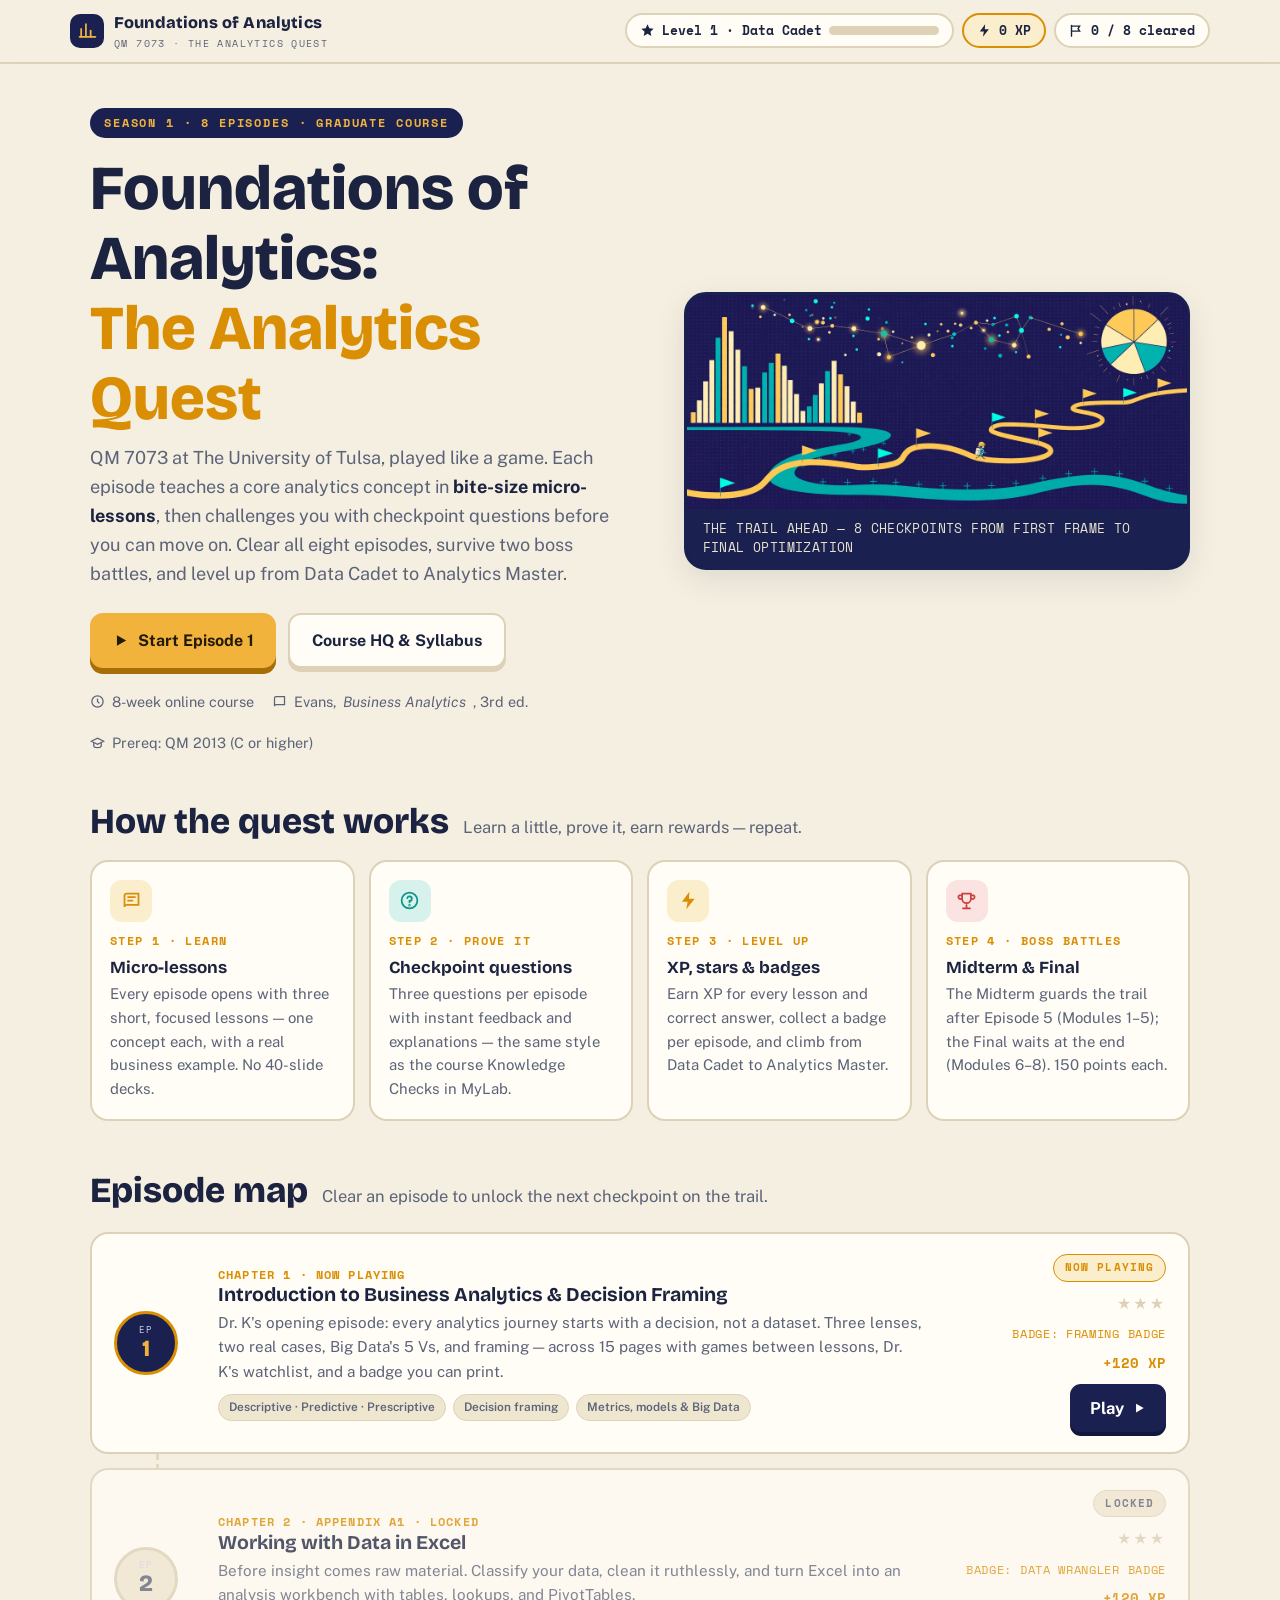
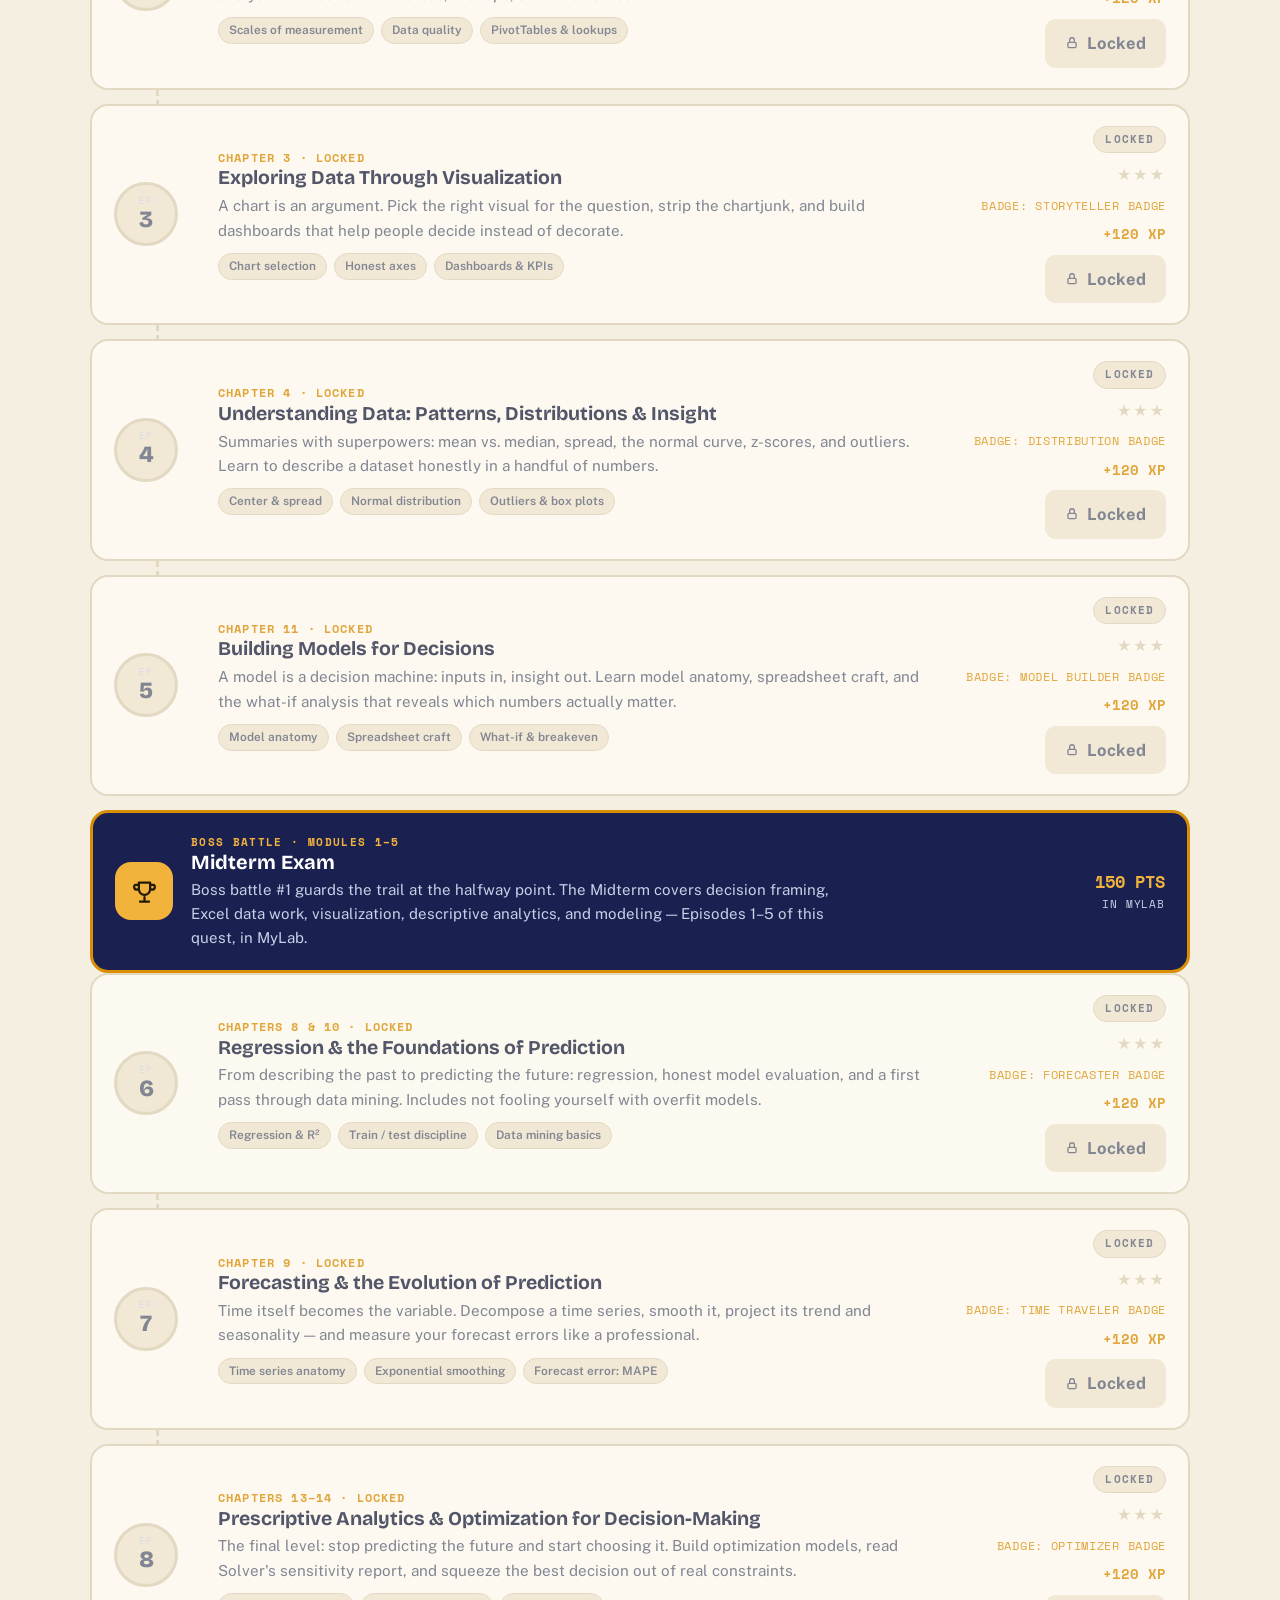
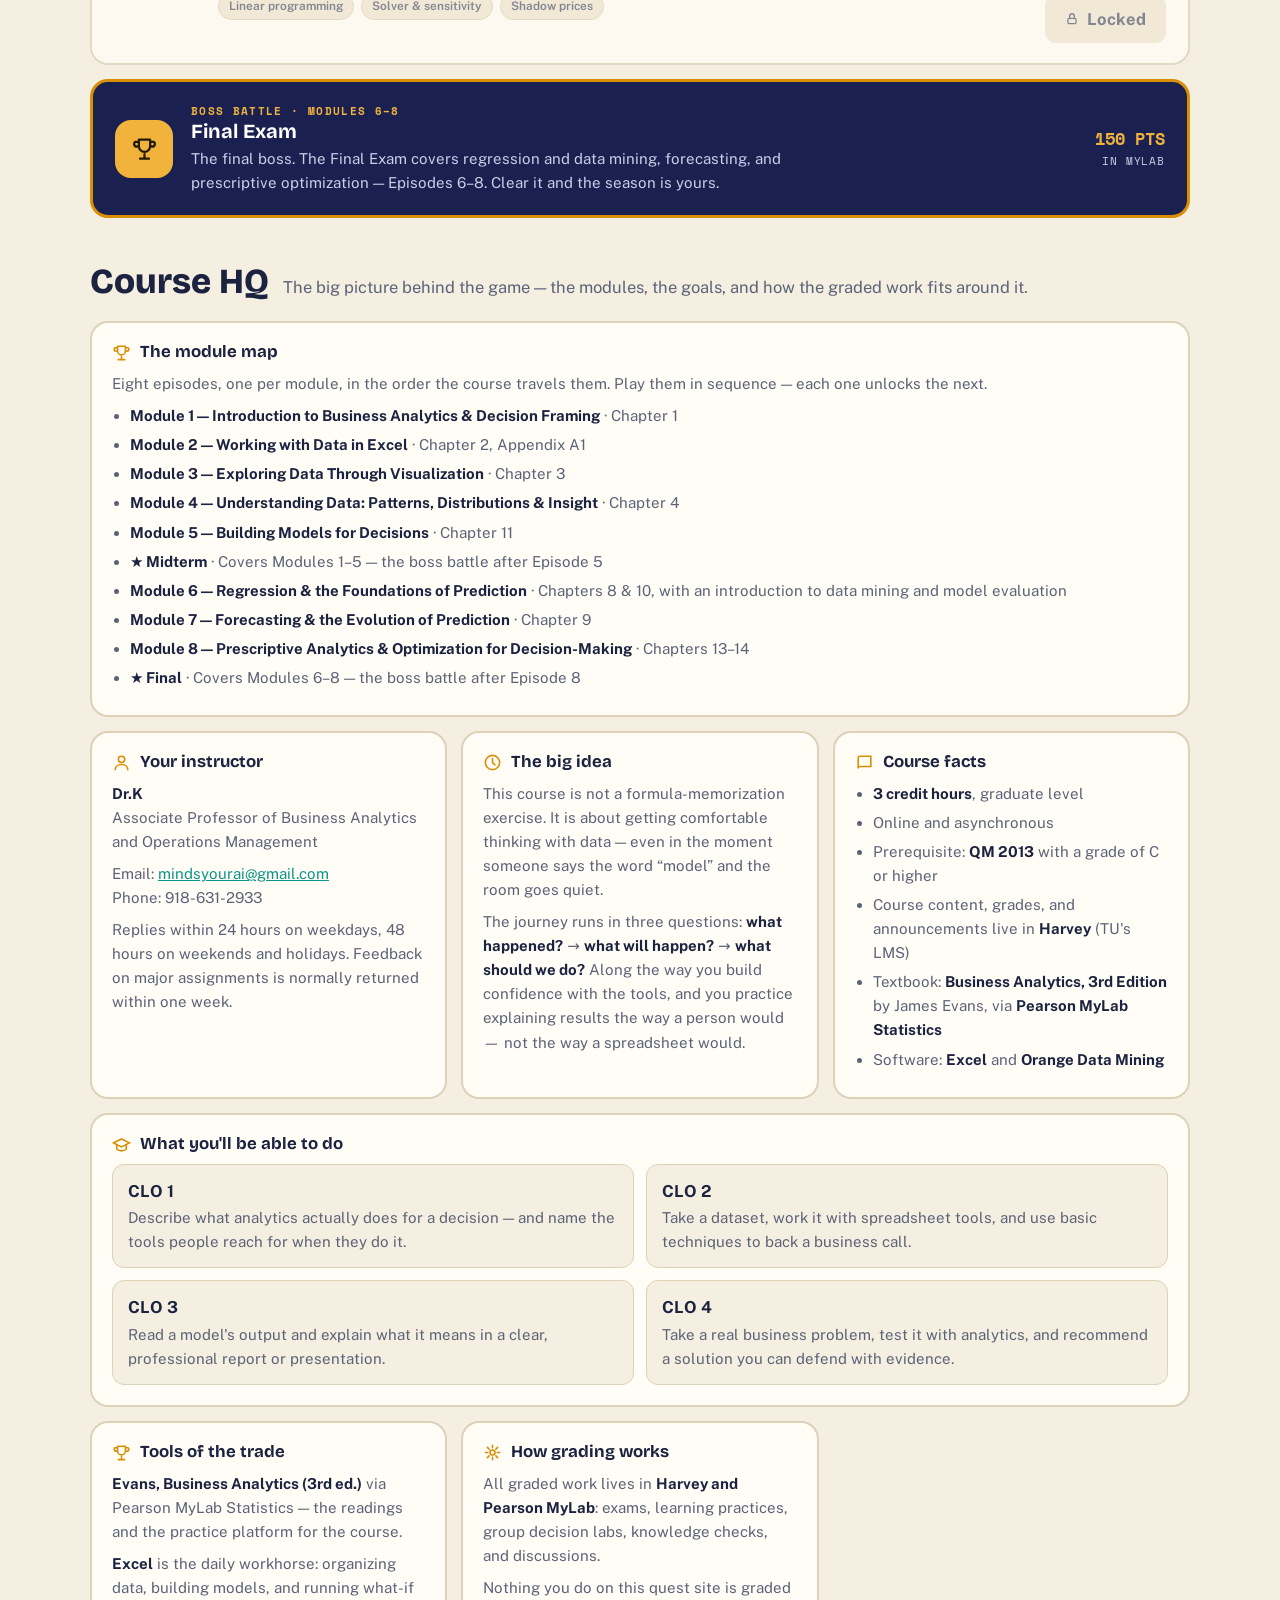
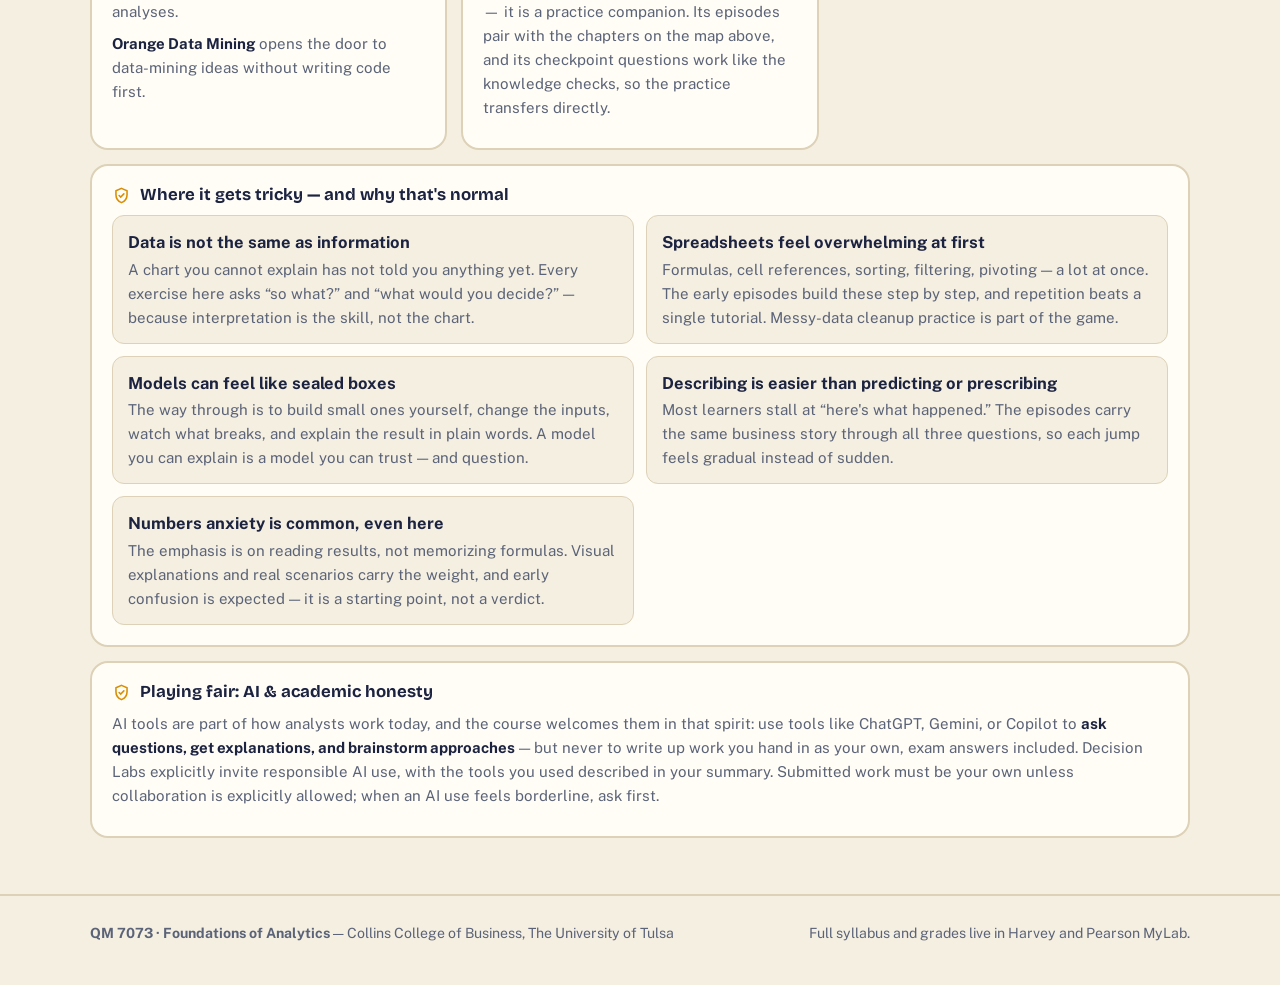
<file: foundations-of-analytics/index.html>
<!doctype html>
<html lang="en">
  <head>
    <meta charset="utf-8" />
    <meta name="viewport" content="width=device-width, initial-scale=1, viewport-fit=cover" />
    <meta name="color-scheme" content="light dark" />
    <link rel="icon" href="data:," />
    <title>Foundations of Analytics — The Analytics Quest | QM 7073</title>
    <link rel="preconnect" href="https://fonts.googleapis.com" />
    <link rel="preconnect" href="https://fonts.gstatic.com" crossorigin />
    <link href="https://fonts.googleapis.com/css2?family=Bricolage+Grotesque:opsz,wght@12..96,500;12..96,700;12..96,800&family=Public+Sans:wght@400;500;600;700&family=Space+Mono:wght@400;700&display=swap" rel="stylesheet" />
    <style>
      :root{
        --bg:#f5efe1;
        --bg-soft:#efe6d0;
        --surface:#fffdf6;
        --surface-2:#fdf6e3;
        --ink:#1c2340;
        --muted:#5b6378;
        --line:#ddd2b8;
        --navy:#1a2150;
        --navy-deep:#12173c;
        --gold:#d98e04;
        --gold-bright:#f2b33d;
        --gold-soft:#fbeecd;
        --teal:#0d9488;
        --teal-soft:#d7f2ec;
        --red:#cf3f3f;
        --red-soft:#fbe3e1;
        --green:#1d9e62;
        --green-soft:#dcf4e5;
        --shadow:0 10px 30px rgba(28,35,64,.10);
        --radius:18px;
      }
      @media (prefers-color-scheme: dark){
        :root{
          --bg:#0e1230;
          --bg-soft:#12173c;
          --surface:#181f4a;
          --surface-2:#1d2657;
          --ink:#f4edd9;
          --muted:#a9b0cc;
          --line:#2e3768;
          --navy:#232c66;
          --navy-deep:#0e1230;
          --gold:#f2b33d;
          --gold-bright:#ffc95e;
          --gold-soft:#33305e;
          --teal:#2dd4bf;
          --teal-soft:#173f42;
          --red:#f08080;
          --red-soft:#4a2438;
          --green:#4ade80;
          --green-soft:#1d4038;
          --shadow:0 10px 30px rgba(0,0,0,.35);
        }
      }
      *{box-sizing:border-box}
      html{scroll-behavior:smooth}
      body{
        margin:0;background:var(--bg);color:var(--ink);
        font-family:"Public Sans",system-ui,sans-serif;
        font-size:16.5px;line-height:1.6;
        -webkit-font-smoothing:antialiased;
      }
      h1,h2,h3,.display{font-family:"Bricolage Grotesque","Public Sans",sans-serif;line-height:1.12;margin:0}
      .mono{font-family:"Space Mono",monospace}
      .wrap{max-width:1140px;margin:0 auto;padding:0 20px}
      a{color:var(--teal)}
      button{font:inherit;cursor:pointer}
      :focus-visible{outline:3px solid var(--gold-bright);outline-offset:2px;border-radius:6px}

      /* ---------- HUD ---------- */
      .hud{
        position:sticky;top:0;z-index:50;
        background:color-mix(in srgb, var(--bg) 88%, transparent);
        backdrop-filter:blur(10px);
        border-bottom:2px solid var(--line);
      }
      .hud-inner{display:flex;align-items:center;gap:14px;padding:10px 0;flex-wrap:wrap}
      .hud-brand{display:flex;align-items:center;gap:10px;font-family:"Bricolage Grotesque",sans-serif;font-weight:800;font-size:1.02rem;letter-spacing:.01em}
      .hud-brand .crest{
        width:34px;height:34px;border-radius:10px;background:var(--navy);color:var(--gold-bright);
        display:grid;place-items:center;flex:none;
      }
      .hud-brand small{display:block;font-family:"Space Mono",monospace;font-weight:400;font-size:.62rem;letter-spacing:.14em;color:var(--muted);text-transform:uppercase}
      .hud-stats{margin-left:auto;display:flex;align-items:center;gap:8px;flex-wrap:wrap}
      .chip{
        display:inline-flex;align-items:center;gap:7px;
        background:var(--surface);border:2px solid var(--line);border-radius:999px;
        padding:5px 13px;font-family:"Space Mono",monospace;font-size:.82rem;font-weight:700;
      }
      .chip svg{flex:none}
      .chip.xp{border-color:var(--gold);background:var(--gold-soft)}
      .levelbar{width:110px;height:9px;border-radius:99px;background:var(--line);overflow:hidden}
      .levelbar i{display:block;height:100%;background:var(--gold-bright);border-radius:99px;transition:width .6s ease}

      /* ---------- Hero ---------- */
      .hero{padding:44px 0 10px}
      .hero-grid{display:grid;grid-template-columns:1.05fr .95fr;gap:34px;align-items:center}
      .kicker{
        display:inline-flex;align-items:center;gap:8px;
        font-family:"Space Mono",monospace;font-size:.72rem;font-weight:700;letter-spacing:.16em;text-transform:uppercase;
        background:var(--navy);color:var(--gold-bright);border-radius:999px;padding:6px 14px;
      }
      .hero h1{font-size:clamp(2.4rem,5.4vw,3.9rem);font-weight:800;margin:16px 0 6px}
      .hero h1 .quest{color:var(--gold)}
      .hero .sub{font-size:1.13rem;color:var(--muted);max-width:34rem;margin:10px 0 0}
      .hero .sub strong{color:var(--ink)}
      .hero-cta{display:flex;gap:12px;flex-wrap:wrap;margin-top:24px}
      .btn{
        display:inline-flex;align-items:center;gap:9px;border:none;border-radius:13px;
        padding:13px 22px;font-weight:700;font-size:1rem;text-decoration:none;
        transition:transform .15s ease, box-shadow .15s ease;
      }
      .btn:active{transform:translateY(1px)}
      .btn-gold{background:var(--gold-bright);color:#231a02;box-shadow:0 6px 0 #a86e06}
      .btn-gold:hover{transform:translateY(-2px);box-shadow:0 8px 0 #a86e06}
      .btn-ghost{background:var(--surface);color:var(--ink);border:2px solid var(--line);box-shadow:0 4px 0 var(--line)}
      .btn-ghost:hover{transform:translateY(-2px)}
      .hero-facts{display:flex;gap:18px;flex-wrap:wrap;margin-top:22px;font-size:.9rem;color:var(--muted)}
      .hero-facts span{display:inline-flex;gap:7px;align-items:center}
      .hero-art{
        border-radius:22px;overflow:hidden;border:3px solid var(--navy);
        box-shadow:var(--shadow);line-height:0;background:var(--navy-deep);
      }
      .hero-art img{width:100%;height:auto;display:block}
      .hero-art figcaption{
        line-height:1.45;background:var(--navy);color:#e9e2cd;font-size:.82rem;
        padding:10px 16px;font-family:"Space Mono",monospace;letter-spacing:.03em;
      }

      /* ---------- How it plays ---------- */
      .howto{padding:38px 0 6px}
      .howto-grid{display:grid;grid-template-columns:repeat(4,1fr);gap:14px;margin-top:18px}
      .how-card{
        background:var(--surface);border:2px solid var(--line);border-radius:var(--radius);
        padding:18px;position:relative;
      }
      .how-card .stepnum{
        font-family:"Space Mono",monospace;font-weight:700;font-size:.72rem;letter-spacing:.12em;
        color:var(--gold);text-transform:uppercase;
      }
      .how-card h3{font-size:1.06rem;margin:8px 0 5px}
      .how-card p{margin:0;color:var(--muted);font-size:.93rem}
      .how-card .ic{
        width:42px;height:42px;border-radius:12px;display:grid;place-items:center;margin-bottom:10px;
        background:var(--gold-soft);color:var(--gold);
      }
      .how-card:nth-child(2) .ic{background:var(--teal-soft);color:var(--teal)}
      .how-card:nth-child(3) .ic{background:var(--gold-soft);color:var(--gold)}
      .how-card:nth-child(4) .ic{background:var(--red-soft);color:var(--red)}

      .section-head{display:flex;align-items:baseline;gap:14px;flex-wrap:wrap;margin-top:44px}
      .section-head h2{font-size:clamp(1.6rem,3.4vw,2.2rem);font-weight:800}
      .section-head p{color:var(--muted);margin:0}

      /* ---------- Episode trail ---------- */
      .trail{margin-top:22px;display:flex;flex-direction:column;gap:0}
      .ep{
        display:grid;grid-template-columns:86px 1fr auto;gap:18px;align-items:center;
        background:var(--surface);border:2px solid var(--line);border-radius:var(--radius);
        padding:20px 22px;position:relative;
      }
      .ep + .ep{margin-top:14px}
      .ep::before{
        content:"";position:absolute;left:64px;top:-16px;height:16px;width:0;
        border-left:3px dashed var(--line);
      }
      .ep:first-child::before{display:none}
      .boss + .ep::before{display:none}
      .ep-medal{
        width:64px;height:64px;border-radius:50%;flex:none;
        display:grid;place-items:center;text-align:center;
        background:var(--navy);color:var(--gold-bright);
        font-family:"Bricolage Grotesque",sans-serif;font-weight:800;
        border:3px solid var(--gold);
      }
      .ep-medal small{display:block;font-family:"Space Mono",monospace;font-weight:400;font-size:.55rem;letter-spacing:.14em;color:#cfd4ea}
      .ep-medal .n{font-size:1.45rem;line-height:1}
      .ep.locked .ep-medal{background:var(--bg-soft);color:var(--muted);border-color:var(--line)}
      .ep.cleared .ep-medal{background:var(--teal);border-color:var(--teal);color:#fff}
      .ep-body h3{font-size:1.22rem;font-weight:700}
      .ep-body .chap{font-family:"Space Mono",monospace;font-size:.72rem;letter-spacing:.1em;text-transform:uppercase;color:var(--gold);font-weight:700}
      .ep-body p{margin:5px 0 0;color:var(--muted);font-size:.95rem;max-width:44rem}
      .ep-tags{display:flex;gap:7px;flex-wrap:wrap;margin-top:10px}
      .tag{
        font-size:.74rem;font-weight:600;background:var(--bg-soft);border:1.5px solid var(--line);
        border-radius:999px;padding:3px 10px;color:var(--muted);
      }
      .ep-side{display:flex;flex-direction:column;align-items:flex-end;gap:9px}
      .ep-xp{font-family:"Space Mono",monospace;font-weight:700;font-size:.85rem;color:var(--gold)}
      .stars{font-size:1rem;letter-spacing:2px;color:var(--line)}
      .stars .on{color:var(--gold-bright)}
      .btn-play{
        background:var(--navy);color:#fff;border:none;border-radius:11px;padding:11px 20px;
        font-weight:700;display:inline-flex;align-items:center;gap:8px;box-shadow:0 4px 0 var(--navy-deep);
      }
      .btn-play:hover{transform:translateY(-2px)}
      .btn-play:disabled{background:var(--bg-soft);color:var(--muted);box-shadow:none;cursor:not-allowed;transform:none}
      .ep.locked{opacity:.75}
      .status-pill{
        font-family:"Space Mono",monospace;font-size:.68rem;font-weight:700;letter-spacing:.1em;text-transform:uppercase;
        border-radius:999px;padding:4px 11px;
      }
      .status-pill.now{background:var(--gold-soft);color:var(--gold);border:1.5px solid var(--gold)}
      .status-pill.done{background:var(--teal-soft);color:var(--teal);border:1.5px solid var(--teal)}
      .status-pill.lock{background:var(--bg-soft);color:var(--muted);border:1.5px solid var(--line)}

      /* boss cards */
      .boss{
        margin-top:14px;border-radius:var(--radius);padding:20px 22px;
        background:var(--navy);color:#f2ead8;border:3px solid var(--gold);
        display:grid;grid-template-columns:auto 1fr auto;gap:18px;align-items:center;
      }
      .boss .bic{
        width:58px;height:58px;border-radius:16px;background:var(--gold-bright);color:#231a02;
        display:grid;place-items:center;flex:none;
      }
      .boss h3{font-size:1.25rem;color:#fff}
      .boss .chap{font-family:"Space Mono",monospace;font-size:.7rem;letter-spacing:.12em;text-transform:uppercase;color:var(--gold-bright);font-weight:700}
      .boss p{margin:4px 0 0;color:#c9cfe6;font-size:.94rem;max-width:40rem}
      .boss .pts{font-family:"Space Mono",monospace;font-weight:700;text-align:right;color:var(--gold-bright);font-size:1.05rem;white-space:nowrap}
      .boss .pts small{display:block;color:#c9cfe6;font-weight:400;font-size:.68rem;letter-spacing:.08em}

      /* ---------- Player ---------- */
      #player{display:none;padding:34px 0 60px}
      #player.open{display:block}
      .player-shell{max-width:820px;margin:0 auto}
      .player-top{display:flex;align-items:center;gap:14px;flex-wrap:wrap}
      .player-top .chap{font-family:"Space Mono",monospace;font-size:.72rem;letter-spacing:.12em;text-transform:uppercase;color:var(--gold);font-weight:700}
      .player-top h2{font-size:clamp(1.5rem,3.4vw,2.1rem);font-weight:800}
      .btn-exit{
        margin-left:auto;background:var(--surface);border:2px solid var(--line);color:var(--ink);
        border-radius:11px;padding:9px 16px;font-weight:700;display:inline-flex;gap:7px;align-items:center;
      }
      .dots{display:flex;gap:7px;margin:20px 0 6px;flex-wrap:wrap}
      .dot{height:10px;flex:1;min-width:26px;border-radius:99px;background:var(--line)}
      .dot.done{background:var(--teal)}
      .dot.now{background:var(--gold-bright)}
      .phase-label{font-family:"Space Mono",monospace;font-size:.74rem;letter-spacing:.12em;text-transform:uppercase;color:var(--muted);font-weight:700}
      .stage{
        margin-top:14px;background:var(--surface);border:2px solid var(--line);border-radius:22px;
        padding:30px;box-shadow:var(--shadow);
      }
      .stage .lesson-kicker{display:inline-flex;gap:8px;align-items:center;background:var(--teal-soft);color:var(--teal);font-weight:700;font-size:.78rem;border-radius:999px;padding:5px 13px;letter-spacing:.04em}
      .stage .quiz-kicker{display:inline-flex;gap:8px;align-items:center;background:var(--gold-soft);color:var(--gold);font-weight:700;font-size:.78rem;border-radius:999px;padding:5px 13px;letter-spacing:.04em}
      .stage h3{font-size:1.55rem;font-weight:800;margin:14px 0 10px}
      .stage p{margin:0 0 12px}
      .stage p:last-of-type{margin-bottom:0}
      .powerup{
        margin-top:18px;border-radius:14px;padding:15px 17px;background:var(--surface-2);
        border:2px dashed var(--gold);font-size:.95rem;
      }
      .powerup strong{color:var(--gold);font-family:"Space Mono",monospace;font-size:.72rem;letter-spacing:.12em;text-transform:uppercase;display:block;margin-bottom:4px}
      .stage-actions{display:flex;gap:12px;margin-top:24px;flex-wrap:wrap;align-items:center}
      .stage-actions .spacer{flex:1}
      .xp-pop{font-family:"Space Mono",monospace;font-weight:700;color:var(--gold);font-size:.95rem}
      .opts{display:grid;gap:11px;margin-top:18px}
      .opt{
        text-align:left;background:var(--bg);border:2px solid var(--line);border-radius:14px;
        padding:15px 17px;font-size:1rem;display:flex;gap:12px;align-items:flex-start;width:100%;
        transition:border-color .12s ease, background .12s ease;color:var(--ink);
      }
      .opt:hover:not(:disabled){border-color:var(--gold)}
      .opt .letter{
        font-family:"Space Mono",monospace;font-weight:700;flex:none;width:27px;height:27px;border-radius:8px;
        background:var(--surface);border:2px solid var(--line);display:grid;place-items:center;font-size:.85rem;
      }
      .opt.correct{border-color:var(--green);background:var(--green-soft)}
      .opt.correct .letter{background:var(--green);border-color:var(--green);color:#fff}
      .opt.wrong{border-color:var(--red);background:var(--red-soft)}
      .opt.wrong .letter{background:var(--red);border-color:var(--red);color:#fff}
      .opt:disabled{cursor:default;opacity:1}
      .opt.dim{opacity:.55}
      .feedback{
        display:none;margin-top:18px;border-radius:14px;padding:15px 17px;font-size:.96rem;
      }
      .feedback.show{display:block}
      .feedback.good{background:var(--green-soft);border:2px solid var(--green)}
      .feedback.bad{background:var(--red-soft);border:2px solid var(--red)}
      .feedback strong{display:block;margin-bottom:3px}
      /* results */
      .results{text-align:center;padding:8px 0}
      .results .big-stars{font-size:2.6rem;letter-spacing:8px;color:var(--line);margin:8px 0 2px}
      .results .big-stars .on{color:var(--gold-bright)}
      .results h3{font-size:1.9rem}
      .badge-earned{
        display:inline-flex;align-items:center;gap:10px;margin-top:16px;
        background:var(--navy);color:var(--gold-bright);border-radius:999px;padding:10px 20px;
        font-weight:700;border:2px solid var(--gold);
      }
      .score-line{font-family:"Space Mono",monospace;color:var(--muted);margin-top:10px}
      .confetti{position:fixed;inset:0;pointer-events:none;z-index:99;overflow:hidden}
      .confetti i{position:absolute;top:-14px;width:10px;height:14px;border-radius:2px;animation:fall linear forwards}
      @keyframes fall{to{transform:translateY(105vh) rotate(720deg)}}
      @media (prefers-reduced-motion: reduce){
        .confetti{display:none}
        html{scroll-behavior:auto}
        *{transition:none !important;animation:none !important}
      }

      /* ---------- HQ / syllabus ---------- */
      .hq-grid{display:grid;grid-template-columns:repeat(3,1fr);gap:14px;margin-top:20px}
      .hq-card{background:var(--surface);border:2px solid var(--line);border-radius:var(--radius);padding:20px}
      .hq-card h3{font-size:1.05rem;margin:0 0 10px;display:flex;gap:9px;align-items:center}
      .hq-card h3 .ic{color:var(--gold);display:grid;place-items:center}
      .hq-card p,.hq-card li{font-size:.94rem;color:var(--muted)}
      .hq-card p{margin:0 0 8px}
      .hq-card ul{margin:0;padding-left:18px}
      .hq-card li{margin-bottom:5px}
      .hq-card strong{color:var(--ink)}
      table.grades{width:100%;border-collapse:collapse;font-size:.95rem}
      table.grades th,table.grades td{padding:9px 10px;text-align:left;border-bottom:1.5px solid var(--line)}
      table.grades th{font-family:"Space Mono",monospace;font-size:.7rem;letter-spacing:.1em;text-transform:uppercase;color:var(--muted)}
      table.grades td.num,table.grades th.num{text-align:right;font-family:"Space Mono",monospace}
      table.grades tr.total td{font-weight:700;border-bottom:none;color:var(--ink)}
      .scale-row{display:flex;gap:8px;flex-wrap:wrap;margin-top:12px}
      .scale-row span{font-family:"Space Mono",monospace;font-size:.8rem;font-weight:700;background:var(--bg-soft);border:1.5px solid var(--line);border-radius:9px;padding:5px 11px}
      .wide-card{grid-column:1/-1}
      .assign-grid{display:grid;grid-template-columns:repeat(2,1fr);gap:12px}
      .assign-grid div{background:var(--bg);border:1.5px solid var(--line);border-radius:12px;padding:13px 15px}
      .assign-grid strong{display:block;color:var(--ink);margin-bottom:2px}
      .assign-grid p{margin:0}

      footer{margin-top:56px;border-top:2px solid var(--line);padding:26px 0 40px;color:var(--muted);font-size:.88rem}
      footer .wrap{display:flex;gap:14px;flex-wrap:wrap;justify-content:space-between}

      @media (max-width:960px){
        .hero-grid{grid-template-columns:1fr}
        .howto-grid{grid-template-columns:repeat(2,1fr)}
        .hq-grid{grid-template-columns:1fr 1fr}
      }
      @media (max-width:640px){
        body{font-size:16px}
        .howto-grid{grid-template-columns:1fr}
        .hq-grid{grid-template-columns:1fr}
        .assign-grid{grid-template-columns:1fr}
        .ep{grid-template-columns:60px 1fr;padding:16px}
        .ep::before{left:45px}
        .ep-medal{width:48px;height:48px}
        .ep-medal .n{font-size:1.1rem}
        .ep-side{grid-column:2;flex-direction:row;align-items:center;justify-content:space-between;width:100%}
        .boss{grid-template-columns:1fr}
        .boss .pts{text-align:left}
        .stage{padding:22px 18px}
        .levelbar{display:none}
        table.grades th:nth-child(2),table.grades td:nth-child(2){display:none}
      }

      /* ---------- Episode 1 fun pass: Dr. K, pages, games, badges, certificate ---------- */
      .drk-intro{background:var(--gold-soft);border:2px solid var(--gold);border-radius:var(--radius);padding:16px 18px;margin-bottom:18px}
      .drk-intro strong{display:block;color:var(--gold);font-family:"Space Mono",monospace;font-size:.72rem;letter-spacing:.12em;text-transform:uppercase;margin-bottom:6px}
      .drk-outro{background:var(--teal-soft);border:2px solid var(--teal);border-radius:var(--radius);padding:16px 18px;margin-top:20px;text-align:left}
      .drk-aside{border-left:4px solid var(--gold);background:var(--gold-soft);padding:12px 16px;border-radius:0 12px 12px 0;font-style:italic;margin-top:14px}
      .viz{margin-top:16px}
      .viz-flow{display:flex;gap:8px;flex-wrap:wrap;align-items:center}
      .viz-step{background:var(--bg-soft);border:2px solid var(--line);border-radius:12px;padding:9px 14px;font-weight:700}
      .viz-arrow{color:var(--gold);font-weight:700}
      .viz-cards{display:grid;grid-template-columns:repeat(3,1fr);gap:10px}
      .viz-card{background:var(--surface);border:2px solid var(--line);border-radius:12px;padding:13px 14px}
      .viz-card b{display:block;margin-bottom:3px}
      .viz-card span{color:var(--muted);font-size:.9rem}
      .viz-vs{display:flex;gap:8px;flex-wrap:wrap}
      .viz-v{background:var(--surface);border:2px solid var(--line);border-radius:999px;padding:8px 14px;font-weight:700}
      .viz-v span{display:block;font-weight:400;color:var(--muted);font-size:.8rem}
      .viz-v.gold{border-color:var(--gold);background:var(--gold-soft)}
      .viz-sent{background:var(--surface);border:2px dashed var(--gold);border-radius:12px;padding:14px 16px}
      .game{margin-top:20px;background:var(--bg-soft);border:2px solid var(--line);border-radius:var(--radius);padding:18px}
      .game h4{margin:0 0 6px}
      .game .gintro{color:var(--muted);margin:0 0 14px}
      .gitem{display:flex;gap:8px;flex-wrap:wrap;align-items:center;background:var(--surface);border:1.5px solid var(--line);border-radius:12px;padding:10px 12px;margin-bottom:10px}
      .gitem>span:first-child{flex:1;min-width:200px}
      .gbtn{background:var(--surface);border:2px solid var(--line);border-radius:999px;padding:6px 13px;font-weight:700;cursor:pointer}
      .gbtn:hover{border-color:var(--gold)}
      .gbtn.sel{background:var(--gold);color:#231a02;border-color:var(--gold)}
      .gbtn:disabled{cursor:default;opacity:1}
      .gitem.ok{border-color:var(--green);background:var(--green-soft)}
      .gitem.no{border-color:var(--red)}
      .gwhy{font-size:.9rem;color:var(--muted);width:100%}
      .ggroup{margin-bottom:12px}
      .ggroup>strong{display:block;margin-bottom:6px}
      .ggroup.ok>strong{color:var(--green)}
      .gdone{background:var(--green-soft);border:2px solid var(--green);border-radius:12px;padding:12px 14px;margin-top:12px;font-weight:700}
      .badge-shelf{display:flex;gap:10px;flex-wrap:wrap;justify-content:center;margin-top:16px}
      .badge-chip{background:var(--surface);border:2px solid var(--line);border-radius:999px;padding:8px 16px;font-weight:700}
      .badge-chip.got{border-color:var(--gold);background:var(--gold-soft)}
      .badge-chip.miss{opacity:.55}
      .badge-chip small{display:block;font-weight:400;color:var(--muted);font-size:.75rem}
      .cert-row{margin-top:18px;display:flex;gap:10px;flex-wrap:wrap;justify-content:center;align-items:center}
      .cert-row label{font-weight:700}
      .cert-row input{padding:9px 12px;border:2px solid var(--line);border-radius:10px;font-size:1rem;max-width:280px;width:100%}
      .shelf{text-align:left;max-width:640px;margin:22px auto 0;background:var(--surface);border:2px solid var(--line);border-radius:var(--radius);padding:18px 20px}
      .shelf h4{margin:0 0 4px}
      .shelf .snote{color:var(--muted);font-size:.9rem;margin:0 0 6px}
      .shelf a{display:block;text-decoration:none;color:var(--ink);border-top:1.5px solid var(--line);padding:10px 0}
      .shelf a:hover{color:var(--gold)}
      .shelf a b{display:block}
      .shelf a span{color:var(--muted);font-size:.88rem}
      .shelf .kind{font-family:"Space Mono",monospace;font-size:.68rem;letter-spacing:.1em;text-transform:uppercase;color:var(--gold)}
      .ep-badge{font-family:"Space Mono",monospace;font-size:.72rem;color:var(--gold);letter-spacing:.06em;text-transform:uppercase}
      #cert-overlay{display:none;position:fixed;inset:0;background:rgba(0,0,0,.55);z-index:200;overflow:auto;padding:24px}
      #cert-overlay.open{display:block}
      .cert{background:#fff;color:#111;max-width:720px;margin:24px auto;padding:44px 48px;border-radius:8px;text-align:center}
      .cert .c-kicker{font-family:"Space Mono",monospace;font-size:.72rem;letter-spacing:.14em;text-transform:uppercase;color:#666}
      .cert h2{font-size:2rem;margin:10px 0}
      .cert .c-name{font-size:1.6rem;font-weight:700;margin:8px 0}
      .cert .c-badge{display:inline-block;border:3px solid #b8860b;color:#7a5b00;border-radius:999px;padding:8px 22px;font-weight:700;margin:12px 0}
      .cert .sig{margin-top:30px;border-top:2px solid #111;padding-top:10px}
      .cert .c-foot{color:#666;font-size:.85rem;margin-top:18px}
      .cert-actions{display:flex;gap:10px;justify-content:center;margin-top:16px}
      @media print{
        body *{visibility:hidden}
        #cert-overlay,#cert-overlay *{visibility:visible}
        #cert-overlay{position:absolute;inset:0;background:#fff;padding:0}
        .cert{margin:0;max-width:none;box-shadow:none}
        .cert-actions{display:none !important}
      }
    </style>
  </head>
  <body>
    <!-- ================= HUD ================= -->
    <header class="hud">
      <div class="wrap hud-inner">
        <div class="hud-brand">
          <span class="crest" aria-hidden="true">
            <svg width="19" height="19" viewBox="0 0 24 24" fill="none" stroke="currentColor" stroke-width="2.2" stroke-linecap="round"><path d="M4 20V10"/><path d="M10 20V4"/><path d="M16 20v-8"/><path d="M22 20H2"/></svg>
          </span>
          <span>Foundations of Analytics<small>QM 7073 · The Analytics Quest</small></span>
        </div>
        <div class="hud-stats" aria-label="Your progress">
          <span class="chip" title="Your level">
            <svg width="15" height="15" viewBox="0 0 24 24" fill="currentColor" aria-hidden="true"><path d="M12 2l2.9 6.3 6.9.8-5.1 4.7 1.4 6.8L12 17.2 5.9 20.6l1.4-6.8L2.2 9.1l6.9-.8z"/></svg>
            <span id="hud-level">Level 1 · Data Cadet</span>
            <span class="levelbar" aria-hidden="true"><i id="hud-levelbar" style="width:0%"></i></span>
          </span>
          <span class="chip xp" title="Experience points">
            <svg width="15" height="15" viewBox="0 0 24 24" fill="currentColor" aria-hidden="true"><path d="M13 2L4.5 13.5H11L9.5 22 19 10h-6.5z"/></svg>
            <span id="hud-xp">0 XP</span>
          </span>
          <span class="chip" title="Episodes cleared">
            <svg width="15" height="15" viewBox="0 0 24 24" fill="none" stroke="currentColor" stroke-width="2.2" stroke-linecap="round" aria-hidden="true"><path d="M4 21V4"/><path d="M4 5h13l-2.5 4L17 13H4"/></svg>
            <span id="hud-cleared">0 / 8 cleared</span>
          </span>
        </div>
      </div>
    </header>

    <main id="home">
      <!-- ================= HERO ================= -->
      <section class="hero">
        <div class="wrap hero-grid">
          <div>
            <span class="kicker">Season 1 · 8 Episodes · Graduate Course</span>
            <h1>Foundations of Analytics:<br /><span class="quest">The Analytics Quest</span></h1>
            <p class="sub">QM 7073 at The University of Tulsa, played like a game. Each episode teaches a core analytics concept in <strong>bite-size micro-lessons</strong>, then challenges you with checkpoint questions before you can move on. Clear all eight episodes, survive two boss battles, and level up from Data Cadet to Analytics Master.</p>
            <div class="hero-cta">
              <button class="btn btn-gold" id="btn-start" type="button">
                <svg width="17" height="17" viewBox="0 0 24 24" fill="currentColor" aria-hidden="true"><path d="M7 4.5v15l13-7.5z"/></svg>
                <span id="btn-start-label">Start Episode 1</span>
              </button>
              <a class="btn btn-ghost" href="#hq">Course HQ &amp; Syllabus</a>
            </div>
            <div class="hero-facts">
              <span><svg width="15" height="15" viewBox="0 0 24 24" fill="none" stroke="currentColor" stroke-width="2" aria-hidden="true"><circle cx="12" cy="12" r="9"/><path d="M12 7v5l3 3"/></svg> 8-week online course</span>
              <span><svg width="15" height="15" viewBox="0 0 24 24" fill="none" stroke="currentColor" stroke-width="2" aria-hidden="true"><path d="M4 19.5A2.5 2.5 0 016.5 17H20V4H6.5A2.5 2.5 0 004 6.5z"/></svg> Evans, <em>Business Analytics</em>, 3rd ed.</span>
              <span><svg width="15" height="15" viewBox="0 0 24 24" fill="none" stroke="currentColor" stroke-width="2" aria-hidden="true"><path d="M22 10L12 5 2 10l10 5 10-5z"/><path d="M6 12v5c0 1.5 3 3 6 3s6-1.5 6-3v-5"/></svg> Prereq: QM 2013 (C or higher)</span>
            </div>
          </div>
          <figure class="hero-art" style="margin:0">
            <img src="assets/quest-map.webp" alt="Illustrated quest map: a golden trail winding past bar-chart mountains and a scatter-plot constellation toward a pie-chart sun, with eight checkpoint flags for the eight episodes" width="2352" height="1008" />
            <figcaption>THE TRAIL AHEAD — 8 CHECKPOINTS FROM FIRST FRAME TO FINAL OPTIMIZATION</figcaption>
          </figure>
        </div>
      </section>

      <!-- ================= HOW IT PLAYS ================= -->
      <section class="howto">
        <div class="wrap">
          <div class="section-head" style="margin-top:0">
            <h2>How the quest works</h2>
            <p>Learn a little, prove it, earn rewards — repeat.</p>
          </div>
          <div class="howto-grid">
            <div class="how-card">
              <div class="ic"><svg width="21" height="21" viewBox="0 0 24 24" fill="none" stroke="currentColor" stroke-width="2" stroke-linecap="round" aria-hidden="true"><path d="M4 19.5A2.5 2.5 0 016.5 17H20V4H6.5A2.5 2.5 0 004 6.5z"/><path d="M8 8h8M8 12h5"/></svg></div>
              <div class="stepnum">Step 1 · Learn</div>
              <h3>Micro-lessons</h3>
              <p>Every episode opens with three short, focused lessons — one concept each, with a real business example. No 40-slide decks.</p>
            </div>
            <div class="how-card">
              <div class="ic"><svg width="21" height="21" viewBox="0 0 24 24" fill="none" stroke="currentColor" stroke-width="2" stroke-linecap="round" aria-hidden="true"><circle cx="12" cy="12" r="9"/><path d="M9.5 9.3A2.6 2.6 0 1112 12.5V14"/><circle cx="12" cy="17.4" r=".4" fill="currentColor"/></svg></div>
              <div class="stepnum">Step 2 · Prove it</div>
              <h3>Checkpoint questions</h3>
              <p>Three questions per episode with instant feedback and explanations — the same style as the course Knowledge Checks in MyLab.</p>
            </div>
            <div class="how-card">
              <div class="ic"><svg width="21" height="21" viewBox="0 0 24 24" fill="currentColor" aria-hidden="true"><path d="M13 2L4.5 13.5H11L9.5 22 19 10h-6.5z"/></svg></div>
              <div class="stepnum">Step 3 · Level up</div>
              <h3>XP, stars &amp; badges</h3>
              <p>Earn XP for every lesson and correct answer, collect a badge per episode, and climb from Data Cadet to Analytics Master.</p>
            </div>
            <div class="how-card">
              <div class="ic"><svg width="21" height="21" viewBox="0 0 24 24" fill="none" stroke="currentColor" stroke-width="2" stroke-linecap="round" stroke-linejoin="round" aria-hidden="true"><path d="M8 21h8M12 17v4M7 4h10v6a5 5 0 01-10 0z"/><path d="M7 6H4a2 2 0 002 4h1M17 6h3a2 2 0 01-2 4h-1"/></svg></div>
              <div class="stepnum">Step 4 · Boss battles</div>
              <h3>Midterm &amp; Final</h3>
              <p>The Midterm guards the trail after Episode 5 (Modules 1–5); the Final waits at the end (Modules 6–8). 150 points each.</p>
            </div>
          </div>
        </div>
      </section>

      <!-- ================= EPISODE MAP ================= -->
      <section>
        <div class="wrap">
          <div class="section-head">
            <h2>Episode map</h2>
            <p>Clear an episode to unlock the next checkpoint on the trail.</p>
          </div>
          <div class="trail" id="trail"></div>
        </div>
      </section>

      <!-- ================= COURSE HQ ================= -->
      <section id="hq">
        <div class="wrap">
          <div class="section-head">
            <h2>Course HQ</h2>
            <p>The big picture behind the game — the modules, the goals, and how the graded work fits around it.</p>
          </div>
          <div class="hq-grid">
            <div class="hq-card wide-card">
              <h3><span class="ic"><svg width="19" height="19" viewBox="0 0 24 24" fill="none" stroke="currentColor" stroke-width="2" stroke-linecap="round" stroke-linejoin="round" aria-hidden="true"><path d="M8 21h8M12 17v4M7 4h10v6a5 5 0 01-10 0z"/><path d="M7 6H4a2 2 0 002 4h1M17 6h3a2 2 0 01-2 4h-1"/></svg></span>The module map</h3>
              <p>Eight episodes, one per module, in the order the course travels them. Play them in sequence — each one unlocks the next.</p>
              <ul>
                <li><strong>Module 1 — Introduction to Business Analytics &amp; Decision Framing</strong> · Chapter 1</li>
                <li><strong>Module 2 — Working with Data in Excel</strong> · Chapter 2, Appendix A1</li>
                <li><strong>Module 3 — Exploring Data Through Visualization</strong> · Chapter 3</li>
                <li><strong>Module 4 — Understanding Data: Patterns, Distributions &amp; Insight</strong> · Chapter 4</li>
                <li><strong>Module 5 — Building Models for Decisions</strong> · Chapter 11</li>
                <li><strong>★ Midterm</strong> · Covers Modules 1–5 — the boss battle after Episode 5</li>
                <li><strong>Module 6 — Regression &amp; the Foundations of Prediction</strong> · Chapters 8 &amp; 10, with an introduction to data mining and model evaluation</li>
                <li><strong>Module 7 — Forecasting &amp; the Evolution of Prediction</strong> · Chapter 9</li>
                <li><strong>Module 8 — Prescriptive Analytics &amp; Optimization for Decision-Making</strong> · Chapters 13–14</li>
                <li><strong>★ Final</strong> · Covers Modules 6–8 — the boss battle after Episode 8</li>
              </ul>
            </div>
            <div class="hq-card">
              <h3><span class="ic"><svg width="19" height="19" viewBox="0 0 24 24" fill="none" stroke="currentColor" stroke-width="2" stroke-linecap="round" aria-hidden="true"><circle cx="12" cy="8" r="4"/><path d="M4 21c0-4 3.6-6.5 8-6.5s8 2.5 8 6.5"/></svg></span>Your instructor</h3>
              <p><strong>Dr.K</strong><br />Associate Professor of Business Analytics and Operations Management</p>
              <p>Email: <a href="mailto:mindsyourai@gmail.com">mindsyourai@gmail.com</a><br />Phone: 918-631-2933</p>
              <p>Replies within 24 hours on weekdays, 48 hours on weekends and holidays. Feedback on major assignments is normally returned within one week.</p>
            </div>
            <div class="hq-card">
              <h3><span class="ic"><svg width="19" height="19" viewBox="0 0 24 24" fill="none" stroke="currentColor" stroke-width="2" stroke-linecap="round" aria-hidden="true"><circle cx="12" cy="12" r="9"/><path d="M12 7v5l3 3"/></svg></span>The big idea</h3>
              <p>This course is not a formula-memorization exercise. It is about getting comfortable thinking with data — even in the moment someone says the word “model” and the room goes quiet.</p>
              <p>The journey runs in three questions: <strong>what happened?</strong> → <strong>what will happen?</strong> → <strong>what should we do?</strong> Along the way you build confidence with the tools, and you practice explaining results the way a person would — not the way a spreadsheet would.</p>
            </div>
            <div class="hq-card">
              <h3><span class="ic"><svg width="19" height="19" viewBox="0 0 24 24" fill="none" stroke="currentColor" stroke-width="2" stroke-linecap="round" aria-hidden="true"><path d="M4 19.5A2.5 2.5 0 016.5 17H20V4H6.5A2.5 2.5 0 004 6.5z"/></svg></span>Course facts</h3>
              <ul>
                <li><strong>3 credit hours</strong>, graduate level</li>
                <li>Online and asynchronous</li>
                <li>Prerequisite: <strong>QM 2013</strong> with a grade of C or higher</li>
                <li>Course content, grades, and announcements live in <strong>Harvey</strong> (TU's LMS)</li>
                <li>Textbook: <strong>Business Analytics, 3rd Edition</strong> by James Evans, via <strong>Pearson MyLab Statistics</strong></li>
                <li>Software: <strong>Excel</strong> and <strong>Orange Data Mining</strong></li>
              </ul>
            </div>
            <div class="hq-card wide-card">
              <h3><span class="ic"><svg width="19" height="19" viewBox="0 0 24 24" fill="none" stroke="currentColor" stroke-width="2" stroke-linecap="round" aria-hidden="true"><path d="M22 10L12 5 2 10l10 5 10-5z"/><path d="M6 12v5c0 1.5 3 3 6 3s6-1.5 6-3v-5"/></svg></span>What you'll be able to do</h3>
              <div class="assign-grid">
                <div><strong>CLO 1</strong><p>Describe what analytics actually does for a decision — and name the tools people reach for when they do it.</p></div>
                <div><strong>CLO 2</strong><p>Take a dataset, work it with spreadsheet tools, and use basic techniques to back a business call.</p></div>
                <div><strong>CLO 3</strong><p>Read a model's output and explain what it means in a clear, professional report or presentation.</p></div>
                <div><strong>CLO 4</strong><p>Take a real business problem, test it with analytics, and recommend a solution you can defend with evidence.</p></div>
              </div>
            </div>
            <div class="hq-card">
              <h3><span class="ic"><svg width="19" height="19" viewBox="0 0 24 24" fill="none" stroke="currentColor" stroke-width="2" stroke-linecap="round" stroke-linejoin="round" aria-hidden="true"><path d="M8 21h8M12 17v4M7 4h10v6a5 5 0 01-10 0z"/><path d="M7 6H4a2 2 0 002 4h1M17 6h3a2 2 0 01-2 4h-1"/></svg></span>Tools of the trade</h3>
              <p><strong>Evans, Business Analytics (3rd ed.)</strong> via Pearson MyLab Statistics — the readings and the practice platform for the course.</p>
              <p><strong>Excel</strong> is the daily workhorse: organizing data, building models, and running what-if analyses.</p>
              <p><strong>Orange Data Mining</strong> opens the door to data-mining ideas without writing code first.</p>
            </div>
            <div class="hq-card">
              <h3><span class="ic"><svg width="19" height="19" viewBox="0 0 24 24" fill="none" stroke="currentColor" stroke-width="2" stroke-linecap="round" aria-hidden="true"><path d="M12 3v3M12 18v3M3 12h3M18 12h3M5.6 5.6l2.1 2.1M16.3 16.3l2.1 2.1M18.4 5.6l-2.1 2.1M7.7 16.3l-2.1 2.1"/><circle cx="12" cy="12" r="3.2"/></svg></span>How grading works</h3>
              <p>All graded work lives in <strong>Harvey and Pearson MyLab</strong>: exams, learning practices, group decision labs, knowledge checks, and discussions.</p>
              <p>Nothing you do on this quest site is graded — it is a practice companion. Its episodes pair with the chapters on the map above, and its checkpoint questions work like the knowledge checks, so the practice transfers directly.</p>
            </div>
            <div class="hq-card wide-card">
              <h3><span class="ic"><svg width="19" height="19" viewBox="0 0 24 24" fill="none" stroke="currentColor" stroke-width="2" stroke-linecap="round" aria-hidden="true"><path d="M9 12l2 2 4-4"/><path d="M12 3l7 3v5c0 5-3.2 8.4-7 10-3.8-1.6-7-5-7-10V6z"/></svg></span>Where it gets tricky — and why that's normal</h3>
              <div class="assign-grid">
                <div><strong>Data is not the same as information</strong><p>A chart you cannot explain has not told you anything yet. Every exercise here asks “so what?” and “what would you decide?” — because interpretation is the skill, not the chart.</p></div>
                <div><strong>Spreadsheets feel overwhelming at first</strong><p>Formulas, cell references, sorting, filtering, pivoting — a lot at once. The early episodes build these step by step, and repetition beats a single tutorial. Messy-data cleanup practice is part of the game.</p></div>
                <div><strong>Models can feel like sealed boxes</strong><p>The way through is to build small ones yourself, change the inputs, watch what breaks, and explain the result in plain words. A model you can explain is a model you can trust — and question.</p></div>
                <div><strong>Describing is easier than predicting or prescribing</strong><p>Most learners stall at “here's what happened.” The episodes carry the same business story through all three questions, so each jump feels gradual instead of sudden.</p></div>
                <div><strong>Numbers anxiety is common, even here</strong><p>The emphasis is on reading results, not memorizing formulas. Visual explanations and real scenarios carry the weight, and early confusion is expected — it is a starting point, not a verdict.</p></div>
              </div>
            </div>
            <div class="hq-card wide-card">
              <h3><span class="ic"><svg width="19" height="19" viewBox="0 0 24 24" fill="none" stroke="currentColor" stroke-width="2" stroke-linecap="round" aria-hidden="true"><path d="M9 12l2 2 4-4"/><path d="M12 3l7 3v5c0 5-3.2 8.4-7 10-3.8-1.6-7-5-7-10V6z"/></svg></span>Playing fair: AI &amp; academic honesty</h3>
              <p>AI tools are part of how analysts work today, and the course welcomes them in that spirit: use tools like ChatGPT, Gemini, or Copilot to <strong>ask questions, get explanations, and brainstorm approaches</strong> — but never to write up work you hand in as your own, exam answers included. Decision Labs explicitly invite responsible AI use, with the tools you used described in your summary. Submitted work must be your own unless collaboration is explicitly allowed; when an AI use feels borderline, ask first.</p>
            </div>
          </div>
        </div>
      </section>

      <footer>
        <div class="wrap">
          <span><strong>QM 7073 · Foundations of Analytics</strong> — Collins College of Business, The University of Tulsa</span>
          <span>Full syllabus and grades live in Harvey and Pearson MyLab.</span>
        </div>
      </footer>
    </main>

    <!-- ================= PLAYER ================= -->
    <section id="player" aria-live="polite">
      <div class="wrap player-shell">
        <div class="player-top">
          <div>
            <div class="chap" id="p-chap"></div>
            <h2 id="p-title"></h2>
          </div>
          <button class="btn-exit" id="btn-exit" type="button">
            <svg width="15" height="15" viewBox="0 0 24 24" fill="none" stroke="currentColor" stroke-width="2.4" stroke-linecap="round" aria-hidden="true"><path d="M6 6l12 12M18 6L6 18"/></svg>
            Exit to map
          </button>
        </div>
        <div class="dots" id="p-dots" aria-hidden="true"></div>
        <div class="phase-label" id="p-phase"></div>
        <div class="stage" id="p-stage"></div>
      </div>
    </section>

    <div class="confetti" id="confetti" aria-hidden="true"></div>

      <div id="cert-overlay" role="dialog" aria-label="Badge certificate">
        <div class="cert">
          <div class="c-kicker">QM 7073 · Foundations of Analytics</div>
          <h2>Certificate of Achievement</h2>
          <p>This badge is awarded to</p>
          <div class="c-name" id="cert-name">A QM 7073 Quest player</div>
          <p>for completing <strong id="cert-ep">Episode 1</strong></p>
          <div class="c-badge" id="cert-badge">Framing Badge</div>
          <p id="cert-score"></p>
          <p id="cert-bonus"></p>
          <p id="cert-date"></p>
          <div class="sig">Dr. K — <br><small>QM 7073 Foundations of Analytics · University of Tulsa</small></div>
          <p class="c-foot">Practice companion — graded work lives in Harvey and Pearson MyLab.</p>
        </div>
        <div class="cert-actions">
          <button class="btn btn-gold" id="btn-cert-print" type="button">Print / Save as PDF</button>
          <button class="btn btn-ghost" id="btn-cert-close" type="button">Close</button>
        </div>
      </div>
    <script>
      /* ============================================================
         EPISODE DATA — micro-lessons + checkpoint questions
         ============================================================ */
      var EPISODES = [{"badge":"Framing Badge","blurb":"Dr. K's opening episode: every analytics journey starts with a decision, not a dataset. Three lenses, two real cases, Big Data's 5 Vs, and framing — across 15 pages with games between lessons, Dr. K's watchlist, and a badge you can print.","chapter":"Chapter 1","lessons":[{"body":["Business analytics brings together data, technology, statistics, quantitative methods, and computer-based models so that managers can see their operations more clearly and choose on evidence instead of gut feel. Strip away the jargon and the promise is simple: better, fact-based decisions. This course is not about memorizing formulas. It is about learning to think with data without freezing the moment somebody says the word model.","That thinking starts with a distinction students trip over constantly: data is not information. Data is the recorded fact — a transaction, a click, a sensor reading, a survey answer. Information is what you get when data is organized into meaning that can change a decision. A million rows of sales records is data. The realization that weekend shoppers buy a different basket than weekday shoppers is information, because it tells a manager what to do differently on Saturday morning. A data warehouse with no interpretation is a very expensive attic.","Nearly everything analysts do falls into three lenses, and learning to tell them apart is the first professional skill of the course. <strong>Descriptive analytics</strong> asks what happened: last quarter's sales by region, this month's churn rate, which products moved and which gathered dust. <strong>Predictive analytics</strong> asks what is likely to happen: it studies historical patterns and projects them forward, like forecasting next quarter's demand. <strong>Prescriptive analytics</strong> asks what we should do: it searches for the best course of action against an objective, like the price, route, or staffing plan that produces the best outcome. The lenses build on each other — you cannot sensibly prescribe before you can describe, and a prediction that never changes a decision is just trivia.","The same three questions show up everywhere, which is why analytics travels so well across industries. Pricing teams use it to set prices for consumer goods, industrial goods, government contracts, and maintenance contracts. Retailers and insurers use customer segmentation to find and target their most valuable groups. Merchandisers decide which brands to carry, in what quantities, and how to allocate them across stores. Banks pick branch and ATM locations and plan where to service equipment. Social media analysis tracks trends and customer perceptions so marketing managers and product designers can react to what people actually think. Healthcare uses it for decisions as serious as matching donors to patients. Analytics is not one trick; it is the same three questions wearing different industry costumes."],"h":"What analytics actually is: from raw data to a better decision","tip":"In meetings, listen for the verb. 'Show me' means descriptive. 'Estimate' means predictive. 'Tell me what to do' means prescriptive — the highest-value, hardest lens, and the one this course builds toward.","pages":[{"h":"Welcome — and what analytics actually is","body":["Business analytics brings together data, technology, statistics, quantitative methods, and computer-based models so that managers can see their operations more clearly and choose on evidence instead of gut feel. Strip away the jargon and the promise is simple: better, fact-based decisions. This course is not about memorizing formulas. It is about learning to think with data without freezing the moment somebody says the word model.","Here is the qualitative heart of the module, and Dr. K will repeat it all semester: numbers do not decide, people do. A chart never walked into a meeting and chose a price. Analytics is a habit of mind before it is a set of tools — noticing a decision, asking what would change it, and refusing to be impressed by a number that answers the wrong question. The math in this course is deliberately light. The judgment is deliberately heavy."]},{"h":"Data is not information","body":["That thinking starts with a distinction students trip over constantly: data is not information. Data is the recorded fact — a transaction, a click, a sensor reading, a survey answer. Information is what you get when data is organized into meaning that can change a decision. A million rows of sales records is data. The realization that weekend shoppers buy a different basket than weekday shoppers is information, because it tells a manager what to do differently on Saturday morning. A data warehouse with no interpretation is a very expensive attic.","People love to call data the new oil. Fair enough — but raw oil does not run your car, and raw data does not run your meeting. Somebody has to refine it: clean it, organize it, and turn it into a statement a manager can act on. That refining step is where data becomes information."],"visual":"dataflow"},{"h":"The three lenses","body":["Nearly everything analysts do falls into three lenses, and learning to tell them apart is the first professional skill of the course. <strong>Descriptive analytics</strong> asks what happened: last quarter's sales by region, this month's churn rate, which products moved and which gathered dust. <strong>Predictive analytics</strong> asks what is likely to happen: it studies historical patterns and projects them forward, like forecasting next quarter's demand. <strong>Prescriptive analytics</strong> asks what we should do: it searches for the best course of action against an objective, like the price, route, or staffing plan that produces the best outcome. The lenses build on each other — you cannot sensibly prescribe before you can describe, and a prediction that never changes a decision is just trivia."],"visual":"lenses"},{"h":"Analytics everywhere","body":["The same three questions show up everywhere, which is why analytics travels so well across industries. Pricing teams use it to set prices for consumer goods, industrial goods, government contracts, and maintenance contracts. Retailers and insurers use customer segmentation to find and target their most valuable groups. Merchandisers decide which brands to carry, in what quantities, and how to allocate them across stores. Banks pick branch and ATM locations and plan where to service equipment. Social media analysis tracks trends and customer perceptions so marketing managers and product designers can react to what people actually think. Healthcare uses it for decisions as serious as matching donors to patients. Analytics is not one trick; it is the same three questions wearing different industry costumes.","Notice what did not matter in any of those examples: the software. The same three questions work whether the tool is a spreadsheet, a dashboard, or a whiteboard. Beginners obsess over tools; analysts obsess over questions. If you remember one thing from this lesson, make it this: the lens you choose matters more than the tool you open."]}],"game":{"type":"sort","title":"Dr. K's challenge: Data or Information?","intro":"Six items, two buckets. Is each one a recorded fact, or meaning that can change a decision? Wrong answers just bounce back — keep going until every item lands right.","buckets":["Data","Information"],"items":[{"t":"Weekend shoppers buy a different basket than weekday shoppers","b":1,"why":"An organized pattern — and it tells a manager to stock Saturdays differently."},{"t":"2.4 million rows of register scans","b":0,"why":"Rows of recorded facts. Nobody can act on 2.4 million rows until they are organized."},{"t":"Rain doubles umbrella returns, so stock more before storms","b":1,"why":"A pattern plus an action. That is information doing its job."},{"t":"A sensor reading of 72°F at noon","b":0,"why":"A single recorded fact. On its own it changes no decision."},{"t":"Every click on the website, logged with a timestamp","b":0,"why":"Recorded events, not yet meaning."},{"t":"Coats sell slowly after the holidays, so mark them down in January","b":1,"why":"A pattern turned into a pricing move."}],"done":"6/6 — Dr. K is impressed. You can smell the difference between a fact and a finding."}},{"body":["Consider a retailer staring at unsold winter coats after the holidays. The key question is practical: when should the price come down, and by how much, to bring in the most revenue? Descriptive work comes first: what sold at which prices, and how fast did stock move? Predictive work follows: how would demand respond if the price dropped 20 percent, or 30? Prescriptive work finishes the job: a week-by-week markdown schedule that maximizes revenue. Every unsold coat is a small tragedy of pricing; markdown analytics decides how much of a tragedy it has to be.","Now raise the stakes. Matching a donated liver to a patient is also, at its core, an analytics problem — and it shows why the lenses matter beyond profit. Descriptive work assembles the record: donor and patient histories, compatibility factors, past outcomes. Predictive work estimates the likelihood of a successful match for each pairing. Prescriptive work recommends the match itself. When the decision carries that kind of weight, two things become non-negotiable: the assumptions behind the model must be explicit, and a human must own the final call. Analytics recommends; people decide.","Both cases can drown in data, which brings in Big Data: the massive volumes of business data organizations now collect. Practitioners sort it with the Vs. <strong>Volume</strong> is how much there is. <strong>Variety</strong> is how many kinds: numbers, text, images, sensor streams, all jumbled together. <strong>Velocity</strong> is how fast it arrives. <strong>Veracity</strong> is how much of it you can trust. And the fifth V, <strong>value</strong>, is the one that pays the bills: does any of this actually improve a decision? Big data without veracity is just a bigger pile of maybe.","That is the honest picture of the field: the benefits are real — lower costs, better risk management, sharper decisions — but so is the central challenge, which is simply that many organizations do not yet know how to use analytics well. Closing that gap is the whole point of this course. You will move, deliberately, from 'what happened?' to 'what will happen?' to 'what should we do?' — and you will practice each step on problems that look like the ones managers actually face."],"h":"Two cases that show the lenses at work — plus Big Data","tip":"When a case hands you a mountain of data, ask which V is the real problem: too much, too messy, too fast, too shaky, or too useless? The answer tells you where the work actually is.","pages":[{"h":"Case 1: the coats that would not sell","body":["Consider a retailer staring at unsold winter coats after the holidays. The key question is practical: when should the price come down, and by how much, to bring in the most revenue? Descriptive work comes first: what sold at which prices, and how fast did stock move? Predictive work follows: how would demand respond if the price dropped 20 percent, or 30? Prescriptive work finishes the job: a week-by-week markdown schedule that maximizes revenue. Every unsold coat is a small tragedy of pricing; markdown analytics decides how much of a tragedy it has to be."]},{"h":"Case 2: a match that matters more than money","body":["Now raise the stakes. Matching a donated liver to a patient is also, at its core, an analytics problem — and it shows why the lenses matter beyond profit. Descriptive work assembles the record: donor and patient histories, compatibility factors, past outcomes. Predictive work estimates the likelihood of a successful match for each pairing. Prescriptive work recommends the match itself. When the decision carries that kind of weight, two things become non-negotiable: the assumptions behind the model must be explicit, and a human must own the final call. Analytics recommends; people decide."]},{"h":"Big Data and its five Vs","body":["Both cases can drown in data, which brings in Big Data: the massive volumes of business data organizations now collect. Practitioners sort it with the Vs. <strong>Volume</strong> is how much there is. <strong>Variety</strong> is how many kinds: numbers, text, images, sensor streams, all jumbled together. <strong>Velocity</strong> is how fast it arrives. <strong>Veracity</strong> is how much of it you can trust. And the fifth V, <strong>value</strong>, is the one that pays the bills: does any of this actually improve a decision? Big data without veracity is just a bigger pile of maybe."],"visual":"fivevs"},{"h":"The honest picture","body":["That is the honest picture of the field: the benefits are real — lower costs, better risk management, sharper decisions — but so is the central challenge, which is simply that many organizations do not yet know how to use analytics well. Closing that gap is the whole point of this course. You will move, deliberately, from 'what happened?' to 'what will happen?' to 'what should we do?' — and you will practice each step on problems that look like the ones managers actually face.","Big Data's famous Vs — volume, variety, velocity, veracity — sound like a boy band. The V nobody puts on the poster is value: if it does not change a decision, it is just storage. Dr. K's rule of thumb: whenever someone brags about the size of their data, ask what decision got better because of it."]}],"game":{"type":"sort","title":"Dr. K's challenge: Lens Sorter","intro":"Six jobs, three lenses. Which question is each one really asking? A wrong sort bounces back with a hint — keep going until all six sit in the right lens.","buckets":["Descriptive","Predictive","Prescriptive"],"items":[{"t":"Last quarter's sales by region","b":0,"why":"Looking back at what happened."},{"t":"Forecasting next quarter's demand","b":1,"why":"Projecting a pattern forward."},{"t":"A week-by-week markdown schedule that maximizes revenue","b":2,"why":"A recommended course of action — the schedule itself is the prescription."},{"t":"The best staffing plan for Saturday morning","b":2,"why":"It picks the plan. That is a decision, not a description."},{"t":"Estimating how demand responds to a 20% price cut","b":1,"why":"A what-if about the future, not yet a decision."},{"t":"Which products gathered dust on shelves","b":0,"why":"A backward-looking report."}],"done":"6/6 — three lenses, no confusion. Dr. K approves."}},{"body":["If the lenses are how you look, metrics are what you measure while looking. A metric is a unit of measurement for judging performance, and choosing the wrong one quietly wrecks everything downstream. <strong>Discrete metrics</strong> come from counting: the number of complaints, orders shipped, or patients matched. <strong>Continuous metrics</strong> live on a scale: delivery time in minutes, order value in dollars, temperature readings. Measurement scales matter because they decide what math is even meaningful — collapsing customer satisfaction into a yes-or-no count throws away everything a ten-point scale would have told you. Choosing a metric is choosing what the organization will obsess over. Pick badly and you will hit the target and miss the point.","A model is a simplified representation of reality, built to answer a question — and every model bakes in assumptions. An influence diagram sketches what affects what: price affects demand, demand affects revenue, and so on. A mathematical model turns that sketch into equations with coefficients, numbers that say how strongly one thing moves another. Demand might fall steadily as price rises, or it might fall steeply and then flatten — a linear model versus a nonlinear one — and that choice changes the answer. Assumptions are not cheating. Hiding them is. All models are wrong the way a map is wrong: gloriously useful, provided you remember it is not the territory, and that somebody chose what to leave off the map.","That is why framing comes before calculating. Most failed analytics projects were doomed before anyone opened a spreadsheet: the team answered the wrong question beautifully. The structured problem-solving process runs in five steps. First, recognize the problem: what decision must be made, who owns it, and by when. Second, translate the business problem into data questions: what would we need to know in order to decide? Third, gather the data. Fourth, run the analysis. Fifth, interpret the results and decide — then act, because an insight nobody acts on is a hobby, not analytics. Three questions prime the whole process: What decision are we making? What do we need to know? What will we do differently once we know it?","The test of whether a problem is truly analytical is whether it passes that framing. 'Sales are down' is a worry, not a question. 'Should we cut the price of our best-selling coat by 20 percent in our regional market, judged on margin and sell-through?' is analytical: it names a decision, alternatives, and criteria, and it tells you exactly which data to gather — and, just as importantly, which data to ignore. If you cannot state the decision in one sentence with a verb and an owner, you are not ready to touch the data. You are ready to touch coffee."],"h":"Metrics, models, and framing the problem like a pro","tip":"Before any analysis, write the decision sentence. Tape it above your keyboard. Every chart you make must earn its place by serving that sentence.","pages":[{"h":"Metrics: what you measure is what you obsess over","body":["If the lenses are how you look, metrics are what you measure while looking. A metric is a unit of measurement for judging performance, and choosing the wrong one quietly wrecks everything downstream. <strong>Discrete metrics</strong> come from counting: the number of complaints, orders shipped, or patients matched. <strong>Continuous metrics</strong> live on a scale: delivery time in minutes, order value in dollars, temperature readings. Measurement scales matter because they decide what math is even meaningful — collapsing customer satisfaction into a yes-or-no count throws away everything a ten-point scale would have told you. Choosing a metric is choosing what the organization will obsess over. Pick badly and you will hit the target and miss the point.","Notice the qualitative move hiding inside that paragraph: no formula told you which metric to pick. That choice is judgment, informed by the decision, not by the data. Two analysts with the same dataset and different metrics will run different companies. Choosing the metric is already doing analytics."]},{"h":"Models: simplified maps, honest assumptions","body":["A model is a simplified representation of reality, built to answer a question — and every model bakes in assumptions. An influence diagram sketches what affects what: price affects demand, demand affects revenue, and so on. A mathematical model turns that sketch into equations with coefficients, numbers that say how strongly one thing moves another. Demand might fall steadily as price rises, or it might fall steeply and then flatten — a linear model versus a nonlinear one — and that choice changes the answer. Assumptions are not cheating. Hiding them is. All models are wrong the way a map is wrong: gloriously useful, provided you remember it is not the territory, and that somebody chose what to leave off the map."],"aside":"A model is not a magic trick. It is a simplified map of reality — useful precisely because it leaves things out, and risky precisely when you forget what it left out."},{"h":"Framing first: the five steps","body":["That is why framing comes before calculating. Most failed analytics projects were doomed before anyone opened a spreadsheet: the team answered the wrong question beautifully. The structured problem-solving process runs in five steps. First, recognize the problem: what decision must be made, who owns it, and by when. Second, translate the business problem into data questions: what would we need to know in order to decide? Third, gather the data. Fourth, run the analysis. Fifth, interpret the results and decide — then act, because an insight nobody acts on is a hobby, not analytics. Three questions prime the whole process: What decision are we making? What do we need to know? What will we do differently once we know it?"],"visual":"sentence"},{"h":"The test: is it even an analytical question?","body":["The test of whether a problem is truly analytical is whether it passes that framing. 'Sales are down' is a worry, not a question. 'Should we cut the price of our best-selling coat by 20 percent in our regional market, judged on margin and sell-through?' is analytical: it names a decision, alternatives, and criteria, and it tells you exactly which data to gather — and, just as importantly, which data to ignore. If you cannot state the decision in one sentence with a verb and an owner, you are not ready to touch the data. You are ready to touch coffee."]}],"game":{"type":"build","title":"Dr. K's challenge: Frame it like Dr. K","intro":"Build the decision sentence for the coat problem. Pick the right piece in each slot — one wrong piece sends you to the wrong data. Check your sentence when all four slots are filled.","groups":[{"label":"Decision","options":["Study the coat market in general","Cut the price of our best-selling coat","Complain about slow sales"],"a":1,"hint":"A decision is an action you can take, not a topic to study."},{"label":"Owner","options":["Whoever feels like it","The data team, someday","The regional merchandising manager"],"a":2,"hint":"A sentence without an owner is a wish. Who decides?"},{"label":"Alternatives","options":["Cut 20%, cut 30%, or hold the price","Cut the price or do nothing","All possible prices everywhere"],"a":0,"hint":"Alternatives must be specific enough to compare — and few enough to test."},{"label":"Criteria","options":["Judged on vibes","Judged on margin and sell-through","Judged on how busy the team looks"],"a":1,"hint":"Criteria must be measurable, or you will never know if the decision worked."}],"sentence":"Should the regional merchandising manager cut the price of our best-selling coat — by 20%, by 30%, or not at all — judged on margin and sell-through?","done":"That sentence is analytical. Dr. K would let you touch the data now."}}],"n":1,"quiz":[{"a":2,"opts":["Descriptive analytics","Predictive analytics","Prescriptive analytics","Big Data"],"q":"A regional retailer watches winter coats pile up after the holidays. Its analysts first report which sizes sold at which prices, then estimate how demand would respond to a 20% price cut, and finally recommend a week-by-week markdown schedule to maximize revenue. The recommended schedule itself is an example of which lens?","why":"The report describes the past (descriptive) and the demand estimate predicts the future (predictive), but the schedule itself recommends a specific course of action — the price cuts to make, week by week — which is the definition of prescriptive analytics. Big Data is a property of the data, not a lens."},{"a":1,"opts":["Pull three years of sales data and start charting","Ask what decision must be made, who owns it, what the alternatives are, and what a good outcome looks like","Build a forecast of next quarter's sales","Benchmark competitors' prices"],"q":"A vice president walks in and says: 'Sales are down. Do some analytics.' What is the strongest first move?","why":"Framing comes first. Until the decision, owner, alternatives, and criteria are explicit, charting, forecasting, and benchmarking are shots in the dark — you risk answering the wrong question beautifully. The decision sentence tells you which data to gather and which to ignore."},{"a":1,"opts":["The count of deliveries completed","Average delivery time plus on-time percentage, each compared against the same measures before the change","Drivers' opinions about the new routes","Total miles driven, on its own"],"q":"A delivery manager wants to judge whether a new routing plan actually worked. Which measurement choice best fits that decision?","why":"Continuous measures (delivery time) plus a rate (on-time percentage) capture both speed and reliability, and the before-and-after comparison is what ties the metric to the decision. A raw count cannot tell you whether anything improved, miles alone can rise for good or bad reasons, and opinions are not measurements."}],"tags":["Descriptive · Predictive · Prescriptive","Decision framing","Metrics, models & Big Data"],"title":"Introduction to Business Analytics & Decision Framing","host":"Dr. K","intro":"Welcome to the quest — a note from Dr. K. I am Dr. K, and this is my favorite module to teach, because it contains the whole course in miniature. Descriptive tells you what happened. Predictive tells you what probably happens next. Prescriptive tells you what to do about it — and then asks you to defend that choice in a meeting. That is the whole course in three sentences. Everything after this episode is just those three sentences, worked out in harder and harder problems. Enjoy the games, take the lenses seriously, and remember: numbers do not decide — people do.","outro":"Dr. K's send-off: you now think in three lenses, you can tell data from information, and you can frame a problem before you touch a spreadsheet. That is not a small thing — it is the skill the rest of the course builds on. Episode 2 is where the spreadsheets come out. See you there.","shelf":[{"kind":"watch","title":"Descriptive vs Diagnostic vs Predictive vs Prescriptive Analytics Explained","note":"The four lenses in one video — including diagnostic, the bonus lens this episode skips.","url":"https://www.youtube.com/watch?v=FI767JZRLqE"},{"kind":"watch","title":"Models in Business Analytics: Videos & Practice Problems (Pearson)","note":"Video lessons plus practice problems on models, assumptions, and uncertainty — the Lesson 3 topics.","url":"https://www.pearson.com/channels/brnt-86nivnrdaa/learn/textbook/1-introduction-to-business-analytics/15-models-in-business-analytics"},{"kind":"watch","title":"What Does Big Data Mean? (FutureLearn)","note":"A short video intro to big data plus the Vs, with a Walmart-scale example.","url":"https://www.futurelearn.com/info/courses/applied-big-data-analytics/0/steps/52404"},{"kind":"read","title":"The five V's of big data (BBVA)","note":"The five Vs with a real insurer's story — and why velocity can beat volume.","url":"https://www.bbva.com/en/innovation/five-vs-big-data/"},{"kind":"read","title":"Competing on Analytics — Davenport, Harvard Business Review (excerpt)","note":"The classic 2006 HBR argument, excerpted: competing on analytics takes culture, not just software.","url":"https://nucleusanalytics.com/blog/harvard-business-review-competing-on-analytics/"},{"kind":"read","title":"Unlocking Business Insights with Descriptive, Predictive and Prescriptive Analytics","note":"The three lenses side by side, with Netflix, UPS, and Starbucks examples.","url":"https://carreersupport.com/descriptive-vs-predictive-vs-prescriptive-analytics/"}]},{"badge":"Data Wrangler Badge","blurb":"Before insight comes raw material. Classify your data, clean it ruthlessly, and turn Excel into an analysis workbench with tables, lookups, and PivotTables.","chapter":"Chapter 2 · Appendix A1","lessons":[{"body":["Excel earns its place in this course because it is both everywhere and flexible: the same grid that holds a grocery list can hold a full decision model. The screen is organized around the ribbon, with tabs like Home, Insert, and Formulas, each holding groups of related tools. Every calculation begins with an equals sign, and every formula is built from values, cell references, and functions.","The idea that trips up more beginners than any other is the difference between relative and absolute references. A plain reference like B4 slides along when you copy a formula, which is exactly what you want when you fill a column. Put a dollar sign in front of a row, a column, or both — $B$4 — and that part stops moving. A dollar sign in Excel is the cheapest insurance you will ever buy: one missing $ can quietly shift a whole column of answers.","The classic trap is copying a formula that should have pointed at one tax rate or one price, then watching every row point somewhere new. Before you fill a range, ask yourself which references should travel and which should stay home, and lock the ones that stay."],"h":"The Excel workbench: formulas that travel — and ones that stay","tip":"When a copied formula looks wrong, check the dollar signs first. Relative references move with the copy; absolute references ($A$2) hold their ground."},{"body":["A pile of numbers in cells is not yet a database. A dataset is simply a collection of values, while a database organizes related records: each row is one record — one order, one customer, one transaction — and each column is one field, one attribute of that record. In a purchase-order file, for example, every row is a single order and the columns carry the supplier, the item, the quantity, and the cost.","Excel Tables turn a loose range into a well-behaved object. Select the range including its headers, insert a Table, and confirm the headers box, and suddenly your data has a name instead of an address. Formulas can then speak in words rather than coordinates: summing a column reads as the table's Savings column instead of a cryptic range, and new rows added to the table flow into the calculation on their own.","Range names push the same idea further. Name a row North and a column Product_A, and a total becomes a sentence you can read aloud. Names make models auditable: a colleague can follow the logic without decoding cell addresses."],"h":"From a pile of cells to a real database","tip":"Name things. A formula that reads like a sentence is a formula you can audit, explain, and trust."},{"body":["Once data is structured, you ask it questions. Sorting rearranges rows so patterns surface; filtering shows only the rows that match your criteria. AutoFilter handles simple conditions, while Advanced Filter lets you write explicit criteria ranges — conditions on the same row must all hold, conditions on different rows are alternatives. One caution deserves a permanent sticky note: filtering only hides rows, it does not remove them. Summing a filtered column still counts the hidden rows, so copy the visible results elsewhere when you need totals over just the filtered set.","Functions are how you interrogate a database without retyping anything. Conditional sums and counts — SUMIF, COUNTIFS, AVERAGEIFS — total only the rows that qualify, and the database functions like DSUM do the same with a criteria range. Lookups complete the toolkit: VLOOKUP finds a value in a table, but its last argument matters enormously — exact match when you need the real record, approximate match only when the table is sorted and you genuinely want the nearest value. INDEX combined with MATCH is the stronger play: one MATCH finds the row, another finds the column, so you can retrieve any cell from a grid by naming its month and its product.","Charts, PivotTables, What-If analysis, Solver, and the Analysis ToolPak all sit on top of these foundations, and they return later in the course. Nothing in those tools rescues a messy, mislabeled dataset, which is why this episode's unglamorous work — headers, names, clean fields — is the work everything else stands on."],"h":"Asking questions: sort, filter, functions, and lookups","tip":"A filtered view is a view, not a new dataset. If you need totals over only the visible rows, copy them out first — or your sum will quietly include the rows you hid."}],"n":2,"quiz":[{"a":2,"opts":["Every copy points at B4, and the column letter also stays fixed","The row stays on row 4 but the column letter slides as you copy across","The column stays on B but the row number slides as you copy down","Both the row and the column slide freely"],"q":"You write a formula using $B4 and copy it one column to the right and two rows down. What happens to the reference?","why":"A dollar sign locks only what it precedes. In $B4 the column B is locked but the row is free, so copying across keeps column B while copying down moves the row — the mixed reference gives you one fixed axis and one moving axis."},{"a":1,"opts":["The sum is correct, because hidden rows are excluded automatically","The sum counts the hidden rows too, so copy the visible rows elsewhere first","The sum counts only rows you can see, but the average does not","The sum is correct only if you used AutoFilter rather than Advanced Filter"],"q":"You filter a purchase-order list to bolt-nut packages only, then sum the visible cost column in place. What do you get?","why":"Filtering hides rows without removing them, so an in-place sum still includes every hidden row. To total just the filtered set, copy the visible records to a new range first and sum there."},{"a":1,"opts":["VLOOKUP with an exact match on the month, then MATCH on the product","INDEX with one MATCH for the month row and one MATCH for the product column","SUMIF over the whole grid with the month as the criterion","An Advanced Filter with the month and product on the same criteria row"],"q":"A sales grid has months down the side and products across the top. A manager types a month and a product and wants the single sales figure at their intersection. The most direct approach is:","why":"Two MATCH calls locate the row and the column, and INDEX retrieves the cell where they cross. It is the clean two-key lookup: one key for each axis of the grid, no helper columns, no fragile column counting."}],"tags":["Scales of measurement","Data quality","PivotTables & lookups"],"title":"Working with Data in Excel"},{"badge":"Storyteller Badge","blurb":"A chart is an argument. Pick the right visual for the question, strip the chartjunk, and build dashboards that help people decide instead of decorate.","chapter":"Chapter 3","lessons":[{"body":["Every chart answers one kind of question well, and the question should choose the chart — not the other way around. Comparing values across categories calls for bars or columns. Showing how a whole splits up calls for a pie or a stacked bar, used sparingly. Tracking change over time calls for a line. Exploring whether two measures move together calls for a scatterplot. Showing how values spread out calls for a histogram. Say the question out loud in one sentence first, and the chart almost picks itself.","The same numbers can tell different stories depending on the visual, which is why one of this module's discussions is literally titled around the same data telling a different story. A scatterplot of advertising against sales invites a conversation about relationships; the same data squeezed into a pie chart invites confusion. The chart is an argument, and like any argument it should be built for the claim you actually want to make.","A practical habit: before building anything, write the question on a sticky note — 'how does X relate to Y?', 'which category dominates?', 'is this rising or falling?' — and refuse any chart that answers a different question, no matter how pretty it looks."],"h":"Match the chart to the question","tip":"State the question in one sentence before you chart. If the chart answers a different question, it is decoration, not analysis."},{"body":["Honesty in charts is mostly about axes and clutter. The fastest way to mislead with a bar chart is to start the value axis somewhere other than zero: two bars that differ by a single percentage point can look like a cliff and a canyon. A scatterplot or line chart can reasonably zoom in, because position along a scale is not the same visual claim as bar length — but bars encode value as length, so cutting their base exaggerates every difference. Label the axis, show the scale, and let small differences look small.","Chartjunk is the decoration that competes with the data: heavy gridlines, 3D effects, gradients, and legends that force the eye to travel. A pie chart with twelve slices is a cry for help — nobody can compare twelve angles, so group the small slices into 'other' or switch to bars. Sparklines are the opposite philosophy: tiny trend lines that live inside a cell or a margin, letting a reader scan dozens of trends at a glance without a single full-size chart.","Pareto analysis deserves its own mention because it turns a chart into a decision. Sort defect causes or complaint types from largest to smallest, add a cumulative line, and the vital few usually leap out: a handful of causes behind most of the trouble. Fix those first, and the chart has done managerial work, not just illustration work."],"h":"Honest charts: axes, clutter, Pareto, and sparklines","tip":"Before sharing a chart, ask whether a skeptical reader could accuse it of exaggerating. If the answer is yes, fix the axis before you fix the colors."},{"body":["A dashboard is not a museum of every chart you can make; it is one screen that answers 'are we okay, and where should we look?' for a specific person. Design starts with the viewer: an operations leader checking in each morning needs headline indicators and exceptions first, detail on demand second. Every element should earn its pixels by supporting a decision, and anything that merely shows off a technique belongs in an appendix, not on the front screen.","PivotTables are the engine behind most good dashboards because they let you reshape a dataset by dragging fields: rows, columns, values, filters. But the engine has a trap worth memorizing — always check the aggregation. A PivotTable will cheerfully average a column you meant to sum, or count values you meant to total, and the resulting dashboard will look authoritative while being wrong. The five-second test catches most sins: show the screen to someone new, and if they cannot find the headline message in five seconds, the layout — not the reader — has failed.","The through-line of the whole module is communication. A visualization that nobody understands has not visualized anything, no matter how advanced the tool that made it. Beauty serves clarity here; the moment beauty starts competing with clarity, clarity wins."],"h":"Dashboards that decide","tip":"Test every dashboard with the five-second rule: a new viewer should find the headline message in five seconds, or the layout needs work."}],"n":3,"quiz":[{"a":2,"opts":["A pie chart of total spend","A bar chart of spend by channel","A scatterplot of spend against sales across the year","A histogram of weekly sales"],"q":"You want to show whether advertising spend is related to sales across a full year of observations. The right chart is:","why":"A scatterplot puts one measure on each axis, so the eye can judge whether points rise together, fall together, or scatter with no pattern. Bars compare categories, pies show shares, and histograms show distributions — none of them tests a relationship between two measures."},{"a":1,"opts":["Reorder the causes alphabetically for a cleaner look","Sort causes largest to smallest and add a cumulative percentage line","Plot every cause as its own pie slice","Drop the smallest causes so the chart looks simpler"],"q":"A quality team lists twelve defect causes. To find the vital few worth fixing first, the Pareto move is to:","why":"Sorting descending plus a cumulative line reveals concentration: usually a few causes account for most defects. Alphabetical order hides the ranking, a twelve-slice pie is unreadable, and dropping small causes without showing them understates the tail."},{"a":2,"opts":["As many charts as the data can support, to show thoroughness","A 3D pie chart of the product mix","One screen: headline indicators and exceptions first, detail on demand","The raw data table, since leaders prefer to inspect every number"],"q":"Which dashboard design best serves an operations leader who checks in every morning?","why":"A morning check is a decision moment, not a data-browsing session. Headline indicators plus exceptions let the leader see what needs attention in seconds; everything else is available one click deeper. A wall of charts or a raw table makes the leader do the analysis the dashboard was supposed to do."}],"tags":["Chart selection","Honest axes","Dashboards & KPIs"],"title":"Exploring Data Through Visualization"},{"badge":"Distribution Badge","blurb":"Summaries with superpowers: mean vs. median, spread, the normal curve, z-scores, and outliers. Learn to describe a dataset honestly in a handful of numbers.","chapter":"Chapter 4","lessons":[{"body":["Every dataset deserves a two-number story: where its center sits, and how spread out it is. The mean is the balance point — add everything up and divide — while the median is the middle value when the data is sorted, and the mode is the most frequent value. For symmetric data they agree nicely, and the choice barely matters. For skewed data it matters enormously, which is why one of this module's lectures is devoted to how averages can mislead.","Picture a small firm where most people earn around sixty thousand and one founder earns ten times that. The mean gets dragged upward and describes nobody in the building, while the median still points at the typical employee. Income, home prices, and wait times all skew this way, so the professional habit is to report the median alongside the mean whenever the two disagree — the gap between them is itself information about the shape.","The mode earns its keep with categories rather than numbers: the most common product returned, the most frequent complaint type. No single center measure is 'the' answer; the honest analyst picks the one that matches the data's shape and says why."],"h":"Center: mean, median, and why averages lie","tip":"When the mean sits well above the median, the data skews right and a few large values are doing the pulling. Report the median for skewed data — and mention the gap."},{"body":["Center alone is half a story. Two teams can share the same average delivery time while one is metronomically consistent and the other swings wildly — and customers experience that difference every day. Spread is measured by the range, by variance and its square root, the standard deviation, and by percentiles: the values below which a given percentage of the data falls. Quartiles split sorted data into quarters, and the interquartile range — the middle half of the data — resists outliers in a way the full range cannot.","Shape is where histograms earn their keep. Plot the values as bars and the distribution reveals itself: bell-shaped and symmetric, skewed with a long tail, or even bimodal with two humps hinting at two different groups mixed together. For roughly bell-shaped data, the empirical rules give a quick feel: about two-thirds of values within one standard deviation of the mean, about nineteen in twenty within two, and nearly all within three.","The practical payoff is diagnosis before modeling. A histogram that shows two humps is warning you that a single average describes neither group. A distribution with a long tail is warning you that the mean will mislead. Look at the shape before you summarize, or your summary may be precisely wrong."],"h":"Spread and shape: quartiles, histograms, and the bell curve","tip":"Plot first, summarize second. A histogram's shape — symmetric, skewed, or two-humped — decides which summary numbers are honest."},{"body":["A z-score translates any value into a universal language: how many standard deviations it sits from the mean. A delivery time with a z-score of minus two is unusually fast, two standard deviations below average; a value beyond plus or minus three deserves a second look in almost any business dataset. Standardizing this way lets you compare unlike things — a test score, a wait time, a defect count — on one scale.","Outliers demand investigation, not deletion. A wild value might be a typo, a sensor glitch, a genuinely extraordinary event, or the most interesting row in the file — a fraud signal, a breakthrough, a customer about to churn. The professional sequence is fixed: investigate it, decide what it is, document the decision, and only then exclude it if it is genuinely an error. Silent deletion is how analyses end up polished and wrong.","All of this sits on one unglamorous foundation: data quality. Garbage in, garbage out is not a slogan but a budget line — missing values, duplicate rows, inconsistent spellings, and mis-keyed numbers corrupt every chart, model, and forecast built on top of them. Understanding data before building models is the cheapest quality control in the whole course."],"h":"Z-scores, outliers, and garbage in, garbage out","tip":"Never delete an outlier silently. Investigate it, decide, document — in that order. The wildest row in the file is sometimes the finding."}],"n":4,"quiz":[{"a":1,"opts":["The data is symmetric, so either number describes the typical employee","The data skews right: a few high salaries pull the mean above the typical pay","The data skews left: most salaries cluster at the top","The median must be wrong, since the mean is the proper average"],"q":"In a company's salary data the mean is $92,000 and the median is $61,000. The best interpretation is:","why":"When the mean sits well above the median, a long right tail — a few very high salaries — is dragging the mean upward. The median near $61,000 is the better picture of the typical employee, and the gap itself signals the skew."},{"a":0,"opts":["It is two standard deviations below the mean — unusually fast","It is two standard deviations above the mean — unusually slow","It is two percent faster than average","It cannot be interpreted without knowing the sample size"],"q":"A delivery time has a z-score of −2. What does that tell you?","why":"A z-score counts standard deviations from the mean, with the sign giving the direction. Minus two means two standard deviations below average — unusually fast for a delivery — and it is interpretable on its own, without the sample size."},{"a":2,"opts":["Delete it immediately so it cannot distort the analysis","Replace it with the mean to keep the dataset tidy","Investigate what caused it, decide, and document the decision","Keep it but never mention it in the report"],"q":"While exploring order amounts you find one value ten times larger than any other. The professional first step is to:","why":"An extreme value might be an error, but it might also be the most informative row in the file — a bulk order, a data-entry slip, or a fraud flag. Investigating first, then deciding and documenting, is the only sequence that stays honest either way."}],"tags":["Center & spread","Normal distribution","Outliers & box plots"],"title":"Understanding Data: Patterns, Distributions & Insight"},{"badge":"Model Builder Badge","blurb":"A model is a decision machine: inputs in, insight out. Learn model anatomy, spreadsheet craft, and the what-if analysis that reveals which numbers actually matter.","chapter":"Chapter 11","lessons":[{"body":["A model is a simplified representation of reality built to answer one question, and every model in this course mixes the same three ingredients. Uncontrollable inputs are the facts of the world as you find them — market size, a competitor's price, the weather. Decision variables are the levers you actually control — your price, your order quantity, your staffing. The performance measure is the scoreboard — profit, wait time, risk — the outcome the decision is judged by.","Before any spreadsheet opens, an influence diagram earns its keep: boxes for inputs, levers, and outcomes, arrows showing what affects what. Drawing it forces the conversation that matters most — what are we actually deciding, and what do we actually control? Teams that skip this step tend to build beautiful models of the wrong problem, optimizing a number nobody cares about while the real decision hides offscreen.","Assumptions deserve the same daylight. Every model leans on simplifications — demand behaves this way, costs stay flat, nothing breaks — and the honest modeler writes them down where the reader can see them. A model with hidden assumptions is not a model; it is a magic trick, and this course is allergic to magic tricks."],"h":"Model anatomy: inputs, levers, and the scoreboard","tip":"In any case study, make three columns — World, Levers, Scoreboard — and sort every number into one before you build anything."},{"body":["Professional spreadsheet models separate three zones and never let them blur: inputs in one place, calculation logic in the middle, outputs where the eye lands. Every assumption lives in an input cell, and every formula points at that cell instead of burying a number inside itself. The payoff arrives the first time a manager asks 'what if the price were different?' — you change one cell, not fifty formulas, and the whole model follows.","The audit test is brutal and fair: hand the model to a colleague who has never seen it. If they cannot change every assumption from the input cells, trace every result back to its source, and explain the logic without your help, the model is not finished. Models that fail this test are the ones that produce confident, wrong answers in meetings — the spreadsheet equivalent of a confident stranger giving directions.","Layout is part of the logic. A model that reads top to bottom and left to right, with labels that say what things are rather than what cells they occupy, is a model that gets used. One of this module's discussions asks whether you would trust a given spreadsheet, and the answer almost always comes down to this: can a stranger follow it, or does it only work for its author?"],"h":"Spreadsheet modeling craft: build it so a stranger can audit it","tip":"The audit test: hand your model to a colleague. If they cannot change every assumption from the input cells alone, it is not finished."},{"body":["What-if analysis is where a model stops describing and starts advising. Sensitivity analysis varies one input at a time to find which numbers actually move the outcome — usually a short list, which tells you where research effort belongs and where it is wasted. Scenario Manager bundles inputs into named stories — an optimistic case, a base case, a pessimistic case — so a decision can be judged under several futures at once. Goal Seek works backward: name the target outcome and let the tool find the input that produces it, like the price that exactly breaks even.","Breakeven is the cleanest what-if of all: fixed costs divided by the contribution of each unit. A catering business with twelve thousand in monthly fixed costs, selling packages at fifty with thirty in variable cost, keeps twenty per package — and needs six hundred packages to break even. The arithmetic is simple; the discipline is remembering that fixed and variable costs must be classified correctly first.","Three classic cases show why this matters beyond the classroom. A newsvendor ordering morning papers balances unsold copies against lost sales — too many and you eat the cost, too few and you turn customers away. An airline overbooking flights weighs empty seats against bumped passengers. A retirement plan shows how small, early changes compound into large, late differences. In each case the model does not make the decision; it makes the trade-off visible enough for a human to decide well."],"h":"What-if analysis: sensitivity, scenarios, Goal Seek, and breakeven","tip":"Sensitivity results redirect your time: spend research effort on the two or three inputs that actually move the outcome, not the twenty that do not."}],"n":5,"quiz":[{"a":2,"opts":["240","400","600","1,200"],"q":"A catering business has fixed costs of $12,000 per month. It sells event packages at $50 each, with a variable cost of $30 per package. How many packages must it sell per month to break even?","why":"Contribution margin = $50 − $30 = $20 per package. Breakeven volume = fixed costs ÷ contribution margin = $12,000 ÷ $20 = 600 packages."},{"a":1,"opts":["Both are decision variables","Competitor prices are uncontrollable inputs; your own price is a decision variable","Competitor prices are decision variables; your own price is an input","Both are performance measures"],"q":"In a pricing model, competitor prices and your own chosen price are, respectively:","why":"You cannot set a competitor's price, so it belongs with the uncontrollable inputs — the world as you find it. Your own price is a lever you choose, so it is a decision variable. Mixing the two up means optimizing over something you do not control."},{"a":1,"opts":["Hard-code the target profit into the profit formula so it cannot drift","Use Goal Seek to find the price that hits a chosen profit target","Run Scenario Manager with the same inputs three times","Replace all formulas with their current values to freeze the model"],"q":"A manager asks: 'What price would we need to hit exactly $40,000 in profit?' The right tool is:","why":"Goal Seek works backward from a desired outcome to the input that produces it — set the profit cell to the target and let it solve for the price. Scenario Manager compares pre-built futures, and hard-coding or freezing values destroys the model's ability to answer the next question."}],"tags":["Model anatomy","Spreadsheet craft","What-if & breakeven"],"title":"Building Models for Decisions"},{"badge":"Forecaster Badge","blurb":"From describing the past to predicting the future: regression, honest model evaluation, and a first pass through data mining. Includes not fooling yourself with overfit models.","chapter":"Chapters 8 & 10","lessons":[{"body":["Regression is the workhorse of prediction, and its core idea is disarmingly simple: draw the straight line that best fits a cloud of points. A simple linear regression fits an equation with an intercept and a slope — a starting level plus a rate of change per unit of the driver. The line is chosen by least squares, meaning it minimizes the total of the squared misses between the line and the actual points, so large errors count more than small ones and no point gets to dominate quietly.","Slopes must be spoken with units attached, or they mean nothing. A slope of 4.5 in a model where ad spend is measured in hundreds of dollars means each additional hundred dollars of advertising is associated with four and a half more units sold — a sentence a manager can act on. The intercept deserves the same care: it is the predicted value when the driver is zero, which is sometimes meaningful and sometimes pure fiction, like predicting sales at zero advertising for a business that has never spent zero.","Multiple regression extends the same idea to several drivers at once, and its coefficients carry a crucial qualifier: each one is the effect holding the other drivers fixed. That qualifier is where most misreadings happen. A coefficient that looks large may simply be soaking up the effect of a correlated variable that was left out, which is why regression output is a starting point for thinking, not a verdict."],"h":"Regression: the line through the cloud, and least squares","tip":"Interpret slopes out loud with units attached: 'each additional $1,000 of ad spend is associated with this many more units.' A number without units is not an insight."},{"body":["A fitted model is only as good as its judgment, and three checks do most of the work. R-squared is the share of the outcome's variation the model explains — a value of 0.72 means nearly three-quarters of the ups and downs are captured — but it is not a grade and it never proves the model is right. Residuals, the gaps between actual and predicted values, are more honest: plotted against predictions they should look like formless noise, and any pattern — a curve, a widening funnel — is the model confessing a missed structure.","Extrapolation is the silent killer of good regressions. A model fit on homes of one to three thousand square feet has nothing reliable to say about a ten-thousand-square-foot mansion; the line keeps going, but the world it was fit to has ended. The same caution applies to time: a relationship estimated in one era may not survive the next.","The deepest check is the simplest question: does this make sense? A model can be statistically polished and managerially absurd, and the analyst who reports the numbers without asking that question is outsourcing judgment to arithmetic. Regression informs decisions; it does not make them."],"h":"Judging a model: R-squared, residuals, and common sense","tip":"Extrapolation is the silent killer: a regression fit on one range of data has nothing reliable to say far outside it, no matter how straight the line looks."},{"body":["Data mining scales prediction up: many variables, many candidate patterns, algorithms that hunt for structure a human would never spot. The toolkit splits into two families. Supervised learning trains on labeled outcomes — customers who churned or stayed, loans that defaulted or repaid — and learns to predict the label for new cases. Unsupervised learning gets no labels and instead finds groups and structure on its own, like clustering customers by behavior without being told the segments in advance.","With that power comes the discipline that separates analysts from fortune-tellers: never grade a model on the data used to build it. Split the data into a training set for fitting and a test set held out for judging, or rotate through cross-validation so every observation gets a turn as the judge. A model that memorizes its training data — overfitting — can look brilliant in rehearsal and collapse on fresh data, which is exactly why a vendor boasting ninety-nine percent accuracy deserves one question before any other: on which data?","Classification needs its own scoreboard, the confusion matrix: true positives and true negatives against false positives and false negatives. From it come sensitivity — of the true cases, how many did we catch? — and specificity — of the true non-cases, how many did we correctly clear? A disease screen that misses the sick and a spam filter that eats real mail fail in opposite directions, and the matrix is what tells you which failure you are buying. And through all of it runs the module's running joke, which is also its most important warning: correlation is not causation, no matter how pretty the chart looks."],"h":"Data mining and honest evaluation: train, test, and the confusion matrix","tip":"If a vendor's model shows 99% accuracy, ask one question: 'On which data?' If the answer is the training data, the number is a rehearsal, not a result."}],"n":6,"quiz":[{"a":1,"opts":["Sales rise by 1,200 units for each dollar of ad spend","Sales rise by 4.5 units for each additional hundred dollars of ad spend","Sales fall by 4.5 units for each additional hundred dollars of ad spend","Ad spend must be exactly $1,200 to sell anything"],"q":"A regression of monthly unit sales on advertising gives: Units = 1,200 + 4.5 × (Ad spend, in hundreds of dollars). The slope means:","why":"The slope is the change in the outcome per one-unit change in the driver, and the driver is measured in hundreds of dollars. Each additional hundred dollars is associated with 4.5 more units; the 1,200 is the intercept, the predicted sales at zero ad spend."},{"a":1,"opts":["The model is excellent and ready to deploy","The model is overfitting: it memorized the training data and generalizes poorly","The test data must contain errors, since R-squared cannot fall that far","The training data was too large, diluting the fit"],"q":"A model has R² = 0.85 on its training data but R² = 0.31 on fresh test data. The most likely diagnosis is:","why":"A large train-test gap is the signature of overfitting: the model learned the quirks of its training data rather than the underlying pattern, so it collapses on new observations. The honest fix is simpler models, more data, or proper validation — not deployment."},{"a":0,"opts":["A false negative — a sick patient cleared as healthy","A false positive — a healthy patient flagged as sick","A true negative — a healthy patient correctly cleared","A true positive — a sick patient correctly caught"],"q":"A disease screening model is judged by its confusion matrix. For a serious illness, which error worries clinicians most?","why":"In the confusion matrix, a false negative means a truly sick patient is told they are fine — the dangerous miss for a serious illness. Sensitivity exists precisely to measure how many true cases are caught, because missing them costs far more than flagging a healthy patient for follow-up."}],"tags":["Regression & R²","Train / test discipline","Data mining basics"],"title":"Regression & the Foundations of Prediction"},{"badge":"Time Traveler Badge","blurb":"Time itself becomes the variable. Decompose a time series, smooth it, project its trend and seasonality — and measure your forecast errors like a professional.","chapter":"Chapter 9","lessons":[{"body":["A time series is data indexed by time, and it decomposes into up to four components: level, the current baseline; trend, the persistent long-run direction; seasonality, regular calendar patterns like holiday-season retail spikes or summer air-conditioning demand; and irregular noise, everything left over including genuine shocks. Diagnosis precedes method: a series with strong seasonality needs a method that models seasons, while a stable, trendless series needs almost none.","Seasonality and cycles are easy to confuse and dangerous to mix up. Seasonality repeats on a calendar — every holiday season, every Monday morning — while cycles repeat on economics, like business cycles that stretch and shrink without a fixed timetable. Treating a cycle as seasonality means forecasting a rhythm that was never there, which produces confident, wrong numbers. Plot the series first: the human eye remains the best component-detector ever built, and ten seconds of looking beats ten minutes of blind method selection.","The practical habit is decomposition before prediction. Strip out the seasonal pattern, look at what trend remains, and only then choose a method that matches the anatomy you actually found. Forecasting without decomposition is like prescribing without diagnosis."],"h":"Anatomy of a time series: level, trend, seasonality, noise","tip":"Seasonality repeats on a calendar; cycles repeat on economics. Confusing the two leads to confident, wrong forecasts."},{"body":["Every forecasting method should be benchmarked against the naive forecast — tomorrow equals today — because a fancy method that cannot beat 'same as last time' has earned nothing. A moving average smooths by averaging the most recent observations: three months of demand at 120, 150, and 180 average to 150 for next month, a forecast that deliberately lags sudden turns in exchange for stability.","Exponential smoothing refines the idea by weighting recent observations more heavily, with a smoothing constant that sets the temperament. Push the constant near one and the forecast becomes nervous, chasing every blip including noise; push it near zero and the forecast becomes stubborn, lagging real turns for months. Choosing the constant is choosing a personality for the forecast, and the right personality depends on how noisy the series is.","When trend enters the picture, Holt's method adds a trend term to exponential smoothing, so the forecast keeps climbing or falling instead of flattening at the last level. The pattern across all these methods is the same: more responsiveness means more noise, more stability means more lag, and the forecaster's job is to pick the trade-off the data supports."],"h":"Smoothing methods: averages that learn, and Holt's trend","tip":"Every forecast you present should be benchmarked against the naive forecast. If it cannot beat 'same as last time,' it has earned nothing."},{"body":["Regression forecasting brings the previous episode's tool to time data: fit a trend line through history, or add seasonal indicators so each calendar period gets its own adjustment. Regression-based seasonal models can be powerful precisely because they use the structure — trend plus season — instead of smoothing over it. But they inherit regression's warnings: a trend estimated on a short history is fragile, and seasonal indicators estimated on two cycles are guesses wearing mathematics.","Choosing between methods is an empirical question, not a loyalty test, and it is answered with forecast errors measured the right way. Bias is the signed average error — it reveals systematic over- or under-forecasting — while the mean absolute percentage error measures the typical size of misses in percentage terms, regardless of direction. A forecaster whose signed errors average minus nine percent while the percentage error sits at eleven percent is mostly over-forecasting with fairly consistent misses; a forecaster with near-zero bias but a huge percentage error is missing big in both directions.","The golden rule is out-of-sample judging: fit on history, test on the most recent periods the model never saw, and compare every candidate method on that same holdout. One of this module's projects is cheerfully titled around predicting the future and getting it wrong — or right — and that is the honest framing. A forecast is a decision input, not a prophecy, and the professional standard is not being right every time but knowing, measurably, how wrong you tend to be."],"h":"Regression forecasting, error metrics, and choosing honestly","tip":"Judge forecasts out-of-sample: fit on history, test on the most recent periods the model never saw, and compare every method on that same holdout."}],"n":7,"quiz":[{"a":0,"opts":["150 units","180 units","135 units","450 units"],"q":"Monthly demand for the last three months was 120, 150, and 180 units. A 3-period moving average forecast for next month is:","why":"(120 + 150 + 180) ÷ 3 = 450 ÷ 3 = 150 units. A moving average simply averages the most recent k observations."},{"a":2,"opts":["The forecast becomes smoother and slower to react","The forecast ignores the most recent observation entirely","The forecast reacts quickly to the latest observation, chasing noise as well as signal","The forecast becomes identical to the naive forecast"],"q":"In exponential smoothing, setting the smoothing constant close to 1 makes the forecast:","why":"A constant near one puts nearly all the weight on the newest observation, so the forecast jumps with every blip — responsive, but it chases noise along with real turns. A constant near zero is the stubborn end, barely moving when the series does."},{"a":2,"opts":["The forecaster is unbiased and accurate","The forecaster systematically under-forecasts, with typical misses around 11%","The forecaster systematically over-forecasts by about 9%, with typical misses around 11%","The forecasts are perfect except for one large error"],"q":"Over the last 12 months, a forecaster's signed errors (actual − forecast) average −9%, while the mean absolute percentage error is 11%. The best reading is:","why":"Signed errors are actual minus forecast, so a negative average means forecasts ran above actuals: systematic over-forecasting of about 9%. The percentage error ignores direction and says typical misses run about 11% in size. Together they describe a consistent directional bias with moderately sized misses — a method that needs recalibration, not random bad luck."}],"tags":["Time series anatomy","Exponential smoothing","Forecast error: MAPE"],"title":"Forecasting & the Evolution of Prediction"},{"badge":"Optimizer Badge","blurb":"The final level: stop predicting the future and start choosing it. Build optimization models, read Solver's sensitivity report, and squeeze the best decision out of real constraints.","chapter":"Chapters 13–14","lessons":[{"body":["Optimization sharpens everything this course has built into a demand: not 'what will happen?' but 'what should we do, given what we have?' Every optimization model has the same three parts, and writing them in words before symbols is the habit that prevents most errors. Decision variables are the quantities you choose — how many units of each product to make, how many nurses to schedule. The objective function is the single number to maximize or minimize — profit, cost, wait time. Constraints are the hard limits — labor hours available, machine capacity, demand that must be met, and the quiet rule that you cannot produce negative quantities.","Slack and surplus are the bookkeeping that makes constraints legible. In a 'less than or equal' constraint, slack is the leftover resource — hours available minus hours used. In a 'greater than or equal' constraint, surplus is the amount by which you exceed the minimum. A constraint with slack left over is not shaping the answer; a constraint with zero slack is binding, and binding constraints are where the interesting decisions live.","Formulating well is most of the battle, and it happens before Solver opens. A model whose variables, objective, and constraints cannot be stated in plain sentences is not ready to be solved — it is ready to be misunderstood by software that will happily optimize the wrong problem."],"h":"Optimization anatomy: variables, objective, constraints, slack","tip":"Write constraints in words before symbols: 'blending hours used cannot exceed blending hours available' first, algebra second."},{"body":["When the objective and every constraint are linear — straight lines, no curves, no either-or choices — you have a linear program, and linear programs have a beautiful property: the optimum sits at a corner of the feasible region, the polygon of all plans that satisfy every constraint. Solver does not need to search the whole region; it walks the corners. That is why a well-built linear model solves in seconds even with many variables.","Shadow prices turn the solution into advice. The shadow price of a constraint is the improvement in the objective from one more unit of that scarce resource — a machine-hour worth thirty-five dollars of extra profit, say. Only binding constraints have nonzero shadow prices: more of a resource you are not fully using is worth exactly nothing, which is why a warehouse constraint with two thousand square feet of slack has a shadow price of zero. Managers love shadow prices because they price the bottleneck itself, telling you what the next machine-hour, labor-hour, or square foot is actually worth.","Sensitivity analysis asks how stable the answer is. The sensitivity report shows how far objective coefficients can move before the optimal mix changes, and how far constraint limits can move before the shadow prices change. A plan that collapses when one price wobbles by a percent is a fragile plan, and the report is what tells you so before reality does."],"h":"Linear programming: corners, binding constraints, shadow prices","tip":"Non-binding constraints have shadow price zero: more of a resource you are not fully using is worth nothing, no matter how expensive it looks."},{"body":["Excel Solver turns a well-built spreadsheet model into an optimizer: point it at the objective cell, name the decision-variable cells, add the constraints, and let it find the corner. Beyond linear programs, the landscape widens: integer optimization forces whole-number answers — you cannot build half a warehouse or schedule a third of a nurse — while nonlinear optimization handles curves, like diminishing returns, where the corner-walking trick no longer applies and the solver must work harder.","Sensitivity reports deserve a second read, not a glance. One part tracks changes in objective coefficients — how much can a profit margin move before the product mix flips? Another tracks changes in constraint limits — how much can capacity shrink before the shadow prices themselves change? Reading both is the difference between reporting an answer and understanding it.","The module closes with a question students genuinely ask: with AI assistants now drafting formulas, explaining models, and even suggesting formulations, is the spreadsheet analyst obsolete? The honest answer is no — but the job has moved up a level. Copilot-style tools accelerate the building and catch typos, yet the human still owns the formulation, the assumptions, and the judgment about whether the answer makes sense. The tool optimizes the model you give it; only you can tell whether you gave it the right model. That is why the whole course ends here: prediction tells you the future, but prescription — defended, sensitivity-checked, and human-owned — is what lets you choose it."],"h":"Solver, sensitivity reports, and the AI question","tip":"Never report an optimal solution without its sensitivity report. A plan that collapses when one input wobbles is a fragile plan, and the report is what warns you."}],"n":8,"quiz":[{"a":2,"opts":["An objective function","A decision variable","A constraint","A shadow price"],"q":"In a production-planning model, 'labor hours used ≤ 480 hours available' is an example of:","why":"It is a hard limit on what a plan may do — a constraint. The objective is the number being maximized or minimized, decision variables are the quantities chosen, and a shadow price is a value derived from the solution, not a limit imposed on it."},{"a":2,"opts":["Each additional machine-hour is worth $35 of cost, not profit","The machine-hours constraint is non-binding","One more machine-hour would raise profit by $35, up to the sensitivity limit","Profit would rise by $35 no matter how many machine-hours are added"],"q":"Solver reports a shadow price of $35 for the machine-hours constraint. This means:","why":"A shadow price is the objective improvement from one more unit of a scarce resource — here, $35 of extra profit per additional machine-hour. It holds only within the sensitivity range, and only because the constraint is binding; beyond that range the value changes."},{"a":1,"opts":["$35","$0","$2,000","It cannot be determined without the objective value"],"q":"At the optimal solution, the warehouse-space constraint has 2,000 sq ft of slack. Its shadow price is:","why":"Slack means the constraint is not binding — there is space to spare. More of a resource you are not fully using adds nothing to the objective, so its shadow price is zero regardless of how large the slack is."}],"tags":["Linear programming","Solver & sensitivity","Shadow prices"],"title":"Prescriptive Analytics & Optimization for Decision-Making"}];

      var BOSSES = {
        after5: { name: "Midterm Exam", covers: "Modules 1–5", text: "Boss battle #1 guards the trail at the halfway point. The Midterm covers decision framing, Excel data work, visualization, descriptive analytics, and modeling — Episodes 1–5 of this quest, in MyLab.", pts: "150 PTS" },
        after8: { name: "Final Exam", covers: "Modules 6–8", text: "The final boss. The Final Exam covers regression and data mining, forecasting, and prescriptive optimization — Episodes 6–8. Clear it and the season is yours.", pts: "150 PTS" }
      };

      var LEVELS = [
        { xp: 0, name: "Data Cadet" },
        { xp: 150, name: "Data Scout" },
        { xp: 350, name: "Pattern Hunter" },
        { xp: 600, name: "Model Builder" },
        { xp: 900, name: "Insight Strategist" },
        { xp: 1250, name: "Analytics Master" }
      ];
      var XP_LESSON = 10, XP_QUESTION = 20, XP_BONUS = 30;

      /* ============================================================
         STATE (session only)
         ============================================================ */
      var state = { xp: 0, cleared: {}, stars: {}, awarded: {}, current: -1, step: 0, score: 0, answered: false, page: 0, gamesDone: {} };

      function $(id){ return document.getElementById(id); }
      function epMaxXP(ep){ return ep.lessons.length * XP_LESSON + ep.quiz.length * XP_QUESTION + XP_BONUS; }
      function isUnlocked(i){ return i === 0 || !!state.cleared[i - 1]; }
      function levelFor(xp){
        var cur = LEVELS[0], next = null;
        for (var i = 0; i < LEVELS.length; i++){
          if (xp >= LEVELS[i].xp){ cur = LEVELS[i]; next = LEVELS[i + 1] || null; }
        }
        return { cur: cur, next: next, idx: LEVELS.indexOf(cur) };
      }

      function updateHUD(){
        var lv = levelFor(state.xp);
        $("hud-level").textContent = "Level " + (lv.idx + 1) + " · " + lv.cur.name;
        var pct = 100;
        if (lv.next){ pct = Math.round(100 * (state.xp - lv.cur.xp) / (lv.next.xp - lv.cur.xp)); }
        $("hud-levelbar").style.width = pct + "%";
        $("hud-xp").textContent = state.xp + " XP";
        var clearedCount = Object.keys(state.cleared).length;
        $("hud-cleared").textContent = clearedCount + " / 8 cleared";
        var firstOpen = EPISODES.findIndex(function(_, i){ return !state.cleared[i]; });
        $("btn-start-label").textContent = firstOpen === -1 ? "Replay any episode" :
          (clearedCount === 0 ? "Start Episode 1" : "Continue: Episode " + (firstOpen + 1));
      }

      /* ============================================================
         EPISODE MAP
         ============================================================ */
      function starString(n){
        var s = "";
        for (var i = 0; i < 3; i++){ s += '<span class="' + (i < n ? "on" : "") + '">★</span>'; }
        return s;
      }
      function bossHTML(key){
        var b = BOSSES[key];
        return '<div class="boss" role="note">' +
          '<div class="bic"><svg width="27" height="27" viewBox="0 0 24 24" fill="none" stroke="currentColor" stroke-width="2" stroke-linecap="round" stroke-linejoin="round" aria-hidden="true"><path d="M8 21h8M12 17v4M7 4h10v6a5 5 0 01-10 0z"/><path d="M7 6H4a2 2 0 002 4h1M17 6h3a2 2 0 01-2 4h-1"/></svg></div>' +
          '<div><div class="chap">Boss Battle · ' + b.covers + '</div><h3>' + b.name + '</h3><p>' + b.text + '</p></div>' +
          '<div class="pts">' + b.pts + '<small>IN MYLAB</small></div></div>';
      }
      function renderTrail(){
        var html = "";
        EPISODES.forEach(function(ep, i){
          var unlocked = isUnlocked(i), cleared = !!state.cleared[i];
          var status = cleared ? '<span class="status-pill done">Cleared</span>'
            : unlocked ? '<span class="status-pill now">Now playing</span>'
            : '<span class="status-pill lock">Locked</span>';
          html += '<article class="ep ' + (cleared ? "cleared" : unlocked ? "" : "locked") + '">' +
            '<div class="ep-medal" aria-hidden="true"><span><small>EP</small><span class="n">' + ep.n + '</span></span></div>' +
            '<div class="ep-body"><div class="chap">' + ep.chapter + ' · ' + status.replace(/<[^>]+>/g, "") + '</div>' +
            '<h3>' + ep.title + '</h3><p>' + ep.blurb + '</p>' +
            '<div class="ep-tags">' + ep.tags.map(function(t){ return '<span class="tag">' + t + '</span>'; }).join("") + '</div></div>' +
            '<div class="ep-side">' + status +
            '<span class="stars" aria-label="' + (state.stars[i] || 0) + ' of 3 stars earned">' + starString(state.stars[i] || 0) + '</span>' +
            '<span class="ep-badge">Badge: ' + ep.badge + '</span>' +
            '<span class="ep-xp">+' + epMaxXP(ep) + ' XP</span>' +
            (unlocked
              ? '<button class="btn-play" type="button" data-play="' + i + '">' + (cleared ? "Replay" : "Play") +
                ' <svg width="14" height="14" viewBox="0 0 24 24" fill="currentColor" aria-hidden="true"><path d="M7 4.5v15l13-7.5z"/></svg></button>'
              : '<button class="btn-play" type="button" disabled><svg width="14" height="14" viewBox="0 0 24 24" fill="none" stroke="currentColor" stroke-width="2.2" aria-hidden="true"><rect x="5" y="11" width="14" height="9" rx="2"/><path d="M8 11V7a4 4 0 018 0v4"/></svg> Locked</button>') +
            '</div></article>';
          if (i === 4) html += bossHTML("after5");
          if (i === 7) html += bossHTML("after8");
        });
        $("trail").innerHTML = html;
        var btns = document.querySelectorAll("[data-play]");
        for (var j = 0; j < btns.length; j++){
          btns[j].addEventListener("click", function(){ openEpisode(parseInt(this.getAttribute("data-play"), 10)); });
        }
      }

      /* ============================================================
         PLAYER
         ============================================================ */
      function openEpisode(i){
        state.current = i; state.step = 0; state.score = 0; state.answered = false; state.page = 0;
        var ep = EPISODES[i];
        $("p-chap").textContent = "Episode " + ep.n + " · " + ep.chapter;
        $("p-title").textContent = ep.title;
        $("home").style.display = "none";
        $("player").classList.add("open");
        window.scrollTo({ top: 0 });
        renderStep();
        $("p-title").setAttribute("tabindex", "-1");
        $("p-title").focus({ preventScroll: true });
      }
      function exitPlayer(){
        $("player").classList.remove("open");
        $("home").style.display = "";
        state.current = -1;
        renderTrail(); updateHUD();
        window.scrollTo({ top: 0 });
      }
      function totalSteps(ep){ return ep.lessons.length + ep.quiz.length; }
      function renderDots(){
        var ep = EPISODES[state.current], html = "";
        for (var i = 0; i < totalSteps(ep); i++){
          html += '<span class="dot' + (i < state.step ? " done" : i === state.step ? " now" : "") + '"></span>';
        }
        $("p-dots").innerHTML = html;
      }
      function renderStep(){
        var ep = EPISODES[state.current];
        renderDots();
        if (state.step < ep.lessons.length){ if (ep.lessons[state.step].pages) renderPagedLesson(ep, state.step); else renderLesson(ep, state.step); }
        else if (state.step < totalSteps(ep)) renderQuiz(ep, state.step - ep.lessons.length);
        else renderResults(ep);
      }
      function awardXP(key, amount){
        if (state.awarded[key]) return;
        state.awarded[key] = true;
        state.xp += amount;
        updateHUD();
      }
      function renderLesson(ep, li){
        var L = ep.lessons[li];
        var last = li === ep.lessons.length - 1;
        $("p-phase").textContent = "Phase 1 · Micro-lessons — " + (li + 1) + " of " + ep.lessons.length;
        $("p-stage").innerHTML =
          '<span class="lesson-kicker"><svg width="14" height="14" viewBox="0 0 24 24" fill="none" stroke="currentColor" stroke-width="2.2" stroke-linecap="round" aria-hidden="true"><path d="M4 19.5A2.5 2.5 0 016.5 17H20V4H6.5A2.5 2.5 0 004 6.5z"/></svg> Micro-lesson ' + (li + 1) + '</span>' +
          '<h3>' + L.h + '</h3>' +
          L.body.map(function(p){ return "<p>" + p + "</p>"; }).join("") +
          '<div class="powerup"><strong>Power-up · Field tip</strong>' + L.tip + '</div>' +
          '<div class="stage-actions">' +
            (li > 0 ? '<button class="btn btn-ghost" id="btn-back" type="button">← Back</button>' : "") +
            '<span class="spacer"></span><span class="xp-pop">' + (state.awarded["L" + state.current + "-" + li] ? "" : "+" + XP_LESSON + " XP") + '</span>' +
            '<button class="btn btn-gold" id="btn-next" type="button">' + (last ? "Start the checkpoint challenge →" : "Got it — next lesson →") + '</button>' +
          '</div>';
        if (li > 0) $("btn-back").addEventListener("click", function(){ state.step--; renderStep(); });
        $("btn-next").addEventListener("click", function(){
          awardXP("L" + state.current + "-" + li, XP_LESSON);
          state.step++; renderStep();
        });
      }
      function renderQuiz(ep, qi){
        var Q = ep.quiz[qi];
        state.answered = false;
        $("p-phase").textContent = "Phase 2 · Checkpoint challenge — question " + (qi + 1) + " of " + ep.quiz.length + " · Score so far: " + state.score;
        var letters = ["A", "B", "C", "D"];
        $("p-stage").innerHTML =
          '<span class="quiz-kicker"><svg width="14" height="14" viewBox="0 0 24 24" fill="currentColor" aria-hidden="true"><path d="M13 2L4.5 13.5H11L9.5 22 19 10h-6.5z"/></svg> Checkpoint question ' + (qi + 1) + '</span>' +
          '<h3>' + Q.q + '</h3>' +
          '<div class="opts" role="group" aria-label="Answer choices">' +
          Q.opts.map(function(o, oi){
            return '<button class="opt" type="button" data-oi="' + oi + '"><span class="letter">' + letters[oi] + '</span><span>' + o + '</span></button>';
          }).join("") + '</div>' +
          '<div class="feedback" id="q-feedback"></div>' +
          '<div class="stage-actions"><span class="spacer"></span>' +
          '<button class="btn btn-gold" id="btn-qnext" type="button" style="display:none">' +
          (qi === ep.quiz.length - 1 ? "See my results →" : "Next question →") + '</button></div>';
        var opts = document.querySelectorAll(".opt");
        for (var j = 0; j < opts.length; j++){
          opts[j].addEventListener("click", function(){ answerQuestion(this, Q, ep); });
        }
        $("btn-qnext").addEventListener("click", function(){ state.step++; renderStep(); });
      }
      function answerQuestion(btn, Q, ep){
        if (state.answered) return;
        state.answered = true;
        var picked = parseInt(btn.getAttribute("data-oi"), 10);
        var correct = picked === Q.a;
        var opts = document.querySelectorAll(".opt");
        for (var j = 0; j < opts.length; j++){
          opts[j].disabled = true;
          var oi = parseInt(opts[j].getAttribute("data-oi"), 10);
          if (oi === Q.a) opts[j].classList.add("correct");
          else if (oi === picked) opts[j].classList.add("wrong");
          else opts[j].classList.add("dim");
        }
        var fb = $("q-feedback");
        fb.className = "feedback show " + (correct ? "good" : "bad");
        if (correct){
          state.score++;
          var qi2 = state.step - ep.lessons.length;
          var gained = !state.awarded["Q" + state.current + "-" + qi2];
          awardXP("Q" + state.current + "-" + qi2, XP_QUESTION);
          fb.innerHTML = "<strong>Correct!" + (gained ? " +" + XP_QUESTION + " XP" : "") + "</strong>" + Q.why;
        } else {
          fb.innerHTML = "<strong>Not quite — the correct answer is highlighted.</strong>" + Q.why;
        }
        $("p-phase").textContent = "Phase 2 · Checkpoint challenge · Score so far: " + state.score;
        $("btn-qnext").style.display = "";
        $("btn-qnext").focus();
      }
      function renderResults(ep){
        var firstClear = !state.cleared[state.current];
        var stars = state.score;
        if (firstClear){
          state.cleared[state.current] = true;
          if (state.score === ep.quiz.length) awardXP("B" + state.current, XP_BONUS);
        }
        if (!state.stars[state.current] || stars > state.stars[state.current]) state.stars[state.current] = stars;
        updateHUD();
        $("p-phase").textContent = "Episode complete";
        var verdict = state.score === ep.quiz.length ? "Flawless run. The checkpoint never stood a chance."
          : state.score >= 1 ? "Checkpoint cleared. Review the explanations above any time by replaying the episode."
          : "Checkpoint cleared — but this boss deserves a rematch. Replay to earn more stars.";
        $("p-stage").innerHTML =
          '<div class="results">' +
          '<span class="quiz-kicker">Episode ' + ep.n + ' cleared</span>' +
          '<div class="big-stars" aria-label="' + stars + ' of 3 stars">' + starString(stars) + '</div>' +
          '<h3>' + verdict + '</h3>' +
          '<div class="score-line">Checkpoint score: ' + state.score + ' / ' + ep.quiz.length + (state.score === ep.quiz.length ? ' · Perfect-run bonus +' + XP_BONUS + ' XP' : '') + '</div>' +
          '<div><span class="badge-earned"><svg width="18" height="18" viewBox="0 0 24 24" fill="none" stroke="currentColor" stroke-width="2" stroke-linecap="round" stroke-linejoin="round" aria-hidden="true"><circle cx="12" cy="9" r="6"/><path d="M8.5 14L7 22l5-3 5 3-1.5-8"/></svg> Badge earned: ' + ep.badge + '</span></div>' +
          '<div class="score-line">Episode value: +' + epMaxXP(ep) + ' XP · Checkpoint: ' + state.score + ' / ' + ep.quiz.length + '</div>' +
          badgeShelfHTML(ep) + certRowHTML() + shelfHTML(ep) + outroHTML(ep) +
          '<div class="stage-actions" style="justify-content:center">' +
            '<button class="btn btn-ghost" id="btn-replay" type="button">Replay episode</button>' +
            '<button class="btn btn-ghost" id="btn-tomap" type="button">Back to map</button>' +
            (state.current < EPISODES.length - 1 ? '<button class="btn btn-gold" id="btn-nextep" type="button">Next episode →</button>' : "") +
          '</div></div>';
        $("btn-replay").addEventListener("click", function(){ openEpisode(state.current); });
        $("btn-tomap").addEventListener("click", exitPlayer);
        var nx = $("btn-nextep");
        if (nx) nx.addEventListener("click", function(){ openEpisode(state.current + 1); });
        var cb = $("btn-cert");
        if (cb) cb.addEventListener("click", function(){ openCert(ep); });
        if (firstClear) confetti();
      }
      function confetti(){
        if (window.matchMedia("(prefers-reduced-motion: reduce)").matches) return;
        var box = $("confetti"), colors = ["#f2b33d", "#0d9488", "#cf3f3f", "#f4edd9", "#4f6df5"];
        var html = "";
        for (var i = 0; i < 60; i++){
          var left = Math.random() * 100;
          var delay = (Math.random() * 0.6).toFixed(2);
          var dur = (1.6 + Math.random() * 1.6).toFixed(2);
          var col = colors[i % colors.length];
          html += '<i style="left:' + left + '%;background:' + col + ';animation-delay:' + delay + 's;animation-duration:' + dur + 's"></i>';
        }
        box.innerHTML = html;
        setTimeout(function(){ box.innerHTML = ""; }, 4200);
      }


      /* ---------- Episode 1 fun pass: paged lessons, games, badges, certificate ---------- */
      function lessonPages(ep, li){
        var L = ep.lessons[li];
        if (!L.pages) return 1;
        return L.pages.length + (L.game ? 1 : 0);
      }
      function renderVisual(key){
        if (key === "dataflow") return '<div class="viz viz-flow" role="img" aria-label="Data becomes information, then a decision"><span class="viz-step">Raw data</span><span class="viz-arrow">→</span><span class="viz-step">Organized</span><span class="viz-arrow">→</span><span class="viz-step">Information</span><span class="viz-arrow">→</span><span class="viz-step">Decision</span></div>';
        if (key === "lenses") return '<div class="viz viz-cards">' +
          '<div class="viz-card"><b>Descriptive</b><span>What happened? Last quarter’s sales by region.</span></div>' +
          '<div class="viz-card"><b>Predictive</b><span>What will happen? Next quarter’s demand.</span></div>' +
          '<div class="viz-card"><b>Prescriptive</b><span>What should we do? The markdown schedule.</span></div></div>';
        if (key === "fivevs") return '<div class="viz viz-vs">' +
          '<span class="viz-v">Volume<span>how much</span></span>' +
          '<span class="viz-v">Velocity<span>how fast</span></span>' +
          '<span class="viz-v">Variety<span>how many kinds</span></span>' +
          '<span class="viz-v">Veracity<span>how much to trust</span></span>' +
          '<span class="viz-v gold">Value<span>what decision improves</span></span></div>';
        if (key === "sentence") return '<div class="viz viz-sent">Should <b>owner</b> <b>decision</b>, choosing among <b>alternatives</b>, judged on <b>criteria</b>?</div>';
        return "";
      }
      function renderPagedLesson(ep, li){
        var L = ep.lessons[li];
        var total = lessonPages(ep, li);
        var pg = state.page;
        var lastLesson = li === ep.lessons.length - 1;
        var isGame = !!L.game && pg >= L.pages.length;
        var isLastPage = pg === total - 1;
        $("p-phase").textContent = "Phase 1 · Micro-lessons — " + (li + 1) + " of " + ep.lessons.length + " · Page " + (pg + 1) + " of " + total;
        var html = '<span class="lesson-kicker"><svg width="14" height="14" viewBox="0 0 24 24" fill="none" stroke="currentColor" stroke-width="2.2" stroke-linecap="round" aria-hidden="true"><path d="M4 19.5A2.5 2.5 0 016.5 17H20V4H6.5A2.5 2.5 0 004 6.5z"/></svg> Micro-lesson ' + (li + 1) + '</span>';
        if (li === 0 && pg === 0 && ep.intro){
          html += '<div class="drk-intro"><strong>A note from Dr. K</strong>' + ep.intro + '</div>';
        }
        if (isGame){
          html += '<h3>' + L.game.title + '</h3><div id="game-box"></div>';
        } else {
          var P = L.pages[pg];
          html += '<h3>' + P.h + '</h3>' +
            P.body.map(function(p){ return "<p>" + p + "</p>"; }).join("") +
            (P.visual ? renderVisual(P.visual) : "") +
            (P.aside ? '<div class="drk-aside">' + P.aside + '</div>' : "") +
            (pg === L.pages.length - 1 ? '<div class="powerup"><strong>' + (ep.host ? ep.host + "’s field tip" : "Power-up · Field tip") + '</strong>' + L.tip + '</div>' : "");
        }
        html += '<div class="stage-actions">' +
          ((li > 0 || pg > 0) ? '<button class="btn btn-ghost" id="btn-back" type="button">← Back</button>' : "") +
          '<span class="spacer"></span><span class="xp-pop">' + ((isLastPage && !state.awarded["L" + state.current + "-" + li]) ? "+" + XP_LESSON + " XP" : "") + '</span>' +
          '<button class="btn btn-gold" id="btn-next" type="button">' + (isLastPage ? (lastLesson ? "Start the checkpoint challenge →" : "Got it — next lesson →") : "Next page →") + '</button>' +
          '</div>';
        $("p-stage").innerHTML = html;
        if (isGame) renderGame(L.game, li);
        var back = $("btn-back");
        if (back) back.addEventListener("click", function(){
          if (state.page > 0){ state.page--; }
          else { state.step--; state.page = lessonPages(ep, state.step) - 1; }
          renderStep();
        });
        $("btn-next").addEventListener("click", function(){
          if (!isLastPage){ state.page++; renderStep(); return; }
          awardXP("L" + state.current + "-" + li, XP_LESSON);
          state.step++; state.page = 0; renderStep();
        });
      }
      function gameKey(li){ return "G" + state.current + "-" + li; }
      function renderGame(g, li){
        var box = $("game-box");
        var doneKey = gameKey(li);
        var html = '<div class="game"><h4>' + g.title + '</h4><p class="gintro">' + g.intro + '</p>';
        if (g.type === "sort"){
          html += g.items.map(function(it, ii){
            return '<div class="gitem" id="gi-' + ii + '"><span>' + it.t + '</span>' +
              g.buckets.map(function(b, bi){
                return '<button class="gbtn" type="button" data-ii="' + ii + '" data-bi="' + bi + '">' + b + '</button>';
              }).join("") + '<div class="gwhy" id="gw-' + ii + '"></div></div>';
          }).join("");
          html += '<div class="gdone" id="gdone" style="display:none">' + g.done + '</div></div>';
          box.innerHTML = html;
          var correct = 0, total = g.items.length;
          var hint = g.buckets.length === 2
            ? "Not quite — is it a recorded fact, or meaning that can change a decision?"
            : "Not quite — what happened, what will happen, or what should we do?";
          var btns = box.querySelectorAll(".gbtn");
          for (var k = 0; k < btns.length; k++){
            btns[k].addEventListener("click", function(){
              var ii = parseInt(this.getAttribute("data-ii"), 10);
              var bi = parseInt(this.getAttribute("data-bi"), 10);
              var row = $("gi-" + ii);
              if (row.classList.contains("ok")) return;
              var it = g.items[ii];
              if (bi === it.b){
                row.classList.add("ok"); row.classList.remove("no");
                $("gw-" + ii).textContent = "Right. " + it.why;
                var rowBtns = row.querySelectorAll(".gbtn");
                for (var m = 0; m < rowBtns.length; m++) rowBtns[m].disabled = true;
                this.classList.add("sel");
                correct++;
                if (correct === total){
                  state.gamesDone[doneKey] = true;
                  $("gdone").style.display = "";
                }
              } else {
                row.classList.add("no");
                $("gw-" + ii).textContent = hint;
              }
            });
          }
        } else if (g.type === "build"){
          html += g.groups.map(function(gr, gi){
            return '<div class="ggroup" id="gg-' + gi + '"><strong>' + gr.label + '</strong>' +
              gr.options.map(function(o, oi){
                return '<button class="gbtn" type="button" data-gi="' + gi + '" data-oi="' + oi + '">' + o + '</button>';
              }).join("") + '<div class="gwhy" id="gh-' + gi + '"></div></div>';
          }).join("");
          html += '<button class="btn btn-gold" id="gcheck" type="button">Check my sentence</button>' +
            '<div class="gdone" id="gdone" style="display:none"></div></div>';
          box.innerHTML = html;
          var picks = {};
          var gbtns = box.querySelectorAll(".gbtn");
          for (var k2 = 0; k2 < gbtns.length; k2++){
            gbtns[k2].addEventListener("click", function(){
              var gi = parseInt(this.getAttribute("data-gi"), 10);
              var oi = parseInt(this.getAttribute("data-oi"), 10);
              picks[gi] = oi;
              var grp = $("gg-" + gi);
              var gb = grp.querySelectorAll(".gbtn");
              for (var m2 = 0; m2 < gb.length; m2++) gb[m2].classList.remove("sel");
              this.classList.add("sel");
            });
          }
          $("gcheck").addEventListener("click", function(){
            var allRight = true;
            for (var gi2 = 0; gi2 < g.groups.length; gi2++){
              var grp2 = $("gg-" + gi2);
              if (picks[gi2] === undefined){ allRight = false; $("gh-" + gi2).textContent = "Pick one for this slot first."; continue; }
              if (picks[gi2] === g.groups[gi2].a){ grp2.classList.add("ok"); $("gh-" + gi2).textContent = "Right."; }
              else { grp2.classList.remove("ok"); allRight = false; $("gh-" + gi2).textContent = g.groups[gi2].hint; }
            }
            var dn = $("gdone");
            if (allRight){
              state.gamesDone[doneKey] = true;
              dn.innerHTML = "<strong>" + g.sentence + "</strong><br>" + g.done;
              dn.style.display = "";
            } else {
              dn.style.display = "none";
            }
          });
        }
      }
      function gamesDoneCount(){
        var done = 0;
        for (var k in state.gamesDone){ if (k.indexOf("G" + state.current + "-") === 0) done++; }
        return done;
      }
      function badgeShelfHTML(ep){
        var perfect = state.score === ep.quiz.length;
        var games = (ep.lessons || []).filter(function(L){ return !!L.game; }).length;
        var gm = games > 0 && gamesDoneCount() >= games;
        function chip(name, desc, got){
          return '<span class="badge-chip ' + (got ? "got" : "miss") + '">' + (got ? "★ " : "☆ ") + name + '<small>' + desc + '</small></span>';
        }
        return '<div class="badge-shelf">' +
          chip(ep.badge, "Clear this episode", true) +
          chip("Perfect Run", "Score 3/3 on the checkpoint", perfect) +
          (games > 0 ? chip("Game Master", "Finish all " + games + " games in this episode", gm) : "") +
          '</div>';
      }
      function certRowHTML(){
        return '<div class="cert-row"><label for="cert-input">Name for your certificate (optional): </label>' +
          '<input id="cert-input" type="text" maxlength="60" placeholder="Your name" autocomplete="name">' +
          '<button class="btn btn-gold" id="btn-cert" type="button">Print badge certificate (PDF)</button></div>';
      }
      function shelfHTML(ep){
        if (!ep.shelf) return "";
        var h = '<div class="shelf"><h4>Keep learning with Dr. K</h4><p class="snote">Optional — not graded, not on any test. Dr. K’s picks for the curious.</p>';
        ep.shelf.forEach(function(s){
          h += '<a href="' + s.url + '" target="_blank" rel="noopener"><span class="kind">' + (s.kind === "watch" ? "Watch" : "Read") + '</span><b>' + s.title + '</b><span>' + s.note + '</span></a>';
        });
        return h + '</div>';
      }
      function outroHTML(ep){
        return ep.outro ? '<div class="drk-outro">' + ep.outro + '</div>' : "";
      }
      function openCert(ep){
        var name = $("cert-input") ? $("cert-input").value.trim() : "";
        $("cert-name").textContent = name || "A QM 7073 Quest player";
        $("cert-ep").textContent = "Episode " + ep.n + ": " + ep.title;
        $("cert-badge").textContent = ep.badge;
        $("cert-score").textContent = "Checkpoint: " + state.score + " / " + ep.quiz.length + " · Episode value: +" + epMaxXP(ep) + " XP";
        var bonus = [];
        if (state.score === ep.quiz.length) bonus.push("Perfect Run");
        var games = (ep.lessons || []).filter(function(L){ return !!L.game; }).length;
        if (games > 0 && gamesDoneCount() >= games) bonus.push("Game Master");
        $("cert-bonus").textContent = bonus.length ? "Bonus badges: " + bonus.join(" · ") : "Bonus badges: none this run — replay the games and the checkpoint to earn them.";
        $("cert-date").textContent = new Date().toLocaleDateString(undefined, { year: "numeric", month: "long", day: "numeric" });
        $("cert-overlay").classList.add("open");
      }
      /* ---------- wiring ---------- */
      $("btn-exit").addEventListener("click", exitPlayer);
      $("btn-start").addEventListener("click", function(){
        var firstOpen = EPISODES.findIndex(function(_, i){ return !state.cleared[i] && isUnlocked(i); });
        if (firstOpen === -1) firstOpen = 0;
        openEpisode(firstOpen);
      });
      var _pb = $("btn-cert-print"); if (_pb) _pb.addEventListener("click", function(){ window.print(); });
      var _cb2 = $("btn-cert-close"); if (_cb2) _cb2.addEventListener("click", function(){ $("cert-overlay").classList.remove("open"); });
      var _ov = $("cert-overlay"); if (_ov) _ov.addEventListener("click", function(e){ if (e.target === this) this.classList.remove("open"); });
      document.addEventListener("keydown", function(e){ if (e.key === "Escape"){ var o = $("cert-overlay"); if (o) o.classList.remove("open"); } });
      renderTrail();
      updateHUD();
    </script>

  </body>
</html>
</file>
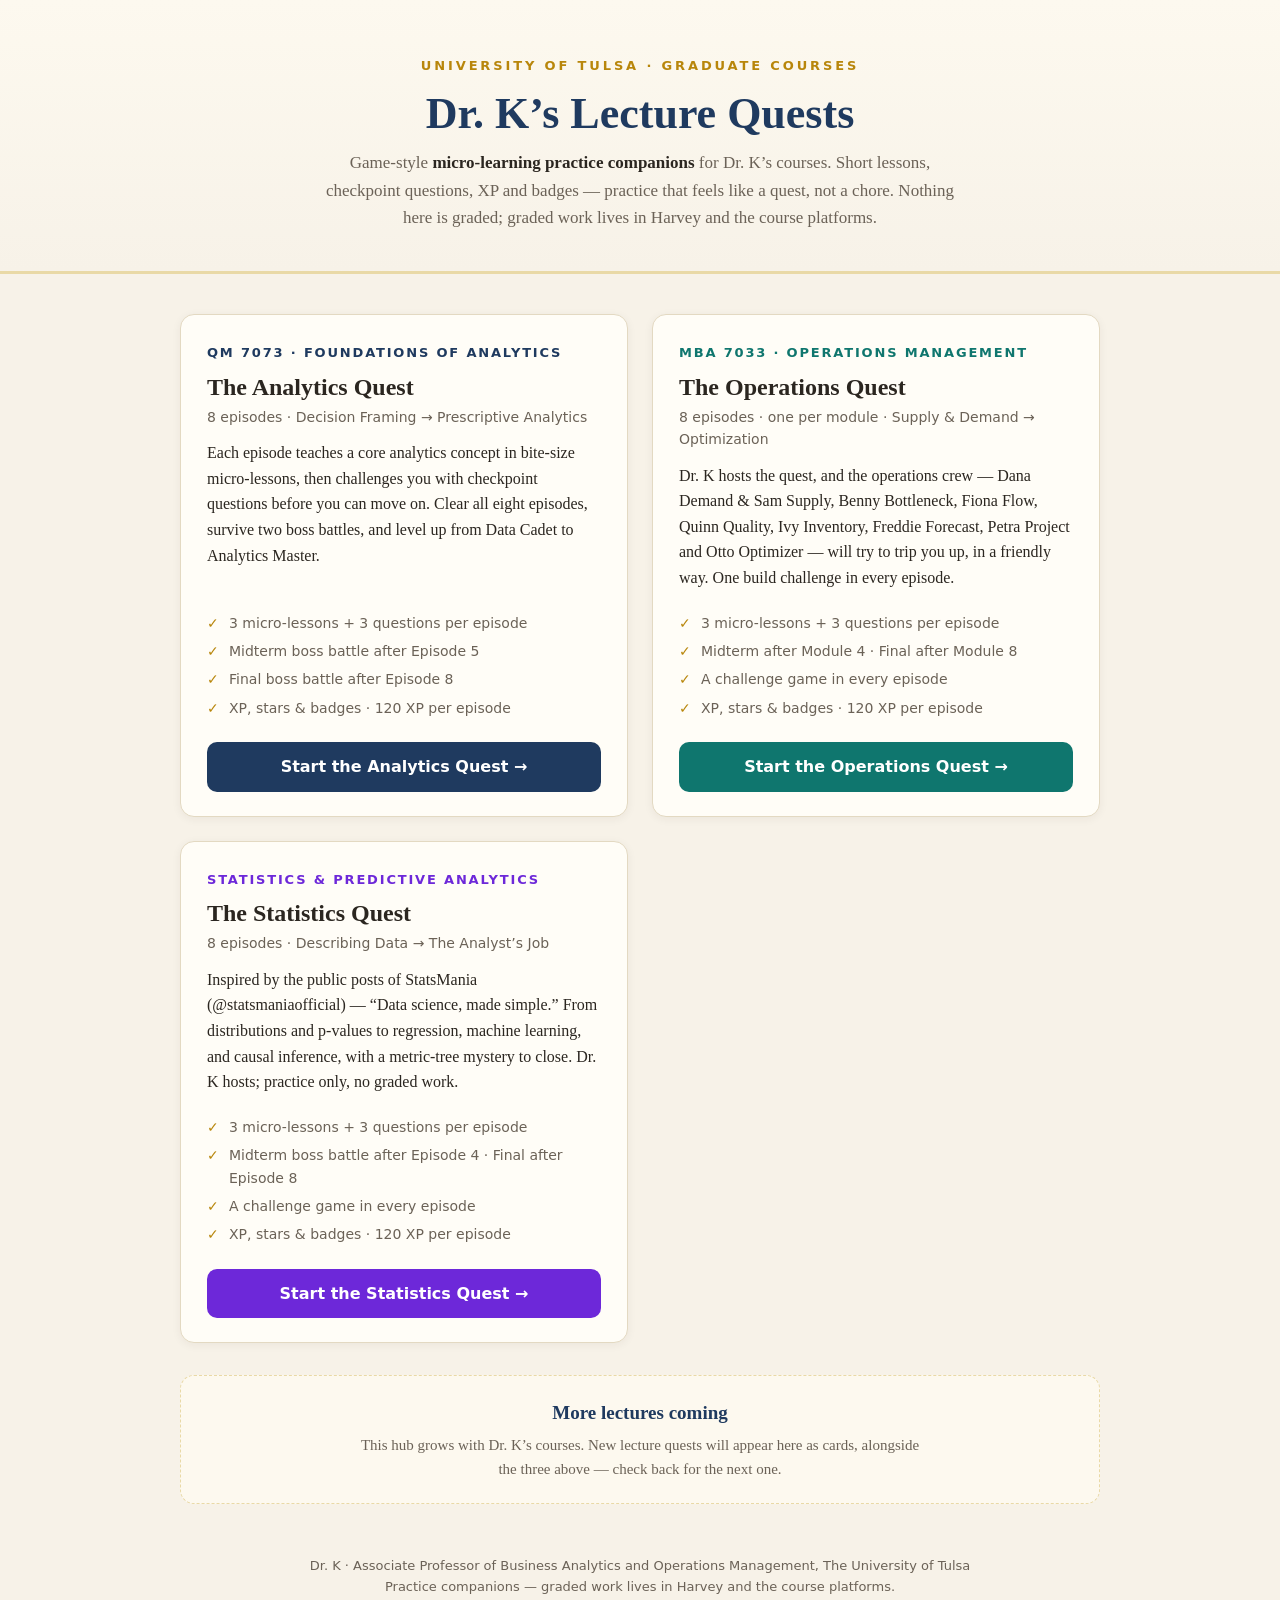
<file: lectures/index.html>
<!DOCTYPE html>
<html lang="en">
<head>
<meta charset="UTF-8">
<meta name="viewport" content="width=device-width, initial-scale=1.0">
<title>Dr. K's Lecture Quests — University of Tulsa</title>
<meta name="description" content="Game-style micro-learning practice companions for Dr. K's graduate courses at the University of Tulsa.">
<style>
  :root{
    --ink:#2b2620;
    --muted:#6b6257;
    --paper:#f7f2e8;
    --card:#fffdf7;
    --gold:#b8860b;
    --gold-soft:#e9d9a6;
    --navy:#1f3a5f;
    --teal:#0f766e;
    --border:#e3d9c2;
  }
  *{box-sizing:border-box;margin:0;padding:0}
  body{
    font-family:Georgia,'Times New Roman',serif;
    background:var(--paper);
    color:var(--ink);
    line-height:1.6;
    -webkit-text-size-adjust:100%;
  }
  .wrap{max-width:960px;margin:0 auto;padding:0 20px}
  header{
    text-align:center;
    padding:56px 20px 40px;
    background:linear-gradient(180deg,#fdf9ef 0%,var(--paper) 100%);
    border-bottom:3px solid var(--gold-soft);
  }
  header .eyebrow{
    font-family:system-ui,-apple-system,'Segoe UI',sans-serif;
    font-size:13px;letter-spacing:.22em;text-transform:uppercase;
    color:var(--gold);font-weight:700;
  }
  header h1{
    font-size:clamp(30px,5vw,44px);
    line-height:1.15;margin:12px 0 10px;
    color:var(--navy);
  }
  header p{
    max-width:640px;margin:0 auto;
    font-size:17px;color:var(--muted);
  }
  header p strong{color:var(--ink)}
  main{padding:40px 0 24px}
  .grid{
    display:grid;
    grid-template-columns:repeat(auto-fit,minmax(300px,1fr));
    gap:24px;
  }
  .card{
    background:var(--card);
    border:1px solid var(--border);
    border-radius:14px;
    padding:28px 26px 24px;
    display:flex;flex-direction:column;
    box-shadow:0 2px 10px rgba(43,38,32,.06);
  }
  .card .code{
    font-family:system-ui,-apple-system,'Segoe UI',sans-serif;
    font-size:13px;font-weight:700;letter-spacing:.14em;text-transform:uppercase;
  }
  .card.analytics .code{color:var(--navy)}
  .card.ops .code{color:var(--teal)}
  .card.stats .code{color:#6d28d9}
  .card h2{font-size:24px;line-height:1.25;margin:8px 0 4px;color:var(--ink)}
  .card .meta{
    font-family:system-ui,-apple-system,'Segoe UI',sans-serif;
    font-size:14px;color:var(--muted);margin-bottom:12px;
  }
  .card p.desc{font-size:16px;margin-bottom:18px;flex:1}
  .card ul{
    list-style:none;
    font-family:system-ui,-apple-system,'Segoe UI',sans-serif;
    font-size:14px;color:var(--muted);
    margin-bottom:20px;
  }
  .card ul li{padding:3px 0 3px 22px;position:relative}
  .card ul li::before{
    content:"✓";position:absolute;left:0;
    color:var(--gold);font-weight:700;
  }
  .btn{
    display:inline-block;text-align:center;
    font-family:system-ui,-apple-system,'Segoe UI',sans-serif;
    font-size:16px;font-weight:700;text-decoration:none;
    color:#fff;background:var(--navy);
    padding:12px 20px;border-radius:10px;
    transition:background .15s ease, transform .15s ease;
  }
  .card.ops .btn{background:var(--teal)}
  .card.stats .btn{background:#6d28d9}
  .btn:hover{background:#16304d;transform:translateY(-1px)}
  .card.ops .btn:hover{background:#0b5e57}
  .card.stats .btn:hover{background:#5b21b6}
  .coming{
    margin-top:32px;
    border:1.5px dashed var(--gold-soft);
    border-radius:14px;
    padding:22px 26px;
    text-align:center;
    background:#fdf9ef;
  }
  .coming h3{
    font-size:19px;color:var(--navy);margin-bottom:4px;
  }
  .coming p{
    font-size:15px;color:var(--muted);max-width:560px;margin:0 auto;
  }
  footer{
    text-align:center;
    padding:28px 20px 40px;
    font-family:system-ui,-apple-system,'Segoe UI',sans-serif;
    font-size:13px;color:var(--muted);
  }
  footer a{color:var(--navy)}
  @media (max-width:520px){
    header{padding:40px 16px 30px}
    .card{padding:24px 20px 20px}
  }
</style>
</head>
<body>
<header>
  <div class="wrap">
    <div class="eyebrow">University of Tulsa &middot; Graduate Courses</div>
    <h1>Dr. K&rsquo;s Lecture Quests</h1>
    <p>Game-style <strong>micro-learning practice companions</strong> for Dr. K&rsquo;s courses.
    Short lessons, checkpoint questions, XP and badges &mdash; practice that feels like a quest, not a chore.
    Nothing here is graded; graded work lives in Harvey and the course platforms.</p>
  </div>
</header>

<main>
  <div class="wrap">
    <div class="grid">

      <article class="card analytics">
        <div class="code">QM 7073 &middot; Foundations of Analytics</div>
        <h2>The Analytics Quest</h2>
        <div class="meta">8 episodes &middot; Decision Framing &rarr; Prescriptive Analytics</div>
        <p class="desc">Each episode teaches a core analytics concept in bite-size micro-lessons, then challenges you with checkpoint questions before you can move on. Clear all eight episodes, survive two boss battles, and level up from Data Cadet to Analytics Master.</p>
        <ul>
          <li>3 micro-lessons + 3 questions per episode</li>
          <li>Midterm boss battle after Episode 5</li>
          <li>Final boss battle after Episode 8</li>
          <li>XP, stars &amp; badges &middot; 120 XP per episode</li>
        </ul>
        <a class="btn" href="https://mktopuz.github.io/scholarchecktu/foundations-of-analytics/">Start the Analytics Quest &rarr;</a>
      </article>

      <article class="card ops">
        <div class="code">MBA 7033 &middot; Operations Management</div>
        <h2>The Operations Quest</h2>
        <div class="meta">8 episodes &middot; one per module &middot; Supply &amp; Demand &rarr; Optimization</div>
        <p class="desc">Dr. K hosts the quest, and the operations crew &mdash; Dana Demand &amp; Sam Supply, Benny Bottleneck, Fiona Flow, Quinn Quality, Ivy Inventory, Freddie Forecast, Petra Project and Otto Optimizer &mdash; will try to trip you up, in a friendly way. One build challenge in every episode.</p>
        <ul>
          <li>3 micro-lessons + 3 questions per episode</li>
          <li>Midterm after Module 4 &middot; Final after Module 8</li>
          <li>A challenge game in every episode</li>
          <li>XP, stars &amp; badges &middot; 120 XP per episode</li>
        </ul>
        <a class="btn" href="https://mktopuz.github.io/scholarchecktu/operations-management/">Start the Operations Quest &rarr;</a>
      </article>

      <article class="card stats">
        <div class="code">Statistics &amp; Predictive Analytics</div>
        <h2>The Statistics Quest</h2>
        <div class="meta">8 episodes &middot; Describing Data &rarr; The Analyst&rsquo;s Job</div>
        <p class="desc">Inspired by the public posts of StatsMania (@statsmaniaofficial) &mdash; &ldquo;Data science, made simple.&rdquo; From distributions and p-values to regression, machine learning, and causal inference, with a metric-tree mystery to close. Dr. K hosts; practice only, no graded work.</p>
        <ul>
          <li>3 micro-lessons + 3 questions per episode</li>
          <li>Midterm boss battle after Episode 4 &middot; Final after Episode 8</li>
          <li>A challenge game in every episode</li>
          <li>XP, stars &amp; badges &middot; 120 XP per episode</li>
        </ul>
        <a class="btn" href="https://mktopuz.github.io/scholarchecktu/statistics-predictive-analytics/">Start the Statistics Quest &rarr;</a>
      </article>

    </div>

    <section class="coming">
      <h3>More lectures coming</h3>
      <p>This hub grows with Dr. K&rsquo;s courses. New lecture quests will appear here as cards, alongside the three above &mdash; check back for the next one.</p>
    </section>
  </div>
</main>

<footer>
  <div class="wrap">
    Dr. K &middot; Associate Professor of Business Analytics and Operations Management, The University of Tulsa<br>
    Practice companions &mdash; graded work lives in Harvey and the course platforms.
  </div>
</footer>
</body>
</html>
</file>
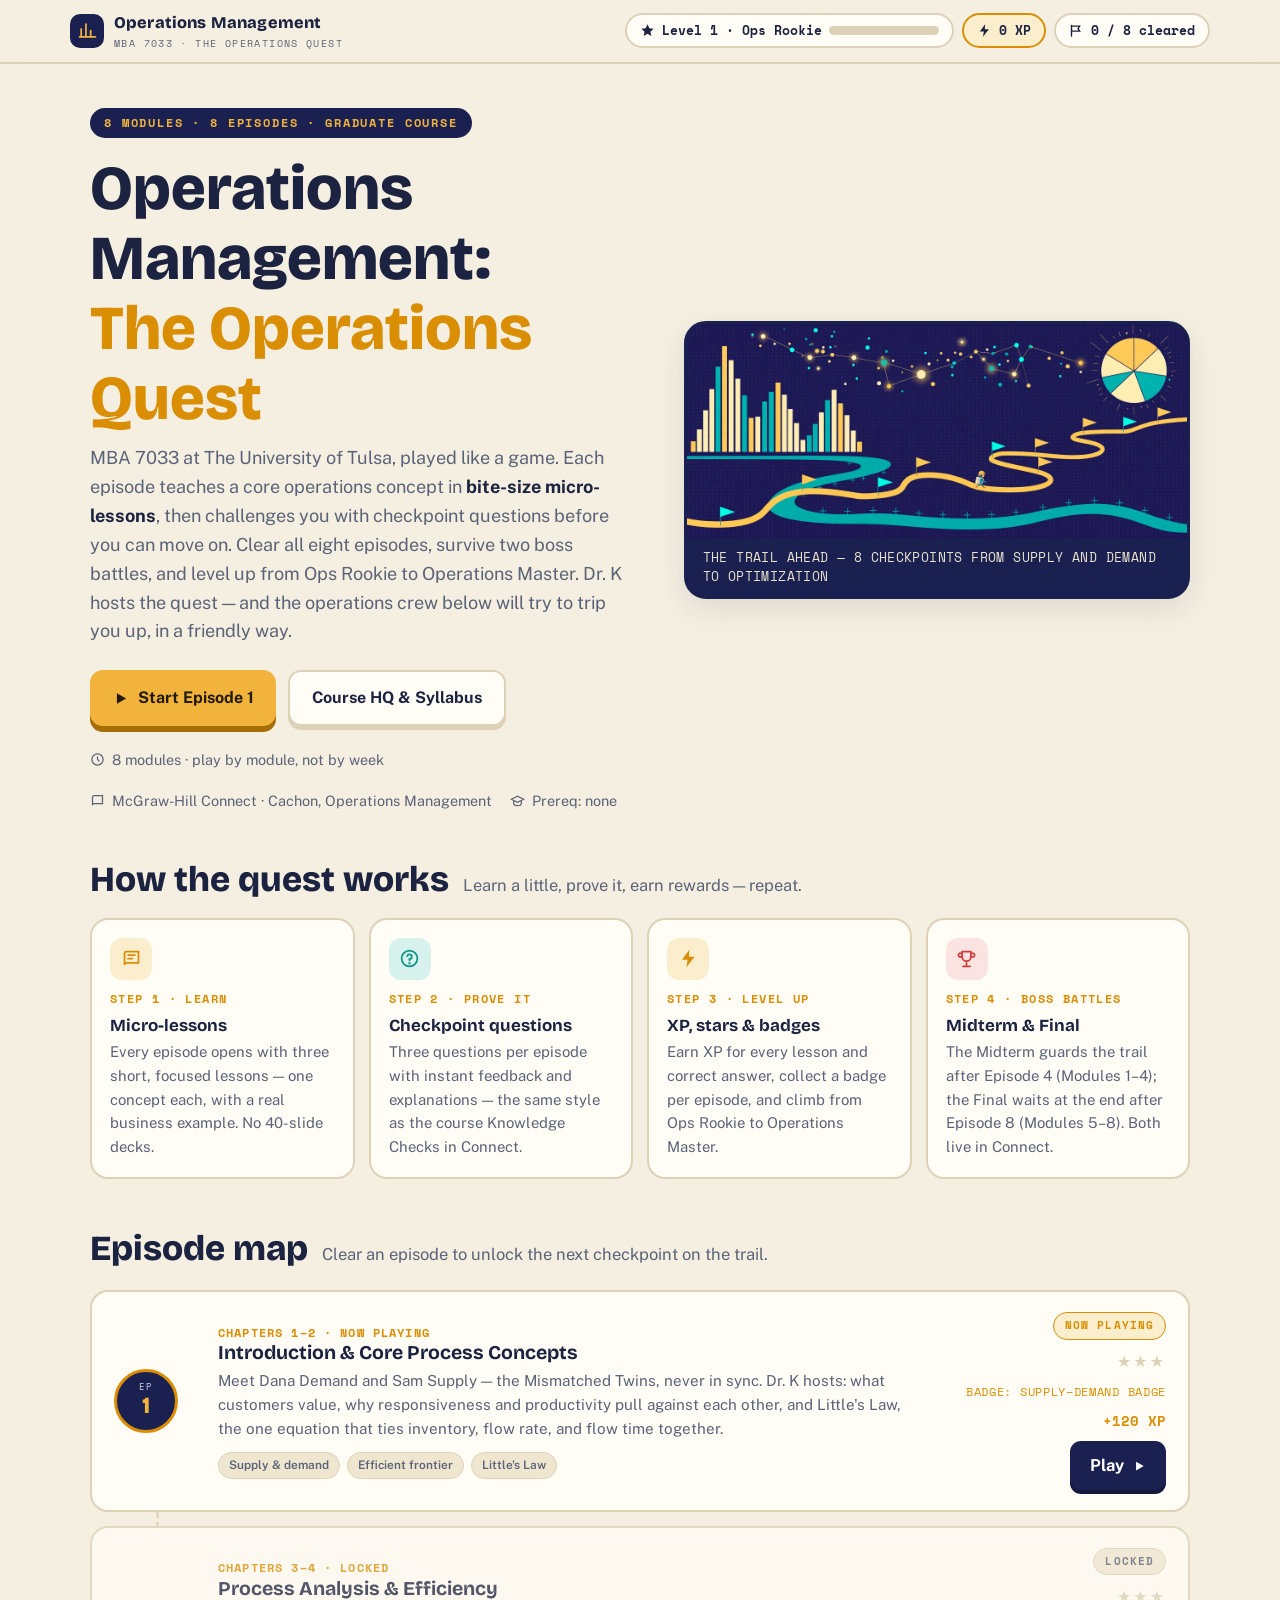
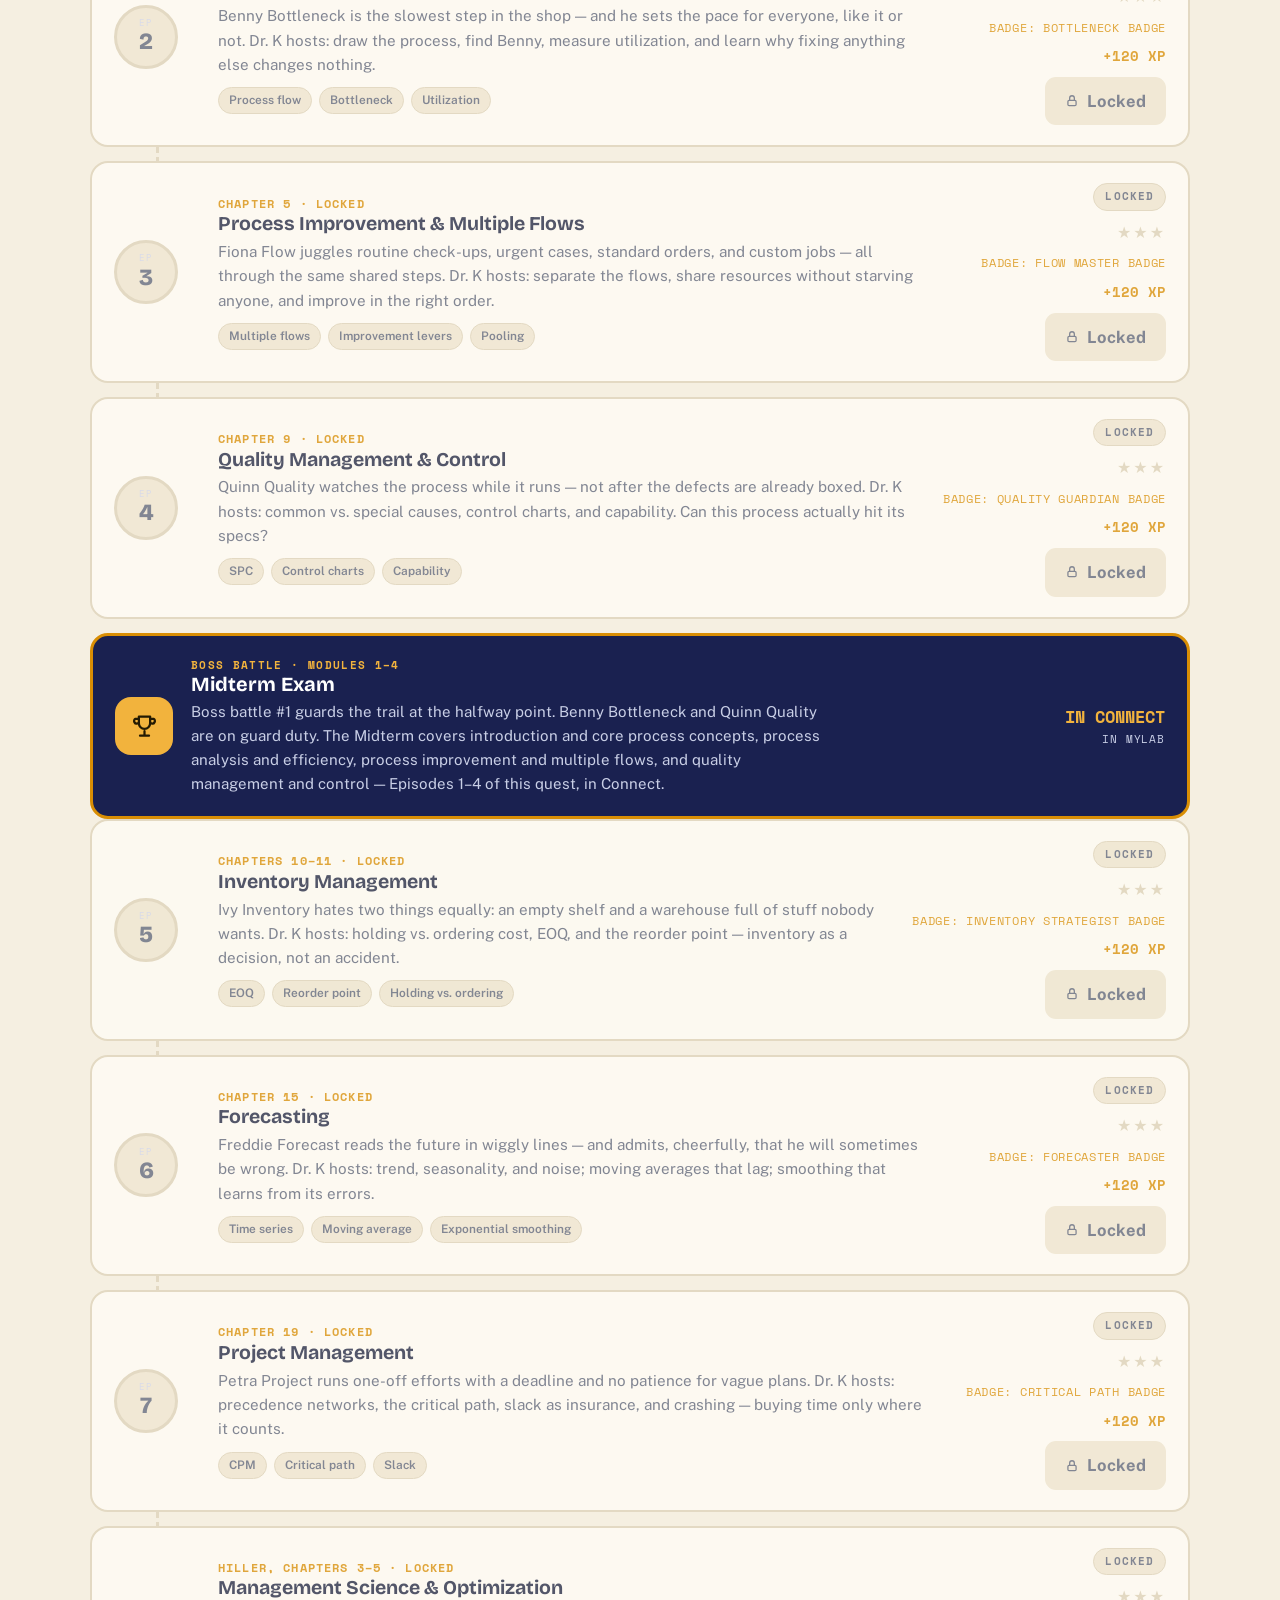
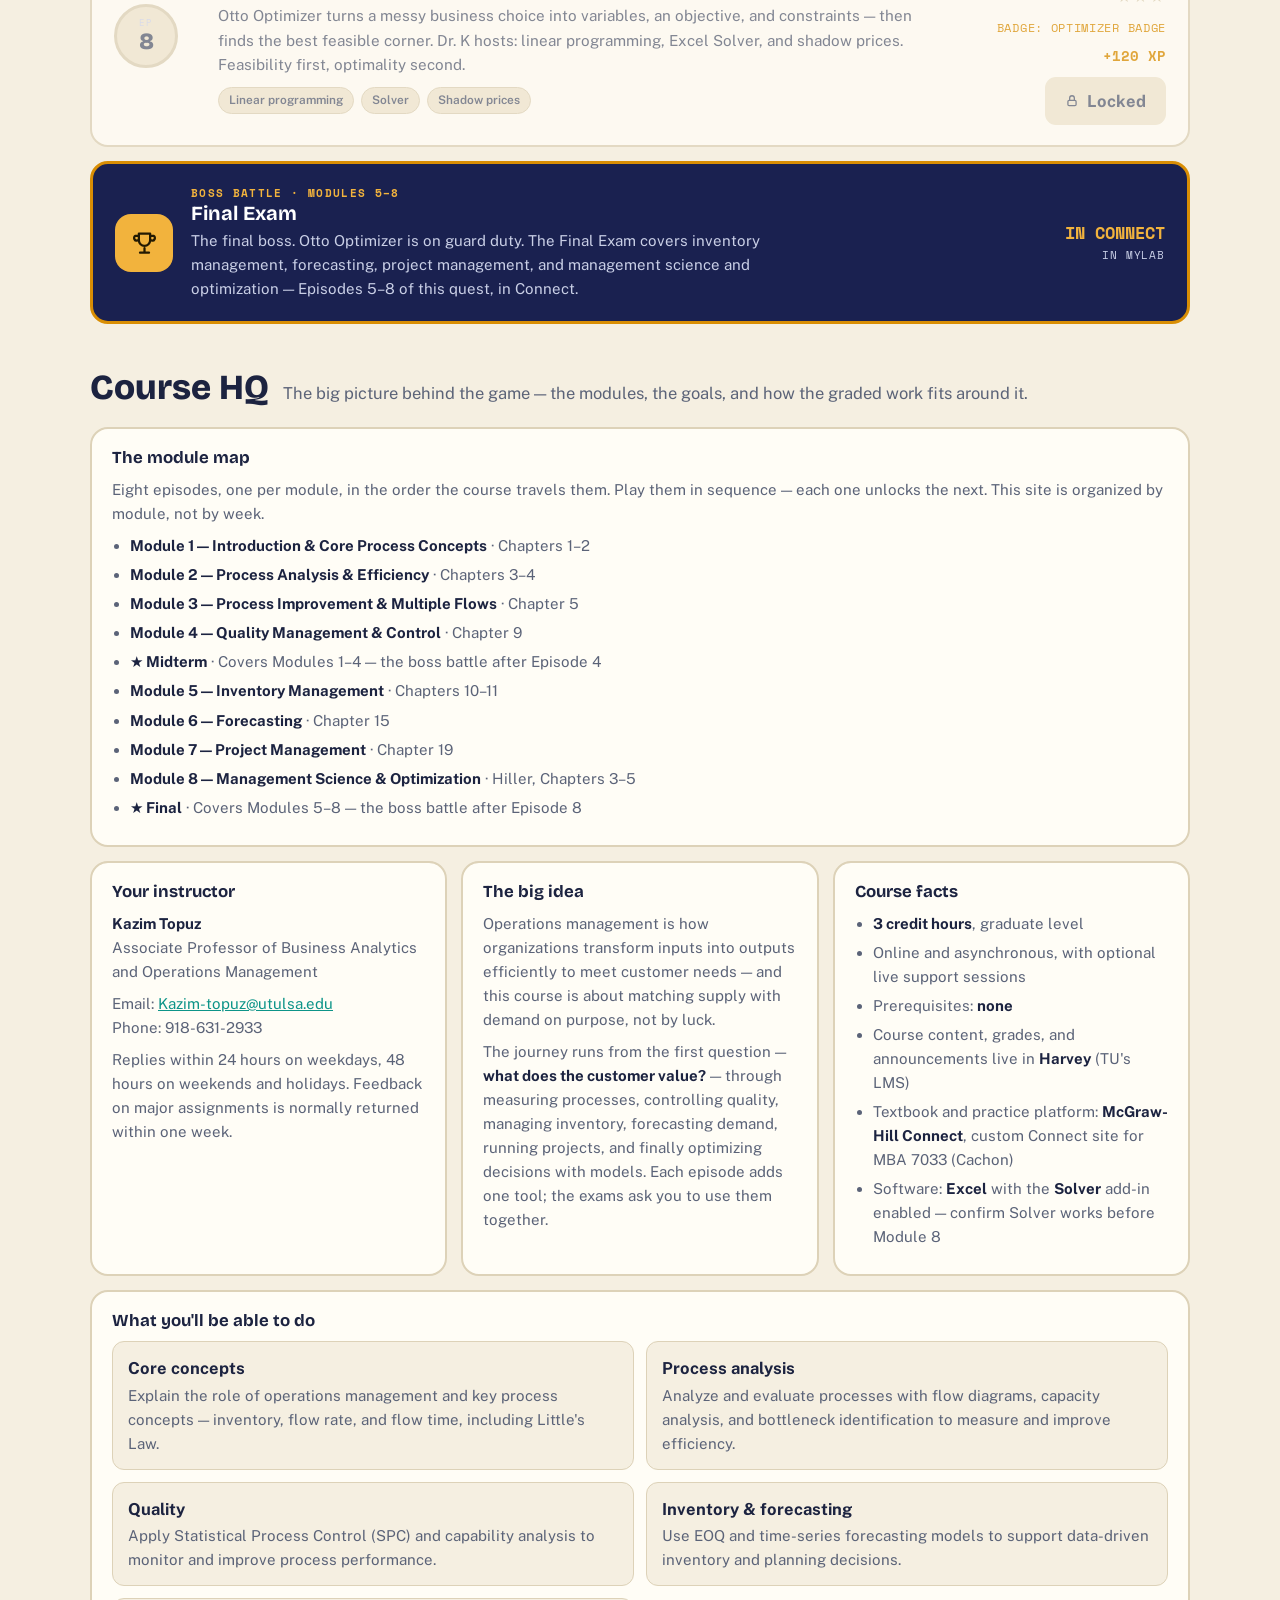
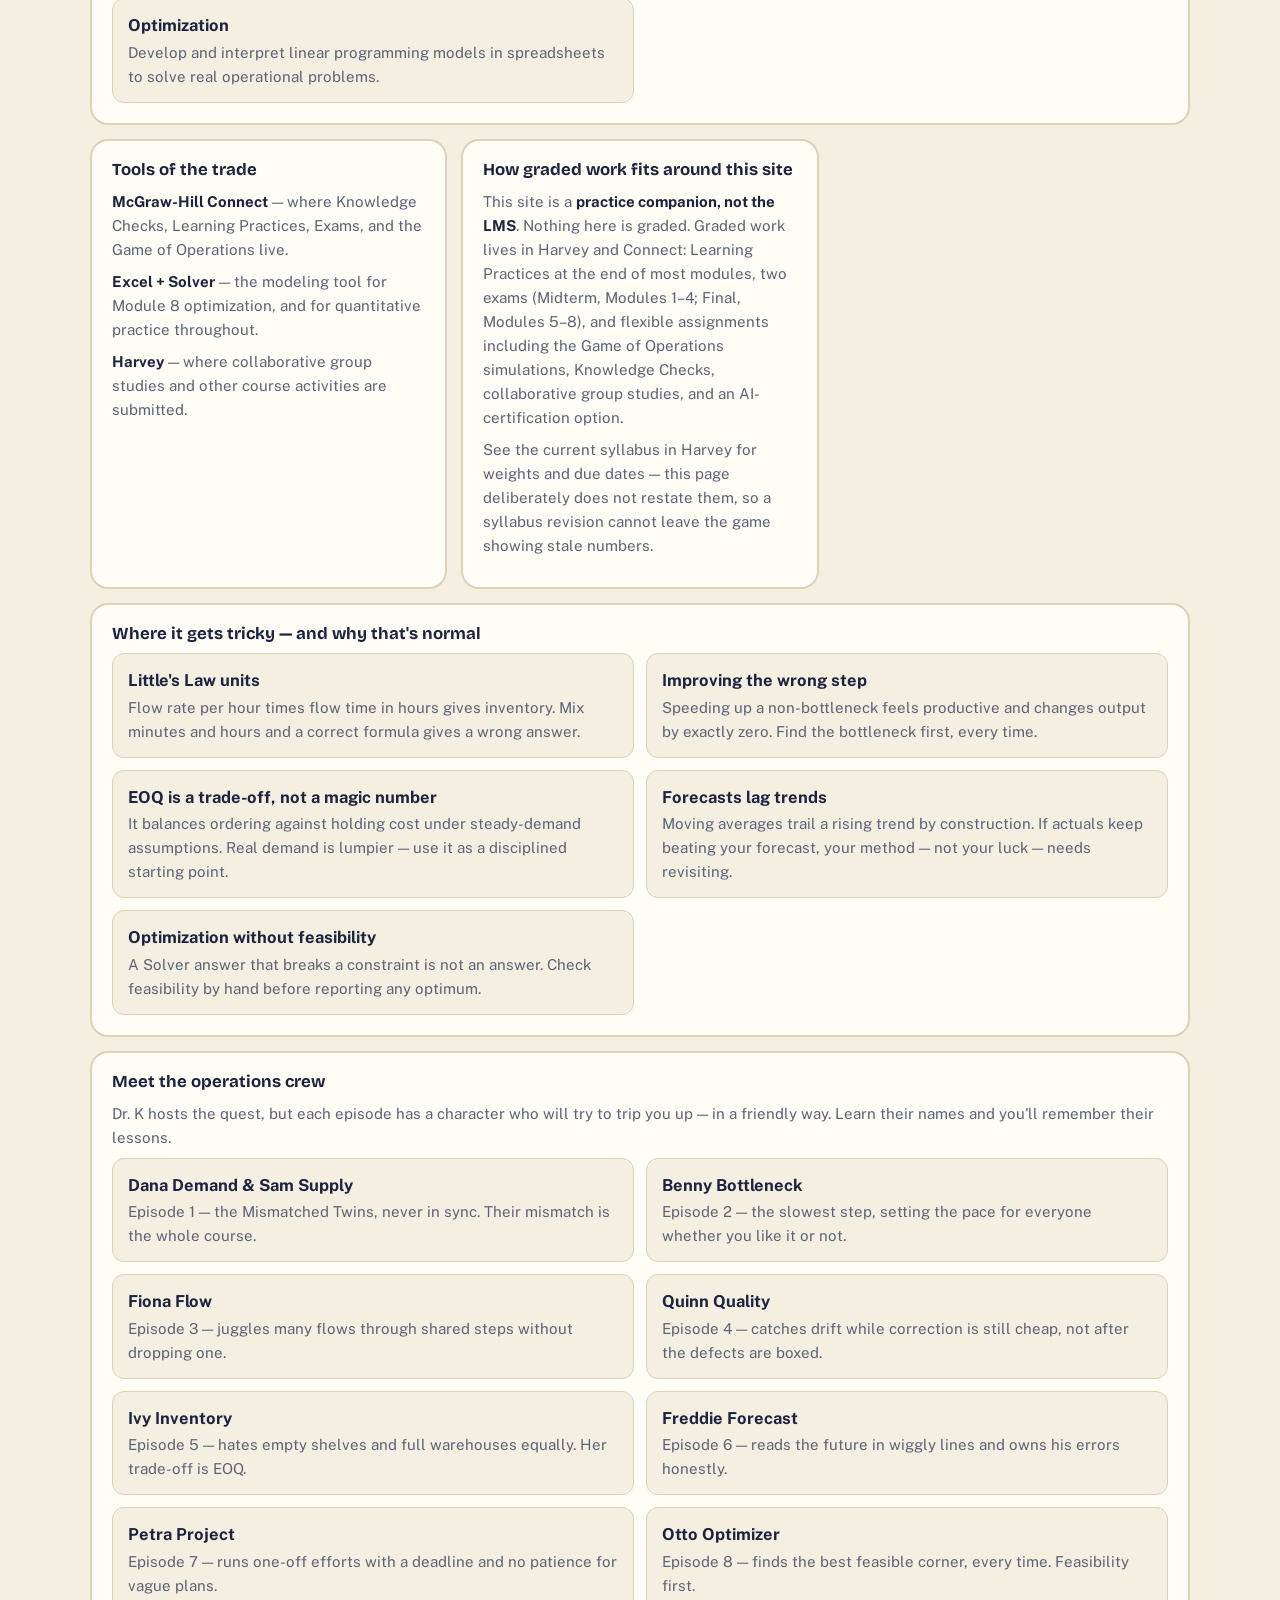
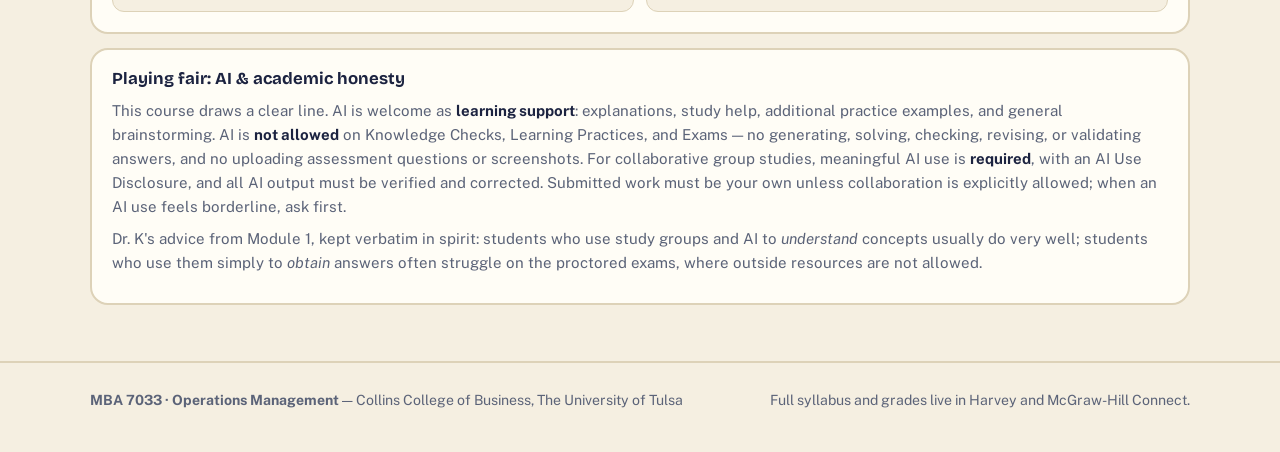
<file: operations-management/index.html>
<!doctype html>
<html lang="en">
  <head>
    <meta charset="utf-8" />
    <meta name="viewport" content="width=device-width, initial-scale=1, viewport-fit=cover" />
    <meta name="color-scheme" content="light dark" />
    <link rel="icon" href="data:," />
    <title>Operations Management — The Operations Quest | MBA 7033</title>
    <link rel="preconnect" href="https://fonts.googleapis.com" />
    <link rel="preconnect" href="https://fonts.gstatic.com" crossorigin />
    <link href="https://fonts.googleapis.com/css2?family=Bricolage+Grotesque:opsz,wght@12..96,500;12..96,700;12..96,800&family=Public+Sans:wght@400;500;600;700&family=Space+Mono:wght@400;700&display=swap" rel="stylesheet" />
    <style>
      :root{
        --bg:#f5efe1;
        --bg-soft:#efe6d0;
        --surface:#fffdf6;
        --surface-2:#fdf6e3;
        --ink:#1c2340;
        --muted:#5b6378;
        --line:#ddd2b8;
        --navy:#1a2150;
        --navy-deep:#12173c;
        --gold:#d98e04;
        --gold-bright:#f2b33d;
        --gold-soft:#fbeecd;
        --teal:#0d9488;
        --teal-soft:#d7f2ec;
        --red:#cf3f3f;
        --red-soft:#fbe3e1;
        --green:#1d9e62;
        --green-soft:#dcf4e5;
        --shadow:0 10px 30px rgba(28,35,64,.10);
        --radius:18px;
      }
      @media (prefers-color-scheme: dark){
        :root{
          --bg:#0e1230;
          --bg-soft:#12173c;
          --surface:#181f4a;
          --surface-2:#1d2657;
          --ink:#f4edd9;
          --muted:#a9b0cc;
          --line:#2e3768;
          --navy:#232c66;
          --navy-deep:#0e1230;
          --gold:#f2b33d;
          --gold-bright:#ffc95e;
          --gold-soft:#33305e;
          --teal:#2dd4bf;
          --teal-soft:#173f42;
          --red:#f08080;
          --red-soft:#4a2438;
          --green:#4ade80;
          --green-soft:#1d4038;
          --shadow:0 10px 30px rgba(0,0,0,.35);
        }
      }
      *{box-sizing:border-box}
      html{scroll-behavior:smooth}
      body{
        margin:0;background:var(--bg);color:var(--ink);
        font-family:"Public Sans",system-ui,sans-serif;
        font-size:16.5px;line-height:1.6;
        -webkit-font-smoothing:antialiased;
      }
      h1,h2,h3,.display{font-family:"Bricolage Grotesque","Public Sans",sans-serif;line-height:1.12;margin:0}
      .mono{font-family:"Space Mono",monospace}
      .wrap{max-width:1140px;margin:0 auto;padding:0 20px}
      a{color:var(--teal)}
      button{font:inherit;cursor:pointer}
      :focus-visible{outline:3px solid var(--gold-bright);outline-offset:2px;border-radius:6px}

      /* ---------- HUD ---------- */
      .hud{
        position:sticky;top:0;z-index:50;
        background:color-mix(in srgb, var(--bg) 88%, transparent);
        backdrop-filter:blur(10px);
        border-bottom:2px solid var(--line);
      }
      .hud-inner{display:flex;align-items:center;gap:14px;padding:10px 0;flex-wrap:wrap}
      .hud-brand{display:flex;align-items:center;gap:10px;font-family:"Bricolage Grotesque",sans-serif;font-weight:800;font-size:1.02rem;letter-spacing:.01em}
      .hud-brand .crest{
        width:34px;height:34px;border-radius:10px;background:var(--navy);color:var(--gold-bright);
        display:grid;place-items:center;flex:none;
      }
      .hud-brand small{display:block;font-family:"Space Mono",monospace;font-weight:400;font-size:.62rem;letter-spacing:.14em;color:var(--muted);text-transform:uppercase}
      .hud-stats{margin-left:auto;display:flex;align-items:center;gap:8px;flex-wrap:wrap}
      .chip{
        display:inline-flex;align-items:center;gap:7px;
        background:var(--surface);border:2px solid var(--line);border-radius:999px;
        padding:5px 13px;font-family:"Space Mono",monospace;font-size:.82rem;font-weight:700;
      }
      .chip svg{flex:none}
      .chip.xp{border-color:var(--gold);background:var(--gold-soft)}
      .levelbar{width:110px;height:9px;border-radius:99px;background:var(--line);overflow:hidden}
      .levelbar i{display:block;height:100%;background:var(--gold-bright);border-radius:99px;transition:width .6s ease}

      /* ---------- Hero ---------- */
      .hero{padding:44px 0 10px}
      .hero-grid{display:grid;grid-template-columns:1.05fr .95fr;gap:34px;align-items:center}
      .kicker{
        display:inline-flex;align-items:center;gap:8px;
        font-family:"Space Mono",monospace;font-size:.72rem;font-weight:700;letter-spacing:.16em;text-transform:uppercase;
        background:var(--navy);color:var(--gold-bright);border-radius:999px;padding:6px 14px;
      }
      .hero h1{font-size:clamp(2.4rem,5.4vw,3.9rem);font-weight:800;margin:16px 0 6px}
      .hero h1 .quest{color:var(--gold)}
      .hero .sub{font-size:1.13rem;color:var(--muted);max-width:34rem;margin:10px 0 0}
      .hero .sub strong{color:var(--ink)}
      .hero-cta{display:flex;gap:12px;flex-wrap:wrap;margin-top:24px}
      .btn{
        display:inline-flex;align-items:center;gap:9px;border:none;border-radius:13px;
        padding:13px 22px;font-weight:700;font-size:1rem;text-decoration:none;
        transition:transform .15s ease, box-shadow .15s ease;
      }
      .btn:active{transform:translateY(1px)}
      .btn-gold{background:var(--gold-bright);color:#231a02;box-shadow:0 6px 0 #a86e06}
      .btn-gold:hover{transform:translateY(-2px);box-shadow:0 8px 0 #a86e06}
      .btn-ghost{background:var(--surface);color:var(--ink);border:2px solid var(--line);box-shadow:0 4px 0 var(--line)}
      .btn-ghost:hover{transform:translateY(-2px)}
      .hero-facts{display:flex;gap:18px;flex-wrap:wrap;margin-top:22px;font-size:.9rem;color:var(--muted)}
      .hero-facts span{display:inline-flex;gap:7px;align-items:center}
      .hero-art{
        border-radius:22px;overflow:hidden;border:3px solid var(--navy);
        box-shadow:var(--shadow);line-height:0;background:var(--navy-deep);
      }
      .hero-art img{width:100%;height:auto;display:block}
      .hero-art figcaption{
        line-height:1.45;background:var(--navy);color:#e9e2cd;font-size:.82rem;
        padding:10px 16px;font-family:"Space Mono",monospace;letter-spacing:.03em;
      }

      /* ---------- How it plays ---------- */
      .howto{padding:38px 0 6px}
      .howto-grid{display:grid;grid-template-columns:repeat(4,1fr);gap:14px;margin-top:18px}
      .how-card{
        background:var(--surface);border:2px solid var(--line);border-radius:var(--radius);
        padding:18px;position:relative;
      }
      .how-card .stepnum{
        font-family:"Space Mono",monospace;font-weight:700;font-size:.72rem;letter-spacing:.12em;
        color:var(--gold);text-transform:uppercase;
      }
      .how-card h3{font-size:1.06rem;margin:8px 0 5px}
      .how-card p{margin:0;color:var(--muted);font-size:.93rem}
      .how-card .ic{
        width:42px;height:42px;border-radius:12px;display:grid;place-items:center;margin-bottom:10px;
        background:var(--gold-soft);color:var(--gold);
      }
      .how-card:nth-child(2) .ic{background:var(--teal-soft);color:var(--teal)}
      .how-card:nth-child(3) .ic{background:var(--gold-soft);color:var(--gold)}
      .how-card:nth-child(4) .ic{background:var(--red-soft);color:var(--red)}

      .section-head{display:flex;align-items:baseline;gap:14px;flex-wrap:wrap;margin-top:44px}
      .section-head h2{font-size:clamp(1.6rem,3.4vw,2.2rem);font-weight:800}
      .section-head p{color:var(--muted);margin:0}

      /* ---------- Episode trail ---------- */
      .trail{margin-top:22px;display:flex;flex-direction:column;gap:0}
      .ep{
        display:grid;grid-template-columns:86px 1fr auto;gap:18px;align-items:center;
        background:var(--surface);border:2px solid var(--line);border-radius:var(--radius);
        padding:20px 22px;position:relative;
      }
      .ep + .ep{margin-top:14px}
      .ep::before{
        content:"";position:absolute;left:64px;top:-16px;height:16px;width:0;
        border-left:3px dashed var(--line);
      }
      .ep:first-child::before{display:none}
      .boss + .ep::before{display:none}
      .ep-medal{
        width:64px;height:64px;border-radius:50%;flex:none;
        display:grid;place-items:center;text-align:center;
        background:var(--navy);color:var(--gold-bright);
        font-family:"Bricolage Grotesque",sans-serif;font-weight:800;
        border:3px solid var(--gold);
      }
      .ep-medal small{display:block;font-family:"Space Mono",monospace;font-weight:400;font-size:.55rem;letter-spacing:.14em;color:#cfd4ea}
      .ep-medal .n{font-size:1.45rem;line-height:1}
      .ep.locked .ep-medal{background:var(--bg-soft);color:var(--muted);border-color:var(--line)}
      .ep.cleared .ep-medal{background:var(--teal);border-color:var(--teal);color:#fff}
      .ep-body h3{font-size:1.22rem;font-weight:700}
      .ep-body .chap{font-family:"Space Mono",monospace;font-size:.72rem;letter-spacing:.1em;text-transform:uppercase;color:var(--gold);font-weight:700}
      .ep-body p{margin:5px 0 0;color:var(--muted);font-size:.95rem;max-width:44rem}
      .ep-tags{display:flex;gap:7px;flex-wrap:wrap;margin-top:10px}
      .tag{
        font-size:.74rem;font-weight:600;background:var(--bg-soft);border:1.5px solid var(--line);
        border-radius:999px;padding:3px 10px;color:var(--muted);
      }
      .ep-side{display:flex;flex-direction:column;align-items:flex-end;gap:9px}
      .ep-xp{font-family:"Space Mono",monospace;font-weight:700;font-size:.85rem;color:var(--gold)}
      .stars{font-size:1rem;letter-spacing:2px;color:var(--line)}
      .stars .on{color:var(--gold-bright)}
      .btn-play{
        background:var(--navy);color:#fff;border:none;border-radius:11px;padding:11px 20px;
        font-weight:700;display:inline-flex;align-items:center;gap:8px;box-shadow:0 4px 0 var(--navy-deep);
      }
      .btn-play:hover{transform:translateY(-2px)}
      .btn-play:disabled{background:var(--bg-soft);color:var(--muted);box-shadow:none;cursor:not-allowed;transform:none}
      .ep.locked{opacity:.75}
      .status-pill{
        font-family:"Space Mono",monospace;font-size:.68rem;font-weight:700;letter-spacing:.1em;text-transform:uppercase;
        border-radius:999px;padding:4px 11px;
      }
      .status-pill.now{background:var(--gold-soft);color:var(--gold);border:1.5px solid var(--gold)}
      .status-pill.done{background:var(--teal-soft);color:var(--teal);border:1.5px solid var(--teal)}
      .status-pill.lock{background:var(--bg-soft);color:var(--muted);border:1.5px solid var(--line)}

      /* boss cards */
      .boss{
        margin-top:14px;border-radius:var(--radius);padding:20px 22px;
        background:var(--navy);color:#f2ead8;border:3px solid var(--gold);
        display:grid;grid-template-columns:auto 1fr auto;gap:18px;align-items:center;
      }
      .boss .bic{
        width:58px;height:58px;border-radius:16px;background:var(--gold-bright);color:#231a02;
        display:grid;place-items:center;flex:none;
      }
      .boss h3{font-size:1.25rem;color:#fff}
      .boss .chap{font-family:"Space Mono",monospace;font-size:.7rem;letter-spacing:.12em;text-transform:uppercase;color:var(--gold-bright);font-weight:700}
      .boss p{margin:4px 0 0;color:#c9cfe6;font-size:.94rem;max-width:40rem}
      .boss .pts{font-family:"Space Mono",monospace;font-weight:700;text-align:right;color:var(--gold-bright);font-size:1.05rem;white-space:nowrap}
      .boss .pts small{display:block;color:#c9cfe6;font-weight:400;font-size:.68rem;letter-spacing:.08em}

      /* ---------- Player ---------- */
      #player{display:none;padding:34px 0 60px}
      #player.open{display:block}
      .player-shell{max-width:820px;margin:0 auto}
      .player-top{display:flex;align-items:center;gap:14px;flex-wrap:wrap}
      .player-top .chap{font-family:"Space Mono",monospace;font-size:.72rem;letter-spacing:.12em;text-transform:uppercase;color:var(--gold);font-weight:700}
      .player-top h2{font-size:clamp(1.5rem,3.4vw,2.1rem);font-weight:800}
      .btn-exit{
        margin-left:auto;background:var(--surface);border:2px solid var(--line);color:var(--ink);
        border-radius:11px;padding:9px 16px;font-weight:700;display:inline-flex;gap:7px;align-items:center;
      }
      .dots{display:flex;gap:7px;margin:20px 0 6px;flex-wrap:wrap}
      .dot{height:10px;flex:1;min-width:26px;border-radius:99px;background:var(--line)}
      .dot.done{background:var(--teal)}
      .dot.now{background:var(--gold-bright)}
      .phase-label{font-family:"Space Mono",monospace;font-size:.74rem;letter-spacing:.12em;text-transform:uppercase;color:var(--muted);font-weight:700}
      .stage{
        margin-top:14px;background:var(--surface);border:2px solid var(--line);border-radius:22px;
        padding:30px;box-shadow:var(--shadow);
      }
      .stage .lesson-kicker{display:inline-flex;gap:8px;align-items:center;background:var(--teal-soft);color:var(--teal);font-weight:700;font-size:.78rem;border-radius:999px;padding:5px 13px;letter-spacing:.04em}
      .stage .quiz-kicker{display:inline-flex;gap:8px;align-items:center;background:var(--gold-soft);color:var(--gold);font-weight:700;font-size:.78rem;border-radius:999px;padding:5px 13px;letter-spacing:.04em}
      .stage h3{font-size:1.55rem;font-weight:800;margin:14px 0 10px}
      .stage p{margin:0 0 12px}
      .stage p:last-of-type{margin-bottom:0}
      .powerup{
        margin-top:18px;border-radius:14px;padding:15px 17px;background:var(--surface-2);
        border:2px dashed var(--gold);font-size:.95rem;
      }
      .powerup strong{color:var(--gold);font-family:"Space Mono",monospace;font-size:.72rem;letter-spacing:.12em;text-transform:uppercase;display:block;margin-bottom:4px}
      .stage-actions{display:flex;gap:12px;margin-top:24px;flex-wrap:wrap;align-items:center}
      .stage-actions .spacer{flex:1}
      .xp-pop{font-family:"Space Mono",monospace;font-weight:700;color:var(--gold);font-size:.95rem}
      .opts{display:grid;gap:11px;margin-top:18px}
      .opt{
        text-align:left;background:var(--bg);border:2px solid var(--line);border-radius:14px;
        padding:15px 17px;font-size:1rem;display:flex;gap:12px;align-items:flex-start;width:100%;
        transition:border-color .12s ease, background .12s ease;color:var(--ink);
      }
      .opt:hover:not(:disabled){border-color:var(--gold)}
      .opt .letter{
        font-family:"Space Mono",monospace;font-weight:700;flex:none;width:27px;height:27px;border-radius:8px;
        background:var(--surface);border:2px solid var(--line);display:grid;place-items:center;font-size:.85rem;
      }
      .opt.correct{border-color:var(--green);background:var(--green-soft)}
      .opt.correct .letter{background:var(--green);border-color:var(--green);color:#fff}
      .opt.wrong{border-color:var(--red);background:var(--red-soft)}
      .opt.wrong .letter{background:var(--red);border-color:var(--red);color:#fff}
      .opt:disabled{cursor:default;opacity:1}
      .opt.dim{opacity:.55}
      .feedback{
        display:none;margin-top:18px;border-radius:14px;padding:15px 17px;font-size:.96rem;
      }
      .feedback.show{display:block}
      .feedback.good{background:var(--green-soft);border:2px solid var(--green)}
      .feedback.bad{background:var(--red-soft);border:2px solid var(--red)}
      .feedback strong{display:block;margin-bottom:3px}
      /* results */
      .results{text-align:center;padding:8px 0}
      .results .big-stars{font-size:2.6rem;letter-spacing:8px;color:var(--line);margin:8px 0 2px}
      .results .big-stars .on{color:var(--gold-bright)}
      .results h3{font-size:1.9rem}
      .badge-earned{
        display:inline-flex;align-items:center;gap:10px;margin-top:16px;
        background:var(--navy);color:var(--gold-bright);border-radius:999px;padding:10px 20px;
        font-weight:700;border:2px solid var(--gold);
      }
      .score-line{font-family:"Space Mono",monospace;color:var(--muted);margin-top:10px}
      .confetti{position:fixed;inset:0;pointer-events:none;z-index:99;overflow:hidden}
      .confetti i{position:absolute;top:-14px;width:10px;height:14px;border-radius:2px;animation:fall linear forwards}
      @keyframes fall{to{transform:translateY(105vh) rotate(720deg)}}
      @media (prefers-reduced-motion: reduce){
        .confetti{display:none}
        html{scroll-behavior:auto}
        *{transition:none !important;animation:none !important}
      }

      /* ---------- HQ / syllabus ---------- */
      .hq-grid{display:grid;grid-template-columns:repeat(3,1fr);gap:14px;margin-top:20px}
      .hq-card{background:var(--surface);border:2px solid var(--line);border-radius:var(--radius);padding:20px}
      .hq-card h3{font-size:1.05rem;margin:0 0 10px;display:flex;gap:9px;align-items:center}
      .hq-card h3 .ic{color:var(--gold);display:grid;place-items:center}
      .hq-card p,.hq-card li{font-size:.94rem;color:var(--muted)}
      .hq-card p{margin:0 0 8px}
      .hq-card ul{margin:0;padding-left:18px}
      .hq-card li{margin-bottom:5px}
      .hq-card strong{color:var(--ink)}
      table.grades{width:100%;border-collapse:collapse;font-size:.95rem}
      table.grades th,table.grades td{padding:9px 10px;text-align:left;border-bottom:1.5px solid var(--line)}
      table.grades th{font-family:"Space Mono",monospace;font-size:.7rem;letter-spacing:.1em;text-transform:uppercase;color:var(--muted)}
      table.grades td.num,table.grades th.num{text-align:right;font-family:"Space Mono",monospace}
      table.grades tr.total td{font-weight:700;border-bottom:none;color:var(--ink)}
      .scale-row{display:flex;gap:8px;flex-wrap:wrap;margin-top:12px}
      .scale-row span{font-family:"Space Mono",monospace;font-size:.8rem;font-weight:700;background:var(--bg-soft);border:1.5px solid var(--line);border-radius:9px;padding:5px 11px}
      .wide-card{grid-column:1/-1}
      .assign-grid{display:grid;grid-template-columns:repeat(2,1fr);gap:12px}
      .assign-grid div{background:var(--bg);border:1.5px solid var(--line);border-radius:12px;padding:13px 15px}
      .assign-grid strong{display:block;color:var(--ink);margin-bottom:2px}
      .assign-grid p{margin:0}

      footer{margin-top:56px;border-top:2px solid var(--line);padding:26px 0 40px;color:var(--muted);font-size:.88rem}
      footer .wrap{display:flex;gap:14px;flex-wrap:wrap;justify-content:space-between}

      @media (max-width:960px){
        .hero-grid{grid-template-columns:1fr}
        .howto-grid{grid-template-columns:repeat(2,1fr)}
        .hq-grid{grid-template-columns:1fr 1fr}
      }
      @media (max-width:640px){
        body{font-size:16px}
        .howto-grid{grid-template-columns:1fr}
        .hq-grid{grid-template-columns:1fr}
        .assign-grid{grid-template-columns:1fr}
        .ep{grid-template-columns:60px 1fr;padding:16px}
        .ep::before{left:45px}
        .ep-medal{width:48px;height:48px}
        .ep-medal .n{font-size:1.1rem}
        .ep-side{grid-column:2;flex-direction:row;align-items:center;justify-content:space-between;width:100%}
        .boss{grid-template-columns:1fr}
        .boss .pts{text-align:left}
        .stage{padding:22px 18px}
        .levelbar{display:none}
        table.grades th:nth-child(2),table.grades td:nth-child(2){display:none}
      }

      /* ---------- Episode 1 fun pass: Dr. K, pages, games, badges, certificate ---------- */
      .drk-intro{background:var(--gold-soft);border:2px solid var(--gold);border-radius:var(--radius);padding:16px 18px;margin-bottom:18px}
      .drk-intro strong{display:block;color:var(--gold);font-family:"Space Mono",monospace;font-size:.72rem;letter-spacing:.12em;text-transform:uppercase;margin-bottom:6px}
      .drk-outro{background:var(--teal-soft);border:2px solid var(--teal);border-radius:var(--radius);padding:16px 18px;margin-top:20px;text-align:left}
      .drk-aside{border-left:4px solid var(--gold);background:var(--gold-soft);padding:12px 16px;border-radius:0 12px 12px 0;font-style:italic;margin-top:14px}
      .viz{margin-top:16px}
      .viz-flow{display:flex;gap:8px;flex-wrap:wrap;align-items:center}
      .viz-step{background:var(--bg-soft);border:2px solid var(--line);border-radius:12px;padding:9px 14px;font-weight:700}
      .viz-arrow{color:var(--gold);font-weight:700}
      .viz-cards{display:grid;grid-template-columns:repeat(3,1fr);gap:10px}
      .viz-card{background:var(--surface);border:2px solid var(--line);border-radius:12px;padding:13px 14px}
      .viz-card b{display:block;margin-bottom:3px}
      .viz-card span{color:var(--muted);font-size:.9rem}
      .viz-vs{display:flex;gap:8px;flex-wrap:wrap}
      .viz-v{background:var(--surface);border:2px solid var(--line);border-radius:999px;padding:8px 14px;font-weight:700}
      .viz-v span{display:block;font-weight:400;color:var(--muted);font-size:.8rem}
      .viz-v.gold{border-color:var(--gold);background:var(--gold-soft)}
      .viz-sent{background:var(--surface);border:2px dashed var(--gold);border-radius:12px;padding:14px 16px}
      .game{margin-top:20px;background:var(--bg-soft);border:2px solid var(--line);border-radius:var(--radius);padding:18px}
      .game h4{margin:0 0 6px}
      .game .gintro{color:var(--muted);margin:0 0 14px}
      .gitem{display:flex;gap:8px;flex-wrap:wrap;align-items:center;background:var(--surface);border:1.5px solid var(--line);border-radius:12px;padding:10px 12px;margin-bottom:10px}
      .gitem>span:first-child{flex:1;min-width:200px}
      .gbtn{background:var(--surface);border:2px solid var(--line);border-radius:999px;padding:6px 13px;font-weight:700;cursor:pointer}
      .gbtn:hover{border-color:var(--gold)}
      .gbtn.sel{background:var(--gold);color:#231a02;border-color:var(--gold)}
      .gbtn:disabled{cursor:default;opacity:1}
      .gitem.ok{border-color:var(--green);background:var(--green-soft)}
      .gitem.no{border-color:var(--red)}
      .gwhy{font-size:.9rem;color:var(--muted);width:100%}
      .ggroup{margin-bottom:12px}
      .ggroup>strong{display:block;margin-bottom:6px}
      .ggroup.ok>strong{color:var(--green)}
      .gdone{background:var(--green-soft);border:2px solid var(--green);border-radius:12px;padding:12px 14px;margin-top:12px;font-weight:700}
      .badge-shelf{display:flex;gap:10px;flex-wrap:wrap;justify-content:center;margin-top:16px}
      .badge-chip{background:var(--surface);border:2px solid var(--line);border-radius:999px;padding:8px 16px;font-weight:700}
      .badge-chip.got{border-color:var(--gold);background:var(--gold-soft)}
      .badge-chip.miss{opacity:.55}
      .badge-chip small{display:block;font-weight:400;color:var(--muted);font-size:.75rem}
      .cert-row{margin-top:18px;display:flex;gap:10px;flex-wrap:wrap;justify-content:center;align-items:center}
      .cert-row label{font-weight:700}
      .cert-row input{padding:9px 12px;border:2px solid var(--line);border-radius:10px;font-size:1rem;max-width:280px;width:100%}
      .shelf{text-align:left;max-width:640px;margin:22px auto 0;background:var(--surface);border:2px solid var(--line);border-radius:var(--radius);padding:18px 20px}
      .shelf h4{margin:0 0 4px}
      .shelf .snote{color:var(--muted);font-size:.9rem;margin:0 0 6px}
      .shelf a{display:block;text-decoration:none;color:var(--ink);border-top:1.5px solid var(--line);padding:10px 0}
      .shelf a:hover{color:var(--gold)}
      .shelf a b{display:block}
      .shelf a span{color:var(--muted);font-size:.88rem}
      .shelf .kind{font-family:"Space Mono",monospace;font-size:.68rem;letter-spacing:.1em;text-transform:uppercase;color:var(--gold)}
      .ep-badge{font-family:"Space Mono",monospace;font-size:.72rem;color:var(--gold);letter-spacing:.06em;text-transform:uppercase}
      #cert-overlay{display:none;position:fixed;inset:0;background:rgba(0,0,0,.55);z-index:200;overflow:auto;padding:24px}
      #cert-overlay.open{display:block}
      .cert{background:#fff;color:#111;max-width:720px;margin:24px auto;padding:44px 48px;border-radius:8px;text-align:center}
      .cert .c-kicker{font-family:"Space Mono",monospace;font-size:.72rem;letter-spacing:.14em;text-transform:uppercase;color:#666}
      .cert h2{font-size:2rem;margin:10px 0}
      .cert .c-name{font-size:1.6rem;font-weight:700;margin:8px 0}
      .cert .c-badge{display:inline-block;border:3px solid #b8860b;color:#7a5b00;border-radius:999px;padding:8px 22px;font-weight:700;margin:12px 0}
      .cert .sig{margin-top:30px;border-top:2px solid #111;padding-top:10px}
      .cert .c-foot{color:#666;font-size:.85rem;margin-top:18px}
      .cert-actions{display:flex;gap:10px;justify-content:center;margin-top:16px}
      @media print{
        body *{visibility:hidden}
        #cert-overlay,#cert-overlay *{visibility:visible}
        #cert-overlay{position:absolute;inset:0;background:#fff;padding:0}
        .cert{margin:0;max-width:none;box-shadow:none}
        .cert-actions{display:none !important}
      }
    </style>
  </head>
  <body>
    <!-- ================= HUD ================= -->
    <header class="hud">
      <div class="wrap hud-inner">
        <div class="hud-brand">
          <span class="crest" aria-hidden="true">
            <svg width="19" height="19" viewBox="0 0 24 24" fill="none" stroke="currentColor" stroke-width="2.2" stroke-linecap="round"><path d="M4 20V10"/><path d="M10 20V4"/><path d="M16 20v-8"/><path d="M22 20H2"/></svg>
          </span>
          <span>Operations Management<small>MBA 7033 · The Operations Quest</small></span>
        </div>
        <div class="hud-stats" aria-label="Your progress">
          <span class="chip" title="Your level">
            <svg width="15" height="15" viewBox="0 0 24 24" fill="currentColor" aria-hidden="true"><path d="M12 2l2.9 6.3 6.9.8-5.1 4.7 1.4 6.8L12 17.2 5.9 20.6l1.4-6.8L2.2 9.1l6.9-.8z"/></svg>
            <span id="hud-level">Level 1 · Ops Rookie</span>
            <span class="levelbar" aria-hidden="true"><i id="hud-levelbar" style="width:0%"></i></span>
          </span>
          <span class="chip xp" title="Experience points">
            <svg width="15" height="15" viewBox="0 0 24 24" fill="currentColor" aria-hidden="true"><path d="M13 2L4.5 13.5H11L9.5 22 19 10h-6.5z"/></svg>
            <span id="hud-xp">0 XP</span>
          </span>
          <span class="chip" title="Episodes cleared">
            <svg width="15" height="15" viewBox="0 0 24 24" fill="none" stroke="currentColor" stroke-width="2.2" stroke-linecap="round" aria-hidden="true"><path d="M4 21V4"/><path d="M4 5h13l-2.5 4L17 13H4"/></svg>
            <span id="hud-cleared">0 / 8 cleared</span>
          </span>
        </div>
      </div>
    </header>

    <main id="home">
      <!-- ================= HERO ================= -->
      <section class="hero">
        <div class="wrap hero-grid">
          <div>
            <span class="kicker">8 Modules · 8 Episodes · Graduate Course</span>
            <h1>Operations Management:<br /><span class="quest">The Operations Quest</span></h1>
            <p class="sub">MBA 7033 at The University of Tulsa, played like a game. Each episode teaches a core operations concept in <strong>bite-size micro-lessons</strong>, then challenges you with checkpoint questions before you can move on. Clear all eight episodes, survive two boss battles, and level up from Ops Rookie to Operations Master. Dr. K hosts the quest — and the operations crew below will try to trip you up, in a friendly way.</p>
            <div class="hero-cta">
              <button class="btn btn-gold" id="btn-start" type="button">
                <svg width="17" height="17" viewBox="0 0 24 24" fill="currentColor" aria-hidden="true"><path d="M7 4.5v15l13-7.5z"/></svg>
                <span id="btn-start-label">Start Episode 1</span>
              </button>
              <a class="btn btn-ghost" href="#hq">Course HQ &amp; Syllabus</a>
            </div>
            <div class="hero-facts">
              <span><svg width="15" height="15" viewBox="0 0 24 24" fill="none" stroke="currentColor" stroke-width="2" aria-hidden="true"><circle cx="12" cy="12" r="9"/><path d="M12 7v5l3 3"/></svg> 8 modules · play by module, not by week</span>
              <span><svg width="15" height="15" viewBox="0 0 24 24" fill="none" stroke="currentColor" stroke-width="2" aria-hidden="true"><path d="M4 19.5A2.5 2.5 0 016.5 17H20V4H6.5A2.5 2.5 0 004 6.5z"/></svg> McGraw-Hill Connect · Cachon, Operations Management</span>
              <span><svg width="15" height="15" viewBox="0 0 24 24" fill="none" stroke="currentColor" stroke-width="2" aria-hidden="true"><path d="M22 10L12 5 2 10l10 5 10-5z"/><path d="M6 12v5c0 1.5 3 3 6 3s6-1.5 6-3v-5"/></svg> Prereq: none</span>
            </div>
          </div>
          <figure class="hero-art" style="margin:0">
            <img src="assets/quest-map.webp" alt="Illustrated quest map: a golden trail winding toward a sun, with eight checkpoint flags for the eight episodes" width="2352" height="1008" />
            <figcaption>THE TRAIL AHEAD — 8 CHECKPOINTS FROM SUPPLY AND DEMAND TO OPTIMIZATION</figcaption>
          </figure>
        </div>
      </section>

      <!-- ================= HOW IT PLAYS ================= -->
      <section class="howto">
        <div class="wrap">
          <div class="section-head" style="margin-top:0">
            <h2>How the quest works</h2>
            <p>Learn a little, prove it, earn rewards — repeat.</p>
          </div>
          <div class="howto-grid">
            <div class="how-card">
              <div class="ic"><svg width="21" height="21" viewBox="0 0 24 24" fill="none" stroke="currentColor" stroke-width="2" stroke-linecap="round" aria-hidden="true"><path d="M4 19.5A2.5 2.5 0 016.5 17H20V4H6.5A2.5 2.5 0 004 6.5z"/><path d="M8 8h8M8 12h5"/></svg></div>
              <div class="stepnum">Step 1 · Learn</div>
              <h3>Micro-lessons</h3>
              <p>Every episode opens with three short, focused lessons — one concept each, with a real business example. No 40-slide decks.</p>
            </div>
            <div class="how-card">
              <div class="ic"><svg width="21" height="21" viewBox="0 0 24 24" fill="none" stroke="currentColor" stroke-width="2" stroke-linecap="round" aria-hidden="true"><circle cx="12" cy="12" r="9"/><path d="M9.5 9.3A2.6 2.6 0 1112 12.5V14"/><circle cx="12" cy="17.4" r=".4" fill="currentColor"/></svg></div>
              <div class="stepnum">Step 2 · Prove it</div>
              <h3>Checkpoint questions</h3>
              <p>Three questions per episode with instant feedback and explanations — the same style as the course Knowledge Checks in Connect.</p>
            </div>
            <div class="how-card">
              <div class="ic"><svg width="21" height="21" viewBox="0 0 24 24" fill="currentColor" aria-hidden="true"><path d="M13 2L4.5 13.5H11L9.5 22 19 10h-6.5z"/></svg></div>
              <div class="stepnum">Step 3 · Level up</div>
              <h3>XP, stars &amp; badges</h3>
              <p>Earn XP for every lesson and correct answer, collect a badge per episode, and climb from Ops Rookie to Operations Master.</p>
            </div>
            <div class="how-card">
              <div class="ic"><svg width="21" height="21" viewBox="0 0 24 24" fill="none" stroke="currentColor" stroke-width="2" stroke-linecap="round" stroke-linejoin="round" aria-hidden="true"><path d="M8 21h8M12 17v4M7 4h10v6a5 5 0 01-10 0z"/><path d="M7 6H4a2 2 0 002 4h1M17 6h3a2 2 0 01-2 4h-1"/></svg></div>
              <div class="stepnum">Step 4 · Boss battles</div>
              <h3>Midterm &amp; Final</h3>
              <p>The Midterm guards the trail after Episode 4 (Modules 1–4); the Final waits at the end after Episode 8 (Modules 5–8). Both live in Connect.</p>
            </div>
          </div>
        </div>
      </section>

      <!-- ================= EPISODE MAP ================= -->
      <section>
        <div class="wrap">
          <div class="section-head">
            <h2>Episode map</h2>
            <p>Clear an episode to unlock the next checkpoint on the trail.</p>
          </div>
          <div class="trail" id="trail"></div>
        </div>
      </section>

      <!-- ================= COURSE HQ ================= -->
      <section id="hq">
        <div class="wrap">
          <div class="section-head">
            <h2>Course HQ</h2>
            <p>The big picture behind the game — the modules, the goals, and how the graded work fits around it.</p>
          </div>
          <div class="hq-grid">
            <div class="hq-card wide-card">
              <h3>The module map</h3>
              <p>Eight episodes, one per module, in the order the course travels them. Play them in sequence — each one unlocks the next. This site is organized by module, not by week.</p>
              <ul>
                <li><strong>Module 1 — Introduction &amp; Core Process Concepts</strong> · Chapters 1–2</li>
                <li><strong>Module 2 — Process Analysis &amp; Efficiency</strong> · Chapters 3–4</li>
                <li><strong>Module 3 — Process Improvement &amp; Multiple Flows</strong> · Chapter 5</li>
                <li><strong>Module 4 — Quality Management &amp; Control</strong> · Chapter 9</li>
                <li><strong>★ Midterm</strong> · Covers Modules 1–4 — the boss battle after Episode 4</li>
                <li><strong>Module 5 — Inventory Management</strong> · Chapters 10–11</li>
                <li><strong>Module 6 — Forecasting</strong> · Chapter 15</li>
                <li><strong>Module 7 — Project Management</strong> · Chapter 19</li>
                <li><strong>Module 8 — Management Science &amp; Optimization</strong> · Hiller, Chapters 3–5</li>
                <li><strong>★ Final</strong> · Covers Modules 5–8 — the boss battle after Episode 8</li>
              </ul>
            </div>
            <div class="hq-card">
              <h3>Your instructor</h3>
              <p><strong>Kazim Topuz</strong><br />Associate Professor of Business Analytics and Operations Management</p>
              <p>Email: <a href="mailto:Kazim-topuz@utulsa.edu">Kazim-topuz@utulsa.edu</a><br />Phone: 918-631-2933</p>
              <p>Replies within 24 hours on weekdays, 48 hours on weekends and holidays. Feedback on major assignments is normally returned within one week.</p>
            </div>
            <div class="hq-card">
              <h3>The big idea</h3>
              <p>Operations management is how organizations transform inputs into outputs efficiently to meet customer needs — and this course is about matching supply with demand on purpose, not by luck.</p>
              <p>The journey runs from the first question — <strong>what does the customer value?</strong> — through measuring processes, controlling quality, managing inventory, forecasting demand, running projects, and finally optimizing decisions with models. Each episode adds one tool; the exams ask you to use them together.</p>
            </div>
            <div class="hq-card">
              <h3>Course facts</h3>
              <ul>
                <li><strong>3 credit hours</strong>, graduate level</li>
                <li>Online and asynchronous, with optional live support sessions</li>
                <li>Prerequisites: <strong>none</strong></li>
                <li>Course content, grades, and announcements live in <strong>Harvey</strong> (TU's LMS)</li>
                <li>Textbook and practice platform: <strong>McGraw-Hill Connect</strong>, custom Connect site for MBA 7033 (Cachon)</li>
                <li>Software: <strong>Excel</strong> with the <strong>Solver</strong> add-in enabled — confirm Solver works before Module 8</li>
              </ul>
            </div>
            <div class="hq-card wide-card">
              <h3>What you'll be able to do</h3>
              <div class="assign-grid">
                <div><strong>Core concepts</strong><p>Explain the role of operations management and key process concepts — inventory, flow rate, and flow time, including Little's Law.</p></div>
                <div><strong>Process analysis</strong><p>Analyze and evaluate processes with flow diagrams, capacity analysis, and bottleneck identification to measure and improve efficiency.</p></div>
                <div><strong>Quality</strong><p>Apply Statistical Process Control (SPC) and capability analysis to monitor and improve process performance.</p></div>
                <div><strong>Inventory &amp; forecasting</strong><p>Use EOQ and time-series forecasting models to support data-driven inventory and planning decisions.</p></div>
                <div><strong>Optimization</strong><p>Develop and interpret linear programming models in spreadsheets to solve real operational problems.</p></div>
              </div>
            </div>
            <div class="hq-card">
              <h3>Tools of the trade</h3>
              <p><strong>McGraw-Hill Connect</strong> — where Knowledge Checks, Learning Practices, Exams, and the Game of Operations live.</p>
              <p><strong>Excel + Solver</strong> — the modeling tool for Module 8 optimization, and for quantitative practice throughout.</p>
              <p><strong>Harvey</strong> — where collaborative group studies and other course activities are submitted.</p>
            </div>
            <div class="hq-card">
              <h3>How graded work fits around this site</h3>
              <p>This site is a <strong>practice companion, not the LMS</strong>. Nothing here is graded. Graded work lives in Harvey and Connect: Learning Practices at the end of most modules, two exams (Midterm, Modules 1–4; Final, Modules 5–8), and flexible assignments including the Game of Operations simulations, Knowledge Checks, collaborative group studies, and an AI-certification option.</p>
              <p>See the current syllabus in Harvey for weights and due dates — this page deliberately does not restate them, so a syllabus revision cannot leave the game showing stale numbers.</p>
            </div>
            <div class="hq-card wide-card">
              <h3>Where it gets tricky — and why that's normal</h3>
              <div class="assign-grid">
                <div><strong>Little's Law units</strong><p>Flow rate per hour times flow time in hours gives inventory. Mix minutes and hours and a correct formula gives a wrong answer.</p></div>
                <div><strong>Improving the wrong step</strong><p>Speeding up a non-bottleneck feels productive and changes output by exactly zero. Find the bottleneck first, every time.</p></div>
                <div><strong>EOQ is a trade-off, not a magic number</strong><p>It balances ordering against holding cost under steady-demand assumptions. Real demand is lumpier — use it as a disciplined starting point.</p></div>
                <div><strong>Forecasts lag trends</strong><p>Moving averages trail a rising trend by construction. If actuals keep beating your forecast, your method — not your luck — needs revisiting.</p></div>
                <div><strong>Optimization without feasibility</strong><p>A Solver answer that breaks a constraint is not an answer. Check feasibility by hand before reporting any optimum.</p></div>
              </div>
            </div>
            <div class="hq-card wide-card">
              <h3>Meet the operations crew</h3>
              <p>Dr. K hosts the quest, but each episode has a character who will try to trip you up — in a friendly way. Learn their names and you'll remember their lessons.</p>
              <div class="assign-grid">
                <div><strong>Dana Demand &amp; Sam Supply</strong><p>Episode 1 — the Mismatched Twins, never in sync. Their mismatch is the whole course.</p></div>
                <div><strong>Benny Bottleneck</strong><p>Episode 2 — the slowest step, setting the pace for everyone whether you like it or not.</p></div>
                <div><strong>Fiona Flow</strong><p>Episode 3 — juggles many flows through shared steps without dropping one.</p></div>
                <div><strong>Quinn Quality</strong><p>Episode 4 — catches drift while correction is still cheap, not after the defects are boxed.</p></div>
                <div><strong>Ivy Inventory</strong><p>Episode 5 — hates empty shelves and full warehouses equally. Her trade-off is EOQ.</p></div>
                <div><strong>Freddie Forecast</strong><p>Episode 6 — reads the future in wiggly lines and owns his errors honestly.</p></div>
                <div><strong>Petra Project</strong><p>Episode 7 — runs one-off efforts with a deadline and no patience for vague plans.</p></div>
                <div><strong>Otto Optimizer</strong><p>Episode 8 — finds the best feasible corner, every time. Feasibility first.</p></div>
              </div>
            </div>
            <div class="hq-card wide-card">
              <h3>Playing fair: AI &amp; academic honesty</h3>
              <p>This course draws a clear line. AI is welcome as <strong>learning support</strong>: explanations, study help, additional practice examples, and general brainstorming. AI is <strong>not allowed</strong> on Knowledge Checks, Learning Practices, and Exams — no generating, solving, checking, revising, or validating answers, and no uploading assessment questions or screenshots. For collaborative group studies, meaningful AI use is <strong>required</strong>, with an AI Use Disclosure, and all AI output must be verified and corrected. Submitted work must be your own unless collaboration is explicitly allowed; when an AI use feels borderline, ask first.</p>
              <p>Dr. K's advice from Module 1, kept verbatim in spirit: students who use study groups and AI to <em>understand</em> concepts usually do very well; students who use them simply to <em>obtain</em> answers often struggle on the proctored exams, where outside resources are not allowed.</p>
            </div>
          </div>
        </div>
      </section>

      <footer>
        <div class="wrap">
          <span><strong>MBA 7033 · Operations Management</strong> — Collins College of Business, The University of Tulsa</span>
          <span>Full syllabus and grades live in Harvey and McGraw-Hill Connect.</span>
        </div>
      </footer>
    </main>

    <!-- ================= PLAYER ================= -->
    <section id="player" aria-live="polite">
      <div class="wrap player-shell">
        <div class="player-top">
          <div>
            <div class="chap" id="p-chap"></div>
            <h2 id="p-title"></h2>
          </div>
          <button class="btn-exit" id="btn-exit" type="button">
            <svg width="15" height="15" viewBox="0 0 24 24" fill="none" stroke="currentColor" stroke-width="2.4" stroke-linecap="round" aria-hidden="true"><path d="M6 6l12 12M18 6L6 18"/></svg>
            Exit to map
          </button>
        </div>
        <div class="dots" id="p-dots" aria-hidden="true"></div>
        <div class="phase-label" id="p-phase"></div>
        <div class="stage" id="p-stage"></div>
      </div>
    </section>

    <div class="confetti" id="confetti" aria-hidden="true"></div>

      <div id="cert-overlay" role="dialog" aria-label="Badge certificate">
        <div class="cert">
          <div class="c-kicker">MBA 7033 · Operations Management</div>
          <h2>Certificate of Achievement</h2>
          <p>This badge is awarded to</p>
          <div class="c-name" id="cert-name">An MBA 7033 Quest player</div>
          <p>for completing <strong id="cert-ep">Episode 1</strong></p>
          <div class="c-badge" id="cert-badge">Framing Badge</div>
          <p id="cert-score"></p>
          <p id="cert-bonus"></p>
          <p id="cert-date"></p>
          <div class="sig">Dr. K — Dr. Kazim Topuz<br><small>MBA 7033 Operations Management · University of Tulsa</small></div>
          <p class="c-foot">Practice companion — graded work lives in Harvey and McGraw-Hill Connect.</p>
        </div>
        <div class="cert-actions">
          <button class="btn btn-gold" id="btn-cert-print" type="button">Print / Save as PDF</button>
          <button class="btn btn-ghost" id="btn-cert-close" type="button">Close</button>
        </div>
      </div>
    <script>
      /* ============================================================
         EPISODE DATA — micro-lessons + checkpoint questions
         ============================================================ */
      var EPISODES = [{"n": 1, "title": "Introduction & Core Process Concepts", "chapter": "Chapters 1\u20132", "badge": "Supply\u2013Demand Badge", "blurb": "Meet Dana Demand and Sam Supply \u2014 the Mismatched Twins, never in sync. Dr. K hosts: what customers value, why responsiveness and productivity pull against each other, and Little's Law, the one equation that ties inventory, flow rate, and flow time together.", "tags": ["Supply & demand", "Efficient frontier", "Little's Law"], "lessons": [{"h": "What operations management actually is", "body": ["Operations management is improving the way we \u2014 and others \u2014 do their work, so customers get what they want. Strip it to one sentence and it is this: <strong>matching supply with demand</strong>. Supply is the products or services a business offers; demand is the set of products and services customers want. Every operations problem in this course is a version of that mismatch.", "The work happens in a transformation: inputs go in, something changes them, outputs come out. Inputs are human labor, materials and parts, energy, and machinery. Transformation can be manufacturing, assembly, a location change, an exchange such as retail, or storage in a distribution center. Outputs are a finished product, a service interaction with a customer, customer satisfaction, or increased knowledge.", "Goods and services sit on a continuum, not in two clean boxes. Goods are physical items \u2014 an automobile, a computer, an oven, shampoo. Services are activities that provide some combination of time, location, form, or psychological value \u2014 air travel, education, a haircut, legal counsel. Most real offerings are a mix: a restaurant meal, a home remodel, or retail sales sit between pure goods like automobile assembly and pure services like surgery or teaching."], "tip": "When you meet a new operation, name its inputs, its transformation, and its outputs before you touch any number. If you cannot name the flow unit, you cannot measure it.", "pages": [{"h": "What operations management actually is", "body": ["Operations management is improving the way we \u2014 and others \u2014 do their work, so customers get what they want. Strip it to one sentence and it is this: <strong>matching supply with demand</strong>. Supply is the products or services a business offers; demand is the set of products and services customers want. Every operations problem in this course is a version of that mismatch."]}, {"h": "What operations management actually is", "body": ["The work happens in a transformation: inputs go in, something changes them, outputs come out. Inputs are human labor, materials and parts, energy, and machinery. Transformation can be manufacturing, assembly, a location change, an exchange such as retail, or storage in a distribution center. Outputs are a finished product, a service interaction with a customer, customer satisfaction, or increased knowledge."]}, {"h": "What operations management actually is", "body": ["Goods and services sit on a continuum, not in two clean boxes. Goods are physical items \u2014 an automobile, a computer, an oven, shampoo. Services are activities that provide some combination of time, location, form, or psychological value \u2014 air travel, education, a haircut, legal counsel. Most real offerings are a mix: a restaurant meal, a home remodel, or retail sales sit between pure goods like automobile assembly and pure services like surgery or teaching."]}]}, {"h": "What customers value \u2014 and the trade-off you cannot escape", "body": ["Customers do not buy a process; they buy utility \u2014 a measure of their preference for a product or service. The goal of running the business can be described through four dimensions of performance, often called capabilities: how good, how fast, how flexible, and how cheap an operation is. Improve one and you usually strain another.", "That tension has a name: the strategic trade-off between responsiveness and productivity. A call center shows it plainly. Having more representatives on duty answers calls faster, but it also increases the cost incurred per call. Fewer representatives cut cost and make callers wait. There is no free move \u2014 only a chosen position on the trade-off.", "Plot firms on customer utility and a shape appears: the <strong>efficient frontier</strong>, the set of firms that are not dominated by anyone else. A firm is <strong>Pareto dominated</strong> when it is inferior to competitors on all dimensions of the customer utility function \u2014 worse on everything, better on nothing. The gap between a firm and the frontier is its inefficiency. A high-performing operation does not just work harder on the old frontier; it redesigns the process to operate at an improved frontier."], "tip": "If a proposal claims to improve everything at once with no cost, check what it quietly gave up. Real improvement moves the frontier or moves you along it \u2014 it does not repeal the trade-off."}, {"h": "Why matching supply with demand is so hard", "body": ["Mismatches are everywhere, and they are expensive in both directions. Supply exceeds demand and you get waste: the average American throws out more than 400 lbs. of food a year, 30%\u201340% of the total US food supply. Demand exceeds supply and you get waiting, crowding, and lost sales \u2014 or worse, in a hospital emergency room, where delays in treatment or transfer have been linked to death.", "Two textbook cases make the stakes concrete. About 30% of all seats on a specific flight fly empty, yet a 1\u20132% increase in seat utilization can be the difference between profit and loss \u2014 so airlines use dynamic pricing and booking policies. In medical service, staffing to predicted demand and setting priorities is the lever, because doctors, nurses, and infrastructure cannot be stored for later.", "The chain that connects all of this is the <strong>supply chain</strong>: a sequence of activities and organizations involved in producing and delivering a good or service, from suppliers' suppliers through the direct producer to the final distributor and customers. And here is the core process equation of Chapter 2, <strong>Little's Law</strong>: average inventory = flow rate \u00d7 flow time. If 20 customers per hour flow through a shop and each spends 0.5 hours inside on average, then on average 20 \u00d7 0.5 = 10 customers are inside. One equation, three measures \u2014 know two and you know the third."], "tip": "Little's Law only works with matching units: flow rate per hour times flow time in hours gives inventory in units. Mix minutes and hours and the answer is wrong even if the formula is right.", "pages": [{"h": "Why matching supply with demand is so hard", "body": ["Mismatches are everywhere, and they are expensive in both directions. Supply exceeds demand and you get waste: the average American throws out more than 400 lbs. of food a year, 30%\u201340% of the total US food supply. Demand exceeds supply and you get waiting, crowding, and lost sales \u2014 or worse, in a hospital emergency room, where delays in treatment or transfer have been linked to death."]}, {"h": "Why matching supply with demand is so hard", "body": ["Two textbook cases make the stakes concrete. About 30% of all seats on a specific flight fly empty, yet a 1\u20132% increase in seat utilization can be the difference between profit and loss \u2014 so airlines use dynamic pricing and booking policies. In medical service, staffing to predicted demand and setting priorities is the lever, because doctors, nurses, and infrastructure cannot be stored for later."]}, {"h": "Why matching supply with demand is so hard", "body": ["The chain that connects all of this is the <strong>supply chain</strong>: a sequence of activities and organizations involved in producing and delivering a good or service, from suppliers' suppliers through the direct producer to the final distributor and customers. And here is the core process equation of Chapter 2, <strong>Little's Law</strong>: average inventory = flow rate \u00d7 flow time. If 20 customers per hour flow through a shop and each spends 0.5 hours inside on average, then on average 20 \u00d7 0.5 = 10 customers are inside. One equation, three measures \u2014 know two and you know the third."]}], "game": {"type": "build", "title": "Dr. K Challenge: The flight-seat call", "intro": "An airline flies with about 30% of its seats empty. Dana says 'cut prices!', Sam says 'fly fewer planes!' Build Dr. K's actual call, slot by slot.", "groups": [{"label": "The situation is", "options": ["Supply exceeds demand", "Demand exceeds supply", "Perfectly matched supply and demand"], "a": 0, "hint": "Empty seats are supply with nobody in them."}, {"label": "The lever Dr. K reaches for is", "options": ["Dynamic pricing", "More safety stock", "A control chart"], "a": 0, "hint": "Prices move demand toward the seats you already have."}, {"label": "The measure to watch is", "options": ["Seat utilization", "EOQ", "Cp"], "a": 0, "hint": "A 1\u20132% utilization gain can flip profit to loss here."}], "sentence": "Supply exceeds demand \u2014 use dynamic pricing, and watch seat utilization.", "done": "That's the operations move: diagnose the mismatch first, then pick the lever that fits it."}}], "quiz": [{"q": "Which of these is closest to a pure service on the goods\u2013service continuum?", "opts": ["Automobile assembly", "Haircut", "Steelmaking", "Retail sales"], "a": 1, "why": "A haircut is an activity that provides time, location, form, or psychological value \u2014 not a physical item you take home. Automobile assembly and steelmaking are goods production; retail sales sits in the middle of the continuum."}, {"q": "A firm that is inferior to its competitors on ALL dimensions of the customer utility function is described as\u2026", "opts": ["Efficient", "Pareto dominated", "On the efficient frontier", "Responsive"], "a": 1, "why": "Pareto dominated means exactly that: worse on every dimension, better on none. Firms on the efficient frontier are not dominated by anyone; the gap to the frontier is inefficiency."}, {"q": "Little's Law: a clinic's flow rate is 12 patients per hour and the average patient spends 2 hours in the system. On average, how many patients are in the system?", "opts": ["6 patients", "14 patients", "24 patients", "10 patients"], "a": 2, "why": "Inventory = flow rate \u00d7 flow time = 12 \u00d7 2 = 24 patients. Units match (per hour \u00d7 hours), so the answer is in patients."}], "host": "Dr. K", "intro": "<p>Welcome to operations, everyone \u2014 I'm Dr. K, and this is where it all starts. Dana wants everything right now; Sam can only make so much, so fast. Your job this episode is to stop taking sides and start measuring the mismatch. By the end, you'll have one equation in your pocket that explains half the course.</p>", "outro": "Nice work \u2014 you can now name the mismatch instead of just feeling it. Dana and Sam will follow you all course long; every later episode is just a new way to get them in sync. Next up, Benny Bottleneck is waiting, and he sets the pace whether you like it or not."}, {"n": 2, "title": "Process Analysis & Efficiency", "chapter": "Chapters 3\u20134", "badge": "Bottleneck Badge", "blurb": "Benny Bottleneck is the slowest step in the shop \u2014 and he sets the pace for everyone, like it or not. Dr. K hosts: draw the process, find Benny, measure utilization, and learn why fixing anything else changes nothing.", "tags": ["Process flow", "Bottleneck", "Utilization"], "lessons": [{"h": "Draw the process before you judge it", "body": ["A process flow diagram turns a vague complaint ('we are slow') into something you can point at: steps in order, where flow units wait, where they split or join, and what resource each step uses. The flow unit is whatever moves through \u2014 a patient, an order, a part. Name it first; a diagram without a flow unit is just boxes.", "Each step has a capacity: how many flow units it can handle per unit of time. A step's capacity depends on its processing time and how many parallel resources do it. Two identical stations each handling 10 per hour give that step a capacity of 20 per hour, not 10 \u2014 parallel capacity adds."], "tip": "Start at the flow unit, then the steps, then the resources. Capacity questions asked in the wrong order give confident, wrong answers.", "pages": [{"h": "Draw the process before you judge it", "body": ["A process flow diagram turns a vague complaint ('we are slow') into something you can point at: steps in order, where flow units wait, where they split or join, and what resource each step uses. The flow unit is whatever moves through \u2014 a patient, an order, a part. Name it first; a diagram without a flow unit is just boxes."]}, {"h": "Draw the process before you judge it", "body": ["Each step has a capacity: how many flow units it can handle per unit of time. A step's capacity depends on its processing time and how many parallel resources do it. Two identical stations each handling 10 per hour give that step a capacity of 20 per hour, not 10 \u2014 parallel capacity adds."]}]}, {"h": "The bottleneck sets the pace for everyone", "body": ["The <strong>bottleneck</strong> is the step with the lowest capacity, and the process capacity equals the bottleneck's capacity \u2014 no more, no less. Take steps with capacities of 10, 8, and 12 units per hour. The process cannot do 30, or 12, or 10 per hour. It does 8 per hour, because the 8-per-hour step starves everything downstream and blocks everything upstream.", "That is why improving a non-bottleneck step alone changes nothing about output. Raising the 12-per-hour step to 15 still leaves the process at 8 per hour. Improvement money spent anywhere but the bottleneck buys speed nobody can use \u2014 until the bottleneck moves, and then the next-lowest step becomes the new constraint."], "tip": "Find the bottleneck first, improve it second, then re-find it. Bottlenecks move, and yesterday's fix can become today's idle capacity."}, {"h": "Utilization, flow time, and the waiting trap", "body": ["Utilization measures how hard a resource is working: utilization = flow rate \u00f7 capacity. If flow is 6 units per hour through a step with capacity 8 per hour, utilization is 6 \u00f7 8 = 75%. At 100% utilization there is no slack at all \u2014 any variability in arrivals or processing times turns directly into waiting.", "Flow time is how long a unit spends in the process, waiting included. Cutting processing time helps, but in most real processes waiting dominates flow time. That is the trap: a process can look efficient step by step while units spend most of their lives in queues between steps."], "tip": "Utilization above 100% is not a plan, it is a queue that grows forever. If demand exceeds bottleneck capacity, you need more capacity, less demand, or a different process \u2014 not exhortation.", "pages": [{"h": "Utilization, flow time, and the waiting trap", "body": ["Utilization measures how hard a resource is working: utilization = flow rate \u00f7 capacity. If flow is 6 units per hour through a step with capacity 8 per hour, utilization is 6 \u00f7 8 = 75%. At 100% utilization there is no slack at all \u2014 any variability in arrivals or processing times turns directly into waiting."]}, {"h": "Utilization, flow time, and the waiting trap", "body": ["Flow time is how long a unit spends in the process, waiting included. Cutting processing time helps, but in most real processes waiting dominates flow time. That is the trap: a process can look efficient step by step while units spend most of their lives in queues between steps."]}], "game": {"type": "build", "title": "Dr. K Challenge: Find Benny", "intro": "Steps run at 10, 8, and 12 units per hour. Flow is 6 per hour. Build the call before Benny slows the whole shop down.", "groups": [{"label": "The bottleneck is the", "options": ["8-per-hour step", "12-per-hour step", "10-per-hour step"], "a": 0, "hint": "Lowest capacity wins \u2014 or rather, loses."}, {"label": "Process capacity is", "options": ["8 units per hour", "30 units per hour", "12 units per hour"], "a": 0, "hint": "The process can only go as fast as its slowest step."}, {"label": "The first fix is to", "options": ["Add capacity at the bottleneck", "Speed up the 12-per-hour step", "Add inventory everywhere"], "a": 0, "hint": "Anything else leaves output exactly where it is."}], "sentence": "The 8-per-hour step is the bottleneck, capacity is 8 per hour \u2014 add capacity there first.", "done": "Benny found, capacity named, fix in the right place. That's process analysis."}}], "quiz": [{"q": "Steps in a process have capacities of 10, 8, and 12 units per hour. What is the process capacity?", "opts": ["30 units per hour", "12 units per hour", "8 units per hour", "10 units per hour"], "a": 2, "why": "Process capacity equals bottleneck capacity \u2014 the lowest step. The 8-per-hour step limits the whole process, so the answer is 8 units per hour, not the sum or the fastest step."}, {"q": "Flow rate is 6 units per hour and capacity is 8 units per hour. What is utilization?", "opts": ["133%", "75%", "48%", "25%"], "a": 1, "why": "Utilization = flow \u00f7 capacity = 6 \u00f7 8 = 0.75 = 75%. The remaining 25% is idle capacity, not waste to be ashamed of \u2014 it is the slack that absorbs variability."}, {"q": "The bottleneck runs at 8 per hour. You raise a non-bottleneck step from 12 to 15 per hour. What happens to process capacity?", "opts": ["It rises to 15 per hour", "It stays at 8 per hour", "It rises to 10 per hour", "It falls to 7 per hour"], "a": 1, "why": "The bottleneck still limits output, so process capacity stays at 8 per hour. Non-bottleneck improvement only matters after the bottleneck itself is relieved."}], "host": "Dr. K", "intro": "<p>I'm Dr. K, and I'd like you to meet Benny. He's not lazy and he's not the villain \u2014 he's just the slowest step, and the whole process moves at his speed. This episode, you learn to find him fast, because every minute you spend improving someone else is a minute Benny laughs at.</p>", "outro": "You found Benny, and that's half the job in operations. Remember: improve the bottleneck, then look again \u2014 because once Benny speeds up, somebody else becomes Benny. Fiona Flow is next, juggling more than one kind of flow at once."}, {"n": 3, "title": "Process Improvement & Multiple Flows", "chapter": "Chapter 5", "badge": "Flow Master Badge", "blurb": "Fiona Flow juggles routine check-ups, urgent cases, standard orders, and custom jobs \u2014 all through the same shared steps. Dr. K hosts: separate the flows, share resources without starving anyone, and improve in the right order.", "tags": ["Multiple flows", "Improvement levers", "Pooling"], "lessons": [{"h": "One process, many kinds of flow", "body": ["Most real processes do not serve a single identical flow unit. A clinic sees routine check-ups and urgent cases; a factory runs standard and custom orders; a service desk handles quick questions and long investigations. These are <strong>multiple flows</strong>: different flow units that share some steps, skip others, and take different amounts of time at the steps they share.", "The analysis mistake is to average them away. An 'average patient' who takes the average time at every step may not exist, and a process designed for that average serves nobody well. Separate the flows, trace each one's path, and measure each one's flow time and waiting \u2014 then look at how they interfere with each other at shared resources."], "tip": "When a process feels mysteriously slow, ask how many different flows share its bottleneck. The average hides the interference.", "pages": [{"h": "One process, many kinds of flow", "body": ["Most real processes do not serve a single identical flow unit. A clinic sees routine check-ups and urgent cases; a factory runs standard and custom orders; a service desk handles quick questions and long investigations. These are <strong>multiple flows</strong>: different flow units that share some steps, skip others, and take different amounts of time at the steps they share."]}, {"h": "One process, many kinds of flow", "body": ["The analysis mistake is to average them away. An 'average patient' who takes the average time at every step may not exist, and a process designed for that average serves nobody well. Separate the flows, trace each one's path, and measure each one's flow time and waiting \u2014 then look at how they interfere with each other at shared resources."]}]}, {"h": "The improvement levers, in order", "body": ["Improvement starts at the bottleneck, and the levers are: add capacity at the bottleneck (more parallel resources, longer hours, faster processing), reduce the work the bottleneck must do (move work off it, simplify, eliminate rework), balance the line so work does not pile up unevenly, and cut waiting between steps rather than only cutting processing time inside steps.", "Pooling is a powerful lever: combine separate queues into one shared queue feeding parallel servers, so no server idles while another's queue grows. The same total capacity serves more flow with less waiting, because variability is shared instead of trapped in one line."], "tip": "Before adding capacity, check whether the bottleneck is doing work it should not do. Removing unnecessary work is cheaper than buying capacity for it."}, {"h": "A worked improvement: parallel capacity", "body": ["Suppose a single inspection station handles 10 units per hour and demand is 18 per hour. One station is a bottleneck at 10, and the queue grows. Add a second identical station in parallel and the step's capacity becomes 10 + 10 = 20 per hour \u2014 now above demand, with utilization 18 \u00f7 20 = 90%. Still tight, but no longer hopeless.", "Notice what pooling adds: with one shared queue, a unit goes to whichever inspector frees up first. With two separate queues, one inspector can idle while the other's queue waits. Same people, same speed, less waiting \u2014 that is a process improvement that costs no new equipment."], "tip": "Capacity arithmetic is easy; queue behavior is where the gains hide. Always ask not just 'how much capacity?' but 'how does work find idle capacity?'", "pages": [{"h": "A worked improvement: parallel capacity", "body": ["Suppose a single inspection station handles 10 units per hour and demand is 18 per hour. One station is a bottleneck at 10, and the queue grows. Add a second identical station in parallel and the step's capacity becomes 10 + 10 = 20 per hour \u2014 now above demand, with utilization 18 \u00f7 20 = 90%. Still tight, but no longer hopeless."]}, {"h": "A worked improvement: parallel capacity", "body": ["Notice what pooling adds: with one shared queue, a unit goes to whichever inspector frees up first. With two separate queues, one inspector can idle while the other's queue waits. Same people, same speed, less waiting \u2014 that is a process improvement that costs no new equipment."]}], "game": {"type": "build", "title": "Dr. K Challenge: The pooling call", "intro": "One inspection station does 10 per hour; demand is 18 per hour. Build Fiona's fix.", "groups": [{"label": "With a second identical station, capacity becomes", "options": ["20 units per hour", "10 units per hour", "15 units per hour"], "a": 0, "hint": "Parallel capacity adds: 10 + 10."}, {"label": "At demand 18, utilization is", "options": ["90%", "100%", "180%"], "a": 0, "hint": "18 \u00f7 20 = 0.90."}, {"label": "Pooling helps because", "options": ["Work finds idle capacity", "It adds a third station", "It slows the fast station"], "a": 0, "hint": "One shared queue beats two separate queues with one idle server."}], "sentence": "Two stations give 20 per hour, utilization 90% \u2014 and pooling lets work find idle capacity.", "done": "Same people, same speed, less waiting. That's a process improvement that costs no new equipment."}}], "quiz": [{"q": "Two parallel stations each handle 10 units per hour. What is their combined capacity?", "opts": ["10 units per hour", "15 units per hour", "20 units per hour", "5 units per hour"], "a": 2, "why": "Parallel capacity adds: 10 + 10 = 20 units per hour. Parallel servers do not average \u2014 they add, as long as work can reach either one."}, {"q": "A process is bottlenecked at one step. Which improvement should come FIRST?", "opts": ["Speed up a non-bottleneck step", "Add capacity at the bottleneck step", "Add inventory everywhere", "Measure the fastest step more precisely"], "a": 1, "why": "Only adding capacity at the bottleneck step changes process capacity. Speeding up anything else leaves output unchanged until the bottleneck moves."}, {"q": "Why do multiple flows make a process harder to manage?", "opts": ["They use no shared resources", "Different flow units share steps but take different paths and times, so they interfere at shared resources", "They always have identical processing times", "They remove all waiting"], "a": 1, "why": "That interference is the point: shared steps must serve different flows fairly, and an average flow unit hides which flow is actually waiting."}], "host": "Dr. K", "intro": "<p>Dr. K here, with Fiona Flow, the best juggler in operations. She never drops a flow \u2014 she just gets furious when you average her flows away into one 'average patient' who doesn't exist. This episode, trace each flow separately, then watch where they collide.</p>", "outro": "Fiona approves \u2014 you didn't average her away. Keep that habit: whenever a process feels mysteriously slow, ask how many different flows share its bottleneck. Quinn Quality is next, and she catches trouble before your customers do."}, {"n": 4, "title": "Quality Management & Control", "chapter": "Chapter 9", "badge": "Quality Guardian Badge", "blurb": "Quinn Quality watches the process while it runs \u2014 not after the defects are already boxed. Dr. K hosts: common vs. special causes, control charts, and capability. Can this process actually hit its specs?", "tags": ["SPC", "Control charts", "Capability"], "lessons": [{"h": "What quality means in operations", "body": ["Quality is conformance to what the customer needs, not gold-plating. A process can be fast and cheap and still be a quality failure if its output varies so much that customers cannot rely on it. That is why operations cares about variation, not just averages: an average on target with wild swings still produces defects.", "Two kinds of variation matter. <strong>Common-cause variation</strong> is the everyday noise built into a stable process \u2014 the hum you expect. <strong>Special-cause variation</strong> is a signal that something changed: a new supplier, a worn tool, a skipped step. Treating noise as a signal wastes effort; missing a signal lets a broken process keep producing."], "tip": "Never adjust a stable process because of one ordinary point. Chasing noise makes variation worse, not better.", "pages": [{"h": "What quality means in operations", "body": ["Quality is conformance to what the customer needs, not gold-plating. A process can be fast and cheap and still be a quality failure if its output varies so much that customers cannot rely on it. That is why operations cares about variation, not just averages: an average on target with wild swings still produces defects."]}, {"h": "What quality means in operations", "body": ["Two kinds of variation matter. <strong>Common-cause variation</strong> is the everyday noise built into a stable process \u2014 the hum you expect. <strong>Special-cause variation</strong> is a signal that something changed: a new supplier, a worn tool, a skipped step. Treating noise as a signal wastes effort; missing a signal lets a broken process keep producing."]}]}, {"h": "Statistical process control: watch the process, not just the product", "body": ["A control chart plots a quality measure over time with a center line and upper and lower control limits derived from the process's own variation. A point outside the limits, or a suspicious pattern inside them, signals a special cause: stop and investigate. A process wandering inside its limits is, for control purposes, behaving as itself.", "The discipline is the point. Final inspection sorts good from bad after the cost is spent; SPC catches the process drifting while correction is still cheap. That is also why control limits are not specification limits: control limits describe what the process does, specification limits describe what the customer will accept. Confusing them is a classic error."], "tip": "Control limits come from the process; specification limits come from the customer. A process can be in control and still be incapable of meeting specs."}, {"h": "Capability: can it hit the target?", "body": ["Process capability compares the width of the specification window to the width of the process's variation. The index Cp = (upper specification limit \u2212 lower specification limit) \u00f7 (6\u03c3), where \u03c3 is the process standard deviation. If the spec window is 12 units wide and \u03c3 = 1, then Cp = 12 \u00f7 (6 \u00d7 1) = 2.0 \u2014 the window is twice as wide as the process's natural spread, so the process is comfortably capable, provided it is centered.", "Centering matters, which is why capability also looks at where the mean sits, not just how wide the spread is. A narrow, capable process shifted toward one spec limit still produces defects on that side. Capability without centering is half a diagnosis."], "tip": "Cp above 1 means the spec window is wider than 6\u03c3. Below 1, even a perfectly centered process cannot meet specs \u2014 fix the variation, not the inspection.", "pages": [{"h": "Capability: can it hit the target?", "body": ["Process capability compares the width of the specification window to the width of the process's variation. The index Cp = (upper specification limit \u2212 lower specification limit) \u00f7 (6\u03c3), where \u03c3 is the process standard deviation. If the spec window is 12 units wide and \u03c3 = 1, then Cp = 12 \u00f7 (6 \u00d7 1) = 2.0 \u2014 the window is twice as wide as the process's natural spread, so the process is comfortably capable, provided it is centered."]}, {"h": "Capability: can it hit the target?", "body": ["Centering matters, which is why capability also looks at where the mean sits, not just how wide the spread is. A narrow, capable process shifted toward one spec limit still produces defects on that side. Capability without centering is half a diagnosis."]}], "game": {"type": "build", "title": "Dr. K Challenge: Quinn's verdict", "intro": "Spec window 12 units wide, \u03c3 = 1, and a point just plotted outside the control limits. Build Quinn's verdict.", "groups": [{"label": "The out-of-limits point signals", "options": ["A special cause", "Ordinary noise", "A wider spec window"], "a": 0, "hint": "Outside the limits is the classic special-cause signal."}, {"label": "Capability Cp is", "options": ["2.0", "0.5", "6.0"], "a": 0, "hint": "Cp = 12 \u00f7 (6 \u00d7 1) = 2.0."}, {"label": "The right response is to", "options": ["Investigate the process now", "Widen the control limits", "Inspect harder at the end"], "a": 0, "hint": "SPC catches drift while correction is still cheap."}], "sentence": "Special cause \u2014 investigate now. Cp is 2.0, so the process is capable if centered.", "done": "Noise ignored, signal chased, capability checked. Quinn would almost smile."}}], "quiz": [{"q": "Specification limits span 12 units and the process standard deviation \u03c3 = 1. What is Cp?", "opts": ["0.5", "1.0", "2.0", "6.0"], "a": 2, "why": "Cp = (USL \u2212 LSL) \u00f7 (6\u03c3) = 12 \u00f7 (6 \u00d7 1) = 2.0. The spec window is twice the 6\u03c3 spread, so the process is capable if centered."}, {"q": "A point plots outside the control limits on a control chart. What does that most likely signal?", "opts": ["Ordinary common-cause noise", "A special cause worth investigating", "Proof the process meets specifications", "That the chart is broken"], "a": 1, "why": "Points outside control limits are the classic special-cause signal. Common-cause variation stays inside the limits; specs are a separate question from control."}, {"q": "What is the main advantage of SPC over final inspection alone?", "opts": ["It eliminates all variation", "It detects a process drifting while correction is still cheap, instead of sorting defects after the cost is spent", "It widens specification limits", "It replaces the need for specifications"], "a": 1, "why": "SPC watches the process over time, so a process drifting off course is caught while correction is still cheap. Final inspection only sorts what the process already made."}], "host": "Dr. K", "intro": "<p>Dr. K here, and Quinn Quality has one rule: never inspect quality in at the end if you can control it while it happens. She'll teach you to tell everyday noise from a real signal \u2014 and to stop 'fixing' a stable process just because one point wiggled.</p>", "outro": "Quinn nods, which from her is high praise. You can now tell noise from signal and capability from control \u2014 two confusions that sink good managers. Ivy Inventory is next, and she hates both empty shelves and full warehouses."}, {"n": 5, "title": "Inventory Management", "chapter": "Chapters 10\u201311", "badge": "Inventory Strategist Badge", "blurb": "Ivy Inventory hates two things equally: an empty shelf and a warehouse full of stuff nobody wants. Dr. K hosts: holding vs. ordering cost, EOQ, and the reorder point \u2014 inventory as a decision, not an accident.", "tags": ["EOQ", "Reorder point", "Holding vs. ordering"], "lessons": [{"h": "Why hold inventory at all \u2014 and why it hurts", "body": ["Inventory buffers uncertainty: demand varies, supply is delayed, and production runs in batches. Raw materials, work in process, and finished goods each buffer a different gap. Without any buffer, the smallest hiccup stops everything downstream.", "But inventory is not free. Holding cost includes storage, insurance, obsolescence, and the capital tied up in stock that could be doing something else. Ordering cost includes placing, receiving, and setting up each order. The tension between them is the whole inventory problem: order rarely and you hold a lot; order often and you pay to order a lot."], "tip": "Every unit in stock is a decision you already made. Ask what uncertainty it buffers \u2014 if the answer is 'none we can name', it is probably excess.", "pages": [{"h": "Why hold inventory at all \u2014 and why it hurts", "body": ["Inventory buffers uncertainty: demand varies, supply is delayed, and production runs in batches. Raw materials, work in process, and finished goods each buffer a different gap. Without any buffer, the smallest hiccup stops everything downstream."]}, {"h": "Why hold inventory at all \u2014 and why it hurts", "body": ["But inventory is not free. Holding cost includes storage, insurance, obsolescence, and the capital tied up in stock that could be doing something else. Ordering cost includes placing, receiving, and setting up each order. The tension between them is the whole inventory problem: order rarely and you hold a lot; order often and you pay to order a lot."]}]}, {"h": "EOQ: the order size that balances the two costs", "body": ["The Economic Order Quantity balances ordering and holding cost: EOQ = \u221a(2DS \u00f7 H), where D is annual demand, S is the cost per order, and H is the annual holding cost per unit. Total cost falls as orders get larger (fewer orders) but rises as average inventory grows \u2014 EOQ sits at the bottom of that U-shape.", "Worked example: D = 1,200 units per year, S = $50 per order, H = $2 per unit per year. Then EOQ = \u221a(2 \u00d7 1,200 \u00d7 50 \u00f7 2) = \u221a60,000 \u2248 245 units per order. At that size the firm places about 1,200 \u00f7 245 \u2248 5 orders per year. The square root matters: doubling demand does not double EOQ, it multiplies it by about 1.41."], "tip": "EOQ assumes steady demand and known costs. Use it as a disciplined starting point, then adjust for real-world lumpiness \u2014 not as a number to defend to the decimal."}, {"h": "When to order: the reorder point", "body": ["The reorder point answers 'when', while EOQ answers 'how much'. Reorder point = demand during lead time + safety stock. If daily demand is 10 units and replenishment takes 5 days, lead-time demand is 10 \u00d7 5 = 50 units \u2014 order when stock hits 50 (plus safety stock if demand or lead time varies).", "Safety stock is insurance against variability: more variability, or a higher required service level, means more safety stock. The trade-off never disappears \u2014 less safety stock means lower holding cost and more stockouts; more means the reverse. Inventory management is choosing that trade-off on purpose instead of by accident."], "tip": "A reorder point with no safety stock assumes demand and lead time never vary. In a real operation, that assumption is the stockout.", "pages": [{"h": "When to order: the reorder point", "body": ["The reorder point answers 'when', while EOQ answers 'how much'. Reorder point = demand during lead time + safety stock. If daily demand is 10 units and replenishment takes 5 days, lead-time demand is 10 \u00d7 5 = 50 units \u2014 order when stock hits 50 (plus safety stock if demand or lead time varies)."]}, {"h": "When to order: the reorder point", "body": ["Safety stock is insurance against variability: more variability, or a higher required service level, means more safety stock. The trade-off never disappears \u2014 less safety stock means lower holding cost and more stockouts; more means the reverse. Inventory management is choosing that trade-off on purpose instead of by accident."]}], "game": {"type": "build", "title": "Dr. K Challenge: Ivy's order", "intro": "Annual demand 1,200, ordering cost $50, holding cost $2 per unit per year. Daily demand 10, lead time 5 days. Build Ivy's order.", "groups": [{"label": "The order size (EOQ) is", "options": ["245 units", "120 units", "600 units"], "a": 0, "hint": "\u221a(2 \u00d7 1,200 \u00d7 50 \u00f7 2) = \u221a60,000 \u2248 245."}, {"label": "The reorder point is", "options": ["50 units", "15 units", "2 units"], "a": 0, "hint": "Demand during lead time: 10 \u00d7 5 = 50."}, {"label": "EOQ balances", "options": ["Ordering cost vs. holding cost", "Price vs. quality", "Supply vs. advertising"], "a": 0, "hint": "Few big orders vs. many small ones \u2014 that is the whole U-shape."}], "sentence": "Order 245 units when stock hits 50 \u2014 balancing ordering cost against holding cost.", "done": "A buffer with a reason, an order with a size, a moment with a trigger. Ivy approves."}}], "quiz": [{"q": "EOQ with D = 1,200/year, S = $50/order, H = $2/unit/year. What is EOQ?", "opts": ["120 units", "600 units", "245 units", "2,450 units"], "a": 2, "why": "EOQ = \u221a(2 \u00d7 1,200 \u00d7 50 \u00f7 2) = \u221a60,000 \u2248 245 units. The square root is essential \u2014 120,000 \u00f7 2 without it would give a wildly wrong 60,000."}, {"q": "If the cost per order (S) rises while demand and holding cost stay the same, what happens to EOQ?", "opts": ["It falls", "It rises", "It stays the same", "It becomes zero"], "a": 1, "why": "EOQ = \u221a(2DS \u00f7 H): S is in the numerator, so when S rises, EOQ rises too \u2014 larger, less frequent orders, because you order more each time to pay the higher ordering cost less often."}, {"q": "Daily demand is 10 units and lead time is 5 days, with no safety stock. What is the reorder point?", "opts": ["2 units", "15 units", "50 units", "500 units"], "a": 2, "why": "Reorder point = demand during lead time = 10 \u00d7 5 = 50 units. Order at 50 so the replenishment arrives just as stock runs out, if demand and lead time behave."}], "host": "Dr. K", "intro": "<p>I'm Dr. K, and Ivy Inventory is tired of being blamed for both stockouts and overstock \u2014 usually in the same week. This episode, you learn her trade-off properly: order rarely and you hold a lot; order often and you pay to order a lot. EOQ is where those two costs shake hands.</p>", "outro": "Ivy is calmer already: you order a disciplined amount, at a disciplined moment, for a reason you can state. Next, Freddie Forecast tries to see demand coming \u2014 and he'll be wrong sometimes, honestly, which is the whole point."}, {"n": 6, "title": "Forecasting", "chapter": "Chapter 15", "badge": "Forecaster Badge", "blurb": "Freddie Forecast reads the future in wiggly lines \u2014 and admits, cheerfully, that he will sometimes be wrong. Dr. K hosts: trend, seasonality, and noise; moving averages that lag; smoothing that learns from its errors.", "tags": ["Time series", "Moving average", "Exponential smoothing"], "lessons": [{"h": "What a forecast is for", "body": ["A forecast is a prediction of future demand used to plan capacity, staffing, and inventory before demand arrives. Forecasting matters precisely because supply decisions are made before demand is known \u2014 hiring, ordering, and scheduling cannot wait for certainty that will never come.", "Time-series data carries patterns: trend (a long-run rise or fall), seasonality (a repeating pattern within a year), cycles (longer ups and downs), and random noise. The forecaster's job is to separate signal from noise well enough to plan, while remembering that no method removes uncertainty \u2014 it only manages it."], "tip": "A forecast is not a promise. Judge it by its error over time, not by whether one period came in close.", "pages": [{"h": "What a forecast is for", "body": ["A forecast is a prediction of future demand used to plan capacity, staffing, and inventory before demand arrives. Forecasting matters precisely because supply decisions are made before demand is known \u2014 hiring, ordering, and scheduling cannot wait for certainty that will never come."]}, {"h": "What a forecast is for", "body": ["Time-series data carries patterns: trend (a long-run rise or fall), seasonality (a repeating pattern within a year), cycles (longer ups and downs), and random noise. The forecaster's job is to separate signal from noise well enough to plan, while remembering that no method removes uncertainty \u2014 it only manages it."]}]}, {"h": "Moving averages: smooth the noise, accept the lag", "body": ["A moving average forecasts the next period as the average of the most recent periods. A 3-period moving average of demands 80, 100, and 120 is (80 + 100 + 120) \u00f7 3 = 100. It smooths one-off spikes, which is the point \u2014 and it lags a real trend, which is the price. When demand is climbing, a moving average always trails below the latest actual.", "Longer windows smooth more and lag more; shorter windows react faster and jump around more. There is no window that does both. Choosing a window is choosing which error you prefer."], "tip": "If actuals keep beating your moving-average forecast period after period, you do not have bad luck \u2014 you have a trend your method is lagging."}, {"h": "Exponential smoothing: weight the recent past most", "body": ["Exponential smoothing updates the forecast with part of the latest error: new forecast = old forecast + \u03b1 \u00d7 (actual \u2212 old forecast), where \u03b1 is between 0 and 1. If the old forecast was 100, actual demand was 120, and \u03b1 = 0.2, the new forecast is 100 + 0.2 \u00d7 (120 \u2212 100) = 104. Only 20% of the surprise is built in; the rest is treated as noise.", "A larger \u03b1 reacts faster to real change and jumps more with noise; a smaller \u03b1 is steadier and slower. Forecast error \u2014 actual minus forecast \u2014 is then tracked over time: bias (errors leaning one way) tells you the method is systematically off, while large absolute errors tell you the method is imprecise even if unbiased."], "tip": "\u03b1 is a judgment, not a constant of nature. Start around 0.1\u20130.3 for stable demand, higher when change is real and fast \u2014 and check the errors, not the elegance.", "pages": [{"h": "Exponential smoothing: weight the recent past most", "body": ["Exponential smoothing updates the forecast with part of the latest error: new forecast = old forecast + \u03b1 \u00d7 (actual \u2212 old forecast), where \u03b1 is between 0 and 1. If the old forecast was 100, actual demand was 120, and \u03b1 = 0.2, the new forecast is 100 + 0.2 \u00d7 (120 \u2212 100) = 104. Only 20% of the surprise is built in; the rest is treated as noise."]}, {"h": "Exponential smoothing: weight the recent past most", "body": ["A larger \u03b1 reacts faster to real change and jumps more with noise; a smaller \u03b1 is steadier and slower. Forecast error \u2014 actual minus forecast \u2014 is then tracked over time: bias (errors leaning one way) tells you the method is systematically off, while large absolute errors tell you the method is imprecise even if unbiased."]}], "game": {"type": "build", "title": "Dr. K Challenge: Freddie's next number", "intro": "Recent demands: 80, 100, 120. Old forecast 100, actual 120, \u03b1 = 0.2. Build Freddie's forecast.", "groups": [{"label": "The 3-period moving average is", "options": ["100", "90", "300"], "a": 0, "hint": "(80 + 100 + 120) \u00f7 3 = 100."}, {"label": "The smoothed forecast is", "options": ["104", "120", "100"], "a": 0, "hint": "100 + 0.2 \u00d7 (120 \u2212 100) = 104."}, {"label": "A larger \u03b1 makes the forecast", "options": ["React faster", "Smoother and slower", "Error-free"], "a": 0, "hint": "More weight on the latest error means faster chasing \u2014 and more jumpiness."}], "sentence": "Moving average 100, smoothed forecast 104 \u2014 and a larger \u03b1 reacts faster.", "done": "A forecast you can defend, with its error owned. Freddie would call that a good day."}}], "quiz": [{"q": "What is the 3-period moving-average forecast from demands of 80, 100, and 120?", "opts": ["90", "100", "110", "300"], "a": 1, "why": "(80 + 100 + 120) \u00f7 3 = 300 \u00f7 3 = 100. A moving average is a plain average of the window \u2014 the trap answer 300 forgets to divide."}, {"q": "Exponential smoothing: old forecast 100, actual 120, \u03b1 = 0.2. What is the new forecast?", "opts": ["120", "100", "96", "104"], "a": 3, "why": "New forecast = 100 + 0.2 \u00d7 (120 \u2212 100) = 100 + 4 = 104. Only 20% of the 20-unit surprise is built in."}, {"q": "What does a LARGER smoothing constant \u03b1 do?", "opts": ["It makes the forecast smoother and slower to react", "It makes the forecast react faster to the latest actual, with more jumpiness", "It removes all forecast error", "It only affects seasonal patterns"], "a": 1, "why": "Larger \u03b1 puts more weight on the latest error, so the forecast will react faster to the latest actual \u2014 chasing recent actuals, with less smoothing. Smaller \u03b1 is the steadier choice."}], "host": "Dr. K", "intro": "<p>Dr. K here, with Freddie Forecast, the only character in this quest who is paid to be wrong in public. His job isn't certainty \u2014 it's a forecast honest enough to plan capacity, staffing, and inventory on. Watch how he separates signal from noise, and how he owns his errors.</p>", "outro": "Freddie tips his hat: you now smooth noise without worshipping the forecast. If actuals keep beating your moving average, remember \u2014 that's not bad luck, it's a trend your method is lagging. Petra Project is next, and she does not miss deadlines."}, {"n": 7, "title": "Project Management", "chapter": "Chapter 19", "badge": "Critical Path Badge", "blurb": "Petra Project runs one-off efforts with a deadline and no patience for vague plans. Dr. K hosts: precedence networks, the critical path, slack as insurance, and crashing \u2014 buying time only where it counts.", "tags": ["CPM", "Critical path", "Slack"], "lessons": [{"h": "Projects are processes with an end date", "body": ["Unlike a repeating operation, a project is a temporary, one-off effort: build the plant, launch the product, implement the system. It still has activities, precedence (what must finish before what can start), and resources \u2014 but the question is not steady-state capacity, it is: when will this finish, and what controls that date?", "The first tool is the network: activities as nodes or arrows, precedence as links. Break the work down (a work breakdown structure) until activities are small enough to estimate honestly. A network built from vague, giant activities gives a precise-looking date that means nothing."], "tip": "If an activity has no predecessor and no successor listed, it is probably missing from the network, not independent.", "pages": [{"h": "Projects are processes with an end date", "body": ["Unlike a repeating operation, a project is a temporary, one-off effort: build the plant, launch the product, implement the system. It still has activities, precedence (what must finish before what can start), and resources \u2014 but the question is not steady-state capacity, it is: when will this finish, and what controls that date?"]}, {"h": "Projects are processes with an end date", "body": ["The first tool is the network: activities as nodes or arrows, precedence as links. Break the work down (a work breakdown structure) until activities are small enough to estimate honestly. A network built from vague, giant activities gives a precise-looking date that means nothing."]}]}, {"h": "The critical path method: the longest path rules", "body": ["The Critical Path Method (CPM) finds the longest path through the network. That path's length is the project duration, and its activities are critical: delay any one of them and the whole project slips. Activities off the critical path have <strong>slack</strong> (float) \u2014 time they can slip without moving the project finish date.", "Worked example: path A\u2013B\u2013D takes 3 + 5 + 4 = 12 days; path A\u2013C\u2013D takes 3 + 2 + 4 = 9 days. The critical path is A\u2013B\u2013D at 12 days, so the project takes 12 days. The A\u2013C\u2013D path has 12 \u2212 9 = 3 days of slack: activity C can slip up to 3 days before it becomes critical itself."], "tip": "Slack is not free time to waste \u2014 it is insurance. Spend it carelessly and the next delay has nowhere to go."}, {"h": "Crashing: buying time where it counts", "body": ["Crashing shortens a project by spending more on an activity \u2014 overtime, extra crew, faster delivery \u2014 to cut its duration. It only shortens the project if you crash a critical activity. Shortening a non-critical activity by 2 days when it has 3 days of slack changes nothing about the finish date; it just burns slack and money.", "Sensible crashing picks the cheapest critical activity to shorten first, then re-checks the network, because the critical path can move. Crash, re-find the critical path, repeat \u2014 until the deadline is met or the next day of shortening costs more than the deadline is worth."], "tip": "Before approving crash spending, ask: 'Is this activity on the critical path today?' Yesterday's critical path is not an argument.", "pages": [{"h": "Crashing: buying time where it counts", "body": ["Crashing shortens a project by spending more on an activity \u2014 overtime, extra crew, faster delivery \u2014 to cut its duration. It only shortens the project if you crash a critical activity. Shortening a non-critical activity by 2 days when it has 3 days of slack changes nothing about the finish date; it just burns slack and money."]}, {"h": "Crashing: buying time where it counts", "body": ["Sensible crashing picks the cheapest critical activity to shorten first, then re-checks the network, because the critical path can move. Crash, re-find the critical path, repeat \u2014 until the deadline is met or the next day of shortening costs more than the deadline is worth."]}], "game": {"type": "build", "title": "Dr. K Challenge: Petra's deadline", "intro": "Path A\u2013B\u2013D: 3 + 5 + 4 days. Path A\u2013C\u2013D: 3 + 2 + 4 days. Build Petra's schedule call.", "groups": [{"label": "The critical path is", "options": ["A\u2013B\u2013D", "A\u2013C\u2013D", "A\u2013B\u2013C\u2013D"], "a": 0, "hint": "Longest path rules: 12 days beats 9."}, {"label": "The project duration is", "options": ["12 days", "9 days", "21 days"], "a": 0, "hint": "Duration = critical-path length."}, {"label": "Slack on A\u2013C\u2013D is", "options": ["3 days", "0 days", "9 days"], "a": 0, "hint": "12 \u2212 9 = 3 days of insurance."}], "sentence": "Critical path A\u2013B\u2013D, duration 12 days, with 3 days of slack on A\u2013C\u2013D.", "done": "A date you can defend, because you know what controls it. Petra approves."}}], "quiz": [{"q": "Path A\u2013B\u2013D takes 3 + 5 + 4 days; path A\u2013C\u2013D takes 3 + 2 + 4 days. What is the project duration?", "opts": ["9 days", "12 days", "21 days", "7 days"], "a": 1, "why": "Project duration is the longest path: A\u2013B\u2013D = 12 days, versus A\u2013C\u2013D = 9 days. The critical path is A\u2013B\u2013D."}, {"q": "In the same network, how much slack does the A\u2013C\u2013D path have?", "opts": ["0 days", "3 days", "9 days", "12 days"], "a": 1, "why": "Slack = critical-path length \u2212 path length = 12 \u2212 9 = 3 days. C can slip up to 3 days before it becomes critical."}, {"q": "You crash (shorten) a non-critical activity by 2 days. What happens to the project finish date?", "opts": ["It moves earlier by 2 days", "It does not change", "It moves later by 2 days", "It becomes critical immediately"], "a": 1, "why": "Non-critical activities have slack; shortening one only consumes slack, so the project finish date does not change. Only crashing a critical activity shortens the project."}], "host": "Dr. K", "intro": "<p>Dr. K here, and Petra Project has a question for you: what actually controls your finish date? Not the longest to-do list, not the busiest person \u2014 the longest path through the network. This episode, find that path before you promise any date.</p>", "outro": "Petra checks her watch and nods: you know the critical path, your slack, and what crashing can and cannot buy. One boss left \u2014 Otto Optimizer, who finds the best corner every time. Bring a spreadsheet."}, {"n": 8, "title": "Management Science & Optimization", "chapter": "Hiller, Chapters 3\u20135", "badge": "Optimizer Badge", "blurb": "Otto Optimizer turns a messy business choice into variables, an objective, and constraints \u2014 then finds the best feasible corner. Dr. K hosts: linear programming, Excel Solver, and shadow prices. Feasibility first, optimality second.", "tags": ["Linear programming", "Solver", "Shadow prices"], "lessons": [{"h": "A model is a decision, written down", "body": ["Management science turns a messy business choice into a model with three parts: <strong>decision variables</strong> (what you choose \u2014 how much of each product to make), an <strong>objective</strong> (what to maximize or minimize \u2014 profit, cost, time), and <strong>constraints</strong> (what limits you \u2014 machine hours, materials, demand, non-negativity). If it is not in the model, the model will happily ignore it.", "Linear programming (LP) is the workhorse: objective and constraints are linear, so the feasible region \u2014 all choices satisfying every constraint \u2014 is a polygon, and the best feasible choice sits at a corner point of that region. That corner-point property is why Solver can search systematically instead of guessing."], "tip": "Most LP modeling errors are missing constraints, not wrong arithmetic. Check the model against the real limits before you trust the optimum.", "pages": [{"h": "A model is a decision, written down", "body": ["Management science turns a messy business choice into a model with three parts: <strong>decision variables</strong> (what you choose \u2014 how much of each product to make), an <strong>objective</strong> (what to maximize or minimize \u2014 profit, cost, time), and <strong>constraints</strong> (what limits you \u2014 machine hours, materials, demand, non-negativity). If it is not in the model, the model will happily ignore it."]}, {"h": "A model is a decision, written down", "body": ["Linear programming (LP) is the workhorse: objective and constraints are linear, so the feasible region \u2014 all choices satisfying every constraint \u2014 is a polygon, and the best feasible choice sits at a corner point of that region. That corner-point property is why Solver can search systematically instead of guessing."]}]}, {"h": "Solver in Excel: the optimum, and its price tags", "body": ["Excel Solver takes the objective cell, the changing (variable) cells, and the constraints, and returns the best feasible values. Confirm Solver works on your computer before Module 8 \u2014 the course's own advice \u2014 because discovering an add-in problem on the week you need it is an avoidable crisis.", "Sensitivity analysis then asks what the answer is worth: a <strong>shadow price</strong> is how much the objective would improve per extra unit of a binding constraint's resource. A binding constraint is fully used; a non-binding constraint has slack, so more of that resource adds nothing and its shadow price is zero, regardless of how large the slack is."], "tip": "A shadow price is only valid while the current basis holds \u2014 small changes, not unlimited ones. Treat it as a local price tag, not a permanent rate."}, {"h": "A worked optimum, checked by hand", "body": ["Suppose a plan makes 10 units of product X at $40 profit each and 5 units of product Y at $30 profit each, and that mix satisfies every constraint. Total profit is 10 \u00d7 $40 + 5 \u00d7 $30 = $400 + $150 = $550. That arithmetic is the check you should always do by hand: Solver's answer must make sense as a feasible mix, not just as a number in a cell.", "If a proposed mix breaks a constraint \u2014 uses more machine hours than exist, or makes a negative quantity \u2014 it is not a candidate at all, however profitable it looks. Feasibility first, optimality second. That order is the whole discipline of optimization."], "tip": "Never report a Solver answer without its feasibility check. An infeasible 'optimum' is not an answer; it is a modeling error wearing a number.", "pages": [{"h": "A worked optimum, checked by hand", "body": ["Suppose a plan makes 10 units of product X at $40 profit each and 5 units of product Y at $30 profit each, and that mix satisfies every constraint. Total profit is 10 \u00d7 $40 + 5 \u00d7 $30 = $400 + $150 = $550. That arithmetic is the check you should always do by hand: Solver's answer must make sense as a feasible mix, not just as a number in a cell."]}, {"h": "A worked optimum, checked by hand", "body": ["If a proposed mix breaks a constraint \u2014 uses more machine hours than exist, or makes a negative quantity \u2014 it is not a candidate at all, however profitable it looks. Feasibility first, optimality second. That order is the whole discipline of optimization."]}], "game": {"type": "build", "title": "Dr. K Challenge: Otto's optimum", "intro": "A feasible plan makes 10 units of X at $40 and 5 units of Y at $30. One constraint still has slack. Build Otto's verdict.", "groups": [{"label": "Total profit is", "options": ["$550", "$450", "$700"], "a": 0, "hint": "10 \u00d7 $40 + 5 \u00d7 $30 = $550."}, {"label": "The LP optimum sits at a", "options": ["Corner point", "Center point", "Random point"], "a": 0, "hint": "Linear objective over a polygon: the best feasible choice is a vertex."}, {"label": "The slack constraint's shadow price is", "options": ["Zero", "Positive and large", "Equal to the slack"], "a": 0, "hint": "More of an unused resource adds nothing to the objective."}], "sentence": "Profit $550 at a corner point \u2014 and the slack constraint's shadow price is zero.", "done": "Checked by hand, feasible first, optimal second. Otto Optimizer signs off."}}], "quiz": [{"q": "A feasible plan makes 10 units of X at $40 profit each and 5 units of Y at $30 each. What is total profit?", "opts": ["$450", "$550", "$700", "$350"], "a": 1, "why": "10 \u00d7 $40 + 5 \u00d7 $30 = $400 + $150 = $550. Always check a Solver answer by hand like this before reporting it."}, {"q": "In linear programming, where does the optimal solution occur?", "opts": ["At the center of the feasible region", "At a corner point (vertex) of the feasible region", "At the point with the most slack", "Outside the feasible region"], "a": 1, "why": "For a linear objective over a polygon-shaped feasible region, the optimum sits at a corner point. That is what makes systematic search possible."}, {"q": "A constraint has slack \u2014 the resource is not fully used. What is its shadow price?", "opts": ["Positive and large", "Zero", "Negative", "Equal to the slack"], "a": 1, "why": "A non-binding constraint has slack, so one more unit of that resource cannot improve the objective: its shadow price is zero, however large the slack."}], "host": "Dr. K", "intro": "<p>Final episode, and Dr. K saved the best for last: Otto Optimizer. He doesn't guess, he models \u2014 what you choose, what you want most, and what limits you. If a 'perfect' answer breaks a constraint, Otto throws it out, however profitable it looks. That's the discipline.</p>", "outro": "That's the whole quest, and Otto's final word is the course in one line: feasibility first, optimality second. You matched supply with demand, found the bottleneck, guarded quality, stocked wisely, forecast honestly, hit the deadline, and optimized with proof. Go use it \u2014 and if you ever forget a formula, remember the crew. They don't forget."}];
        var BOSSES = {
        after4: { name: "Midterm Exam", covers: "Modules 1–4", text: "Boss battle #1 guards the trail at the halfway point. Benny Bottleneck and Quinn Quality are on guard duty. The Midterm covers introduction and core process concepts, process analysis and efficiency, process improvement and multiple flows, and quality management and control — Episodes 1–4 of this quest, in Connect.", pts: "IN CONNECT" },
        after8: { name: "Final Exam", covers: "Modules 5–8", text: "The final boss. Otto Optimizer is on guard duty. The Final Exam covers inventory management, forecasting, project management, and management science and optimization — Episodes 5–8 of this quest, in Connect.", pts: "IN CONNECT" }
      };
        var LEVELS = [
        { xp: 0, name: "Ops Rookie" },
        { xp: 150, name: "Process Scout" },
        { xp: 350, name: "Flow Analyst" },
        { xp: 600, name: "Quality Guardian" },
        { xp: 800, name: "Inventory Strategist" },
        { xp: 900, name: "Operations Master" }
      ];
        var XP_LESSON = 10, XP_QUESTION = 20, XP_BONUS = 30;

      /* ============================================================
         STATE (session only)
         ============================================================ */
      var state = { xp: 0, cleared: {}, stars: {}, awarded: {}, current: -1, step: 0, score: 0, answered: false, page: 0, gamesDone: {} };

      function $(id){ return document.getElementById(id); }
      function epMaxXP(ep){ return ep.lessons.length * XP_LESSON + ep.quiz.length * XP_QUESTION + XP_BONUS; }
      function isUnlocked(i){ return i === 0 || !!state.cleared[i - 1]; }
      function levelFor(xp){
        var cur = LEVELS[0], next = null;
        for (var i = 0; i < LEVELS.length; i++){
          if (xp >= LEVELS[i].xp){ cur = LEVELS[i]; next = LEVELS[i + 1] || null; }
        }
        return { cur: cur, next: next, idx: LEVELS.indexOf(cur) };
      }

      function updateHUD(){
        var lv = levelFor(state.xp);
        $("hud-level").textContent = "Level " + (lv.idx + 1) + " · " + lv.cur.name;
        var pct = 100;
        if (lv.next){ pct = Math.round(100 * (state.xp - lv.cur.xp) / (lv.next.xp - lv.cur.xp)); }
        $("hud-levelbar").style.width = pct + "%";
        $("hud-xp").textContent = state.xp + " XP";
        var clearedCount = Object.keys(state.cleared).length;
        $("hud-cleared").textContent = clearedCount + " / 8 cleared";
        var firstOpen = EPISODES.findIndex(function(_, i){ return !state.cleared[i]; });
        $("btn-start-label").textContent = firstOpen === -1 ? "Replay any episode" :
          (clearedCount === 0 ? "Start Episode 1" : "Continue: Episode " + (firstOpen + 1));
      }

      /* ============================================================
         EPISODE MAP
         ============================================================ */
      function starString(n){
        var s = "";
        for (var i = 0; i < 3; i++){ s += '<span class="' + (i < n ? "on" : "") + '">★</span>'; }
        return s;
      }
      function bossHTML(key){
        var b = BOSSES[key];
        return '<div class="boss" role="note">' +
          '<div class="bic"><svg width="27" height="27" viewBox="0 0 24 24" fill="none" stroke="currentColor" stroke-width="2" stroke-linecap="round" stroke-linejoin="round" aria-hidden="true"><path d="M8 21h8M12 17v4M7 4h10v6a5 5 0 01-10 0z"/><path d="M7 6H4a2 2 0 002 4h1M17 6h3a2 2 0 01-2 4h-1"/></svg></div>' +
          '<div><div class="chap">Boss Battle · ' + b.covers + '</div><h3>' + b.name + '</h3><p>' + b.text + '</p></div>' +
          '<div class="pts">' + b.pts + '<small>IN MYLAB</small></div></div>';
      }
      function renderTrail(){
        var html = "";
        EPISODES.forEach(function(ep, i){
          var unlocked = isUnlocked(i), cleared = !!state.cleared[i];
          var status = cleared ? '<span class="status-pill done">Cleared</span>'
            : unlocked ? '<span class="status-pill now">Now playing</span>'
            : '<span class="status-pill lock">Locked</span>';
          html += '<article class="ep ' + (cleared ? "cleared" : unlocked ? "" : "locked") + '">' +
            '<div class="ep-medal" aria-hidden="true"><span><small>EP</small><span class="n">' + ep.n + '</span></span></div>' +
            '<div class="ep-body"><div class="chap">' + ep.chapter + ' · ' + status.replace(/<[^>]+>/g, "") + '</div>' +
            '<h3>' + ep.title + '</h3><p>' + ep.blurb + '</p>' +
            '<div class="ep-tags">' + ep.tags.map(function(t){ return '<span class="tag">' + t + '</span>'; }).join("") + '</div></div>' +
            '<div class="ep-side">' + status +
            '<span class="stars" aria-label="' + (state.stars[i] || 0) + ' of 3 stars earned">' + starString(state.stars[i] || 0) + '</span>' +
            '<span class="ep-badge">Badge: ' + ep.badge + '</span>' +
            '<span class="ep-xp">+' + epMaxXP(ep) + ' XP</span>' +
            (unlocked
              ? '<button class="btn-play" type="button" data-play="' + i + '">' + (cleared ? "Replay" : "Play") +
                ' <svg width="14" height="14" viewBox="0 0 24 24" fill="currentColor" aria-hidden="true"><path d="M7 4.5v15l13-7.5z"/></svg></button>'
              : '<button class="btn-play" type="button" disabled><svg width="14" height="14" viewBox="0 0 24 24" fill="none" stroke="currentColor" stroke-width="2.2" aria-hidden="true"><rect x="5" y="11" width="14" height="9" rx="2"/><path d="M8 11V7a4 4 0 018 0v4"/></svg> Locked</button>') +
            '</div></article>';
          if (i === 3) html += bossHTML("after4");
          if (i === 7) html += bossHTML("after8");
        });
        $("trail").innerHTML = html;
        var btns = document.querySelectorAll("[data-play]");
        for (var j = 0; j < btns.length; j++){
          btns[j].addEventListener("click", function(){ openEpisode(parseInt(this.getAttribute("data-play"), 10)); });
        }
      }

      /* ============================================================
         PLAYER
         ============================================================ */
      function openEpisode(i){
        state.current = i; state.step = 0; state.score = 0; state.answered = false; state.page = 0;
        var ep = EPISODES[i];
        $("p-chap").textContent = "Episode " + ep.n + " · " + ep.chapter;
        $("p-title").textContent = ep.title;
        $("home").style.display = "none";
        $("player").classList.add("open");
        window.scrollTo({ top: 0 });
        renderStep();
        $("p-title").setAttribute("tabindex", "-1");
        $("p-title").focus({ preventScroll: true });
      }
      function exitPlayer(){
        $("player").classList.remove("open");
        $("home").style.display = "";
        state.current = -1;
        renderTrail(); updateHUD();
        window.scrollTo({ top: 0 });
      }
      function totalSteps(ep){ return ep.lessons.length + ep.quiz.length; }
      function renderDots(){
        var ep = EPISODES[state.current], html = "";
        for (var i = 0; i < totalSteps(ep); i++){
          html += '<span class="dot' + (i < state.step ? " done" : i === state.step ? " now" : "") + '"></span>';
        }
        $("p-dots").innerHTML = html;
      }
      function renderStep(){
        var ep = EPISODES[state.current];
        renderDots();
        if (state.step < ep.lessons.length){ if (ep.lessons[state.step].pages) renderPagedLesson(ep, state.step); else renderLesson(ep, state.step); }
        else if (state.step < totalSteps(ep)) renderQuiz(ep, state.step - ep.lessons.length);
        else renderResults(ep);
      }
      function awardXP(key, amount){
        if (state.awarded[key]) return;
        state.awarded[key] = true;
        state.xp += amount;
        updateHUD();
      }
      function renderLesson(ep, li){
        var L = ep.lessons[li];
        var last = li === ep.lessons.length - 1;
        $("p-phase").textContent = "Phase 1 · Micro-lessons — " + (li + 1) + " of " + ep.lessons.length;
        $("p-stage").innerHTML =
          '<span class="lesson-kicker"><svg width="14" height="14" viewBox="0 0 24 24" fill="none" stroke="currentColor" stroke-width="2.2" stroke-linecap="round" aria-hidden="true"><path d="M4 19.5A2.5 2.5 0 016.5 17H20V4H6.5A2.5 2.5 0 004 6.5z"/></svg> Micro-lesson ' + (li + 1) + '</span>' +
          '<h3>' + L.h + '</h3>' +
          L.body.map(function(p){ return "<p>" + p + "</p>"; }).join("") +
          '<div class="powerup"><strong>Power-up · Field tip</strong>' + L.tip + '</div>' +
          '<div class="stage-actions">' +
            (li > 0 ? '<button class="btn btn-ghost" id="btn-back" type="button">← Back</button>' : "") +
            '<span class="spacer"></span><span class="xp-pop">' + (state.awarded["L" + state.current + "-" + li] ? "" : "+" + XP_LESSON + " XP") + '</span>' +
            '<button class="btn btn-gold" id="btn-next" type="button">' + (last ? "Start the checkpoint challenge →" : "Got it — next lesson →") + '</button>' +
          '</div>';
        if (li > 0) $("btn-back").addEventListener("click", function(){ state.step--; renderStep(); });
        $("btn-next").addEventListener("click", function(){
          awardXP("L" + state.current + "-" + li, XP_LESSON);
          state.step++; renderStep();
        });
      }
      function renderQuiz(ep, qi){
        var Q = ep.quiz[qi];
        state.answered = false;
        $("p-phase").textContent = "Phase 2 · Checkpoint challenge — question " + (qi + 1) + " of " + ep.quiz.length + " · Score so far: " + state.score;
        var letters = ["A", "B", "C", "D"];
        $("p-stage").innerHTML =
          '<span class="quiz-kicker"><svg width="14" height="14" viewBox="0 0 24 24" fill="currentColor" aria-hidden="true"><path d="M13 2L4.5 13.5H11L9.5 22 19 10h-6.5z"/></svg> Checkpoint question ' + (qi + 1) + '</span>' +
          '<h3>' + Q.q + '</h3>' +
          '<div class="opts" role="group" aria-label="Answer choices">' +
          Q.opts.map(function(o, oi){
            return '<button class="opt" type="button" data-oi="' + oi + '"><span class="letter">' + letters[oi] + '</span><span>' + o + '</span></button>';
          }).join("") + '</div>' +
          '<div class="feedback" id="q-feedback"></div>' +
          '<div class="stage-actions"><span class="spacer"></span>' +
          '<button class="btn btn-gold" id="btn-qnext" type="button" style="display:none">' +
          (qi === ep.quiz.length - 1 ? "See my results →" : "Next question →") + '</button></div>';
        var opts = document.querySelectorAll(".opt");
        for (var j = 0; j < opts.length; j++){
          opts[j].addEventListener("click", function(){ answerQuestion(this, Q, ep); });
        }
        $("btn-qnext").addEventListener("click", function(){ state.step++; renderStep(); });
      }
      function answerQuestion(btn, Q, ep){
        if (state.answered) return;
        state.answered = true;
        var picked = parseInt(btn.getAttribute("data-oi"), 10);
        var correct = picked === Q.a;
        var opts = document.querySelectorAll(".opt");
        for (var j = 0; j < opts.length; j++){
          opts[j].disabled = true;
          var oi = parseInt(opts[j].getAttribute("data-oi"), 10);
          if (oi === Q.a) opts[j].classList.add("correct");
          else if (oi === picked) opts[j].classList.add("wrong");
          else opts[j].classList.add("dim");
        }
        var fb = $("q-feedback");
        fb.className = "feedback show " + (correct ? "good" : "bad");
        if (correct){
          state.score++;
          var qi2 = state.step - ep.lessons.length;
          var gained = !state.awarded["Q" + state.current + "-" + qi2];
          awardXP("Q" + state.current + "-" + qi2, XP_QUESTION);
          fb.innerHTML = "<strong>Correct!" + (gained ? " +" + XP_QUESTION + " XP" : "") + "</strong>" + Q.why;
        } else {
          fb.innerHTML = "<strong>Not quite — the correct answer is highlighted.</strong>" + Q.why;
        }
        $("p-phase").textContent = "Phase 2 · Checkpoint challenge · Score so far: " + state.score;
        $("btn-qnext").style.display = "";
        $("btn-qnext").focus();
      }
      function renderResults(ep){
        var firstClear = !state.cleared[state.current];
        var stars = state.score;
        if (firstClear){
          state.cleared[state.current] = true;
          if (state.score === ep.quiz.length) awardXP("B" + state.current, XP_BONUS);
        }
        if (!state.stars[state.current] || stars > state.stars[state.current]) state.stars[state.current] = stars;
        updateHUD();
        $("p-phase").textContent = "Episode complete";
        var verdict = state.score === ep.quiz.length ? "Flawless run. The checkpoint never stood a chance."
          : state.score >= 1 ? "Checkpoint cleared. Review the explanations above any time by replaying the episode."
          : "Checkpoint cleared — but this boss deserves a rematch. Replay to earn more stars.";
        $("p-stage").innerHTML =
          '<div class="results">' +
          '<span class="quiz-kicker">Episode ' + ep.n + ' cleared</span>' +
          '<div class="big-stars" aria-label="' + stars + ' of 3 stars">' + starString(stars) + '</div>' +
          '<h3>' + verdict + '</h3>' +
          '<div class="score-line">Checkpoint score: ' + state.score + ' / ' + ep.quiz.length + (state.score === ep.quiz.length ? ' · Perfect-run bonus +' + XP_BONUS + ' XP' : '') + '</div>' +
          '<div><span class="badge-earned"><svg width="18" height="18" viewBox="0 0 24 24" fill="none" stroke="currentColor" stroke-width="2" stroke-linecap="round" stroke-linejoin="round" aria-hidden="true"><circle cx="12" cy="9" r="6"/><path d="M8.5 14L7 22l5-3 5 3-1.5-8"/></svg> Badge earned: ' + ep.badge + '</span></div>' +
          '<div class="score-line">Episode value: +' + epMaxXP(ep) + ' XP · Checkpoint: ' + state.score + ' / ' + ep.quiz.length + '</div>' +
          badgeShelfHTML(ep) + certRowHTML() + shelfHTML(ep) + outroHTML(ep) +
          '<div class="stage-actions" style="justify-content:center">' +
            '<button class="btn btn-ghost" id="btn-replay" type="button">Replay episode</button>' +
            '<button class="btn btn-ghost" id="btn-tomap" type="button">Back to map</button>' +
            (state.current < EPISODES.length - 1 ? '<button class="btn btn-gold" id="btn-nextep" type="button">Next episode →</button>' : "") +
          '</div></div>';
        $("btn-replay").addEventListener("click", function(){ openEpisode(state.current); });
        $("btn-tomap").addEventListener("click", exitPlayer);
        var nx = $("btn-nextep");
        if (nx) nx.addEventListener("click", function(){ openEpisode(state.current + 1); });
        var cb = $("btn-cert");
        if (cb) cb.addEventListener("click", function(){ openCert(ep); });
        if (firstClear) confetti();
      }
      function confetti(){
        if (window.matchMedia("(prefers-reduced-motion: reduce)").matches) return;
        var box = $("confetti"), colors = ["#f2b33d", "#0d9488", "#cf3f3f", "#f4edd9", "#4f6df5"];
        var html = "";
        for (var i = 0; i < 60; i++){
          var left = Math.random() * 100;
          var delay = (Math.random() * 0.6).toFixed(2);
          var dur = (1.6 + Math.random() * 1.6).toFixed(2);
          var col = colors[i % colors.length];
          html += '<i style="left:' + left + '%;background:' + col + ';animation-delay:' + delay + 's;animation-duration:' + dur + 's"></i>';
        }
        box.innerHTML = html;
        setTimeout(function(){ box.innerHTML = ""; }, 4200);
      }


      /* ---------- Episode 1 fun pass: paged lessons, games, badges, certificate ---------- */
      function lessonPages(ep, li){
        var L = ep.lessons[li];
        if (!L.pages) return 1;
        return L.pages.length + (L.game ? 1 : 0);
      }
      function renderVisual(key){
        if (key === "dataflow") return '<div class="viz viz-flow" role="img" aria-label="Data becomes information, then a decision"><span class="viz-step">Raw data</span><span class="viz-arrow">→</span><span class="viz-step">Organized</span><span class="viz-arrow">→</span><span class="viz-step">Information</span><span class="viz-arrow">→</span><span class="viz-step">Decision</span></div>';
        if (key === "lenses") return '<div class="viz viz-cards">' +
          '<div class="viz-card"><b>Descriptive</b><span>What happened? Last quarter’s sales by region.</span></div>' +
          '<div class="viz-card"><b>Predictive</b><span>What will happen? Next quarter’s demand.</span></div>' +
          '<div class="viz-card"><b>Prescriptive</b><span>What should we do? The markdown schedule.</span></div></div>';
        if (key === "fivevs") return '<div class="viz viz-vs">' +
          '<span class="viz-v">Volume<span>how much</span></span>' +
          '<span class="viz-v">Velocity<span>how fast</span></span>' +
          '<span class="viz-v">Variety<span>how many kinds</span></span>' +
          '<span class="viz-v">Veracity<span>how much to trust</span></span>' +
          '<span class="viz-v gold">Value<span>what decision improves</span></span></div>';
        if (key === "sentence") return '<div class="viz viz-sent">Should <b>owner</b> <b>decision</b>, choosing among <b>alternatives</b>, judged on <b>criteria</b>?</div>';
        return "";
      }
      function renderPagedLesson(ep, li){
        var L = ep.lessons[li];
        var total = lessonPages(ep, li);
        var pg = state.page;
        var lastLesson = li === ep.lessons.length - 1;
        var isGame = !!L.game && pg >= L.pages.length;
        var isLastPage = pg === total - 1;
        $("p-phase").textContent = "Phase 1 · Micro-lessons — " + (li + 1) + " of " + ep.lessons.length + " · Page " + (pg + 1) + " of " + total;
        var html = '<span class="lesson-kicker"><svg width="14" height="14" viewBox="0 0 24 24" fill="none" stroke="currentColor" stroke-width="2.2" stroke-linecap="round" aria-hidden="true"><path d="M4 19.5A2.5 2.5 0 016.5 17H20V4H6.5A2.5 2.5 0 004 6.5z"/></svg> Micro-lesson ' + (li + 1) + '</span>';
        if (li === 0 && pg === 0 && ep.intro){
          html += '<div class="drk-intro"><strong>A note from Dr. K</strong>' + ep.intro + '</div>';
        }
        if (isGame){
          html += '<h3>' + L.game.title + '</h3><div id="game-box"></div>';
        } else {
          var P = L.pages[pg];
          html += '<h3>' + P.h + '</h3>' +
            P.body.map(function(p){ return "<p>" + p + "</p>"; }).join("") +
            (P.visual ? renderVisual(P.visual) : "") +
            (P.aside ? '<div class="drk-aside">' + P.aside + '</div>' : "") +
            (pg === L.pages.length - 1 ? '<div class="powerup"><strong>' + (ep.host ? ep.host + "’s field tip" : "Power-up · Field tip") + '</strong>' + L.tip + '</div>' : "");
        }
        html += '<div class="stage-actions">' +
          ((li > 0 || pg > 0) ? '<button class="btn btn-ghost" id="btn-back" type="button">← Back</button>' : "") +
          '<span class="spacer"></span><span class="xp-pop">' + ((isLastPage && !state.awarded["L" + state.current + "-" + li]) ? "+" + XP_LESSON + " XP" : "") + '</span>' +
          '<button class="btn btn-gold" id="btn-next" type="button">' + (isLastPage ? (lastLesson ? "Start the checkpoint challenge →" : "Got it — next lesson →") : "Next page →") + '</button>' +
          '</div>';
        $("p-stage").innerHTML = html;
        if (isGame) renderGame(L.game, li);
        var back = $("btn-back");
        if (back) back.addEventListener("click", function(){
          if (state.page > 0){ state.page--; }
          else { state.step--; state.page = lessonPages(ep, state.step) - 1; }
          renderStep();
        });
        $("btn-next").addEventListener("click", function(){
          if (!isLastPage){ state.page++; renderStep(); return; }
          awardXP("L" + state.current + "-" + li, XP_LESSON);
          state.step++; state.page = 0; renderStep();
        });
      }
      function gameKey(li){ return "G" + state.current + "-" + li; }
      function renderGame(g, li){
        var box = $("game-box");
        var doneKey = gameKey(li);
        var html = '<div class="game"><h4>' + g.title + '</h4><p class="gintro">' + g.intro + '</p>';
        if (g.type === "sort"){
          html += g.items.map(function(it, ii){
            return '<div class="gitem" id="gi-' + ii + '"><span>' + it.t + '</span>' +
              g.buckets.map(function(b, bi){
                return '<button class="gbtn" type="button" data-ii="' + ii + '" data-bi="' + bi + '">' + b + '</button>';
              }).join("") + '<div class="gwhy" id="gw-' + ii + '"></div></div>';
          }).join("");
          html += '<div class="gdone" id="gdone" style="display:none">' + g.done + '</div></div>';
          box.innerHTML = html;
          var correct = 0, total = g.items.length;
          var hint = g.buckets.length === 2
            ? "Not quite — is it a recorded fact, or meaning that can change a decision?"
            : "Not quite — what happened, what will happen, or what should we do?";
          var btns = box.querySelectorAll(".gbtn");
          for (var k = 0; k < btns.length; k++){
            btns[k].addEventListener("click", function(){
              var ii = parseInt(this.getAttribute("data-ii"), 10);
              var bi = parseInt(this.getAttribute("data-bi"), 10);
              var row = $("gi-" + ii);
              if (row.classList.contains("ok")) return;
              var it = g.items[ii];
              if (bi === it.b){
                row.classList.add("ok"); row.classList.remove("no");
                $("gw-" + ii).textContent = "Right. " + it.why;
                var rowBtns = row.querySelectorAll(".gbtn");
                for (var m = 0; m < rowBtns.length; m++) rowBtns[m].disabled = true;
                this.classList.add("sel");
                correct++;
                if (correct === total){
                  state.gamesDone[doneKey] = true;
                  $("gdone").style.display = "";
                }
              } else {
                row.classList.add("no");
                $("gw-" + ii).textContent = hint;
              }
            });
          }
        } else if (g.type === "build"){
          html += g.groups.map(function(gr, gi){
            return '<div class="ggroup" id="gg-' + gi + '"><strong>' + gr.label + '</strong>' +
              gr.options.map(function(o, oi){
                return '<button class="gbtn" type="button" data-gi="' + gi + '" data-oi="' + oi + '">' + o + '</button>';
              }).join("") + '<div class="gwhy" id="gh-' + gi + '"></div></div>';
          }).join("");
          html += '<button class="btn btn-gold" id="gcheck" type="button">Check my sentence</button>' +
            '<div class="gdone" id="gdone" style="display:none"></div></div>';
          box.innerHTML = html;
          var picks = {};
          var gbtns = box.querySelectorAll(".gbtn");
          for (var k2 = 0; k2 < gbtns.length; k2++){
            gbtns[k2].addEventListener("click", function(){
              var gi = parseInt(this.getAttribute("data-gi"), 10);
              var oi = parseInt(this.getAttribute("data-oi"), 10);
              picks[gi] = oi;
              var grp = $("gg-" + gi);
              var gb = grp.querySelectorAll(".gbtn");
              for (var m2 = 0; m2 < gb.length; m2++) gb[m2].classList.remove("sel");
              this.classList.add("sel");
            });
          }
          $("gcheck").addEventListener("click", function(){
            var allRight = true;
            for (var gi2 = 0; gi2 < g.groups.length; gi2++){
              var grp2 = $("gg-" + gi2);
              if (picks[gi2] === undefined){ allRight = false; $("gh-" + gi2).textContent = "Pick one for this slot first."; continue; }
              if (picks[gi2] === g.groups[gi2].a){ grp2.classList.add("ok"); $("gh-" + gi2).textContent = "Right."; }
              else { grp2.classList.remove("ok"); allRight = false; $("gh-" + gi2).textContent = g.groups[gi2].hint; }
            }
            var dn = $("gdone");
            if (allRight){
              state.gamesDone[doneKey] = true;
              dn.innerHTML = "<strong>" + g.sentence + "</strong><br>" + g.done;
              dn.style.display = "";
            } else {
              dn.style.display = "none";
            }
          });
        }
      }
      function gamesDoneCount(){
        var done = 0;
        for (var k in state.gamesDone){ if (k.indexOf("G" + state.current + "-") === 0) done++; }
        return done;
      }
      function badgeShelfHTML(ep){
        var perfect = state.score === ep.quiz.length;
        var games = (ep.lessons || []).filter(function(L){ return !!L.game; }).length;
        var gm = games > 0 && gamesDoneCount() >= games;
        function chip(name, desc, got){
          return '<span class="badge-chip ' + (got ? "got" : "miss") + '">' + (got ? "★ " : "☆ ") + name + '<small>' + desc + '</small></span>';
        }
        return '<div class="badge-shelf">' +
          chip(ep.badge, "Clear this episode", true) +
          chip("Perfect Run", "Score 3/3 on the checkpoint", perfect) +
          (games > 0 ? chip("Game Master", "Finish all " + games + " games in this episode", gm) : "") +
          '</div>';
      }
      function certRowHTML(){
        return '<div class="cert-row"><label for="cert-input">Name for your certificate (optional): </label>' +
          '<input id="cert-input" type="text" maxlength="60" placeholder="Your name" autocomplete="name">' +
          '<button class="btn btn-gold" id="btn-cert" type="button">Print badge certificate (PDF)</button></div>';
      }
      function shelfHTML(ep){
        if (!ep.shelf) return "";
        var h = '<div class="shelf"><h4>Keep learning with Dr. K</h4><p class="snote">Optional — not graded, not on any test. Dr. K’s picks for the curious.</p>';
        ep.shelf.forEach(function(s){
          h += '<a href="' + s.url + '" target="_blank" rel="noopener"><span class="kind">' + (s.kind === "watch" ? "Watch" : "Read") + '</span><b>' + s.title + '</b><span>' + s.note + '</span></a>';
        });
        return h + '</div>';
      }
      function outroHTML(ep){
        return ep.outro ? '<div class="drk-outro">' + ep.outro + '</div>' : "";
      }
      function openCert(ep){
        var name = $("cert-input") ? $("cert-input").value.trim() : "";
        $("cert-name").textContent = name || "An MBA 7033 Quest player";
        $("cert-ep").textContent = "Episode " + ep.n + ": " + ep.title;
        $("cert-badge").textContent = ep.badge;
        $("cert-score").textContent = "Checkpoint: " + state.score + " / " + ep.quiz.length + " · Episode value: +" + epMaxXP(ep) + " XP";
        var bonus = [];
        if (state.score === ep.quiz.length) bonus.push("Perfect Run");
        var games = (ep.lessons || []).filter(function(L){ return !!L.game; }).length;
        if (games > 0 && gamesDoneCount() >= games) bonus.push("Game Master");
        $("cert-bonus").textContent = bonus.length ? "Bonus badges: " + bonus.join(" · ") : "Bonus badges: none this run — replay the games and the checkpoint to earn them.";
        $("cert-date").textContent = new Date().toLocaleDateString(undefined, { year: "numeric", month: "long", day: "numeric" });
        $("cert-overlay").classList.add("open");
      }
      /* ---------- wiring ---------- */
      $("btn-exit").addEventListener("click", exitPlayer);
      $("btn-start").addEventListener("click", function(){
        var firstOpen = EPISODES.findIndex(function(_, i){ return !state.cleared[i] && isUnlocked(i); });
        if (firstOpen === -1) firstOpen = 0;
        openEpisode(firstOpen);
      });
      var _pb = $("btn-cert-print"); if (_pb) _pb.addEventListener("click", function(){ window.print(); });
      var _cb2 = $("btn-cert-close"); if (_cb2) _cb2.addEventListener("click", function(){ $("cert-overlay").classList.remove("open"); });
      var _ov = $("cert-overlay"); if (_ov) _ov.addEventListener("click", function(e){ if (e.target === this) this.classList.remove("open"); });
      document.addEventListener("keydown", function(e){ if (e.key === "Escape"){ var o = $("cert-overlay"); if (o) o.classList.remove("open"); } });
      renderTrail();
      updateHUD();
    </script>

  </body>
</html>
</file>
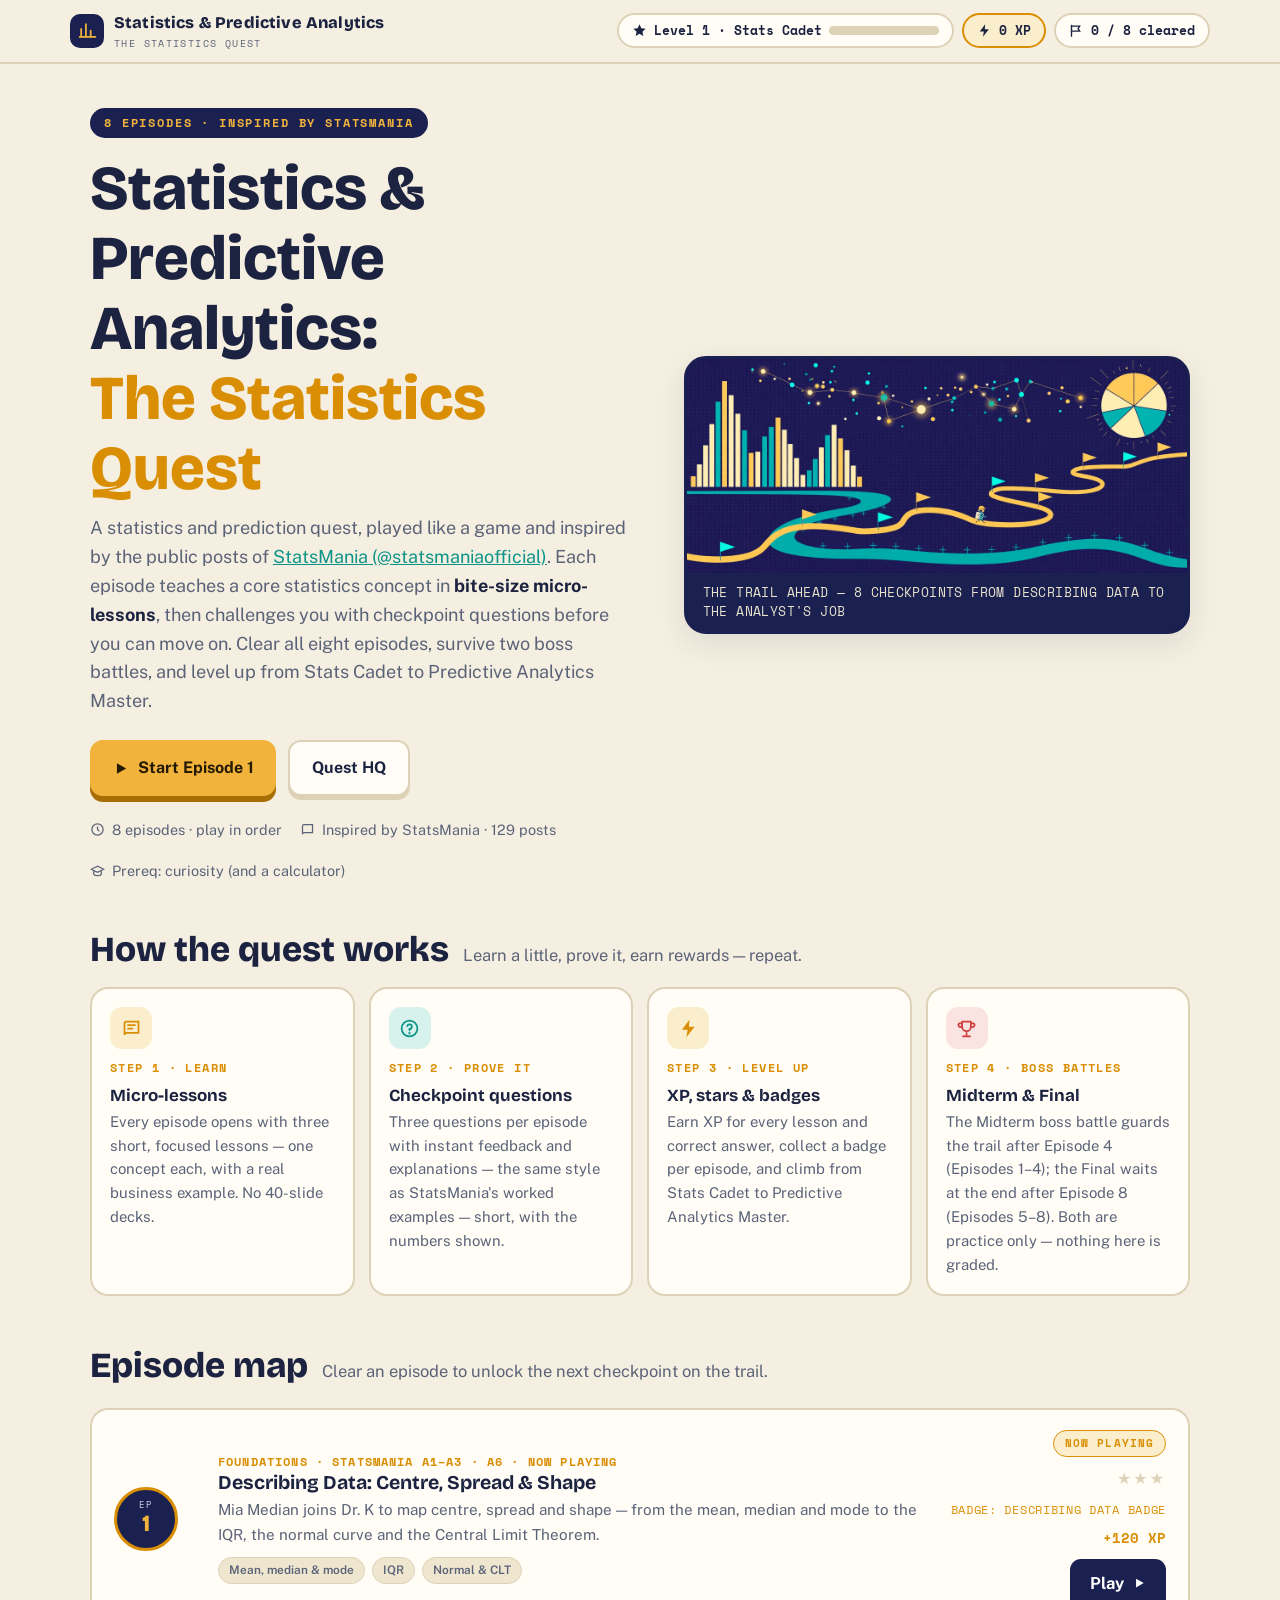
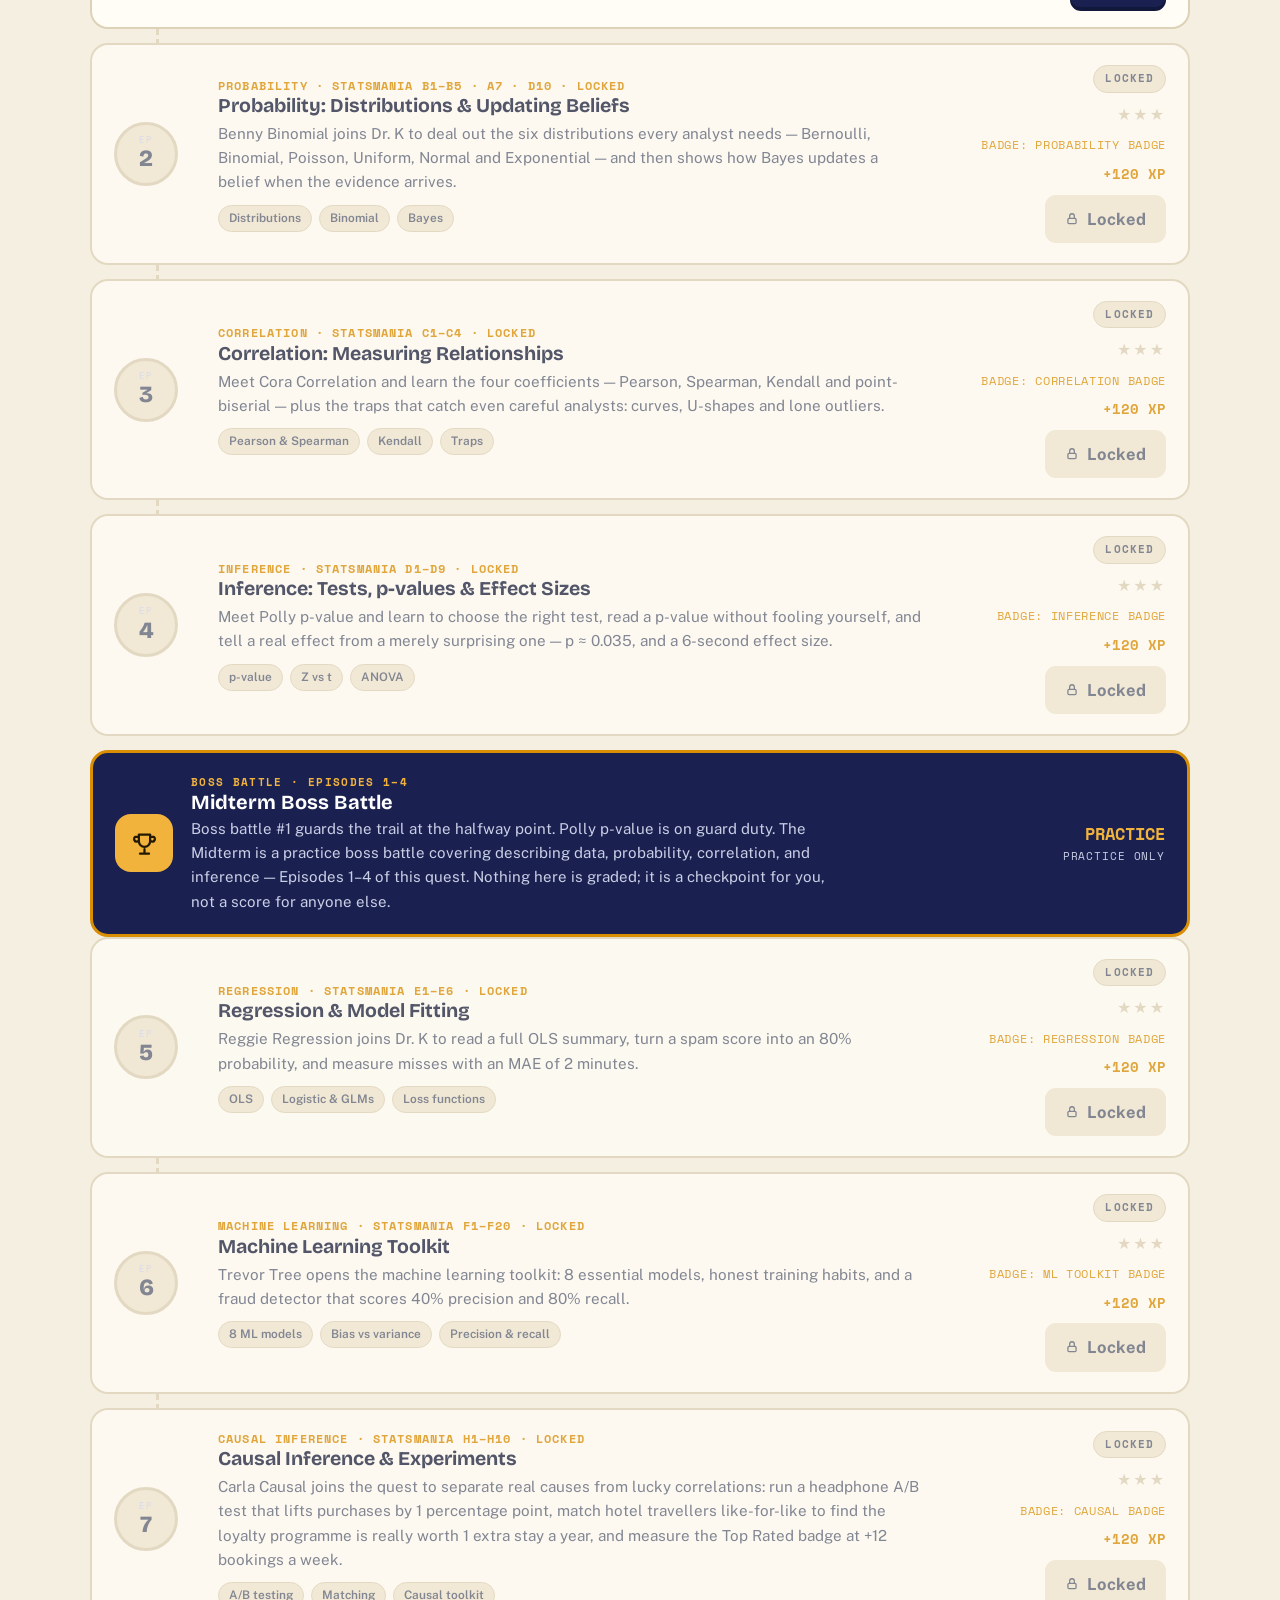
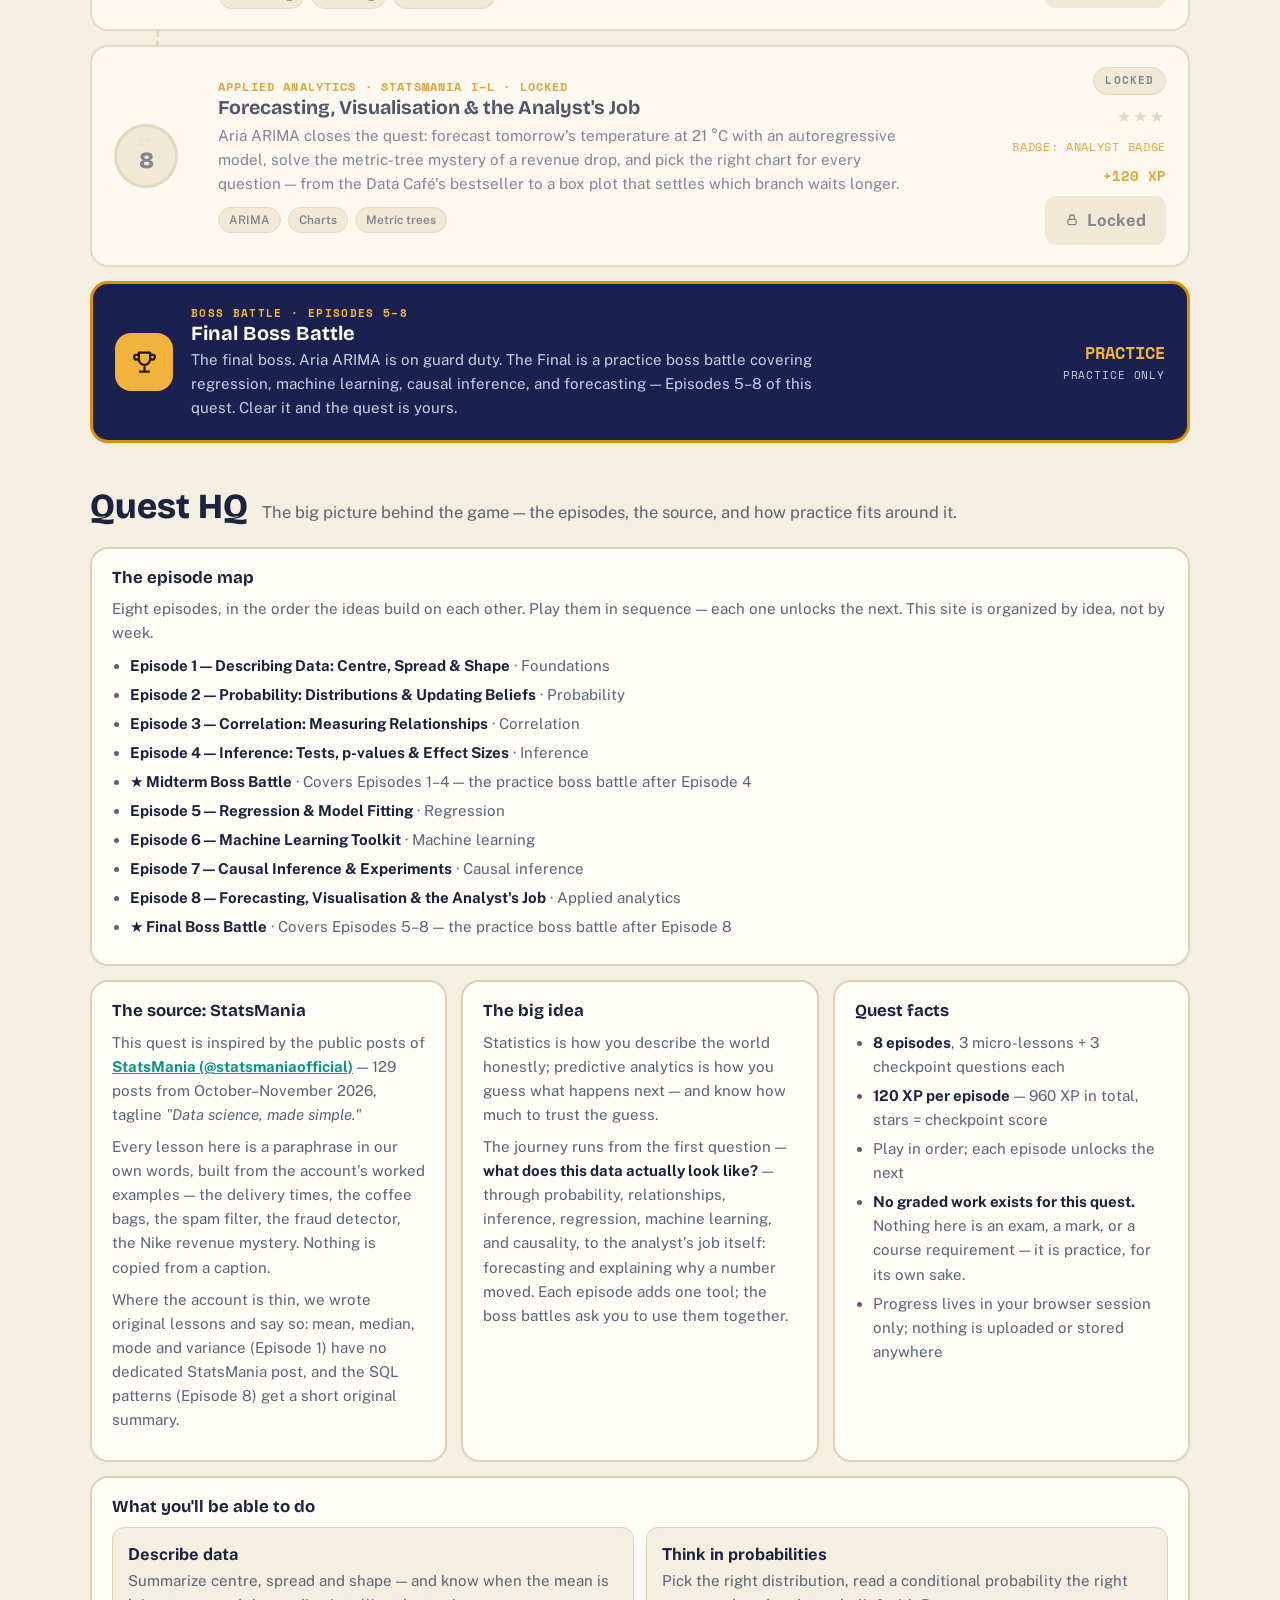
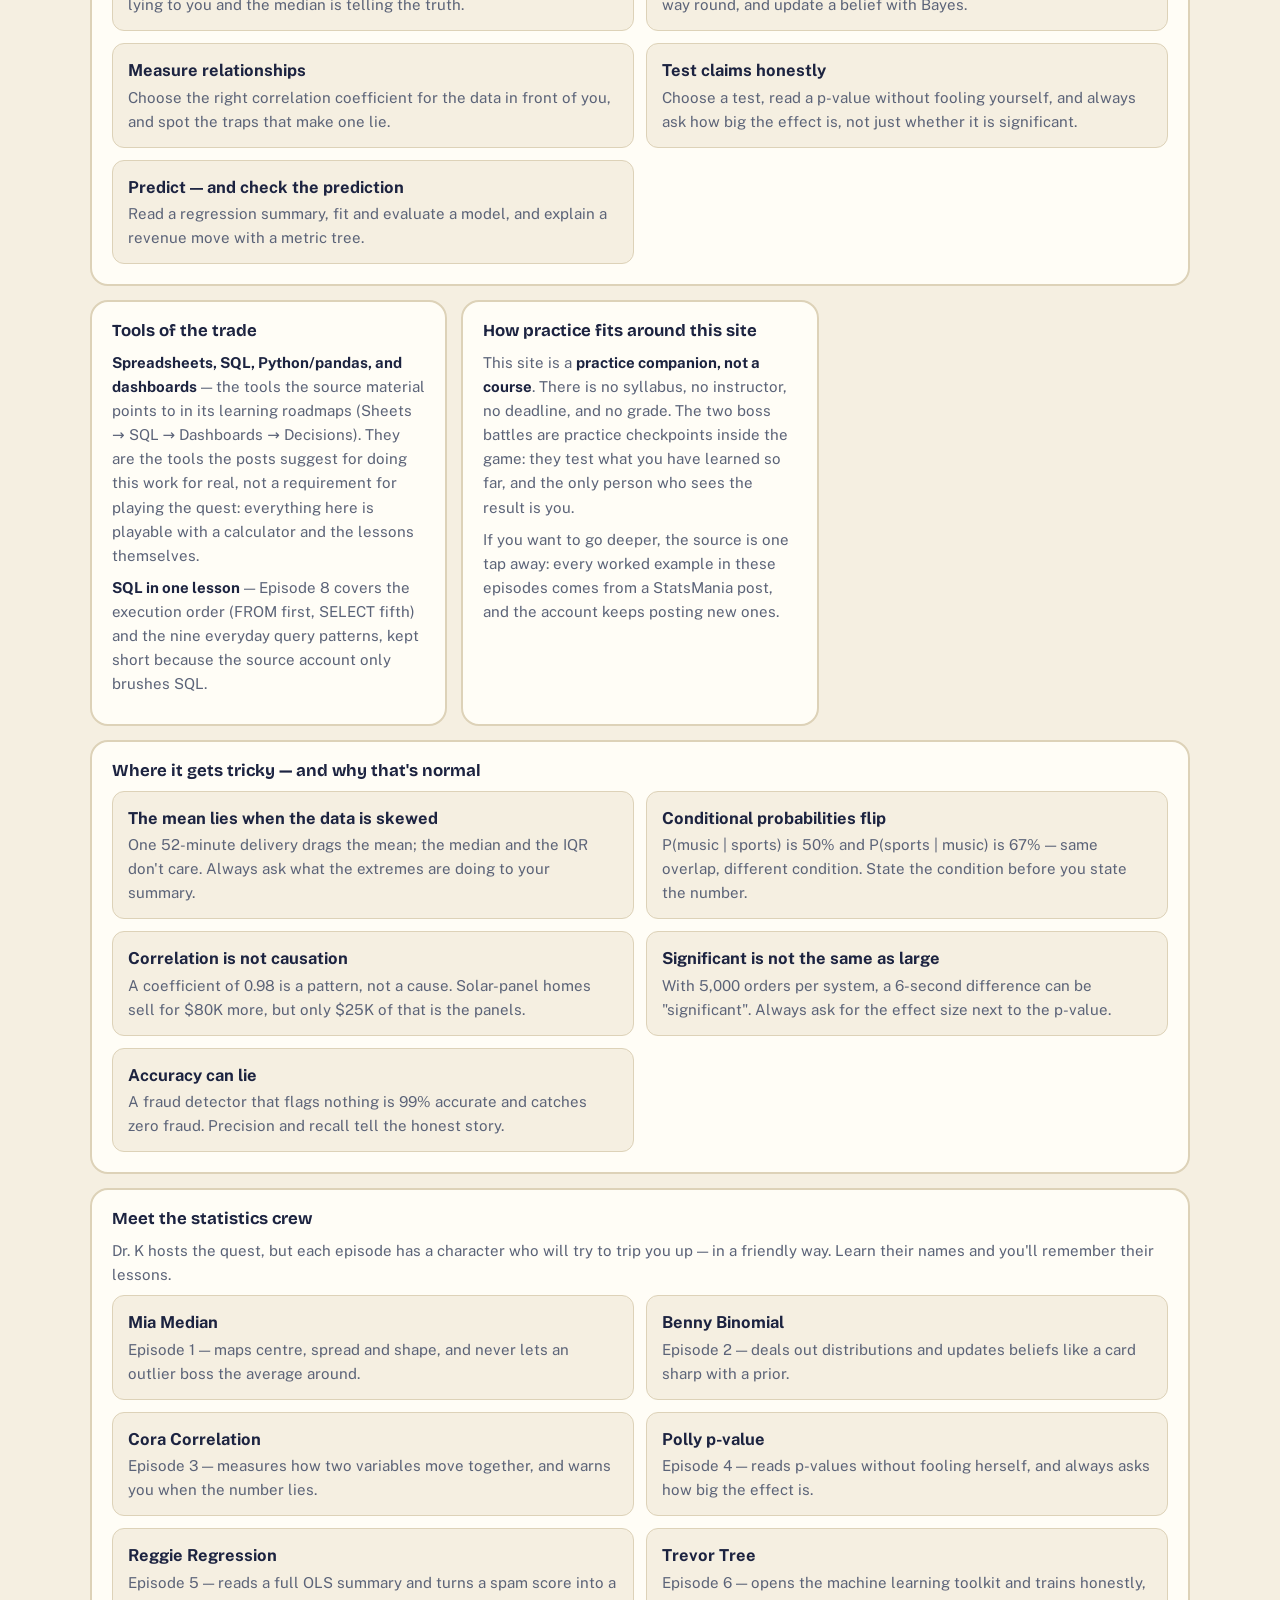
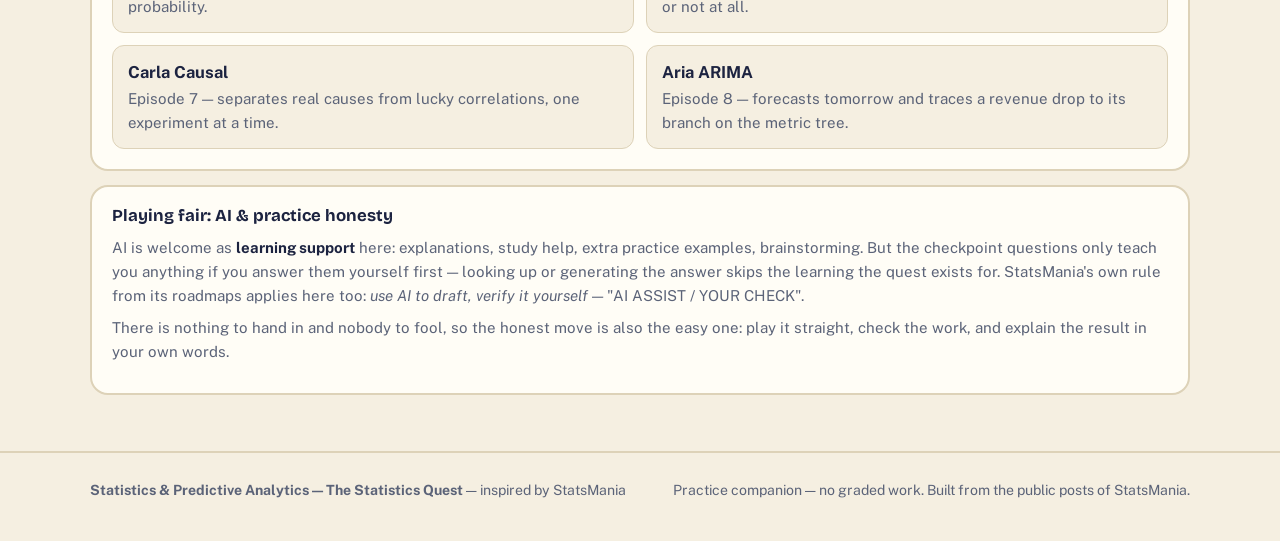
<file: statistics-predictive-analytics/index.html>
<!doctype html>
<html lang="en">
  <head>
    <meta charset="utf-8" />
    <meta name="viewport" content="width=device-width, initial-scale=1, viewport-fit=cover" />
    <meta name="color-scheme" content="light dark" />
    <link rel="icon" href="data:," />
    <title>Statistics & Predictive Analytics — The Statistics Quest</title>
    <link rel="preconnect" href="https://fonts.googleapis.com" />
    <link rel="preconnect" href="https://fonts.gstatic.com" crossorigin />
    <link href="https://fonts.googleapis.com/css2?family=Bricolage+Grotesque:opsz,wght@12..96,500;12..96,700;12..96,800&family=Public+Sans:wght@400;500;600;700&family=Space+Mono:wght@400;700&display=swap" rel="stylesheet" />
    <style>
      :root{
        --bg:#f5efe1;
        --bg-soft:#efe6d0;
        --surface:#fffdf6;
        --surface-2:#fdf6e3;
        --ink:#1c2340;
        --muted:#5b6378;
        --line:#ddd2b8;
        --navy:#1a2150;
        --navy-deep:#12173c;
        --gold:#d98e04;
        --gold-bright:#f2b33d;
        --gold-soft:#fbeecd;
        --teal:#0d9488;
        --teal-soft:#d7f2ec;
        --red:#cf3f3f;
        --red-soft:#fbe3e1;
        --green:#1d9e62;
        --green-soft:#dcf4e5;
        --shadow:0 10px 30px rgba(28,35,64,.10);
        --radius:18px;
      }
      @media (prefers-color-scheme: dark){
        :root{
          --bg:#0e1230;
          --bg-soft:#12173c;
          --surface:#181f4a;
          --surface-2:#1d2657;
          --ink:#f4edd9;
          --muted:#a9b0cc;
          --line:#2e3768;
          --navy:#232c66;
          --navy-deep:#0e1230;
          --gold:#f2b33d;
          --gold-bright:#ffc95e;
          --gold-soft:#33305e;
          --teal:#2dd4bf;
          --teal-soft:#173f42;
          --red:#f08080;
          --red-soft:#4a2438;
          --green:#4ade80;
          --green-soft:#1d4038;
          --shadow:0 10px 30px rgba(0,0,0,.35);
        }
      }
      *{box-sizing:border-box}
      html{scroll-behavior:smooth}
      body{
        margin:0;background:var(--bg);color:var(--ink);
        font-family:"Public Sans",system-ui,sans-serif;
        font-size:16.5px;line-height:1.6;
        -webkit-font-smoothing:antialiased;
      }
      h1,h2,h3,.display{font-family:"Bricolage Grotesque","Public Sans",sans-serif;line-height:1.12;margin:0}
      .mono{font-family:"Space Mono",monospace}
      .wrap{max-width:1140px;margin:0 auto;padding:0 20px}
      a{color:var(--teal)}
      button{font:inherit;cursor:pointer}
      :focus-visible{outline:3px solid var(--gold-bright);outline-offset:2px;border-radius:6px}

      /* ---------- HUD ---------- */
      .hud{
        position:sticky;top:0;z-index:50;
        background:color-mix(in srgb, var(--bg) 88%, transparent);
        backdrop-filter:blur(10px);
        border-bottom:2px solid var(--line);
      }
      .hud-inner{display:flex;align-items:center;gap:14px;padding:10px 0;flex-wrap:wrap}
      .hud-brand{display:flex;align-items:center;gap:10px;font-family:"Bricolage Grotesque",sans-serif;font-weight:800;font-size:1.02rem;letter-spacing:.01em}
      .hud-brand .crest{
        width:34px;height:34px;border-radius:10px;background:var(--navy);color:var(--gold-bright);
        display:grid;place-items:center;flex:none;
      }
      .hud-brand small{display:block;font-family:"Space Mono",monospace;font-weight:400;font-size:.62rem;letter-spacing:.14em;color:var(--muted);text-transform:uppercase}
      .hud-stats{margin-left:auto;display:flex;align-items:center;gap:8px;flex-wrap:wrap}
      .chip{
        display:inline-flex;align-items:center;gap:7px;
        background:var(--surface);border:2px solid var(--line);border-radius:999px;
        padding:5px 13px;font-family:"Space Mono",monospace;font-size:.82rem;font-weight:700;
      }
      .chip svg{flex:none}
      .chip.xp{border-color:var(--gold);background:var(--gold-soft)}
      .levelbar{width:110px;height:9px;border-radius:99px;background:var(--line);overflow:hidden}
      .levelbar i{display:block;height:100%;background:var(--gold-bright);border-radius:99px;transition:width .6s ease}

      /* ---------- Hero ---------- */
      .hero{padding:44px 0 10px}
      .hero-grid{display:grid;grid-template-columns:1.05fr .95fr;gap:34px;align-items:center}
      .kicker{
        display:inline-flex;align-items:center;gap:8px;
        font-family:"Space Mono",monospace;font-size:.72rem;font-weight:700;letter-spacing:.16em;text-transform:uppercase;
        background:var(--navy);color:var(--gold-bright);border-radius:999px;padding:6px 14px;
      }
      .hero h1{font-size:clamp(2.4rem,5.4vw,3.9rem);font-weight:800;margin:16px 0 6px}
      .hero h1 .quest{color:var(--gold)}
      .hero .sub{font-size:1.13rem;color:var(--muted);max-width:34rem;margin:10px 0 0}
      .hero .sub strong{color:var(--ink)}
      .hero-cta{display:flex;gap:12px;flex-wrap:wrap;margin-top:24px}
      .btn{
        display:inline-flex;align-items:center;gap:9px;border:none;border-radius:13px;
        padding:13px 22px;font-weight:700;font-size:1rem;text-decoration:none;
        transition:transform .15s ease, box-shadow .15s ease;
      }
      .btn:active{transform:translateY(1px)}
      .btn-gold{background:var(--gold-bright);color:#231a02;box-shadow:0 6px 0 #a86e06}
      .btn-gold:hover{transform:translateY(-2px);box-shadow:0 8px 0 #a86e06}
      .btn-ghost{background:var(--surface);color:var(--ink);border:2px solid var(--line);box-shadow:0 4px 0 var(--line)}
      .btn-ghost:hover{transform:translateY(-2px)}
      .hero-facts{display:flex;gap:18px;flex-wrap:wrap;margin-top:22px;font-size:.9rem;color:var(--muted)}
      .hero-facts span{display:inline-flex;gap:7px;align-items:center}
      .hero-art{
        border-radius:22px;overflow:hidden;border:3px solid var(--navy);
        box-shadow:var(--shadow);line-height:0;background:var(--navy-deep);
      }
      .hero-art img{width:100%;height:auto;display:block}
      .hero-art figcaption{
        line-height:1.45;background:var(--navy);color:#e9e2cd;font-size:.82rem;
        padding:10px 16px;font-family:"Space Mono",monospace;letter-spacing:.03em;
      }

      /* ---------- How it plays ---------- */
      .howto{padding:38px 0 6px}
      .howto-grid{display:grid;grid-template-columns:repeat(4,1fr);gap:14px;margin-top:18px}
      .how-card{
        background:var(--surface);border:2px solid var(--line);border-radius:var(--radius);
        padding:18px;position:relative;
      }
      .how-card .stepnum{
        font-family:"Space Mono",monospace;font-weight:700;font-size:.72rem;letter-spacing:.12em;
        color:var(--gold);text-transform:uppercase;
      }
      .how-card h3{font-size:1.06rem;margin:8px 0 5px}
      .how-card p{margin:0;color:var(--muted);font-size:.93rem}
      .how-card .ic{
        width:42px;height:42px;border-radius:12px;display:grid;place-items:center;margin-bottom:10px;
        background:var(--gold-soft);color:var(--gold);
      }
      .how-card:nth-child(2) .ic{background:var(--teal-soft);color:var(--teal)}
      .how-card:nth-child(3) .ic{background:var(--gold-soft);color:var(--gold)}
      .how-card:nth-child(4) .ic{background:var(--red-soft);color:var(--red)}

      .section-head{display:flex;align-items:baseline;gap:14px;flex-wrap:wrap;margin-top:44px}
      .section-head h2{font-size:clamp(1.6rem,3.4vw,2.2rem);font-weight:800}
      .section-head p{color:var(--muted);margin:0}

      /* ---------- Episode trail ---------- */
      .trail{margin-top:22px;display:flex;flex-direction:column;gap:0}
      .ep{
        display:grid;grid-template-columns:86px 1fr auto;gap:18px;align-items:center;
        background:var(--surface);border:2px solid var(--line);border-radius:var(--radius);
        padding:20px 22px;position:relative;
      }
      .ep + .ep{margin-top:14px}
      .ep::before{
        content:"";position:absolute;left:64px;top:-16px;height:16px;width:0;
        border-left:3px dashed var(--line);
      }
      .ep:first-child::before{display:none}
      .boss + .ep::before{display:none}
      .ep-medal{
        width:64px;height:64px;border-radius:50%;flex:none;
        display:grid;place-items:center;text-align:center;
        background:var(--navy);color:var(--gold-bright);
        font-family:"Bricolage Grotesque",sans-serif;font-weight:800;
        border:3px solid var(--gold);
      }
      .ep-medal small{display:block;font-family:"Space Mono",monospace;font-weight:400;font-size:.55rem;letter-spacing:.14em;color:#cfd4ea}
      .ep-medal .n{font-size:1.45rem;line-height:1}
      .ep.locked .ep-medal{background:var(--bg-soft);color:var(--muted);border-color:var(--line)}
      .ep.cleared .ep-medal{background:var(--teal);border-color:var(--teal);color:#fff}
      .ep-body h3{font-size:1.22rem;font-weight:700}
      .ep-body .chap{font-family:"Space Mono",monospace;font-size:.72rem;letter-spacing:.1em;text-transform:uppercase;color:var(--gold);font-weight:700}
      .ep-body p{margin:5px 0 0;color:var(--muted);font-size:.95rem;max-width:44rem}
      .ep-tags{display:flex;gap:7px;flex-wrap:wrap;margin-top:10px}
      .tag{
        font-size:.74rem;font-weight:600;background:var(--bg-soft);border:1.5px solid var(--line);
        border-radius:999px;padding:3px 10px;color:var(--muted);
      }
      .ep-side{display:flex;flex-direction:column;align-items:flex-end;gap:9px}
      .ep-xp{font-family:"Space Mono",monospace;font-weight:700;font-size:.85rem;color:var(--gold)}
      .stars{font-size:1rem;letter-spacing:2px;color:var(--line)}
      .stars .on{color:var(--gold-bright)}
      .btn-play{
        background:var(--navy);color:#fff;border:none;border-radius:11px;padding:11px 20px;
        font-weight:700;display:inline-flex;align-items:center;gap:8px;box-shadow:0 4px 0 var(--navy-deep);
      }
      .btn-play:hover{transform:translateY(-2px)}
      .btn-play:disabled{background:var(--bg-soft);color:var(--muted);box-shadow:none;cursor:not-allowed;transform:none}
      .ep.locked{opacity:.75}
      .status-pill{
        font-family:"Space Mono",monospace;font-size:.68rem;font-weight:700;letter-spacing:.1em;text-transform:uppercase;
        border-radius:999px;padding:4px 11px;
      }
      .status-pill.now{background:var(--gold-soft);color:var(--gold);border:1.5px solid var(--gold)}
      .status-pill.done{background:var(--teal-soft);color:var(--teal);border:1.5px solid var(--teal)}
      .status-pill.lock{background:var(--bg-soft);color:var(--muted);border:1.5px solid var(--line)}

      /* boss cards */
      .boss{
        margin-top:14px;border-radius:var(--radius);padding:20px 22px;
        background:var(--navy);color:#f2ead8;border:3px solid var(--gold);
        display:grid;grid-template-columns:auto 1fr auto;gap:18px;align-items:center;
      }
      .boss .bic{
        width:58px;height:58px;border-radius:16px;background:var(--gold-bright);color:#231a02;
        display:grid;place-items:center;flex:none;
      }
      .boss h3{font-size:1.25rem;color:#fff}
      .boss .chap{font-family:"Space Mono",monospace;font-size:.7rem;letter-spacing:.12em;text-transform:uppercase;color:var(--gold-bright);font-weight:700}
      .boss p{margin:4px 0 0;color:#c9cfe6;font-size:.94rem;max-width:40rem}
      .boss .pts{font-family:"Space Mono",monospace;font-weight:700;text-align:right;color:var(--gold-bright);font-size:1.05rem;white-space:nowrap}
      .boss .pts small{display:block;color:#c9cfe6;font-weight:400;font-size:.68rem;letter-spacing:.08em}

      /* ---------- Player ---------- */
      #player{display:none;padding:34px 0 60px}
      #player.open{display:block}
      .player-shell{max-width:820px;margin:0 auto}
      .player-top{display:flex;align-items:center;gap:14px;flex-wrap:wrap}
      .player-top .chap{font-family:"Space Mono",monospace;font-size:.72rem;letter-spacing:.12em;text-transform:uppercase;color:var(--gold);font-weight:700}
      .player-top h2{font-size:clamp(1.5rem,3.4vw,2.1rem);font-weight:800}
      .btn-exit{
        margin-left:auto;background:var(--surface);border:2px solid var(--line);color:var(--ink);
        border-radius:11px;padding:9px 16px;font-weight:700;display:inline-flex;gap:7px;align-items:center;
      }
      .dots{display:flex;gap:7px;margin:20px 0 6px;flex-wrap:wrap}
      .dot{height:10px;flex:1;min-width:26px;border-radius:99px;background:var(--line)}
      .dot.done{background:var(--teal)}
      .dot.now{background:var(--gold-bright)}
      .phase-label{font-family:"Space Mono",monospace;font-size:.74rem;letter-spacing:.12em;text-transform:uppercase;color:var(--muted);font-weight:700}
      .stage{
        margin-top:14px;background:var(--surface);border:2px solid var(--line);border-radius:22px;
        padding:30px;box-shadow:var(--shadow);
      }
      .stage .lesson-kicker{display:inline-flex;gap:8px;align-items:center;background:var(--teal-soft);color:var(--teal);font-weight:700;font-size:.78rem;border-radius:999px;padding:5px 13px;letter-spacing:.04em}
      .stage .quiz-kicker{display:inline-flex;gap:8px;align-items:center;background:var(--gold-soft);color:var(--gold);font-weight:700;font-size:.78rem;border-radius:999px;padding:5px 13px;letter-spacing:.04em}
      .stage h3{font-size:1.55rem;font-weight:800;margin:14px 0 10px}
      .stage p{margin:0 0 12px}
      .stage p:last-of-type{margin-bottom:0}
      .powerup{
        margin-top:18px;border-radius:14px;padding:15px 17px;background:var(--surface-2);
        border:2px dashed var(--gold);font-size:.95rem;
      }
      .powerup strong{color:var(--gold);font-family:"Space Mono",monospace;font-size:.72rem;letter-spacing:.12em;text-transform:uppercase;display:block;margin-bottom:4px}
      .stage-actions{display:flex;gap:12px;margin-top:24px;flex-wrap:wrap;align-items:center}
      .stage-actions .spacer{flex:1}
      .xp-pop{font-family:"Space Mono",monospace;font-weight:700;color:var(--gold);font-size:.95rem}
      .opts{display:grid;gap:11px;margin-top:18px}
      .opt{
        text-align:left;background:var(--bg);border:2px solid var(--line);border-radius:14px;
        padding:15px 17px;font-size:1rem;display:flex;gap:12px;align-items:flex-start;width:100%;
        transition:border-color .12s ease, background .12s ease;color:var(--ink);
      }
      .opt:hover:not(:disabled){border-color:var(--gold)}
      .opt .letter{
        font-family:"Space Mono",monospace;font-weight:700;flex:none;width:27px;height:27px;border-radius:8px;
        background:var(--surface);border:2px solid var(--line);display:grid;place-items:center;font-size:.85rem;
      }
      .opt.correct{border-color:var(--green);background:var(--green-soft)}
      .opt.correct .letter{background:var(--green);border-color:var(--green);color:#fff}
      .opt.wrong{border-color:var(--red);background:var(--red-soft)}
      .opt.wrong .letter{background:var(--red);border-color:var(--red);color:#fff}
      .opt:disabled{cursor:default;opacity:1}
      .opt.dim{opacity:.55}
      .feedback{
        display:none;margin-top:18px;border-radius:14px;padding:15px 17px;font-size:.96rem;
      }
      .feedback.show{display:block}
      .feedback.good{background:var(--green-soft);border:2px solid var(--green)}
      .feedback.bad{background:var(--red-soft);border:2px solid var(--red)}
      .feedback strong{display:block;margin-bottom:3px}
      /* results */
      .results{text-align:center;padding:8px 0}
      .results .big-stars{font-size:2.6rem;letter-spacing:8px;color:var(--line);margin:8px 0 2px}
      .results .big-stars .on{color:var(--gold-bright)}
      .results h3{font-size:1.9rem}
      .badge-earned{
        display:inline-flex;align-items:center;gap:10px;margin-top:16px;
        background:var(--navy);color:var(--gold-bright);border-radius:999px;padding:10px 20px;
        font-weight:700;border:2px solid var(--gold);
      }
      .score-line{font-family:"Space Mono",monospace;color:var(--muted);margin-top:10px}
      .confetti{position:fixed;inset:0;pointer-events:none;z-index:99;overflow:hidden}
      .confetti i{position:absolute;top:-14px;width:10px;height:14px;border-radius:2px;animation:fall linear forwards}
      @keyframes fall{to{transform:translateY(105vh) rotate(720deg)}}
      @media (prefers-reduced-motion: reduce){
        .confetti{display:none}
        html{scroll-behavior:auto}
        *{transition:none !important;animation:none !important}
      }

      /* ---------- HQ / syllabus ---------- */
      .hq-grid{display:grid;grid-template-columns:repeat(3,1fr);gap:14px;margin-top:20px}
      .hq-card{background:var(--surface);border:2px solid var(--line);border-radius:var(--radius);padding:20px}
      .hq-card h3{font-size:1.05rem;margin:0 0 10px;display:flex;gap:9px;align-items:center}
      .hq-card h3 .ic{color:var(--gold);display:grid;place-items:center}
      .hq-card p,.hq-card li{font-size:.94rem;color:var(--muted)}
      .hq-card p{margin:0 0 8px}
      .hq-card ul{margin:0;padding-left:18px}
      .hq-card li{margin-bottom:5px}
      .hq-card strong{color:var(--ink)}
      table.grades{width:100%;border-collapse:collapse;font-size:.95rem}
      table.grades th,table.grades td{padding:9px 10px;text-align:left;border-bottom:1.5px solid var(--line)}
      table.grades th{font-family:"Space Mono",monospace;font-size:.7rem;letter-spacing:.1em;text-transform:uppercase;color:var(--muted)}
      table.grades td.num,table.grades th.num{text-align:right;font-family:"Space Mono",monospace}
      table.grades tr.total td{font-weight:700;border-bottom:none;color:var(--ink)}
      .scale-row{display:flex;gap:8px;flex-wrap:wrap;margin-top:12px}
      .scale-row span{font-family:"Space Mono",monospace;font-size:.8rem;font-weight:700;background:var(--bg-soft);border:1.5px solid var(--line);border-radius:9px;padding:5px 11px}
      .wide-card{grid-column:1/-1}
      .assign-grid{display:grid;grid-template-columns:repeat(2,1fr);gap:12px}
      .assign-grid div{background:var(--bg);border:1.5px solid var(--line);border-radius:12px;padding:13px 15px}
      .assign-grid strong{display:block;color:var(--ink);margin-bottom:2px}
      .assign-grid p{margin:0}

      footer{margin-top:56px;border-top:2px solid var(--line);padding:26px 0 40px;color:var(--muted);font-size:.88rem}
      footer .wrap{display:flex;gap:14px;flex-wrap:wrap;justify-content:space-between}

      @media (max-width:960px){
        .hero-grid{grid-template-columns:1fr}
        .howto-grid{grid-template-columns:repeat(2,1fr)}
        .hq-grid{grid-template-columns:1fr 1fr}
      }
      @media (max-width:640px){
        body{font-size:16px}
        .howto-grid{grid-template-columns:1fr}
        .hq-grid{grid-template-columns:1fr}
        .assign-grid{grid-template-columns:1fr}
        .ep{grid-template-columns:60px 1fr;padding:16px}
        .ep::before{left:45px}
        .ep-medal{width:48px;height:48px}
        .ep-medal .n{font-size:1.1rem}
        .ep-side{grid-column:2;flex-direction:row;align-items:center;justify-content:space-between;width:100%}
        .boss{grid-template-columns:1fr}
        .boss .pts{text-align:left}
        .stage{padding:22px 18px}
        .levelbar{display:none}
        table.grades th:nth-child(2),table.grades td:nth-child(2){display:none}
      }

      /* ---------- Episode 1 fun pass: Dr. K, pages, games, badges, certificate ---------- */
      .drk-intro{background:var(--gold-soft);border:2px solid var(--gold);border-radius:var(--radius);padding:16px 18px;margin-bottom:18px}
      .drk-intro strong{display:block;color:var(--gold);font-family:"Space Mono",monospace;font-size:.72rem;letter-spacing:.12em;text-transform:uppercase;margin-bottom:6px}
      .drk-outro{background:var(--teal-soft);border:2px solid var(--teal);border-radius:var(--radius);padding:16px 18px;margin-top:20px;text-align:left}
      .drk-aside{border-left:4px solid var(--gold);background:var(--gold-soft);padding:12px 16px;border-radius:0 12px 12px 0;font-style:italic;margin-top:14px}
      .viz{margin-top:16px}
      .viz-flow{display:flex;gap:8px;flex-wrap:wrap;align-items:center}
      .viz-step{background:var(--bg-soft);border:2px solid var(--line);border-radius:12px;padding:9px 14px;font-weight:700}
      .viz-arrow{color:var(--gold);font-weight:700}
      .viz-cards{display:grid;grid-template-columns:repeat(3,1fr);gap:10px}
      .viz-card{background:var(--surface);border:2px solid var(--line);border-radius:12px;padding:13px 14px}
      .viz-card b{display:block;margin-bottom:3px}
      .viz-card span{color:var(--muted);font-size:.9rem}
      .viz-vs{display:flex;gap:8px;flex-wrap:wrap}
      .viz-v{background:var(--surface);border:2px solid var(--line);border-radius:999px;padding:8px 14px;font-weight:700}
      .viz-v span{display:block;font-weight:400;color:var(--muted);font-size:.8rem}
      .viz-v.gold{border-color:var(--gold);background:var(--gold-soft)}
      .viz-sent{background:var(--surface);border:2px dashed var(--gold);border-radius:12px;padding:14px 16px}
      .game{margin-top:20px;background:var(--bg-soft);border:2px solid var(--line);border-radius:var(--radius);padding:18px}
      .game h4{margin:0 0 6px}
      .game .gintro{color:var(--muted);margin:0 0 14px}
      .gitem{display:flex;gap:8px;flex-wrap:wrap;align-items:center;background:var(--surface);border:1.5px solid var(--line);border-radius:12px;padding:10px 12px;margin-bottom:10px}
      .gitem>span:first-child{flex:1;min-width:200px}
      .gbtn{background:var(--surface);border:2px solid var(--line);border-radius:999px;padding:6px 13px;font-weight:700;cursor:pointer}
      .gbtn:hover{border-color:var(--gold)}
      .gbtn.sel{background:var(--gold);color:#231a02;border-color:var(--gold)}
      .gbtn:disabled{cursor:default;opacity:1}
      .gitem.ok{border-color:var(--green);background:var(--green-soft)}
      .gitem.no{border-color:var(--red)}
      .gwhy{font-size:.9rem;color:var(--muted);width:100%}
      .ggroup{margin-bottom:12px}
      .ggroup>strong{display:block;margin-bottom:6px}
      .ggroup.ok>strong{color:var(--green)}
      .gdone{background:var(--green-soft);border:2px solid var(--green);border-radius:12px;padding:12px 14px;margin-top:12px;font-weight:700}
      .badge-shelf{display:flex;gap:10px;flex-wrap:wrap;justify-content:center;margin-top:16px}
      .badge-chip{background:var(--surface);border:2px solid var(--line);border-radius:999px;padding:8px 16px;font-weight:700}
      .badge-chip.got{border-color:var(--gold);background:var(--gold-soft)}
      .badge-chip.miss{opacity:.55}
      .badge-chip small{display:block;font-weight:400;color:var(--muted);font-size:.75rem}
      .cert-row{margin-top:18px;display:flex;gap:10px;flex-wrap:wrap;justify-content:center;align-items:center}
      .cert-row label{font-weight:700}
      .cert-row input{padding:9px 12px;border:2px solid var(--line);border-radius:10px;font-size:1rem;max-width:280px;width:100%}
      .shelf{text-align:left;max-width:640px;margin:22px auto 0;background:var(--surface);border:2px solid var(--line);border-radius:var(--radius);padding:18px 20px}
      .shelf h4{margin:0 0 4px}
      .shelf .snote{color:var(--muted);font-size:.9rem;margin:0 0 6px}
      .shelf a{display:block;text-decoration:none;color:var(--ink);border-top:1.5px solid var(--line);padding:10px 0}
      .shelf a:hover{color:var(--gold)}
      .shelf a b{display:block}
      .shelf a span{color:var(--muted);font-size:.88rem}
      .shelf .kind{font-family:"Space Mono",monospace;font-size:.68rem;letter-spacing:.1em;text-transform:uppercase;color:var(--gold)}
      .ep-badge{font-family:"Space Mono",monospace;font-size:.72rem;color:var(--gold);letter-spacing:.06em;text-transform:uppercase}
      #cert-overlay{display:none;position:fixed;inset:0;background:rgba(0,0,0,.55);z-index:200;overflow:auto;padding:24px}
      #cert-overlay.open{display:block}
      .cert{background:#fff;color:#111;max-width:720px;margin:24px auto;padding:44px 48px;border-radius:8px;text-align:center}
      .cert .c-kicker{font-family:"Space Mono",monospace;font-size:.72rem;letter-spacing:.14em;text-transform:uppercase;color:#666}
      .cert h2{font-size:2rem;margin:10px 0}
      .cert .c-name{font-size:1.6rem;font-weight:700;margin:8px 0}
      .cert .c-badge{display:inline-block;border:3px solid #b8860b;color:#7a5b00;border-radius:999px;padding:8px 22px;font-weight:700;margin:12px 0}
      .cert .sig{margin-top:30px;border-top:2px solid #111;padding-top:10px}
      .cert .c-foot{color:#666;font-size:.85rem;margin-top:18px}
      .cert-actions{display:flex;gap:10px;justify-content:center;margin-top:16px}
      @media print{
        body *{visibility:hidden}
        #cert-overlay,#cert-overlay *{visibility:visible}
        #cert-overlay{position:absolute;inset:0;background:#fff;padding:0}
        .cert{margin:0;max-width:none;box-shadow:none}
        .cert-actions{display:none !important}
      }
    
      /* ---------- Statistics Quest visuals (inline SVG / vanilla JS, no libraries) ---------- */
      .viz-wrap{margin:18px 0;padding:16px 16px 14px;border:1px solid #e3d9c2;border-radius:12px;background:#fffdf7;max-width:100%;box-sizing:border-box}
      .viz-title{font-weight:700;font-size:1rem;color:#1f3a5f;margin-bottom:10px}
      .viz-chart{max-width:560px;margin:0 auto}
      .viz-chart svg{width:100%;height:auto;display:block}
      .viz-controls{margin:12px 0 4px}
      .viz-controls label{display:block;font-weight:700;font-size:.92rem;margin:10px 0 2px;color:#2b2620}
      .viz-controls label output{font-weight:700;color:#0d9488}
      .viz-controls input[type="range"]{width:100%;min-height:44px;accent-color:#0d9488;cursor:pointer}
      .viz-btnrow{display:flex;gap:10px;flex-wrap:wrap;margin-top:12px}
      .viz-btn{min-height:44px;padding:10px 16px;border-radius:10px;border:1.5px solid #0d9488;background:#fff;color:#0d9488;font-weight:700;font-size:.95rem;cursor:pointer;font-family:inherit}
      .viz-btn[aria-pressed="true"]{background:#0d9488;color:#fff}
      .viz-btn:hover{background:#e6f4f2}
      .viz-btn[aria-pressed="true"]:hover{background:#0b7a71}
      .viz-readout{margin:10px 0 2px;font-size:.98rem;font-weight:700;color:#1f3a5f}
      .viz-cap{font-size:.92rem;color:#6b6257;margin:10px 0 0;line-height:1.5}
      .viz-legend{display:flex;gap:16px;flex-wrap:wrap;font-size:.88rem;color:#2b2620;margin:0 0 6px}
      .viz-legend i{display:inline-block;width:22px;height:4px;border-radius:2px;vertical-align:middle;margin-right:6px}
      .viz-tree{display:flex;flex-direction:column;gap:10px;align-items:stretch}
      .viz-trow{display:flex;gap:8px;align-items:stretch;justify-content:center;flex-wrap:wrap}
      .viz-tnode{border:1.5px solid #e3d9c2;border-radius:10px;background:#fff;padding:10px 12px;text-align:center;font-weight:700;font-size:.92rem;line-height:1.35}
      .viz-tnode span{font-weight:400;font-size:.85rem}
      .viz-tnode.ok{border-color:#0d9488}
      .viz-dotgrid{display:grid;grid-template-columns:repeat(5,1fr);gap:8px;margin-top:12px}
      .viz-dotgrid label{display:block;font-weight:700;font-size:.82rem;color:#2b2620}
      .viz-dotgrid label output{font-weight:700;color:#0d9488}
      .viz-dotgrid input[type="range"]{width:100%;min-height:44px;accent-color:#0d9488;cursor:pointer}
      .viz-dot{cursor:grab;touch-action:none}
      .viz-dot:focus{outline:3px solid #1f3a5f;outline-offset:2px}
      .viz-tnode.bad{border-color:#cf3f3f;background:#fdf0ef}
      .viz-troot{background:#1f3a5f;color:#fff;border-color:#1f3a5f;font-size:1rem}
      .viz-tcause{background:#fdf6e0;border-color:#b8860b}
      .viz-tx{align-self:center;font-weight:700;color:#6b6257}
      @media (max-width:520px){
        .viz-wrap{padding:14px 12px 12px}
        .viz-tnode{font-size:.85rem;padding:8px 9px}
        .viz-dotgrid{grid-template-columns:repeat(3,1fr)}
      }

      </style>
  </head>
  <body>
    <!-- ================= HUD ================= -->
    <header class="hud">
      <div class="wrap hud-inner">
        <div class="hud-brand">
          <span class="crest" aria-hidden="true">
            <svg width="19" height="19" viewBox="0 0 24 24" fill="none" stroke="currentColor" stroke-width="2.2" stroke-linecap="round"><path d="M4 20V10"/><path d="M10 20V4"/><path d="M16 20v-8"/><path d="M22 20H2"/></svg>
          </span>
          <span>Statistics &amp; Predictive Analytics<small>The Statistics Quest</small></span>
        </div>
        <div class="hud-stats" aria-label="Your progress">
          <span class="chip" title="Your level">
            <svg width="15" height="15" viewBox="0 0 24 24" fill="currentColor" aria-hidden="true"><path d="M12 2l2.9 6.3 6.9.8-5.1 4.7 1.4 6.8L12 17.2 5.9 20.6l1.4-6.8L2.2 9.1l6.9-.8z"/></svg>
            <span id="hud-level">Level 1 · Stats Cadet</span>
            <span class="levelbar" aria-hidden="true"><i id="hud-levelbar" style="width:0%"></i></span>
          </span>
          <span class="chip xp" title="Experience points">
            <svg width="15" height="15" viewBox="0 0 24 24" fill="currentColor" aria-hidden="true"><path d="M13 2L4.5 13.5H11L9.5 22 19 10h-6.5z"/></svg>
            <span id="hud-xp">0 XP</span>
          </span>
          <span class="chip" title="Episodes cleared">
            <svg width="15" height="15" viewBox="0 0 24 24" fill="none" stroke="currentColor" stroke-width="2.2" stroke-linecap="round" aria-hidden="true"><path d="M4 21V4"/><path d="M4 5h13l-2.5 4L17 13H4"/></svg>
            <span id="hud-cleared">0 / 8 cleared</span>
          </span>
        </div>
      </div>
    </header>

    <main id="home">
      <!-- ================= HERO ================= -->
      <section class="hero">
        <div class="wrap hero-grid">
          <div>
            <span class="kicker">8 Episodes · Inspired by StatsMania</span>
            <h1>Statistics &amp; Predictive Analytics:<br /><span class="quest">The Statistics Quest</span></h1>
            <p class="sub">A statistics and prediction quest, played like a game and inspired by the public posts of <a href="https://www.instagram.com/statsmaniaofficial">StatsMania (@statsmaniaofficial)</a>. Each episode teaches a core statistics concept in <strong>bite-size micro-lessons</strong>, then challenges you with checkpoint questions before you can move on. Clear all eight episodes, survive two boss battles, and level up from Stats Cadet to Predictive Analytics Master.</p>
            <div class="hero-cta">
              <button class="btn btn-gold" id="btn-start" type="button">
                <svg width="17" height="17" viewBox="0 0 24 24" fill="currentColor" aria-hidden="true"><path d="M7 4.5v15l13-7.5z"/></svg>
                <span id="btn-start-label">Start Episode 1</span>
              </button>
              <a class="btn btn-ghost" href="#hq">Quest HQ</a>
            </div>
            <div class="hero-facts">
              <span><svg width="15" height="15" viewBox="0 0 24 24" fill="none" stroke="currentColor" stroke-width="2" aria-hidden="true"><circle cx="12" cy="12" r="9"/><path d="M12 7v5l3 3"/></svg> 8 episodes · play in order</span>
              <span><svg width="15" height="15" viewBox="0 0 24 24" fill="none" stroke="currentColor" stroke-width="2" aria-hidden="true"><path d="M4 19.5A2.5 2.5 0 016.5 17H20V4H6.5A2.5 2.5 0 004 6.5z"/></svg> Inspired by StatsMania · 129 posts</span>
              <span><svg width="15" height="15" viewBox="0 0 24 24" fill="none" stroke="currentColor" stroke-width="2" aria-hidden="true"><path d="M22 10L12 5 2 10l10 5 10-5z"/><path d="M6 12v5c0 1.5 3 3 6 3s6-1.5 6-3v-5"/></svg> Prereq: curiosity (and a calculator)</span>
            </div>
          </div>
          <figure class="hero-art" style="margin:0">
            <img src="assets/quest-map.webp" alt="Illustrated quest map: a golden trail winding toward a sun, with eight checkpoint flags for the eight episodes" width="2352" height="1008" />
            <figcaption>THE TRAIL AHEAD — 8 CHECKPOINTS FROM DESCRIBING DATA TO THE ANALYST'S JOB</figcaption>
          </figure>
        </div>
      </section>

      <!-- ================= HOW IT PLAYS ================= -->
      <section class="howto">
        <div class="wrap">
          <div class="section-head" style="margin-top:0">
            <h2>How the quest works</h2>
            <p>Learn a little, prove it, earn rewards — repeat.</p>
          </div>
          <div class="howto-grid">
            <div class="how-card">
              <div class="ic"><svg width="21" height="21" viewBox="0 0 24 24" fill="none" stroke="currentColor" stroke-width="2" stroke-linecap="round" aria-hidden="true"><path d="M4 19.5A2.5 2.5 0 016.5 17H20V4H6.5A2.5 2.5 0 004 6.5z"/><path d="M8 8h8M8 12h5"/></svg></div>
              <div class="stepnum">Step 1 · Learn</div>
              <h3>Micro-lessons</h3>
              <p>Every episode opens with three short, focused lessons — one concept each, with a real business example. No 40-slide decks.</p>
            </div>
            <div class="how-card">
              <div class="ic"><svg width="21" height="21" viewBox="0 0 24 24" fill="none" stroke="currentColor" stroke-width="2" stroke-linecap="round" aria-hidden="true"><circle cx="12" cy="12" r="9"/><path d="M9.5 9.3A2.6 2.6 0 1112 12.5V14"/><circle cx="12" cy="17.4" r=".4" fill="currentColor"/></svg></div>
              <div class="stepnum">Step 2 · Prove it</div>
              <h3>Checkpoint questions</h3>
              <p>Three questions per episode with instant feedback and explanations — the same style as StatsMania's worked examples — short, with the numbers shown.</p>
            </div>
            <div class="how-card">
              <div class="ic"><svg width="21" height="21" viewBox="0 0 24 24" fill="currentColor" aria-hidden="true"><path d="M13 2L4.5 13.5H11L9.5 22 19 10h-6.5z"/></svg></div>
              <div class="stepnum">Step 3 · Level up</div>
              <h3>XP, stars &amp; badges</h3>
              <p>Earn XP for every lesson and correct answer, collect a badge per episode, and climb from Stats Cadet to Predictive Analytics Master.</p>
            </div>
            <div class="how-card">
              <div class="ic"><svg width="21" height="21" viewBox="0 0 24 24" fill="none" stroke="currentColor" stroke-width="2" stroke-linecap="round" stroke-linejoin="round" aria-hidden="true"><path d="M8 21h8M12 17v4M7 4h10v6a5 5 0 01-10 0z"/><path d="M7 6H4a2 2 0 002 4h1M17 6h3a2 2 0 01-2 4h-1"/></svg></div>
              <div class="stepnum">Step 4 · Boss battles</div>
              <h3>Midterm &amp; Final</h3>
              <p>The Midterm boss battle guards the trail after Episode 4 (Episodes 1–4); the Final waits at the end after Episode 8 (Episodes 5–8). Both are practice only — nothing here is graded.</p>
            </div>
          </div>
        </div>
      </section>

      <!-- ================= EPISODE MAP ================= -->
      <section>
        <div class="wrap">
          <div class="section-head">
            <h2>Episode map</h2>
            <p>Clear an episode to unlock the next checkpoint on the trail.</p>
          </div>
          <div class="trail" id="trail"></div>
        </div>
      </section>

      <!-- ================= COURSE HQ ================= -->
      <section id="hq">
        <div class="wrap">
          <div class="section-head">
            <h2>Quest HQ</h2>
            <p>The big picture behind the game — the episodes, the source, and how practice fits around it.</p>
          </div>
          <div class="hq-grid">
            <div class="hq-card wide-card">
              <h3>The episode map</h3>
              <p>Eight episodes, in the order the ideas build on each other. Play them in sequence — each one unlocks the next. This site is organized by idea, not by week.</p>
              <ul>
                <li><strong>Episode 1 — Describing Data: Centre, Spread &amp; Shape</strong> · Foundations</li>
                <li><strong>Episode 2 — Probability: Distributions &amp; Updating Beliefs</strong> · Probability</li>
                <li><strong>Episode 3 — Correlation: Measuring Relationships</strong> · Correlation</li>
                <li><strong>Episode 4 — Inference: Tests, p-values &amp; Effect Sizes</strong> · Inference</li>
                <li><strong>★ Midterm Boss Battle</strong> · Covers Episodes 1–4 — the practice boss battle after Episode 4</li>
                <li><strong>Episode 5 — Regression &amp; Model Fitting</strong> · Regression</li>
                <li><strong>Episode 6 — Machine Learning Toolkit</strong> · Machine learning</li>
                <li><strong>Episode 7 — Causal Inference &amp; Experiments</strong> · Causal inference</li>
                <li><strong>Episode 8 — Forecasting, Visualisation &amp; the Analyst's Job</strong> · Applied analytics</li>
                <li><strong>★ Final Boss Battle</strong> · Covers Episodes 5–8 — the practice boss battle after Episode 8</li>
              </ul>
            </div>
            <div class="hq-card">
              <h3>The source: StatsMania</h3>
              <p>This quest is inspired by the public posts of <strong><a href="https://www.instagram.com/statsmaniaofficial">StatsMania (@statsmaniaofficial)</a></strong> — 129 posts from October–November 2026, tagline <em>"Data science, made simple."</em></p>
              <p>Every lesson here is a paraphrase in our own words, built from the account's worked examples — the delivery times, the coffee bags, the spam filter, the fraud detector, the Nike revenue mystery. Nothing is copied from a caption.</p>
              <p>Where the account is thin, we wrote original lessons and say so: mean, median, mode and variance (Episode 1) have no dedicated StatsMania post, and the SQL patterns (Episode 8) get a short original summary.</p>
            </div>
            <div class="hq-card">
              <h3>The big idea</h3>
              <p>Statistics is how you describe the world honestly; predictive analytics is how you guess what happens next — and know how much to trust the guess.</p>
              <p>The journey runs from the first question — <strong>what does this data actually look like?</strong> — through probability, relationships, inference, regression, machine learning, and causality, to the analyst's job itself: forecasting and explaining why a number moved. Each episode adds one tool; the boss battles ask you to use them together.</p>
            </div>
            <div class="hq-card">
              <h3>Quest facts</h3>
              <ul>
                <li><strong>8 episodes</strong>, 3 micro-lessons + 3 checkpoint questions each</li>
                <li><strong>120 XP per episode</strong> — 960 XP in total, stars = checkpoint score</li>
                <li>Play in order; each episode unlocks the next</li>
                <li><strong>No graded work exists for this quest.</strong> Nothing here is an exam, a mark, or a course requirement — it is practice, for its own sake.</li>
                <li>Progress lives in your browser session only; nothing is uploaded or stored anywhere</li>
              </ul>
            </div>
            <div class="hq-card wide-card">
              <h3>What you'll be able to do</h3>
              <div class="assign-grid">
                <div><strong>Describe data</strong><p>Summarize centre, spread and shape — and know when the mean is lying to you and the median is telling the truth.</p></div>
                <div><strong>Think in probabilities</strong><p>Pick the right distribution, read a conditional probability the right way round, and update a belief with Bayes.</p></div>
                <div><strong>Measure relationships</strong><p>Choose the right correlation coefficient for the data in front of you, and spot the traps that make one lie.</p></div>
                <div><strong>Test claims honestly</strong><p>Choose a test, read a p-value without fooling yourself, and always ask how big the effect is, not just whether it is significant.</p></div>
                <div><strong>Predict — and check the prediction</strong><p>Read a regression summary, fit and evaluate a model, and explain a revenue move with a metric tree.</p></div>
              </div>
            </div>
            <div class="hq-card">
              <h3>Tools of the trade</h3>
              <p><strong>Spreadsheets, SQL, Python/pandas, and dashboards</strong> — the tools the source material points to in its learning roadmaps (Sheets → SQL → Dashboards → Decisions). They are the tools the posts suggest for doing this work for real, not a requirement for playing the quest: everything here is playable with a calculator and the lessons themselves.</p>
              <p><strong>SQL in one lesson</strong> — Episode 8 covers the execution order (FROM first, SELECT fifth) and the nine everyday query patterns, kept short because the source account only brushes SQL.</p>
            </div>
            <div class="hq-card">
              <h3>How practice fits around this site</h3>
              <p>This site is a <strong>practice companion, not a course</strong>. There is no syllabus, no instructor, no deadline, and no grade. The two boss battles are practice checkpoints inside the game: they test what you have learned so far, and the only person who sees the result is you.</p>
              <p>If you want to go deeper, the source is one tap away: every worked example in these episodes comes from a StatsMania post, and the account keeps posting new ones.</p>
            </div>
            <div class="hq-card wide-card">
              <h3>Where it gets tricky — and why that's normal</h3>
              <div class="assign-grid">
                <div><strong>The mean lies when the data is skewed</strong><p>One 52-minute delivery drags the mean; the median and the IQR don't care. Always ask what the extremes are doing to your summary.</p></div>
                <div><strong>Conditional probabilities flip</strong><p>P(music | sports) is 50% and P(sports | music) is 67% — same overlap, different condition. State the condition before you state the number.</p></div>
                <div><strong>Correlation is not causation</strong><p>A coefficient of 0.98 is a pattern, not a cause. Solar-panel homes sell for $80K more, but only $25K of that is the panels.</p></div>
                <div><strong>Significant is not the same as large</strong><p>With 5,000 orders per system, a 6-second difference can be "significant". Always ask for the effect size next to the p-value.</p></div>
                <div><strong>Accuracy can lie</strong><p>A fraud detector that flags nothing is 99% accurate and catches zero fraud. Precision and recall tell the honest story.</p></div>
              </div>
            </div>
            <div class="hq-card wide-card">
              <h3>Meet the statistics crew</h3>
              <p>Dr. K hosts the quest, but each episode has a character who will try to trip you up — in a friendly way. Learn their names and you'll remember their lessons.</p>
              <div class="assign-grid">
                <div><strong>Mia Median</strong><p>Episode 1 — maps centre, spread and shape, and never lets an outlier boss the average around.</p></div>
                <div><strong>Benny Binomial</strong><p>Episode 2 — deals out distributions and updates beliefs like a card sharp with a prior.</p></div>
                <div><strong>Cora Correlation</strong><p>Episode 3 — measures how two variables move together, and warns you when the number lies.</p></div>
                <div><strong>Polly p-value</strong><p>Episode 4 — reads p-values without fooling herself, and always asks how big the effect is.</p></div>
                <div><strong>Reggie Regression</strong><p>Episode 5 — reads a full OLS summary and turns a spam score into a probability.</p></div>
                <div><strong>Trevor Tree</strong><p>Episode 6 — opens the machine learning toolkit and trains honestly, or not at all.</p></div>
                <div><strong>Carla Causal</strong><p>Episode 7 — separates real causes from lucky correlations, one experiment at a time.</p></div>
                <div><strong>Aria ARIMA</strong><p>Episode 8 — forecasts tomorrow and traces a revenue drop to its branch on the metric tree.</p></div>
              </div>
            </div>
            <div class="hq-card wide-card">
              <h3>Playing fair: AI &amp; practice honesty</h3>
              <p>AI is welcome as <strong>learning support</strong> here: explanations, study help, extra practice examples, brainstorming. But the checkpoint questions only teach you anything if you answer them yourself first — looking up or generating the answer skips the learning the quest exists for. StatsMania's own rule from its roadmaps applies here too: <em>use AI to draft, verify it yourself</em> — "AI ASSIST / YOUR CHECK".</p>
              <p>There is nothing to hand in and nobody to fool, so the honest move is also the easy one: play it straight, check the work, and explain the result in your own words.</p>
            </div>
          </div>
        </div>
      </section>

      <footer>
        <div class="wrap">
          <span><strong>Statistics &amp; Predictive Analytics — The Statistics Quest</strong> — inspired by StatsMania</span>
          <span>Practice companion — no graded work. Built from the public posts of StatsMania.</span>
        </div>
      </footer>
    </main>

    <!-- ================= PLAYER ================= -->
    <section id="player" aria-live="polite">
      <div class="wrap player-shell">
        <div class="player-top">
          <div>
            <div class="chap" id="p-chap"></div>
            <h2 id="p-title"></h2>
          </div>
          <button class="btn-exit" id="btn-exit" type="button">
            <svg width="15" height="15" viewBox="0 0 24 24" fill="none" stroke="currentColor" stroke-width="2.4" stroke-linecap="round" aria-hidden="true"><path d="M6 6l12 12M18 6L6 18"/></svg>
            Exit to map
          </button>
        </div>
        <div class="dots" id="p-dots" aria-hidden="true"></div>
        <div class="phase-label" id="p-phase"></div>
        <div class="stage" id="p-stage"></div>
      </div>
    </section>

    <div class="confetti" id="confetti" aria-hidden="true"></div>

      <div id="cert-overlay" role="dialog" aria-label="Badge certificate">
        <div class="cert">
          <div class="c-kicker">Statistics &amp; Predictive Analytics — The Statistics Quest</div>
          <h2>Certificate of Achievement</h2>
          <p>This badge is awarded to</p>
          <div class="c-name" id="cert-name">A Statistics Quest player</div>
          <p>for completing <strong id="cert-ep">Episode 1</strong></p>
          <div class="c-badge" id="cert-badge">Framing Badge</div>
          <p id="cert-score"></p>
          <p id="cert-bonus"></p>
          <p id="cert-date"></p>
          <div class="sig">Dr. K<br><small>Statistics & Predictive Analytics — The Statistics Quest</small></div>
          <p class="c-foot">Practice companion — no graded work.</p>
        </div>
        <div class="cert-actions">
          <button class="btn btn-gold" id="btn-cert-print" type="button">Print / Save as PDF</button>
          <button class="btn btn-ghost" id="btn-cert-close" type="button">Close</button>
        </div>
      </div>
    <script>
      /* ============================================================
         EPISODE DATA — micro-lessons + checkpoint questions
         ============================================================ */
      var EPISODES = [{"n": 1, "title": "Describing Data: Centre, Spread & Shape", "chapter": "Foundations \u00b7 StatsMania A1\u2013A3 \u00b7 A6", "badge": "Describing Data Badge", "tags": ["Mean, median & mode", "IQR", "Normal & CLT"], "lessons": [{"h": "Centre and Spread: Mean, Median, Mode and Variance", "body": ["Three numbers compete to describe the centre of a dataset. The <strong>mean</strong> is the sum of all the values divided by how many there are. The <strong>median</strong> is the middle value once the data are put in order, and the <strong>mode</strong> is the value that turns up most often. Each one answers a slightly different question, so a careful analyst checks more than one of them.", "Spread matters just as much as centre. The <strong>variance</strong> is the average squared distance of each value from the mean, and the <strong>standard deviation</strong> is its square root, which brings the spread back into the original units. Take the values 2, 4, 6, 8, 10: the mean is (2 + 4 + 6 + 8 + 10) / 5 = 30 / 5 = 6, and the median is also 6, the middle value. The variance is ((\u22124)\u00b2 + (\u22122)\u00b2 + 0\u00b2 + 2\u00b2 + 4\u00b2) / 5 = (16 + 4 + 0 + 4 + 16) / 5 = 40 / 5 = 8, so the standard deviation is \u221a8 \u2248 2.83.", "The median has a superpower the mean lacks: it is resistant to outliers. Imagine five incomes, in thousands, of 30, 32, 35, 38 and 200. The mean is (30 + 32 + 35 + 38 + 200) / 5 = 335 / 5 = 67, pulled far above what anyone in the group typically earns, while the median is 35 \u2014 the middle value, barely moved by the one very large income. When data are skewed, the median usually tells the more honest story about the typical case."], "tip": "Mia's rule: if the mean and the median disagree by a lot, look for skew or an outlier \u2014 the gap itself is a clue.", "pages": [{"h": "Centre and Spread: Mean, Median, Mode and Variance", "body": ["Three numbers compete to describe the centre of a dataset. The <strong>mean</strong> is the sum of all the values divided by how many there are. The <strong>median</strong> is the middle value once the data are put in order, and the <strong>mode</strong> is the value that turns up most often. Each one answers a slightly different question, so a careful analyst checks more than one of them."]}, {"h": "Centre and Spread: Mean, Median, Mode and Variance", "body": ["Spread matters just as much as centre. The <strong>variance</strong> is the average squared distance of each value from the mean, and the <strong>standard deviation</strong> is its square root, which brings the spread back into the original units. Take the values 2, 4, 6, 8, 10: the mean is (2 + 4 + 6 + 8 + 10) / 5 = 30 / 5 = 6, and the median is also 6, the middle value. The variance is ((\u22124)\u00b2 + (\u22122)\u00b2 + 0\u00b2 + 2\u00b2 + 4\u00b2) / 5 = (16 + 4 + 0 + 4 + 16) / 5 = 40 / 5 = 8, so the standard deviation is \u221a8 \u2248 2.83."], "visual": "dots"}, {"h": "Centre and Spread: Mean, Median, Mode and Variance", "body": ["The median has a superpower the mean lacks: it is resistant to outliers. Imagine five incomes, in thousands, of 30, 32, 35, 38 and 200. The mean is (30 + 32 + 35 + 38 + 200) / 5 = 335 / 5 = 67, pulled far above what anyone in the group typically earns, while the median is 35 \u2014 the middle value, barely moved by the one very large income. When data are skewed, the median usually tells the more honest story about the typical case."], "visuals": ["billionaire", "seesaw", "skew"]}]}, {"h": "The IQR and the Box Plot", "body": ["The <strong>interquartile range</strong>, or IQR, measures the spread of the middle half of the data. For a set of delivery times running from 12 to 52 minutes, with a median of 20 minutes, the first quartile Q1 is 16 and the third quartile Q3 is 24, so the IQR is 24 \u2212 16 = 8 minutes. That single number tells you how tightly the typical deliveries cluster, ignoring the extremes at both ends.", "A box plot draws exactly this picture: the box runs from Q1 to Q3, with a line at the median, and whiskers stretch out to the furthest values that are not outliers. The outlier fences sit 1.5 \u00d7 IQR beyond the quartiles, so here the lower fence is 16 \u2212 12 = 4 minutes and the upper fence is 24 + 12 = 36 minutes. The 52-minute delivery sits above the 36-minute fence, so it is flagged as an outlier \u2014 a genuine oddity worth investigating, not just a slow day.", "That robustness is the IQR's great strength. The range of these deliveries is 52 \u2212 12 = 40 minutes, but if the slowest delivery became 90 minutes the range would jump to 90 \u2212 12 = 78 minutes, while the IQR would stay at 8 \u2014 the middle 50% of the data has not moved at all. One honest caution: quartile definitions differ slightly across software packages, so for small samples different tools can give slightly different values of Q1 and Q3."], "tip": "When a single wild value can wreck your summary, reach for the median and the IQR \u2014 they describe the middle of the data, not the extremes.", "visual": "boxplot"}, {"h": "The Normal Curve and the Central Limit Theorem", "body": ["The <strong>normal distribution</strong> is the famous bell curve: symmetric, with mean, median and mode all equal at the centre, and a total area of 1 underneath it. Its width is controlled by the standard deviation. The 68\u201395\u201399.7 rule says about 68% of values fall within one standard deviation of the mean, about 95% within two, and about 99.7% within three. For scores with a mean of 70 and a standard deviation of 10, about 95% fall between 70 \u2212 20 = 50 and 70 + 20 = 90.", "The <strong>Central Limit Theorem</strong> is the reason the normal curve shows up everywhere. Take repeated samples from almost any population, compute each sample's average, and the distribution of those averages becomes approximately normal as the sample size grows \u2014 even when the original data are not normal at all. Averages smooth out the quirks of individual values, and the bigger the samples, the smoother and more bell-shaped the averages become.", "That smoothing is measured by the <strong>standard error</strong>, SE = \u03c3 / \u221an, where \u03c3 is the population standard deviation and n is the sample size. The standard deviation describes the spread of individual values; the standard error describes how much a sample mean would vary from sample to sample. With \u03c3 = 10, the standard error is 2.0 minutes at n = 25 (10 / 5) and 1.0 at n = 100 (10 / 10) \u2014 quadrupling the sample size halves the standard error."], "tip": "Don't confuse the two spreads: SD describes the data, SE describes the mean. Bigger samples shrink the SE, never the SD.", "pages": [{"h": "The Normal Curve and the Central Limit Theorem", "body": ["The <strong>normal distribution</strong> is the famous bell curve: symmetric, with mean, median and mode all equal at the centre, and a total area of 1 underneath it. Its width is controlled by the standard deviation. The 68\u201395\u201399.7 rule says about 68% of values fall within one standard deviation of the mean, about 95% within two, and about 99.7% within three. For scores with a mean of 70 and a standard deviation of 10, about 95% fall between 70 \u2212 20 = 50 and 70 + 20 = 90."], "visual": "bell"}, {"h": "The Normal Curve and the Central Limit Theorem", "body": ["The <strong>Central Limit Theorem</strong> is the reason the normal curve shows up everywhere. Take repeated samples from almost any population, compute each sample's average, and the distribution of those averages becomes approximately normal as the sample size grows \u2014 even when the original data are not normal at all. Averages smooth out the quirks of individual values, and the bigger the samples, the smoother and more bell-shaped the averages become."]}, {"h": "The Normal Curve and the Central Limit Theorem", "body": ["That smoothing is measured by the <strong>standard error</strong>, SE = \u03c3 / \u221an, where \u03c3 is the population standard deviation and n is the sample size. The standard deviation describes the spread of individual values; the standard error describes how much a sample mean would vary from sample to sample. With \u03c3 = 10, the standard error is 2.0 minutes at n = 25 (10 / 5) and 1.0 at n = 100 (10 / 10) \u2014 quadrupling the sample size halves the standard error."]}], "game": {"done": "Mia approves: the middle of the data is steady even when the extremes run wild.", "groups": [{"a": 0, "hint": "Q3 \u2212 Q1 = 24 \u2212 16.", "label": "The IQR is", "options": ["8 minutes", "40 minutes", "52 minutes"]}, {"a": 0, "hint": "Upper fence is 24 + 1.5 \u00d7 8 = 36.", "label": "The 52-minute delivery is", "options": ["An outlier \u2014 above the 36-minute fence", "Typical", "The median"]}, {"a": 0, "hint": "The range jumps to 78; the middle 50% does not move.", "label": "If the slowest delivery becomes 90 minutes, the IQR", "options": ["Stays 8", "Jumps to 78", "Becomes 40"]}], "intro": "Mia has a batch of delivery times and a claim to check. Build the call, piece by piece, using the IQR numbers from this episode.", "sentence": "IQR 8 minutes, the 52-minute delivery is an outlier above the 36-minute fence \u2014 and the IQR stays 8 even if the max jumps to 90.", "title": "Dr. K Challenge: Mia's delivery check", "type": "build"}}], "quiz": [{"a": 1, "opts": ["4 minutes", "8 minutes", "24 minutes", "40 minutes"], "q": "Delivery times: Q1 16, Q3 24. What is the IQR?", "why": "IQR = Q3 \u2212 Q1 = 24 \u2212 16 = 8 minutes."}, {"a": 1, "opts": ["60 and 80", "50 and 90", "40 and 100", "70 and 90"], "q": "Exam scores: mean 70, SD 10. About 95% of scores fall between\u2026", "why": "95% is roughly mean \u00b1 2 SD: 70 \u2212 20 = 50 and 70 + 20 = 90."}, {"a": 2, "opts": ["50", "75", "100", "200"], "q": "\u03c3 = 10. The standard error halves when the sample size goes from 25 to\u2026", "why": "SE = \u03c3/\u221an: at n=25, SE = 10/5 = 2.0; at n=100, SE = 10/10 = 1.0 \u2014 halved. Quadrupling n halves the SE."}], "host": "Dr. K", "intro": "<p>Welcome to the Statistics Quest! I'm Dr. K, and today Mia Median is joining us to ask the first question every analyst should ask of a new dataset: where is its centre, how spread out is it, and what shape does it take? By the end of this episode you'll be able to summarise a batch of numbers in a few honest figures \u2014 and spot the ones that are trying to mislead you.</p>", "outro": "Nice work \u2014 you can now describe a dataset's centre, spread and shape, and you know which summaries survive an outlier and which ones don't. Next time we turn to probability: the language of chance, and how beliefs get updated when new evidence arrives.", "blurb": "Mia Median joins Dr. K to map centre, spread and shape \u2014 from the mean, median and mode to the IQR, the normal curve and the Central Limit Theorem."}, {"n": 2, "title": "Probability: Distributions & Updating Beliefs", "chapter": "Probability \u00b7 StatsMania B1\u2013B5 \u00b7 A7 \u00b7 D10", "badge": "Probability Badge", "tags": ["Distributions", "Binomial", "Bayes"], "lessons": [{"h": "Six Distributions Every Analyst Needs", "body": ["Six distributions do most of the everyday work in statistics, and each one models a different kind of randomness. The <strong>Bernoulli</strong> distribution covers a single trial with two outcomes, such as one ad click \u2014 success or not, with probability p. The <strong>Binomial</strong> counts successes across a fixed number of such trials, like coin flips, with parameters n (trials) and p. The <strong>Poisson</strong> counts arrivals in a fixed interval, such as customers per hour, with a single parameter \u03bb, the average rate.", "The remaining three fill out the toolkit. The <strong>Uniform</strong> distribution gives every value in a range equal density \u2014 pick a number x in [0, 1] and no value is more likely than any other. The <strong>Normal</strong> is the bell curve, described by its mean \u03bc and standard deviation, modelling measurements like height, here with \u03bc = 170 cm. The <strong>Exponential</strong> models the waiting time until the next arrival, with its rate set by how often arrivals happen.", "The trick is matching the distribution to the question. Counting how many successes in a fixed number of tries? Binomial. Counting how many events in a fixed stretch of time? Poisson. One yes-or-no trial? Bernoulli. A measurement that piles up symmetrically around a typical value? Normal. Time until the next event? Exponential. Every value equally likely? Uniform. Name the quantity first, and the distribution usually names itself."], "tip": "Benny's shortcut: count successes in fixed trials \u2014 Binomial; count events in fixed time \u2014 Poisson; one trial only \u2014 Bernoulli.", "pages": [{"h": "Six Distributions Every Analyst Needs", "body": ["Six distributions do most of the everyday work in statistics, and each one models a different kind of randomness. The <strong>Bernoulli</strong> distribution covers a single trial with two outcomes, such as one ad click \u2014 success or not, with probability p. The <strong>Binomial</strong> counts successes across a fixed number of such trials, like coin flips, with parameters n (trials) and p. The <strong>Poisson</strong> counts arrivals in a fixed interval, such as customers per hour, with a single parameter \u03bb, the average rate."]}, {"h": "Six Distributions Every Analyst Needs", "body": ["The remaining three fill out the toolkit. The <strong>Uniform</strong> distribution gives every value in a range equal density \u2014 pick a number x in [0, 1] and no value is more likely than any other. The <strong>Normal</strong> is the bell curve, described by its mean \u03bc and standard deviation, modelling measurements like height, here with \u03bc = 170 cm. The <strong>Exponential</strong> models the waiting time until the next arrival, with its rate set by how often arrivals happen."]}, {"h": "Six Distributions Every Analyst Needs", "body": ["The trick is matching the distribution to the question. Counting how many successes in a fixed number of tries? Binomial. Counting how many events in a fixed stretch of time? Poisson. One yes-or-no trial? Bernoulli. A measurement that piles up symmetrically around a typical value? Normal. Time until the next event? Exponential. Every value equally likely? Uniform. Name the quantity first, and the distribution usually names itself."]}]}, {"h": "Bernoulli vs Binomial vs Poisson", "body": ["The Bernoulli, Binomial and Poisson form one family, and the differences between them are about how much you are counting. A <strong>Bernoulli</strong> trial is a single attempt with success probability p, so its mean is p. A <strong>Binomial</strong> counts the successes in n independent trials with the same constant p, and its mean is np. A Bernoulli is simply a Binomial with n = 1 \u2014 one trial, one count.", "A concrete count shows how the Binomial works. Exactly 5 heads in 10 fair flips has probability about 24.6%: there are C(10, 5) = 252 arrangements with exactly 5 heads out of 2^10 = 1,024 possible sequences, and 252 / 1,024 \u2248 0.246. Note that 24.6% is the chance of exactly 5 heads \u2014 not the chance of heads on any single flip, which stays 50%.", "The <strong>Poisson</strong> counts events in a fixed interval, with a single parameter \u03bb that is both its mean and its variance \u2014 mean = variance = \u03bb. When n is large and p is small, a Binomial is well approximated by a Poisson with \u03bb = np, which is why rare-event counts are so often modelled this way. Two warnings travel with these models: linked decisions break the Binomial's independence, and rush-hour surges break the Poisson's constant rate \u2014 check the assumptions before you trust the count."], "tip": "Mean = variance = \u03bb is the Poisson's fingerprint \u2014 if your count's variance is far from its mean, the Poisson may be the wrong model.", "visual": "binomial"}, {"h": "Conditional Probability and Bayes", "body": ["<strong>Conditional probability</strong> asks a question inside a smaller group. Among 100 students, 40 play sports, 30 play music, and 20 do both. The probability of music given sports is P(music | sports) = 20 / 40 = 50%, while the probability of sports given music is P(sports | music) = 20 / 30 \u2248 67%. Same overlap, different condition \u2014 the answer changes because the group you are counting inside has changed. The rule of thumb is: Restrict. Count. Divide.", "<strong>Bayes' rule</strong> turns that idea into a way of updating beliefs. Start with a prior conversion rate of 10%, held with a strength of 20 visits, then observe 12 purchases in 100 visits. The posterior mean becomes 11.7%, with a 95% credible interval of roughly 6.6\u201318.0% \u2014 the data have pulled the belief up a little and narrowed the uncertainty. Compare two versions the same way: version B, with 18 purchases in 100 visits, beats version A, with 12 in 100, with about 87% probability.", "The same updating logic exposes a famous trap. A scanner flags 19 of 20 real defects, a 95% detection rate, which sounds decisive \u2014 but it also raises 99 false alarms, so among the flagged items there are 19 true detections and 99 false alarms, 118 flagged in total. The posterior probability that a flagged item is truly defective is 19 / 118 \u2248 16%. A strong test can still produce mostly false alarms when defects are rare: the base rate matters as much as the test."], "tip": "Before you trust a positive result, ask how many positives are false alarms \u2014 the base rate decides, not the test alone.", "pages": [{"h": "Conditional Probability and Bayes", "body": ["<strong>Conditional probability</strong> asks a question inside a smaller group. Among 100 students, 40 play sports, 30 play music, and 20 do both. The probability of music given sports is P(music | sports) = 20 / 40 = 50%, while the probability of sports given music is P(sports | music) = 20 / 30 \u2248 67%. Same overlap, different condition \u2014 the answer changes because the group you are counting inside has changed. The rule of thumb is: Restrict. Count. Divide."]}, {"h": "Conditional Probability and Bayes", "body": ["<strong>Bayes' rule</strong> turns that idea into a way of updating beliefs. Start with a prior conversion rate of 10%, held with a strength of 20 visits, then observe 12 purchases in 100 visits. The posterior mean becomes 11.7%, with a 95% credible interval of roughly 6.6\u201318.0% \u2014 the data have pulled the belief up a little and narrowed the uncertainty. Compare two versions the same way: version B, with 18 purchases in 100 visits, beats version A, with 12 in 100, with about 87% probability."], "visual": "bayes"}, {"h": "Conditional Probability and Bayes", "body": ["The same updating logic exposes a famous trap. A scanner flags 19 of 20 real defects, a 95% detection rate, which sounds decisive \u2014 but it also raises 99 false alarms, so among the flagged items there are 19 true detections and 99 false alarms, 118 flagged in total. The posterior probability that a flagged item is truly defective is 19 / 118 \u2248 16%. A strong test can still produce mostly false alarms when defects are rare: the base rate matters as much as the test."]}], "game": {"done": "Benny nods: count the right group first, and a positive flag is not a guilty verdict.", "groups": [{"a": 0, "hint": "252 of the 1,024 possible sequences have exactly 5 heads.", "label": "Exactly 5 heads in 10 fair flips happens about", "options": ["24.6% of the time", "50% of the time", "5% of the time"]}, {"a": 0, "hint": "Restrict to the 40 sports players, then count: 20 of 40.", "label": "P(music | sports) with 20 of 40 sports players also doing music is", "options": ["50%", "67%", "20%"]}, {"a": 0, "hint": "19 true flags among 118 flagged items: 19 \u00f7 118.", "label": "A flagged item is truly defective with probability about", "options": ["16%", "95%", "50%"]}], "intro": "Benny has a coin, a classroom and a very confident scanner. Build the call, piece by piece, and see which numbers survive a closer look.", "sentence": "5 heads in 10 flips is 24.6%, P(music|sports) is 50% \u2014 and a flagged item is only about 16% likely to be defective.", "title": "Dr. K Challenge: Benny's coin call", "type": "build"}}], "quiz": [{"a": 1, "opts": ["About 50%", "About 24.6%", "About 10%", "About 75%"], "q": "Exactly 5 heads in 10 fair coin flips: probability?", "why": "C(10,5) = 252 arrangements out of 2^10 = 1,024, so 252 \u00f7 1,024 \u2248 24.6%."}, {"a": 2, "opts": ["20%", "30%", "50%", "67%"], "q": "40 students play sports, 20 of them also play music. P(music | sports) =", "why": "Restrict to the 40 sports players: 20 \u00f7 40 = 50%. (P(sports | music) is the different 20 \u00f7 30 \u2248 67%.)"}, {"a": 2, "opts": ["About 95%", "About 50%", "About 16%", "About 5%"], "q": "A defect scanner flags 19 of 20 real defects, but also raises 99 false alarms. Of 118 flagged items, about what share are truly defective?", "why": "19 true detections among 118 flagged items: 19 \u00f7 118 \u2248 16%. Most flags are false alarms \u2014 the base rate matters."}], "host": "Dr. K", "intro": "<p>Welcome back to the Statistics Quest! I'm Dr. K, and today Benny Binomial is flipping coins, counting arrivals and asking the question that makes probability feel like a superpower: how should a belief change when new evidence shows up? By the end of this episode you'll know which distribution fits which situation \u2014 and how to update a hunch into a number.</p>", "outro": "You now have the six distributions, the Bernoulli\u2013Binomial\u2013Poisson family, and Bayes' rule for updating beliefs when evidence arrives. Next time we look at how two variables move together \u2014 correlation, and why it is never quite the same as causation.", "blurb": "Benny Binomial joins Dr. K to deal out the six distributions every analyst needs \u2014 Bernoulli, Binomial, Poisson, Uniform, Normal and Exponential \u2014 and then shows how Bayes updates a belief when the evidence arrives."}, {"n": 3, "title": "Correlation: Measuring Relationships", "chapter": "Correlation \u00b7 StatsMania C1\u2013C4", "badge": "Correlation Badge", "tags": ["Pearson & Spearman", "Kendall", "Traps"], "lessons": [{"h": "One number, from \u22121 to +1", "body": ["A <strong>correlation coefficient</strong> is a single number between \u22121 and +1 that summarises how strongly two variables move together. A value of +1 means perfect joint rise \u2014 when one goes up, the other always goes up in step. A value of \u22121 means perfect joint fall \u2014 when one rises, the other always falls. A value of 0 means no straight-line relationship at all.", "Two things live inside that one number: the <strong>sign</strong> tells you the direction of the relationship, and the <strong>size</strong> tells you its strength. A coefficient of +0.80 is a strong positive relationship, while +0.20 is a weak one, and \u22120.80 is just as strong as +0.80 \u2014 only in the opposite direction. Reading both parts, sign and size, is the whole skill of reading a correlation at a glance.", "The coefficient is a <strong>standardised</strong> summary: it is the covariance divided by the two standard deviations, which cancels out the units and lets you compare any pair of variables on the same scale. But remember what it is \u2014 a description of the pattern in the data at hand. It tells you how the variables move together; it does not explain why."], "tip": "Sign = direction, size = strength. A \u22120.80 is every bit as strong as a +0.80.", "pages": [{"h": "One number, from \u22121 to +1", "body": ["A <strong>correlation coefficient</strong> is a single number between \u22121 and +1 that summarises how strongly two variables move together. A value of +1 means perfect joint rise \u2014 when one goes up, the other always goes up in step. A value of \u22121 means perfect joint fall \u2014 when one rises, the other always falls. A value of 0 means no straight-line relationship at all."]}, {"h": "One number, from \u22121 to +1", "body": ["Two things live inside that one number: the <strong>sign</strong> tells you the direction of the relationship, and the <strong>size</strong> tells you its strength. A coefficient of +0.80 is a strong positive relationship, while +0.20 is a weak one, and \u22120.80 is just as strong as +0.80 \u2014 only in the opposite direction. Reading both parts, sign and size, is the whole skill of reading a correlation at a glance."]}, {"h": "One number, from \u22121 to +1", "body": ["The coefficient is a <strong>standardised</strong> summary: it is the covariance divided by the two standard deviations, which cancels out the units and lets you compare any pair of variables on the same scale. But remember what it is \u2014 a description of the pattern in the data at hand. It tells you how the variables move together; it does not explain why."]}]}, {"h": "Four coefficients, four jobs", "body": ["<strong>Pearson r = 0.80</strong> measures a straight-line relationship using the actual values \u2014 covariance divided by the two standard deviations. It is the right tool when the pattern is roughly linear and the values themselves carry the information. <strong>Spearman \u03c1 = 0.95</strong> measures a monotonic relationship using ranks instead of values, so it works on curves too, as long as the order holds: whenever one variable rises, the other rises (or always falls).", "<strong>Kendall \u03c4 = 0.88</strong> also works on order, but it counts <strong>concordant vs discordant pairs</strong> \u2014 how often two items are ordered the same way by both variables. It is the natural choice when agreement between two rankings is the question. <strong>Point-biserial r = 0.85</strong> handles a binary variable against a continuous one, such as group membership versus a score \u2014 one side is yes-or-no, the other is a number.", "Cora runs three hotel rounds to show how the choice works. Room size vs nightly price follows a straight trend with no extreme outliers, so Pearson fits and gives r = 0.98. Service ratings of 1\u20135 stars vs tips are ordinal with unequal gaps, so ranks are the honest scale \u2014 Spearman \u03c1 = 0.98, with ties averaged. Two judges ranking 5 hotels is a question of pairwise agreement, so Kendall \u03c4 = 0.60. The rule, every time: read the data first, then choose. Ratings of 1\u20135 stars vs spending? Use Spearman or Kendall, since the ratings are ordered but unevenly spaced."], "tip": "Read the data. Then choose. The shape of your variables picks the coefficient \u2014 not habit."}, {"h": "Traps: curves, U-shapes and outliers", "body": ["The same curved data can tell two different stories depending on the coefficient. Pearson gives +0.84 while Spearman gives +1.00 \u2014 Pearson misses the curve's full strength because it only sees straight lines, while Spearman, working on ranks, sees the perfect monotonic rise. When the relationship bends, Pearson understates it. That is not a mistake in the data; it is a limit of the tool.", "A U-shape is worse: Pearson can miss the pattern entirely. With Y = X\u00b2, the rising half and the falling half cancel out in a straight-line measure, so Pearson r = 0.00 \u2014 yet the pattern is strong, and <strong>distance correlation</strong> picks it up at 0.50. A zero Pearson never means \"no relationship\"; it means no straight-line relationship. And a single outlier can inflate r to +0.67, dragging the whole summary toward one unusual point.", "The deepest trap is the oldest one: <strong>correlation is not causation</strong>. A strong coefficient never proves that one variable causes the other \u2014 both could be driven by a third factor, or the link could run the other way round. So always read the scatterplot first. The coefficient is a summary, not a substitute for looking at the data."], "tip": "A Pearson of 0.00 can hide a perfect U-shape. Look at the scatterplot before you believe any single number.", "pages": [{"h": "Traps: curves, U-shapes and outliers", "body": ["The same curved data can tell two different stories depending on the coefficient. Pearson gives +0.84 while Spearman gives +1.00 \u2014 Pearson misses the curve's full strength because it only sees straight lines, while Spearman, working on ranks, sees the perfect monotonic rise. When the relationship bends, Pearson understates it. That is not a mistake in the data; it is a limit of the tool."]}, {"h": "Traps: curves, U-shapes and outliers", "body": ["A U-shape is worse: Pearson can miss the pattern entirely. With Y = X\u00b2, the rising half and the falling half cancel out in a straight-line measure, so Pearson r = 0.00 \u2014 yet the pattern is strong, and <strong>distance correlation</strong> picks it up at 0.50. A zero Pearson never means \"no relationship\"; it means no straight-line relationship. And a single outlier can inflate r to +0.67, dragging the whole summary toward one unusual point."], "visual": "scatter"}, {"h": "Traps: curves, U-shapes and outliers", "body": ["The deepest trap is the oldest one: <strong>correlation is not causation</strong>. A strong coefficient never proves that one variable causes the other \u2014 both could be driven by a third factor, or the link could run the other way round. So always read the scatterplot first. The coefficient is a summary, not a substitute for looking at the data."]}], "game": {"done": "Cora approves: read the data first, then choose the coefficient \u2014 and never let a single number replace the scatterplot.", "groups": [{"a": 0, "hint": "Ratings are ordinal with unequal gaps \u2014 rank them.", "label": "1\u20135 star ratings vs tips \u2014 the right coefficient is", "options": ["Spearman \u03c1", "Pearson r", "Point-biserial"]}, {"a": 0, "hint": "The rise and the fall cancel in a straight-line measure.", "label": "On U-shaped data (Y = X\u00b2), Pearson r is about", "options": ["0.00", "1.00", "0.50"]}, {"a": 0, "hint": "Judge agreement is pairwise ordering.", "label": "Two judges ranking 5 hotels \u2014 the right coefficient is", "options": ["Kendall \u03c4", "Pearson r", "Distance correlation"]}], "intro": "Three calls, three coefficients. Cora is watching \u2014 pick the right tool for each dataset.", "sentence": "Spearman for ordinal ratings, Pearson \u2248 0.00 on a U-shape, Kendall for two judges ranking.", "title": "Dr. K Challenge: Cora's coefficient call", "type": "build"}}], "quiz": [{"a": 1, "opts": ["Pearson r", "Spearman \u03c1", "Point-biserial r", "Distance correlation"], "q": "You have 1\u20135 star service ratings and tip amounts. Which coefficient fits best?", "why": "Ratings are ordinal with unequal gaps, so rank-based Spearman \u03c1 fits; Pearson assumes equal spacing and straight lines."}, {"a": 1, "opts": ["+1.00", "0.00", "\u22121.00", "+0.50"], "q": "Data follow a perfect U-shape, Y = X\u00b2. Pearson r is about\u2026", "why": "The rising half and falling half cancel in a straight-line measure, so Pearson r \u2248 0.00 even though the pattern is strong (distance correlation is 0.50)."}, {"a": 2, "opts": ["Pearson r", "Spearman \u03c1", "Kendall \u03c4", "Point-biserial r"], "q": "Two judges each rank 5 hotels. Which coefficient measures their agreement?", "why": "Kendall \u03c4 counts concordant vs discordant pairs \u2014 pairwise agreement between two rankings (\u03c4 = 0.60 in the hotel example)."}], "host": "Dr. K", "intro": "<p>Welcome back, questers! Today we meet Cora Correlation, who measures how strongly two variables move together \u2014 and who will also warn you about every way a single number can mislead you. Four coefficients, three hotel rounds, and a few traps worth dodging. Let's go!</p>", "outro": "Next up: inference \u2014 how to choose a test, read a p-value, and tell a real effect from a surprising coincidence. Cora's scatterplot habit will serve you well there too.", "blurb": "Meet Cora Correlation and learn the four coefficients \u2014 Pearson, Spearman, Kendall and point-biserial \u2014 plus the traps that catch even careful analysts: curves, U-shapes and lone outliers."}, {"n": 4, "title": "Inference: Tests, p-values & Effect Sizes", "chapter": "Inference \u00b7 StatsMania D1\u2013D9", "badge": "Inference Badge", "tags": ["p-value", "Z vs t", "ANOVA"], "lessons": [{"h": "Choosing a test: ask three questions", "body": ["The 11-test guide looks long, but choosing is simple once you ask the right questions: how many groups, same or different units, and what kind of data? A <strong>one-sample t-test</strong> compares one group against a fixed target, such as delivery times against a promised target. <strong>Welch's t-test</strong> compares two different groups and allows unequal variances, such as spending under Plan A versus Plan B.", "When the same units are measured twice, the design changes the test. A <strong>paired t-test</strong> handles before-and-after data \u2014 store sales before and after a redesign \u2014 by testing the average change against zero. With three or more group means, such as basket size by region, you need a <strong>one-way ANOVA</strong>. And when both variables are categorical, such as device versus plan, a <strong>chi-square test</strong> is the tool.", "Two more cover the awkward cases. <strong>Mann-Whitney U</strong> compares two groups on ranked data, such as time on page, when the usual assumptions do not hold. <strong>Fisher's exact test</strong> handles small-sample counts, such as button clicks in a tiny experiment. Whatever you pick, check the assumptions first \u2014 and remember that a p-value is not an effect size."], "tip": "How many groups? Same units or different? What kind of data? Those three answers pick your test.", "pages": [{"h": "Choosing a test: ask three questions", "body": ["The 11-test guide looks long, but choosing is simple once you ask the right questions: how many groups, same or different units, and what kind of data? A <strong>one-sample t-test</strong> compares one group against a fixed target, such as delivery times against a promised target. <strong>Welch's t-test</strong> compares two different groups and allows unequal variances, such as spending under Plan A versus Plan B."]}, {"h": "Choosing a test: ask three questions", "body": ["When the same units are measured twice, the design changes the test. A <strong>paired t-test</strong> handles before-and-after data \u2014 store sales before and after a redesign \u2014 by testing the average change against zero. With three or more group means, such as basket size by region, you need a <strong>one-way ANOVA</strong>. And when both variables are categorical, such as device versus plan, a <strong>chi-square test</strong> is the tool."]}, {"h": "Choosing a test: ask three questions", "body": ["Two more cover the awkward cases. <strong>Mann-Whitney U</strong> compares two groups on ranked data, such as time on page, when the usual assumptions do not hold. <strong>Fisher's exact test</strong> handles small-sample counts, such as button clicks in a tiny experiment. Whatever you pick, check the assumptions first \u2014 and remember that a p-value is not an effect size."]}]}, {"h": "p-values and effect sizes: surprise vs size", "body": ["A signup-page redesign is tested against the original with 1,000 visitors each: 100 signups (10%) against 130 (13%), a gap of +3 percentage points. Under the null hypothesis of equal underlying rates, a gap of \u00b13 percentage points or more occurs about 3.5% of the time \u2014 so p \u2248 0.035, significant at \u03b1 = 0.05. A smaller p means the data are less compatible with the null; it is a measure of surprise under the null.", "Two misreadings need correcting. First, p is NOT the probability that the rates are equal \u2014 it is the probability of a gap at least this large if the rates were equal. Second, significance is not business value: whether to roll out the redesign also depends on the effect size (+3 percentage points), the rollout cost, and the context. A significant result can still be too small to matter.", "The caf\u00e9 experiment makes the split concrete. System A has a mean wait of 2:00 and System B a mean of 1:54 \u2014 the <strong>effect size</strong> is 6 seconds, answering \"how large\". The <strong>p-value</strong> answers a different question: \"how unusual\" would that gap be if there were no real difference? With 5,000 orders per system, even a tiny effect can be \"significant\" \u2014 size and surprise are different questions, and you need both answers."], "tip": "p-value = how unusual. Effect size = how large. Never report one without the other.", "visual": "pvalue"}, {"h": "Z vs t, and how ANOVA works", "body": ["A coffee roaster aims for 200 g per bag, and 9 bags average 204 g \u2014 a gap of 4 g. With a <strong>Z-test</strong>, the population standard deviation is known (6 g), so the standard error is SE = 6/\u221a9 = 2 g, giving Z = 4/2 = 2 and a two-sided p \u2248 4.6%. At 5%, that is evidence of a difference. With a <strong>t-test</strong>, the standard deviation is estimated from the sample (also 6 g), so the standard error is the same 2 g and t = 2 \u2014 but the heavier-tailed t distribution gives p \u2248 8.1%, and at 5% the verdict flips to \"no evidence\".", "The rule is plain: use Z when \u03c3 is known, and t when \u03c3 is estimated from the sample. Estimating the spread adds uncertainty, and the t distribution prices that uncertainty in with heavier tails \u2014 which is why the same gap of 4 g can be significant under one test and not under the other. As the sample grows, the t distribution approaches the normal and the two answers converge.", "<strong>ANOVA</strong> \u2014 analysis of variance \u2014 compares group means by comparing variation between groups with variation within groups; a large ratio signals real differences between the groups. <strong>One-way ANOVA</strong> uses one factor to split the data into groups, while <strong>two-way ANOVA</strong> uses two factors and can also reveal their interaction \u2014 whether the effect of one factor depends on the level of the other."], "tip": "Z when \u03c3 is known, t when \u03c3 is estimated. Same gap, same SE \u2014 different p, because the t distribution has heavier tails.", "pages": [{"h": "Z vs t, and how ANOVA works", "body": ["A coffee roaster aims for 200 g per bag, and 9 bags average 204 g \u2014 a gap of 4 g. With a <strong>Z-test</strong>, the population standard deviation is known (6 g), so the standard error is SE = 6/\u221a9 = 2 g, giving Z = 4/2 = 2 and a two-sided p \u2248 4.6%. At 5%, that is evidence of a difference. With a <strong>t-test</strong>, the standard deviation is estimated from the sample (also 6 g), so the standard error is the same 2 g and t = 2 \u2014 but the heavier-tailed t distribution gives p \u2248 8.1%, and at 5% the verdict flips to \"no evidence\"."], "visual": "zt"}, {"h": "Z vs t, and how ANOVA works", "body": ["The rule is plain: use Z when \u03c3 is known, and t when \u03c3 is estimated from the sample. Estimating the spread adds uncertainty, and the t distribution prices that uncertainty in with heavier tails \u2014 which is why the same gap of 4 g can be significant under one test and not under the other. As the sample grows, the t distribution approaches the normal and the two answers converge."]}, {"h": "Z vs t, and how ANOVA works", "body": ["<strong>ANOVA</strong> \u2014 analysis of variance \u2014 compares group means by comparing variation between groups with variation within groups; a large ratio signals real differences between the groups. <strong>One-way ANOVA</strong> uses one factor to split the data into groups, while <strong>two-way ANOVA</strong> uses two factors and can also reveal their interaction \u2014 whether the effect of one factor depends on the level of the other."]}], "game": {"done": "Polly nods: significant is not the same as large, and the right test starts with what you actually know.", "groups": [{"a": 0, "hint": "0.035 is below 0.05.", "label": "The signup gap (+3pp, p \u2248 0.035) at \u03b1 = 0.05 is", "options": ["Statistically significant", "Not significant", "Proof the rates differ"]}, {"a": 0, "hint": "2:00 minus 1:54 \u2014 how large, not how unusual.", "label": "The caf\u00e9's effect size is", "options": ["6 seconds", "p \u2248 0.035", "5,000 orders"]}, {"a": 0, "hint": "Z when \u03c3 is known, t when it is estimated.", "label": "Coffee bags: \u03c3 known \u2192 use", "options": ["A Z-test", "A t-test", "An ANOVA"]}], "intro": "Three verdicts to deliver. Polly is watching \u2014 significant, size, and the right test.", "sentence": "p \u2248 0.035 is significant at 5%, the effect is 6 seconds \u2014 and with \u03c3 known, the Z-test is the right call.", "title": "Dr. K Challenge: Polly's verdict", "type": "build"}}], "quiz": [{"a": 1, "opts": ["Not significant", "Statistically significant", "Proof the redesign caused the lift", "Meaningless"], "q": "Signup redesign: 10% vs 13%, p \u2248 0.035. At \u03b1 = 0.05, the result is\u2026", "why": "p \u2248 0.035 is below 0.05, so the gap is statistically significant \u2014 though significance is not proof of causation or of business value."}, {"a": 1, "opts": ["t-test", "Z-test", "ANOVA", "Chi-square"], "q": "Coffee roaster: population SD known (6 g), 9 bags, mean 204 g vs target 200 g. Which test?", "why": "Z when \u03c3 is known \u2014 use a Z-test: SE = 6/\u221a9 = 2 g, Z = 2, p \u2248 4.6%. With \u03c3 estimated from the sample you would use a t-test (p \u2248 8.1%)."}, {"a": 1, "opts": ["p \u2248 0.035", "6 seconds", "5,000 orders", "3 percentage points"], "q": "System A mean wait 2:00, System B 1:54. What is the effect size?", "why": "Effect size is how large the difference is: 2:00 \u2212 1:54 = 6 seconds. The p-value answers a different question \u2014 how unusual that gap would be if there were no real difference."}], "host": "Dr. K", "intro": "<p>Welcome back, questers! Today we meet Polly p-value \u2014 part detective, part referee. She will show you how to pick the right test for the data in front of you, what a p-value really says, and why a tiny p-value is not the same as a big effect. Bring your scepticism!</p>", "outro": "Next up: the Midterm boss battle \u2014 practice only, a chance to put everything from the first four episodes to work \u2014 and then we move on to regression.", "blurb": "Meet Polly p-value and learn to choose the right test, read a p-value without fooling yourself, and tell a real effect from a merely surprising one \u2014 p \u2248 0.035, and a 6-second effect size."}, {"n": 5, "title": "Regression & Model Fitting", "chapter": "Regression \u00b7 StatsMania E1\u2013E6", "badge": "Regression Badge", "tags": ["OLS", "Logistic & GLMs", "Loss functions"], "lessons": [{"h": "Reading an OLS summary", "body": ["A regression summary starts with two numbers that do most of the talking. In a small example of 10 students, study hours predict an exam score with an <strong>intercept</strong> of 50 and a <strong>slope</strong> of 4.0. The intercept is the predicted score at zero study hours, and the slope says each extra hour adds about 4 points \u2014 so at 5 hours the predicted score is 50 + 4.0 \u00d7 5 = 70.", "The summary then tells us how sure we can be about that slope. Its standard error is 0.991, giving a t-value of 4.0 \u00f7 0.991 \u2248 4.04, a p-value of 0.004, and a 95% confidence interval of 1.7 to 6.3. A <strong>residual</strong> is the gap between the actual score and the predicted one \u2014 for a student who actually scored 81 against a prediction of 70, the residual is 81 \u2212 70 = 11 \u2014 and the residual standard error here is about 9.", "The fit as a whole is summed up in a few more figures: R\u00b2 is 0.671, so about 67% of the variation in scores is explained by study hours, adjusted R\u00b2 is 0.630, and the F-statistic is 16.30 with a p-value of 0.00375, which compares the model against simply predicting the mean score for everyone. And one warning belongs on every summary: a slope shows association, not causation \u2014 hours and scores move together, but the regression alone cannot prove that extra hours caused the higher score."], "tip": "Read the whole summary \u2014 intercept, slope, uncertainty, and fit \u2014 before you believe any single number.", "pages": [{"h": "Reading an OLS summary", "body": ["A regression summary starts with two numbers that do most of the talking. In a small example of 10 students, study hours predict an exam score with an <strong>intercept</strong> of 50 and a <strong>slope</strong> of 4.0. The intercept is the predicted score at zero study hours, and the slope says each extra hour adds about 4 points \u2014 so at 5 hours the predicted score is 50 + 4.0 \u00d7 5 = 70."], "visual": "ols"}, {"h": "Reading an OLS summary", "body": ["The summary then tells us how sure we can be about that slope. Its standard error is 0.991, giving a t-value of 4.0 \u00f7 0.991 \u2248 4.04, a p-value of 0.004, and a 95% confidence interval of 1.7 to 6.3. A <strong>residual</strong> is the gap between the actual score and the predicted one \u2014 for a student who actually scored 81 against a prediction of 70, the residual is 81 \u2212 70 = 11 \u2014 and the residual standard error here is about 9."]}, {"h": "Reading an OLS summary", "body": ["The fit as a whole is summed up in a few more figures: R\u00b2 is 0.671, so about 67% of the variation in scores is explained by study hours, adjusted R\u00b2 is 0.630, and the F-statistic is 16.30 with a p-value of 0.00375, which compares the model against simply predicting the mean score for everyone. And one warning belongs on every summary: a slope shows association, not causation \u2014 hours and scores move together, but the regression alone cannot prove that extra hours caused the higher score."]}]}, {"h": "Logistic regression & GLMs", "body": ["Some outcomes are yes-or-no, not a number, and that is where <strong>logistic regression</strong> comes in. Take a spam filter looking at an email with 4 suspicious words and 2 links. The weights are +1.005 per suspicious word and +0.851 per link, with a bias of \u22124.332, so the score is 4 \u00d7 1.005 + 2 \u00d7 0.851 \u2212 4.332 = 4.020 + 1.702 \u2212 4.332 = 1.390. Passing that score through the sigmoid function gives 1/(1 + e^(\u22121.390)) \u2248 0.80, so the email is about 80% likely to be spam.", "A probability still needs a decision rule, and here the threshold is 50%: above it, the email is labelled spam. That threshold is a trade-off, not a law of nature \u2014 lowering it catches more spam, but also flags more legitimate mail as spam. And the training signal behind it all is <strong>log loss</strong>, which penalises confident wrong predictions heavily, so a model that is 99% sure and wrong pays far more than one that is 60% sure and wrong.", "Logistic regression is one member of a bigger family, the <strong>generalised linear model</strong> (GLM): one framework built from a linear predictor, a distribution, and a link function. Linear regression is Gaussian with an identity link; logistic regression is Bernoulli with a logit link; Poisson regression is Poisson with a log link \u2014 for example, predicting a caf\u00e9's daily orders from temperature and a weekend indicator. Coefficients mean different things under each link, and all of them are fitted by maximum likelihood."], "tip": "A score is not a probability until it passes through the link \u2014 and a probability is not a decision until you set a threshold.", "visual": "sigmoid"}, {"h": "Loss functions", "body": ["A model is only as good as its misses, and a <strong>loss function</strong> is how we measure them. Picture delivery times with errors of +1, \u22121, and +4 minutes. The mean absolute error, MAE, averages the sizes of the misses: (1 + 1 + 4) \u00f7 3 = 2 minutes \u2014 it simply keeps the distance. The mean squared error, MSE, squares each miss first: (1 + 1 + 16) \u00f7 3 = 6 min\u00b2 \u2014 it grows the squares before averaging.", "That squaring changes what a big miss costs. Doubling a miss doubles its contribution to MAE, but quadruples its contribution to MSE, so MSE punishes large errors disproportionately. A model that is usually close but occasionally badly wrong can look fine under MAE and terrible under MSE \u2014 and which one is right depends on whether one big miss matters more to you than several small ones.", "There are four essentials to know by name. MSE and MAE are the workhorses; <strong>Huber loss</strong> is a compromise, squared for small errors and linear for large ones; and log loss is the choice for probabilities, penalising confident wrong calls. The rule is simple: pick the loss that matches what a big miss actually costs you."], "tip": "If one huge miss would ruin your day, MSE will show it. If all misses count alike, MAE is the honest measure.", "pages": [{"h": "Loss functions", "body": ["A model is only as good as its misses, and a <strong>loss function</strong> is how we measure them. Picture delivery times with errors of +1, \u22121, and +4 minutes. The mean absolute error, MAE, averages the sizes of the misses: (1 + 1 + 4) \u00f7 3 = 2 minutes \u2014 it simply keeps the distance. The mean squared error, MSE, squares each miss first: (1 + 1 + 16) \u00f7 3 = 6 min\u00b2 \u2014 it grows the squares before averaging."]}, {"h": "Loss functions", "body": ["That squaring changes what a big miss costs. Doubling a miss doubles its contribution to MAE, but quadruples its contribution to MSE, so MSE punishes large errors disproportionately. A model that is usually close but occasionally badly wrong can look fine under MAE and terrible under MSE \u2014 and which one is right depends on whether one big miss matters more to you than several small ones."]}, {"h": "Loss functions", "body": ["There are four essentials to know by name. MSE and MAE are the workhorses; <strong>Huber loss</strong> is a compromise, squared for small errors and linear for large ones; and log loss is the choice for probabilities, penalising confident wrong calls. The rule is simple: pick the loss that matches what a big miss actually costs you."]}], "game": {"done": "Reggie approves: read the whole summary, not just the slope \u2014 and pick the loss that matches what a big miss costs.", "groups": [{"a": 0, "hint": "Intercept 50 plus slope 4.0 \u00d7 5 hours.", "label": "At 5 study hours, the predicted exam score is", "options": ["70", "81", "50"]}, {"a": 0, "hint": "Sigmoid of +1.390 is about 0.80.", "label": "The spam score +1.390 means the email is", "options": ["80% spam", "20% spam", "50% spam"]}, {"a": 0, "hint": "(1 + 1 + 4) \u00f7 3 = 2. (6 is the MSE, in squared minutes.)", "label": "With errors +1, \u22121, +4, the MAE is", "options": ["2 min", "6 min\u00b2", "4 min"]}], "intro": "Reggie has three quick checks for you \u2014 one from each lesson. Pick the right value in each group and the sentence builds itself.", "sentence": "Predicted 70 at 5 hours, the email is 80% spam \u2014 and the MAE is 2 minutes.", "title": "Dr. K Challenge: Reggie's fit check", "type": "build"}}], "quiz": [{"a": 2, "opts": ["50", "54", "70", "81"], "q": "OLS: intercept 50, slope 4.0. Predicted exam score after 5 study hours?", "why": "50 + 4.0 \u00d7 5 = 70. (81 is an actual score in the example; its residual is 81 \u2212 70 = 11.)"}, {"a": 2, "opts": ["About 20%", "About 50%", "About 80%", "About 99%"], "q": "Spam score +1.390 through the sigmoid gives what probability?", "why": "1/(1 + e^(\u22121.390)) \u2248 0.80 \u2014 80% spam, above the 50% threshold, so it is labelled spam."}, {"a": 0, "opts": ["2 min", "6 min\u00b2", "4 min", "1 min"], "q": "Errors +1, \u22121, +4 minutes. What is the MAE?", "why": "MAE = (1 + 1 + 4) \u00f7 3 = 2 min. MSE is the squared version: (1 + 1 + 16) \u00f7 3 = 6 min\u00b2."}], "host": "Dr. K", "intro": "<p>Welcome back, questers \u2014 Dr. K here, and today we meet Reggie Regression, your guide to fitting lines to data and reading what the fit actually says. We will open up a real regression summary piece by piece, sort spam from real mail with a logistic model, and learn to judge a model by the cost of its mistakes. Grab your notebook: the numbers tell the story, if you know where to look.</p>", "outro": "You can now read a regression summary end to end, turn a score into a probability, and judge a model by the loss that fits its job. Next episode, Trevor Tree opens the machine learning toolkit \u2014 eight models, honest training, and evaluation that refuses to be fooled.", "blurb": "Reggie Regression joins Dr. K to read a full OLS summary, turn a spam score into an 80% probability, and measure misses with an MAE of 2 minutes."}, {"n": 6, "title": "Machine Learning Toolkit", "chapter": "Machine Learning \u00b7 StatsMania F1\u2013F20", "badge": "ML Toolkit Badge", "tags": ["8 ML models", "Bias vs variance", "Precision & recall"], "lessons": [{"h": "The 8 essential models", "body": ["Machine learning boils down to three core tasks. <strong>Regression</strong> predicts a number, <strong>classification</strong> predicts a category, and <strong>clustering</strong> finds groups with no labels at all \u2014 and the eight essential models below each serve one of those jobs. Start with the two workhorses: linear regression predicts a number, such as rent from floor area, while logistic regression predicts a category's probability, such as the chance a customer churns.", "The next two classify by geometry. <strong>K-nearest neighbours</strong> classifies a customer by looking at the K most similar customers around them, while a <strong>support vector machine</strong> separates categories with the widest possible margin \u2014 the boundary is fixed by the closest points on each side, called support vectors. Both are simple ideas with a surprising amount of power.", "The tree family brings the flowchart to life. A <strong>decision tree</strong> asks a chain of yes-or-no questions, like sorting out why deliveries run late; a <strong>random forest</strong> grows many trees and lets them vote, which is more reliable than any single tree; and <strong>gradient-boosted trees</strong> build trees in sequence, each one correcting the last, which is why they shine at demand forecasting \u2014 XGBoost is the best-known version. Finally, <strong>K-means clustering</strong> groups similar customers together without any labels, which is how you discover segments you did not know existed."], "tip": "Name the task first \u2014 number, category, or groups \u2014 and the right model usually picks itself.", "pages": [{"h": "The 8 essential models", "body": ["Machine learning boils down to three core tasks. <strong>Regression</strong> predicts a number, <strong>classification</strong> predicts a category, and <strong>clustering</strong> finds groups with no labels at all \u2014 and the eight essential models below each serve one of those jobs. Start with the two workhorses: linear regression predicts a number, such as rent from floor area, while logistic regression predicts a category's probability, such as the chance a customer churns."]}, {"h": "The 8 essential models", "body": ["The next two classify by geometry. <strong>K-nearest neighbours</strong> classifies a customer by looking at the K most similar customers around them, while a <strong>support vector machine</strong> separates categories with the widest possible margin \u2014 the boundary is fixed by the closest points on each side, called support vectors. Both are simple ideas with a surprising amount of power."]}, {"h": "The 8 essential models", "body": ["The tree family brings the flowchart to life. A <strong>decision tree</strong> asks a chain of yes-or-no questions, like sorting out why deliveries run late; a <strong>random forest</strong> grows many trees and lets them vote, which is more reliable than any single tree; and <strong>gradient-boosted trees</strong> build trees in sequence, each one correcting the last, which is why they shine at demand forecasting \u2014 XGBoost is the best-known version. Finally, <strong>K-means clustering</strong> groups similar customers together without any labels, which is how you discover segments you did not know existed."]}]}, {"h": "Training honestly", "body": ["Most models learn by <strong>gradient descent</strong>: training means minimising a loss, such as MSE on a line fit, by stepping downhill. The update rule is simple \u2014 new value = current value \u2212 learning rate \u00d7 gradient. Start with a slope of 0, a gradient of \u221210, and a rate of 0.1, and the new slope is 0 \u2212 0.1 \u00d7 (\u221210) = 1; repeat, and the slope walks toward 2, where the MSE falls below 0.001. Small rates crawl, large rates overshoot \u2014 the rate is the steering.", "The deeper question is whether the model is too simple or too complicated, the <strong>bias\u2013variance</strong> trade-off. Picture an ice-cream shop: sales rise with temperature, then level off. A too-simple straight line has high bias \u2014 it underfits, missing the curve entirely. A wiggly model that chases every bump has high variance \u2014 it overfits, memorising noise instead of the pattern. The best balance predicts new data best, and you find it with validation and cross-validation, never with training error alone.", "Two ensemble habits help you hit that balance. <strong>Bagging</strong> trains models independently in parallel on bootstrap samples and averages or votes the results, which reduces variance \u2014 a random forest adds feature randomness on top. <strong>Boosting</strong> builds trees sequentially, each correcting the ensemble's errors and scaled by a learning rate, but it can chase noise and overfit, so use smaller learning rates and early stopping. Two house rules round it out: fit any feature scaling on training data only, and evaluate honestly with cross-validation \u2014 six techniques cover the usual splits: k-fold, stratified k-fold, leave-one-out, time-series split, repeated k-fold, and one further split scheme."], "tip": "Training error flatters you. Validation and cross-validation are the only honest judges of a model.", "visual": "mltrain"}, {"h": "Evaluation & ensembles", "body": ["Good evaluation starts with a clean workflow: Learn on the training set, Tune on the validation set, and Test once on an untouched test set. Now meet the bank fraud detector, and watch accuracy lie: if fraud is rare, predicting that every transaction is legitimate still scores 99% accuracy \u2014 while catching 0 fraud. Accuracy is the wrong headline when the classes are that unbalanced.", "The <strong>confusion matrix</strong> tells the honest story. Here it reads TP 8, FN 2, FP 12, TN 978. Precision is 8 \u00f7 20 = 40% \u2014 of the 20 transactions flagged, 8 were truly fraud. Recall is 8 \u00f7 10 = 80% \u2014 of the 10 real frauds, 8 were caught. The F1 score balances the two: 2 \u00d7 0.4 \u00d7 0.8 \u00f7 (0.4 + 0.8) = 0.64 \u00f7 1.2 \u2248 0.533, about 53%. No single number hides the trade-off; precision and recall show it plainly.", "That trade-off is set by the <strong>decision threshold</strong>: lower it and you catch more fraud, but raise more false alarms \u2014 so set it on validation, before final testing. And some problems have no labels at all, which is where anomaly detection comes in. An <strong>isolation forest</strong> isolates points by random splitting, and anomalies isolate quickly: among 10 vans, Van 10 drove about 160 miles like another van but idled 16 hours versus 4 \u2014 one random cut, idle hours above 10, isolates it, while a normal van needs 4 cuts. Averaged across many trees, the path lengths are 2.14 versus 5.23, giving anomaly scores of 0.68 versus 0.39. Shorter path, higher score \u2014 the odd one out stands apart."], "tip": "When one class is rare, never trust accuracy alone \u2014 read precision and recall first.", "pages": [{"h": "Evaluation & ensembles", "body": ["Good evaluation starts with a clean workflow: Learn on the training set, Tune on the validation set, and Test once on an untouched test set. Now meet the bank fraud detector, and watch accuracy lie: if fraud is rare, predicting that every transaction is legitimate still scores 99% accuracy \u2014 while catching 0 fraud. Accuracy is the wrong headline when the classes are that unbalanced."]}, {"h": "Evaluation & ensembles", "body": ["The <strong>confusion matrix</strong> tells the honest story. Here it reads TP 8, FN 2, FP 12, TN 978. Precision is 8 \u00f7 20 = 40% \u2014 of the 20 transactions flagged, 8 were truly fraud. Recall is 8 \u00f7 10 = 80% \u2014 of the 10 real frauds, 8 were caught. The F1 score balances the two: 2 \u00d7 0.4 \u00d7 0.8 \u00f7 (0.4 + 0.8) = 0.64 \u00f7 1.2 \u2248 0.533, about 53%. No single number hides the trade-off; precision and recall show it plainly."]}, {"h": "Evaluation & ensembles", "body": ["That trade-off is set by the <strong>decision threshold</strong>: lower it and you catch more fraud, but raise more false alarms \u2014 so set it on validation, before final testing. And some problems have no labels at all, which is where anomaly detection comes in. An <strong>isolation forest</strong> isolates points by random splitting, and anomalies isolate quickly: among 10 vans, Van 10 drove about 160 miles like another van but idled 16 hours versus 4 \u2014 one random cut, idle hours above 10, isolates it, while a normal van needs 4 cuts. Averaged across many trees, the path lengths are 2.14 versus 5.23, giving anomaly scores of 0.68 versus 0.39. Shorter path, higher score \u2014 the odd one out stands apart."]}], "game": {"done": "Trevor nods: 99% accuracy caught zero fraud. Precision and recall tell the honest story.", "groups": [{"a": 0, "hint": "8 true frauds among 20 flagged: 8 \u00f7 20.", "label": "Precision on the fraud detector is", "options": ["40%", "80%", "99%"]}, {"a": 0, "hint": "8 of the 10 real frauds caught: 8 \u00f7 10.", "label": "Recall on the fraud detector is", "options": ["80%", "40%", "53%"]}, {"a": 0, "hint": "Averaging independent models steadies the prediction \u2014 it does not fix a too-simple model.", "label": "Bagging mainly reduces", "options": ["Variance", "Bias", "The number of trees"]}], "intro": "Trevor has three quick checks for you \u2014 precision, recall, and bagging. Pick the right value in each group and the sentence builds itself.", "sentence": "Precision 40%, recall 80% \u2014 and bagging reduces variance.", "title": "Dr. K Challenge: Trevor's fraud check", "type": "build"}}], "quiz": [{"a": 1, "opts": ["80%", "40%", "53%", "99%"], "q": "Fraud detector: TP 8, FP 12. What is precision?", "why": "Precision = TP \u00f7 (TP + FP) = 8 \u00f7 20 = 40%. (99% is the accuracy trap: predicting everything legitimate.)"}, {"a": 2, "opts": ["40%", "53%", "80%", "99%"], "q": "Fraud detector: TP 8, FN 2. What is recall?", "why": "Recall = TP \u00f7 (TP + FN) = 8 \u00f7 10 = 80% \u2014 8 of the 10 real frauds were caught."}, {"a": 2, "opts": ["0", "\u22121", "1", "2"], "q": "Gradient descent: slope 0, gradient \u221210, learning rate 0.1. What is the new slope?", "why": "New = current \u2212 rate \u00d7 gradient = 0 \u2212 0.1 \u00d7 (\u221210) = 1. The slope steps toward 2, where the MSE falls below 0.001."}], "host": "Dr. K", "intro": "<p>Welcome back, questers \u2014 Dr. K here, and today Trevor Tree is your guide to the machine learning toolkit. Eight models, one honest way to train them, and evaluation that looks past the easy headline number. By the end of this episode you will know which model to reach for, how to train it without fooling yourself, and how to tell whether it actually works. Let's open the toolbox.</p>", "outro": "You now carry the full toolkit: eight models, honest training with validation, and evaluation that catches what accuracy hides. Next episode, we turn from prediction to causes \u2014 causal inference, where the question is not what will happen, but what would happen if we acted.", "blurb": "Trevor Tree opens the machine learning toolkit: 8 essential models, honest training habits, and a fraud detector that scores 40% precision and 80% recall."}, {"n": 7, "title": "Causal Inference & Experiments", "chapter": "Causal Inference \u00b7 StatsMania H1\u2013H10", "badge": "Causal Badge", "tags": ["A/B testing", "Matching", "Causal toolkit"], "lessons": [{"h": "A/B Testing: Randomize, Measure, Evaluate", "body": ["An <strong>A/B test</strong> is a randomised controlled experiment: two versions of one thing, shown to randomly chosen users at the same time, with everything else held identical. Take a checkout page for wireless headphones \u2014 Version A says \"Continue\" and Version B says \"Complete order\". The <strong>hypothesis</strong> is that clearer wording raises purchases; the <strong>null hypothesis</strong> is that both versions convert equally; and the <strong>success metric</strong>, purchase conversion, is fixed before the test starts so nobody can move the goalposts afterwards.", "Random assignment is what makes the comparison fair: the two groups differ only by chance, so any real difference in purchases can be blamed on the wording. Size the test from the baseline conversion rate, the smallest effect worth caring about, and your chosen significance level (\u03b1) and power \u2014 then run it long enough to cover full business cycles, so a weekday-weekend swing cannot masquerade as a result.", "The result: 10,000 users in each group, Version A with 500 purchases (5%) and Version B with 600 (6%) \u2014 a lift of +1 percentage point, with a two-proportion test giving p &lt; 5%. But statistical significance is not the same as practical value, and three traps sink careless tests: stopping early the moment the numbers look good, changing several features at once so nobody knows which one worked, and cherry-picking whichever metric happens to look best. Carla's motto says it all: \"Randomize, Measure, Evaluate.\""], "tip": "Fix your metric, your sample size and your run length before you start \u2014 a test you can stop early is a test you can fool yourself with.", "pages": [{"h": "A/B Testing: Randomize, Measure, Evaluate", "body": ["An <strong>A/B test</strong> is a randomised controlled experiment: two versions of one thing, shown to randomly chosen users at the same time, with everything else held identical. Take a checkout page for wireless headphones \u2014 Version A says \"Continue\" and Version B says \"Complete order\". The <strong>hypothesis</strong> is that clearer wording raises purchases; the <strong>null hypothesis</strong> is that both versions convert equally; and the <strong>success metric</strong>, purchase conversion, is fixed before the test starts so nobody can move the goalposts afterwards."]}, {"h": "A/B Testing: Randomize, Measure, Evaluate", "body": ["Random assignment is what makes the comparison fair: the two groups differ only by chance, so any real difference in purchases can be blamed on the wording. Size the test from the baseline conversion rate, the smallest effect worth caring about, and your chosen significance level (\u03b1) and power \u2014 then run it long enough to cover full business cycles, so a weekday-weekend swing cannot masquerade as a result."]}, {"h": "A/B Testing: Randomize, Measure, Evaluate", "body": ["The result: 10,000 users in each group, Version A with 500 purchases (5%) and Version B with 600 (6%) \u2014 a lift of +1 percentage point, with a two-proportion test giving p &lt; 5%. But statistical significance is not the same as practical value, and three traps sink careless tests: stopping early the moment the numbers look good, changing several features at once so nobody knows which one worked, and cherry-picking whichever metric happens to look best. Carla's motto says it all: \"Randomize, Measure, Evaluate.\""]}]}, {"h": "Difference-in-Differences & Matching", "body": ["<strong>Difference-in-differences</strong> compares how two groups change over time: take the change in the treated group and subtract the change in an untreated control group, and whatever shared trend affected both \u2014 a seasonal boom, a market dip \u2014 cancels out. Picture two coffee shops: one tries a new loyalty offer and the other does not. If the treated shop's sales rise by more than the control shop's over the same weeks, that extra rise is the offer's effect, not the season's.", "<strong>Propensity score matching</strong> tackles a different trap: <strong>confounding</strong>, where the people who got the treatment were already different. A hotel loyalty programme looks like a triumph \u2014 members stay 3 extra nights a year \u2014 until you notice members were already frequent travellers before they joined. The naive comparison credits the programme with trips its members would have taken anyway.", "Matching fixes this in four steps. First, estimate each traveller's chance of joining \u2014 the <strong>propensity score</strong> \u2014 from past trips, spend and app visits, using logistic regression. Second, pair each member with a non-member whose score is near-identical. Third, check the two groups' traits actually balance after matching. Fourth, compare like with like: the true effect is 1 extra stay per year, not 3. Use these methods when an A/B test is impossible, unethical or too slow \u2014 but remember matching only balances traits you measured, it needs overlapping scores to find matches at all, and a randomised A/B test remains stronger whenever you can run one."], "tip": "Before you believe a comparison, ask who chose the treatment \u2014 if the treated group was already different, match first and compare second.", "visual": "did"}, {"h": "The Wider Toolkit: Synthetic Control, Time Series & Cutoffs", "body": ["When there is no clean control group at all, build one. A <strong>synthetic control</strong> takes a single treated unit \u2014 one city, one store, one region \u2014 and constructs a \"synthetic\" twin as a weighted mix of untreated units that tracked the treated one closely before the change; after the change, the gap between the real unit and its twin is the effect. An <strong>interrupted time series</strong> does the same job with a single line: fit the pre-change trend, extend it as the counterfactual, and measure the break. A food-delivery app in one city was gaining 20 orders a week when, at week 25, its delivery fee dropped from $3.99 to $0 for everyone; segmented regression found a level change of +400 orders in week 25 and a slope change as growth doubled from 20 to 40 orders a week \u2014 a gap of +620 orders by week 36.", "<strong>Regression discontinuity</strong> exploits a cutoff: a hotel earns a \"Top Rated\" badge at a review score of 4.5 or above, so hotels at 4.49 and 4.51 are practically identical \u2014 the badge is effectively a coin flip between them. Fit separate lines on each side of the cutoff within a narrow bandwidth, and the jump at the line estimates the badge's effect: bookings leap from 40 to 52 per week, about +12. In a simulation where the true effect is 2.0, all eight methods \u2014 randomised experiment, propensity matching, inverse probability weighting, causal forests, difference-in-differences, synthetic control, interrupted time series and regression discontinuity \u2014 converge on estimates around 2.0: different roads, same destination.", "That convergence matters because prediction and causation are different jobs. Predictive machine learning forecasts what will likely happen, P(Y|X); causal machine learning estimates how an outcome changes when an action is applied, E[Y(1)\u2212Y(0)|X]. Houses with solar panels sell for $520K against $440K without \u2014 but matching on size and neighbourhood shows the true solar effect is only +$25K, and the other $55K is confounding. And coupons show the same split: predictive targeting wastes $10 coupons on loyal customers who would order anyway with 90% probability, while causal (uplift) targeting finds the \"persuadables\" whose order probability jumps from 30% to 65% \u2014 +35 percentage points. Causal answers need stronger assumptions \u2014 overlap, no hidden bias \u2014 but they are the answers that tell you what to actually do."], "tip": "A prediction tells you who will buy; a causal estimate tells you who will buy because of what you did \u2014 spend the coupon on the second group.", "pages": [{"h": "The Wider Toolkit: Synthetic Control, Time Series & Cutoffs", "body": ["When there is no clean control group at all, build one. A <strong>synthetic control</strong> takes a single treated unit \u2014 one city, one store, one region \u2014 and constructs a \"synthetic\" twin as a weighted mix of untreated units that tracked the treated one closely before the change; after the change, the gap between the real unit and its twin is the effect. An <strong>interrupted time series</strong> does the same job with a single line: fit the pre-change trend, extend it as the counterfactual, and measure the break. A food-delivery app in one city was gaining 20 orders a week when, at week 25, its delivery fee dropped from $3.99 to $0 for everyone; segmented regression found a level change of +400 orders in week 25 and a slope change as growth doubled from 20 to 40 orders a week \u2014 a gap of +620 orders by week 36."]}, {"h": "The Wider Toolkit: Synthetic Control, Time Series & Cutoffs", "body": ["<strong>Regression discontinuity</strong> exploits a cutoff: a hotel earns a \"Top Rated\" badge at a review score of 4.5 or above, so hotels at 4.49 and 4.51 are practically identical \u2014 the badge is effectively a coin flip between them. Fit separate lines on each side of the cutoff within a narrow bandwidth, and the jump at the line estimates the badge's effect: bookings leap from 40 to 52 per week, about +12. In a simulation where the true effect is 2.0, all eight methods \u2014 randomised experiment, propensity matching, inverse probability weighting, causal forests, difference-in-differences, synthetic control, interrupted time series and regression discontinuity \u2014 converge on estimates around 2.0: different roads, same destination."], "visual": "rdd"}, {"h": "The Wider Toolkit: Synthetic Control, Time Series & Cutoffs", "body": ["That convergence matters because prediction and causation are different jobs. Predictive machine learning forecasts what will likely happen, P(Y|X); causal machine learning estimates how an outcome changes when an action is applied, E[Y(1)\u2212Y(0)|X]. Houses with solar panels sell for $520K against $440K without \u2014 but matching on size and neighbourhood shows the true solar effect is only +$25K, and the other $55K is confounding. And coupons show the same split: predictive targeting wastes $10 coupons on loyal customers who would order anyway with 90% probability, while causal (uplift) targeting finds the \"persuadables\" whose order probability jumps from 30% to 65% \u2014 +35 percentage points. Causal answers need stronger assumptions \u2014 overlap, no hidden bias \u2014 but they are the answers that tell you what to actually do."]}], "game": {"done": "Carla approves: a prediction is not an intervention, and a matched comparison beats a naive one every time.", "groups": [{"a": 0, "hint": "6% minus 5%.", "label": "The headphone A/B result was", "options": ["+1 percentage point for Version B", "No difference", "A 10% lift"]}, {"a": 0, "hint": "The naive 3 was mostly travellers who were already frequent.", "label": "The loyalty programme's true effect, after matching, is", "options": ["1 extra stay per year", "3 extra stays per year", "0 extra stays"]}, {"a": 0, "hint": "The jump at the 4.5 cutoff: 52 \u2212 40.", "label": "The Top Rated badge effect is about", "options": ["+12 bookings per week", "\u221212 bookings per week", "No effect"]}], "intro": "Carla has three quick checks for you. Each one asks you to read the number the method actually produced \u2014 not the number the naive comparison shouted first.", "sentence": "A/B +1 point, loyalty +1 stay a year \u2014 and the badge is worth about +12 bookings a week.", "title": "Dr. K Challenge: Carla's cause check", "type": "build"}}], "quiz": [{"a": 1, "opts": ["No difference", "B won by 1 percentage point", "A won by 1 percentage point", "B won by 10 percentage points"], "q": "Headphone checkout A/B: A 5%, B 6%, 10,000 users each. What was the result?", "why": "B converted 600/10,000 = 6% vs A 500/10,000 = 5% \u2014 a +1 percentage point lift, p < 5%."}, {"a": 1, "opts": ["3 extra stays a year", "1 extra stay a year", "0 extra stays", "5 extra stays a year"], "q": "Hotel loyalty: naive comparison says members stay 3 extra nights a year; after propensity matching the true effect is\u2026", "why": "Matching like-for-like travellers strips out the confounding \u2014 members were already frequent travellers \u2014 leaving a true effect of 1 extra stay per year."}, {"a": 0, "opts": ["+12 bookings a week", "\u221212 bookings a week", "0 bookings a week", "+52 bookings a week"], "q": "Top Rated badge at 4.5 stars: bookings jump from 40 to 52 per week at the cutoff. The badge effect is about\u2026", "why": "Regression discontinuity: 52 \u2212 40 = +12 bookings per week, since hotels just either side of 4.5 are otherwise identical."}], "host": "Dr. K", "intro": "<p>Welcome back, analyst \u2014 this episode, we stop asking what <em>will</em> happen and start asking what <em>caused</em> it. Meet <strong>Carla Causal</strong>, our resident experimenter, who never trusts a difference until she has randomised it, matched it, or found the cutoff that decided it. By the end, you'll know how to run an A/B test, strip the bias out of a comparison, and pick the right causal tool when an experiment is impossible.</p>", "outro": "You can now design an experiment, un-bias a comparison, and reach for the right causal method when randomisation is off the table. Next stop: the final episode \u2014 forecasting, visualisation, and the analyst's job itself. Bring everything you've learned; Aria ARIMA is waiting.", "blurb": "Carla Causal joins the quest to separate real causes from lucky correlations: run a headphone A/B test that lifts purchases by 1 percentage point, match hotel travellers like-for-like to find the loyalty programme is really worth 1 extra stay a year, and measure the Top Rated badge at +12 bookings a week."}, {"n": 8, "title": "Forecasting, Visualisation & the Analyst's Job", "chapter": "Applied Analytics \u00b7 StatsMania I\u2013L", "badge": "Analyst Badge", "tags": ["ARIMA", "Charts", "Metric trees"], "lessons": [{"h": "Time Series: AR, ARIMA & SARIMA", "body": ["An <strong>autoregressive (AR)</strong> model predicts future values from earlier values of the same series \u2014 warm today usually means warm tomorrow. Past values, called <strong>lags</strong>, become the predictors: an AR(1) model uses one lag, an AR(2) uses two. The forecast is a weighted sum of those past lags plus a constant and a random error, with the weights fitted to the series' own history.", "Take temperature: with a fitted model of 5 + 0.8 \u00d7 yesterday's temperature, a 20 \u00b0C day predicts 5 + 0.8 \u00d7 20 = 21 \u00b0C tomorrow \u2014 and the actual came in at 22 \u00b0C, a reminder that a forecast is a best guess, not a promise. Multi-step forecasts feed each prediction back in as the next input, so uncertainty compounds the further out you go; and adding more lags can overfit noise, so always check the model on data it has never seen.", "<strong>ARIMA</strong> adds two more ingredients to the AR idea: differencing (integration) to make a trending series <strong>stationary</strong>, and a moving-average (MA) term built from past errors \u2014 together, it predicts future values from the series' own history. <strong>SARIMA</strong> adds seasonal components \u2014 seasonal AR, differencing and MA \u2014 for cycles that repeat, like monthly sales. Rule of thumb: pick ARIMA for trend and non-stationarity, and reach for SARIMA when a seasonal cycle keeps repeating."], "tip": "A time series remembers itself \u2014 but every step you forecast ahead borrows from a guess, so uncertainty grows with the horizon.", "pages": [{"h": "Time Series: AR, ARIMA & SARIMA", "body": ["An <strong>autoregressive (AR)</strong> model predicts future values from earlier values of the same series \u2014 warm today usually means warm tomorrow. Past values, called <strong>lags</strong>, become the predictors: an AR(1) model uses one lag, an AR(2) uses two. The forecast is a weighted sum of those past lags plus a constant and a random error, with the weights fitted to the series' own history."]}, {"h": "Time Series: AR, ARIMA & SARIMA", "body": ["Take temperature: with a fitted model of 5 + 0.8 \u00d7 yesterday's temperature, a 20 \u00b0C day predicts 5 + 0.8 \u00d7 20 = 21 \u00b0C tomorrow \u2014 and the actual came in at 22 \u00b0C, a reminder that a forecast is a best guess, not a promise. Multi-step forecasts feed each prediction back in as the next input, so uncertainty compounds the further out you go; and adding more lags can overfit noise, so always check the model on data it has never seen."], "visual": "forecast"}, {"h": "Time Series: AR, ARIMA & SARIMA", "body": ["<strong>ARIMA</strong> adds two more ingredients to the AR idea: differencing (integration) to make a trending series <strong>stationary</strong>, and a moving-average (MA) term built from past errors \u2014 together, it predicts future values from the series' own history. <strong>SARIMA</strong> adds seasonal components \u2014 seasonal AR, differencing and MA \u2014 for cycles that repeat, like monthly sales. Rule of thumb: pick ARIMA for trend and non-stationarity, and reach for SARIMA when a seasonal cycle keeps repeating."]}]}, {"h": "Choosing a Chart: The Data Caf\u00e9", "body": ["Every chart answers one kind of question, and the caf\u00e9 test proves it. At \"The Data Caf\u00e9\", a <strong>bar chart</strong> compares drink categories \u2014 Coffee 120, Tea 60, Smoothies 20 \u2014 and crowns the bestseller at a glance; a <strong>line chart</strong> traces daily orders over two weeks and reveals the busy weekends; and a <strong>histogram</strong> groups 32 customers' waiting times into intervals, showing typical waits and a long tail of unlucky ones.", "A <strong>box plot</strong> compares whole distributions side by side: Branch A waits a median 3.05 minutes against Branch B's 4.60, with the spread visible too. A <strong>scatter plot</strong> of temperature against iced-coffee sales shows the association \u2014 and reminds you that association is not causation. And a <strong>pie or donut chart</strong> shows shares of 60%, 30% and 10% \u2014 but for close percentages, bars beat slices every time, because lengths are easier to compare than angles.", "The summary rule is simple: match the chart type to the question \u2014 bars for categories, lines for time, histograms for a distribution, box plots for comparing groups, scatter plots for relationships, pies for shares. And when the classics run out, six underrated charts are waiting: a Sankey diagram traces flows between stages, a waterfall explains how a total changed, a bump chart tracks rankings over time, a treemap sizes hierarchical categories, an UpSet plot shows exact set overlaps, and a ridgeline plot compares group distributions stacked like mountain ranges."], "tip": "Don't pick a chart and then find a question for it \u2014 start from the question, and the chart picks itself.", "visual": "cafe"}, {"h": "The Metric-Tree Mystery & SQL in a Nutshell", "body": ["A <strong>metric tree</strong> decomposes a headline number into its branches, and you walk each branch until you find the break. Nike's online revenue fell from $3M to $2.4M (\u221220%): last month 1M visitors \u00d7 3% conversion \u00d7 $100 average order value = $3M, and this month it is $2.4M. Visitors and average order value held \u2014 only conversion moved, falling 3.0% to 2.4%. Conversion itself splits into add-to-cart \u00d7 checkout completion: add-to-cart held at 10%, but checkout completion fell 30% to 24%. Root cause: a new $10 shipping fee at checkout. The changes multiply: 1.0 \u00d7 0.8 \u00d7 1.0 = 0.8, exactly the \u221220%.", "The same walk solves other mysteries. Instagram ad revenue fell from $1M last week \u2014 10M users \u00d7 20 ads each = 200M impressions, 2M clicks at $0.50 cost per click \u2014 with users, ad load and cost per click all holding; click-through rate fell 1.0% to 0.8%, and segmenting by platform showed Android holding at 1.0% while iOS fell to 0.6%: an iOS update had shrunk the \"Learn More\" button. Airbnb's revenue fell from $1.2M to $900K (\u221225%) with guest searches steady, so the walk runs through match rate versus booking rate to locate the break: 1M searches \u00d7 2% conversion = 20,000 bookings \u00d7 $500 = $10M gross merchandise value \u00d7 12% take rate = $1.2M. And when Netflix subscription revenue fell about 13% in a month with no members lost, the flat member count means the break must sit in price, plan mix, discounts or billing. The framework is five words: Define, Decompose, Compare, Segment, Test.", "The analyst's other daily tool is SQL \u2014 and its first surprise is that it runs its clauses in a different order than you write them. Execution order is FROM/JOIN, then WHERE, then GROUP BY, then HAVING, then SELECT, then DISTINCT, then ORDER BY, then LIMIT. Around that order sit the 9 everyday patterns: execution order, joins, set operations, GROUP BY &amp; HAVING, conditional aggregation, handling NULLs, ranking functions, LAG/LEAD &amp; running totals, and CTEs \u2014 enough to answer almost any question a metric tree throws at you."], "tip": "When a headline number moves, never guess \u2014 decompose it, compare branch by branch, and segment until only one branch is still moving.", "pages": [{"h": "The Metric-Tree Mystery & SQL in a Nutshell", "body": ["A <strong>metric tree</strong> decomposes a headline number into its branches, and you walk each branch until you find the break. Nike's online revenue fell from $3M to $2.4M (\u221220%): last month 1M visitors \u00d7 3% conversion \u00d7 $100 average order value = $3M, and this month it is $2.4M. Visitors and average order value held \u2014 only conversion moved, falling 3.0% to 2.4%. Conversion itself splits into add-to-cart \u00d7 checkout completion: add-to-cart held at 10%, but checkout completion fell 30% to 24%. Root cause: a new $10 shipping fee at checkout. The changes multiply: 1.0 \u00d7 0.8 \u00d7 1.0 = 0.8, exactly the \u221220%."], "visual": "metrictree"}, {"h": "The Metric-Tree Mystery & SQL in a Nutshell", "body": ["The same walk solves other mysteries. Instagram ad revenue fell from $1M last week \u2014 10M users \u00d7 20 ads each = 200M impressions, 2M clicks at $0.50 cost per click \u2014 with users, ad load and cost per click all holding; click-through rate fell 1.0% to 0.8%, and segmenting by platform showed Android holding at 1.0% while iOS fell to 0.6%: an iOS update had shrunk the \"Learn More\" button. Airbnb's revenue fell from $1.2M to $900K (\u221225%) with guest searches steady, so the walk runs through match rate versus booking rate to locate the break: 1M searches \u00d7 2% conversion = 20,000 bookings \u00d7 $500 = $10M gross merchandise value \u00d7 12% take rate = $1.2M. And when Netflix subscription revenue fell about 13% in a month with no members lost, the flat member count means the break must sit in price, plan mix, discounts or billing. The framework is five words: Define, Decompose, Compare, Segment, Test."]}, {"h": "The Metric-Tree Mystery & SQL in a Nutshell", "body": ["The analyst's other daily tool is SQL \u2014 and its first surprise is that it runs its clauses in a different order than you write them. Execution order is FROM/JOIN, then WHERE, then GROUP BY, then HAVING, then SELECT, then DISTINCT, then ORDER BY, then LIMIT. Around that order sit the 9 everyday patterns: execution order, joins, set operations, GROUP BY &amp; HAVING, conditional aggregation, handling NULLs, ranking functions, LAG/LEAD &amp; running totals, and CTEs \u2014 enough to answer almost any question a metric tree throws at you."]}], "game": {"done": "Aria approves: define, decompose, compare, segment, test \u2014 and the tree points at checkout, not traffic.", "groups": [{"a": 0, "hint": "$1.6M \u00f7 $2M = 0.8.", "label": "Revenue fell by", "options": ["20%", "25%", "4%"]}, {"a": 0, "hint": "Visitors and add-to-cart held; only checkout completion moved.", "label": "The broken branch is", "options": ["Checkout completion (20% \u2192 16%)", "Add-to-cart (held at 20%)", "Visitors (held at 500,000)"]}, {"a": 0, "hint": "20% add-to-cart \u00d7 16% checkout = 3.2%.", "label": "Conversion fell from 4.0% to", "options": ["3.2%", "2.4%", "4.8%"]}], "intro": "A fresh case for your detective skills. An online shop's revenue fell from $2M to $1.6M (\u221220%): last month 500,000 visitors \u00d7 4% conversion \u00d7 $100 average order value = $2,000,000. This month visitors held at 500,000 and average order value held at $100 \u2014 only conversion moved, falling 4.0% to 3.2%. Conversion = add-to-cart \u00d7 checkout completion: add-to-cart held at 20%, checkout completion fell 20% to 16%. Walk the tree and find the broken branch.", "sentence": "Revenue \u221220%: conversion 4.0% \u2192 3.2%, because checkout completion fell 20% \u2192 16% while add-to-cart held.", "title": "Dr. K Challenge: Aria's metric-tree mystery", "type": "build"}}], "quiz": [{"a": 1, "opts": ["20 \u00b0C", "21 \u00b0C", "22 \u00b0C", "25 \u00b0C"], "q": "AR model: forecast = 5 + 0.8 \u00d7 20 \u00b0C. What is the predicted temperature?", "why": "5 + 0.8 \u00d7 20 = 5 + 16 = 21 \u00b0C. (The actual came in at 22 \u00b0C \u2014 a forecast is not a promise.)"}, {"a": 1, "opts": ["Fewer visitors", "A new $10 shipping fee at checkout", "Lower prices (AOV fell)", "Fewer items added to cart"], "q": "Nike revenue fell 20%: visitors and AOV held, conversion fell 3.0% \u2192 2.4%, add-to-cart held at 10%, checkout completion fell 30% \u2192 24%. What is the root cause?", "why": "Only checkout completion moved (30% \u2192 24%), and the break is the new $10 shipping fee at checkout: 1.0 \u00d7 0.8 \u00d7 1.0 = 0.8, a \u221220% revenue fall."}, {"a": 1, "opts": ["Bar chart", "Box plot", "Pie chart", "Line chart"], "q": "Branch A median wait 3.05 min vs Branch B 4.60 min. Which chart compares the two branches' wait-time distributions best?", "why": "A box plot shows medians and spread side by side \u2014 Branch A 3.05 min vs Branch B 4.60 min. A bar chart would show one number per branch; a pie chart shows shares."}], "host": "Dr. K", "intro": "<p>Here we are \u2014 the final episode, analyst. Meet <strong>Aria ARIMA</strong>, our forecaster, who reads the past to see the future and never lets a chart lie to her. Today you'll predict a time series, choose the chart that answers the question, and hunt a broken revenue metric down its tree branch by branch. Everything the crew taught you comes together here.</p>", "outro": "That's the whole quest, analyst \u2014 from describing data to forecasting it, from a p-value to a causal claim, from a bar chart to a metric tree. The Final boss battle is next: practice only, no stakes, just you and everything you've learned. The whole crew is rooting for you. Go finish it.", "blurb": "Aria ARIMA closes the quest: forecast tomorrow's temperature at 21 \u00b0C with an autoregressive model, solve the metric-tree mystery of a revenue drop, and pick the right chart for every question \u2014 from the Data Caf\u00e9's bestseller to a box plot that settles which branch waits longer."}];
        var BOSSES = {
        after4: { name: "Midterm Boss Battle", covers: "Episodes 1–4", text: "Boss battle #1 guards the trail at the halfway point. Polly p-value is on guard duty. The Midterm is a practice boss battle covering describing data, probability, correlation, and inference — Episodes 1–4 of this quest. Nothing here is graded; it is a checkpoint for you, not a score for anyone else.", pts: "PRACTICE" },
        after8: { name: "Final Boss Battle", covers: "Episodes 5–8", text: "The final boss. Aria ARIMA is on guard duty. The Final is a practice boss battle covering regression, machine learning, causal inference, and forecasting — Episodes 5–8 of this quest. Clear it and the quest is yours.", pts: "PRACTICE" }
      };
        var LEVELS = [
        { xp: 0, name: "Stats Cadet" },
        { xp: 150, name: "Data Scout" },
        { xp: 350, name: "Pattern Finder" },
        { xp: 600, name: "Inference Analyst" },
        { xp: 800, name: "Model Builder" },
        { xp: 900, name: "Predictive Analytics Master" }
      ];
        var XP_LESSON = 10, XP_QUESTION = 20, XP_BONUS = 30;

      /* ============================================================
         STATE (session only)
         ============================================================ */
      var state = { xp: 0, cleared: {}, stars: {}, awarded: {}, current: -1, step: 0, score: 0, answered: false, page: 0, gamesDone: {} };

      function $(id){ return document.getElementById(id); }
      function epMaxXP(ep){ return ep.lessons.length * XP_LESSON + ep.quiz.length * XP_QUESTION + XP_BONUS; }
      function isUnlocked(i){ return i === 0 || !!state.cleared[i - 1]; }
      function levelFor(xp){
        var cur = LEVELS[0], next = null;
        for (var i = 0; i < LEVELS.length; i++){
          if (xp >= LEVELS[i].xp){ cur = LEVELS[i]; next = LEVELS[i + 1] || null; }
        }
        return { cur: cur, next: next, idx: LEVELS.indexOf(cur) };
      }

      function updateHUD(){
        var lv = levelFor(state.xp);
        $("hud-level").textContent = "Level " + (lv.idx + 1) + " · " + lv.cur.name;
        var pct = 100;
        if (lv.next){ pct = Math.round(100 * (state.xp - lv.cur.xp) / (lv.next.xp - lv.cur.xp)); }
        $("hud-levelbar").style.width = pct + "%";
        $("hud-xp").textContent = state.xp + " XP";
        var clearedCount = Object.keys(state.cleared).length;
        $("hud-cleared").textContent = clearedCount + " / 8 cleared";
        var firstOpen = EPISODES.findIndex(function(_, i){ return !state.cleared[i]; });
        $("btn-start-label").textContent = firstOpen === -1 ? "Replay any episode" :
          (clearedCount === 0 ? "Start Episode 1" : "Continue: Episode " + (firstOpen + 1));
      }

      /* ============================================================
         EPISODE MAP
         ============================================================ */
      function starString(n){
        var s = "";
        for (var i = 0; i < 3; i++){ s += '<span class="' + (i < n ? "on" : "") + '">★</span>'; }
        return s;
      }
      function bossHTML(key){
        var b = BOSSES[key];
        return '<div class="boss" role="note">' +
          '<div class="bic"><svg width="27" height="27" viewBox="0 0 24 24" fill="none" stroke="currentColor" stroke-width="2" stroke-linecap="round" stroke-linejoin="round" aria-hidden="true"><path d="M8 21h8M12 17v4M7 4h10v6a5 5 0 01-10 0z"/><path d="M7 6H4a2 2 0 002 4h1M17 6h3a2 2 0 01-2 4h-1"/></svg></div>' +
          '<div><div class="chap">Boss Battle · ' + b.covers + '</div><h3>' + b.name + '</h3><p>' + b.text + '</p></div>' +
          '<div class="pts">' + b.pts + '<small>PRACTICE ONLY</small></div></div>';
      }
      function renderTrail(){
        var html = "";
        EPISODES.forEach(function(ep, i){
          var unlocked = isUnlocked(i), cleared = !!state.cleared[i];
          var status = cleared ? '<span class="status-pill done">Cleared</span>'
            : unlocked ? '<span class="status-pill now">Now playing</span>'
            : '<span class="status-pill lock">Locked</span>';
          html += '<article class="ep ' + (cleared ? "cleared" : unlocked ? "" : "locked") + '">' +
            '<div class="ep-medal" aria-hidden="true"><span><small>EP</small><span class="n">' + ep.n + '</span></span></div>' +
            '<div class="ep-body"><div class="chap">' + ep.chapter + ' · ' + status.replace(/<[^>]+>/g, "") + '</div>' +
            '<h3>' + ep.title + '</h3><p>' + ep.blurb + '</p>' +
            '<div class="ep-tags">' + ep.tags.map(function(t){ return '<span class="tag">' + t + '</span>'; }).join("") + '</div></div>' +
            '<div class="ep-side">' + status +
            '<span class="stars" aria-label="' + (state.stars[i] || 0) + ' of 3 stars earned">' + starString(state.stars[i] || 0) + '</span>' +
            '<span class="ep-badge">Badge: ' + ep.badge + '</span>' +
            '<span class="ep-xp">+' + epMaxXP(ep) + ' XP</span>' +
            (unlocked
              ? '<button class="btn-play" type="button" data-play="' + i + '">' + (cleared ? "Replay" : "Play") +
                ' <svg width="14" height="14" viewBox="0 0 24 24" fill="currentColor" aria-hidden="true"><path d="M7 4.5v15l13-7.5z"/></svg></button>'
              : '<button class="btn-play" type="button" disabled><svg width="14" height="14" viewBox="0 0 24 24" fill="none" stroke="currentColor" stroke-width="2.2" aria-hidden="true"><rect x="5" y="11" width="14" height="9" rx="2"/><path d="M8 11V7a4 4 0 018 0v4"/></svg> Locked</button>') +
            '</div></article>';
          if (i === 3) html += bossHTML("after4");
          if (i === 7) html += bossHTML("after8");
        });
        $("trail").innerHTML = html;
        var btns = document.querySelectorAll("[data-play]");
        for (var j = 0; j < btns.length; j++){
          btns[j].addEventListener("click", function(){ openEpisode(parseInt(this.getAttribute("data-play"), 10)); });
        }
      }

      /* ============================================================
         PLAYER
         ============================================================ */
      function openEpisode(i){
        state.current = i; state.step = 0; state.score = 0; state.answered = false; state.page = 0;
        var ep = EPISODES[i];
        $("p-chap").textContent = "Episode " + ep.n + " · " + ep.chapter;
        $("p-title").textContent = ep.title;
        $("home").style.display = "none";
        $("player").classList.add("open");
        window.scrollTo({ top: 0 });
        renderStep();
        $("p-title").setAttribute("tabindex", "-1");
        $("p-title").focus({ preventScroll: true });
      }
      function exitPlayer(){
        $("player").classList.remove("open");
        $("home").style.display = "";
        state.current = -1;
        renderTrail(); updateHUD();
        window.scrollTo({ top: 0 });
      }
      function totalSteps(ep){ return ep.lessons.length + ep.quiz.length; }
      function renderDots(){
        var ep = EPISODES[state.current], html = "";
        for (var i = 0; i < totalSteps(ep); i++){
          html += '<span class="dot' + (i < state.step ? " done" : i === state.step ? " now" : "") + '"></span>';
        }
        $("p-dots").innerHTML = html;
      }
      function renderStep(){
        var ep = EPISODES[state.current];
        renderDots();
        if (state.step < ep.lessons.length){ if (ep.lessons[state.step].pages) renderPagedLesson(ep, state.step); else renderLesson(ep, state.step); }
        else if (state.step < totalSteps(ep)) renderQuiz(ep, state.step - ep.lessons.length);
        else renderResults(ep);
        initVisuals();
      }
      function awardXP(key, amount){
        if (state.awarded[key]) return;
        state.awarded[key] = true;
        state.xp += amount;
        updateHUD();
      }
      function renderLesson(ep, li){
        var L = ep.lessons[li];
        var last = li === ep.lessons.length - 1;
        $("p-phase").textContent = "Phase 1 · Micro-lessons — " + (li + 1) + " of " + ep.lessons.length;
        $("p-stage").innerHTML =
          '<span class="lesson-kicker"><svg width="14" height="14" viewBox="0 0 24 24" fill="none" stroke="currentColor" stroke-width="2.2" stroke-linecap="round" aria-hidden="true"><path d="M4 19.5A2.5 2.5 0 016.5 17H20V4H6.5A2.5 2.5 0 004 6.5z"/></svg> Micro-lesson ' + (li + 1) + '</span>' +
          '<h3>' + L.h + '</h3>' +
          L.body.map(function(p){ return "<p>" + p + "</p>"; }).join("") +
          (L.visual ? renderVisual(L.visual) : "") +
          '<div class="powerup"><strong>Power-up · Field tip</strong>' + L.tip + '</div>' +
          '<div class="stage-actions">' +
            (li > 0 ? '<button class="btn btn-ghost" id="btn-back" type="button">← Back</button>' : "") +
            '<span class="spacer"></span><span class="xp-pop">' + (state.awarded["L" + state.current + "-" + li] ? "" : "+" + XP_LESSON + " XP") + '</span>' +
            '<button class="btn btn-gold" id="btn-next" type="button">' + (last ? "Start the checkpoint challenge →" : "Got it — next lesson →") + '</button>' +
          '</div>';
        if (li > 0) $("btn-back").addEventListener("click", function(){ state.step--; renderStep(); });
        $("btn-next").addEventListener("click", function(){
          awardXP("L" + state.current + "-" + li, XP_LESSON);
          state.step++; renderStep();
        });
      }
      function renderQuiz(ep, qi){
        var Q = ep.quiz[qi];
        state.answered = false;
        $("p-phase").textContent = "Phase 2 · Checkpoint challenge — question " + (qi + 1) + " of " + ep.quiz.length + " · Score so far: " + state.score;
        var letters = ["A", "B", "C", "D"];
        $("p-stage").innerHTML =
          '<span class="quiz-kicker"><svg width="14" height="14" viewBox="0 0 24 24" fill="currentColor" aria-hidden="true"><path d="M13 2L4.5 13.5H11L9.5 22 19 10h-6.5z"/></svg> Checkpoint question ' + (qi + 1) + '</span>' +
          '<h3>' + Q.q + '</h3>' +
          '<div class="opts" role="group" aria-label="Answer choices">' +
          Q.opts.map(function(o, oi){
            return '<button class="opt" type="button" data-oi="' + oi + '"><span class="letter">' + letters[oi] + '</span><span>' + o + '</span></button>';
          }).join("") + '</div>' +
          '<div class="feedback" id="q-feedback"></div>' +
          '<div class="stage-actions"><span class="spacer"></span>' +
          '<button class="btn btn-gold" id="btn-qnext" type="button" style="display:none">' +
          (qi === ep.quiz.length - 1 ? "See my results →" : "Next question →") + '</button></div>';
        var opts = document.querySelectorAll(".opt");
        for (var j = 0; j < opts.length; j++){
          opts[j].addEventListener("click", function(){ answerQuestion(this, Q, ep); });
        }
        $("btn-qnext").addEventListener("click", function(){ state.step++; renderStep(); });
      }
      function answerQuestion(btn, Q, ep){
        if (state.answered) return;
        state.answered = true;
        var picked = parseInt(btn.getAttribute("data-oi"), 10);
        var correct = picked === Q.a;
        var opts = document.querySelectorAll(".opt");
        for (var j = 0; j < opts.length; j++){
          opts[j].disabled = true;
          var oi = parseInt(opts[j].getAttribute("data-oi"), 10);
          if (oi === Q.a) opts[j].classList.add("correct");
          else if (oi === picked) opts[j].classList.add("wrong");
          else opts[j].classList.add("dim");
        }
        var fb = $("q-feedback");
        fb.className = "feedback show " + (correct ? "good" : "bad");
        if (correct){
          state.score++;
          var qi2 = state.step - ep.lessons.length;
          var gained = !state.awarded["Q" + state.current + "-" + qi2];
          awardXP("Q" + state.current + "-" + qi2, XP_QUESTION);
          fb.innerHTML = "<strong>Correct!" + (gained ? " +" + XP_QUESTION + " XP" : "") + "</strong>" + Q.why;
        } else {
          fb.innerHTML = "<strong>Not quite — the correct answer is highlighted.</strong>" + Q.why;
        }
        $("p-phase").textContent = "Phase 2 · Checkpoint challenge · Score so far: " + state.score;
        $("btn-qnext").style.display = "";
        $("btn-qnext").focus();
      }
      function renderResults(ep){
        var firstClear = !state.cleared[state.current];
        var stars = state.score;
        if (firstClear){
          state.cleared[state.current] = true;
          if (state.score === ep.quiz.length) awardXP("B" + state.current, XP_BONUS);
        }
        if (!state.stars[state.current] || stars > state.stars[state.current]) state.stars[state.current] = stars;
        updateHUD();
        $("p-phase").textContent = "Episode complete";
        var verdict = state.score === ep.quiz.length ? "Flawless run. The checkpoint never stood a chance."
          : state.score >= 1 ? "Checkpoint cleared. Review the explanations above any time by replaying the episode."
          : "Checkpoint cleared — but this boss deserves a rematch. Replay to earn more stars.";
        $("p-stage").innerHTML =
          '<div class="results">' +
          '<span class="quiz-kicker">Episode ' + ep.n + ' cleared</span>' +
          '<div class="big-stars" aria-label="' + stars + ' of 3 stars">' + starString(stars) + '</div>' +
          '<h3>' + verdict + '</h3>' +
          '<div class="score-line">Checkpoint score: ' + state.score + ' / ' + ep.quiz.length + (state.score === ep.quiz.length ? ' · Perfect-run bonus +' + XP_BONUS + ' XP' : '') + '</div>' +
          '<div><span class="badge-earned"><svg width="18" height="18" viewBox="0 0 24 24" fill="none" stroke="currentColor" stroke-width="2" stroke-linecap="round" stroke-linejoin="round" aria-hidden="true"><circle cx="12" cy="9" r="6"/><path d="M8.5 14L7 22l5-3 5 3-1.5-8"/></svg> Badge earned: ' + ep.badge + '</span></div>' +
          '<div class="score-line">Episode value: +' + epMaxXP(ep) + ' XP · Checkpoint: ' + state.score + ' / ' + ep.quiz.length + '</div>' +
          badgeShelfHTML(ep) + certRowHTML() + shelfHTML(ep) + outroHTML(ep) +
          '<div class="stage-actions" style="justify-content:center">' +
            '<button class="btn btn-ghost" id="btn-replay" type="button">Replay episode</button>' +
            '<button class="btn btn-ghost" id="btn-tomap" type="button">Back to map</button>' +
            (state.current < EPISODES.length - 1 ? '<button class="btn btn-gold" id="btn-nextep" type="button">Next episode →</button>' : "") +
          '</div></div>';
        $("btn-replay").addEventListener("click", function(){ openEpisode(state.current); });
        $("btn-tomap").addEventListener("click", exitPlayer);
        var nx = $("btn-nextep");
        if (nx) nx.addEventListener("click", function(){ openEpisode(state.current + 1); });
        var cb = $("btn-cert");
        if (cb) cb.addEventListener("click", function(){ openCert(ep); });
        if (firstClear) confetti();
      }
      function confetti(){
        if (window.matchMedia("(prefers-reduced-motion: reduce)").matches) return;
        var box = $("confetti"), colors = ["#f2b33d", "#0d9488", "#cf3f3f", "#f4edd9", "#4f6df5"];
        var html = "";
        for (var i = 0; i < 60; i++){
          var left = Math.random() * 100;
          var delay = (Math.random() * 0.6).toFixed(2);
          var dur = (1.6 + Math.random() * 1.6).toFixed(2);
          var col = colors[i % colors.length];
          html += '<i style="left:' + left + '%;background:' + col + ';animation-delay:' + delay + 's;animation-duration:' + dur + 's"></i>';
        }
        box.innerHTML = html;
        setTimeout(function(){ box.innerHTML = ""; }, 4200);
      }


      /* ---------- Episode 1 fun pass: paged lessons, games, badges, certificate ---------- */
      function lessonPages(ep, li){
        var L = ep.lessons[li];
        if (!L.pages) return 1;
        return L.pages.length + (L.game ? 1 : 0);
      }
      var VIZHTML = {"bell": "\n<div class=\"viz-wrap\" data-viz=\"bell\" role=\"group\" aria-label=\"Interactive bell curve\">\n  <div class=\"viz-title\">Try it: move the mean and the spread</div>\n  <div class=\"viz-chart\" id=\"viz-bell-chart\"></div>\n  <div class=\"viz-controls\">\n    <label for=\"viz-bell-mean\">Mean <output id=\"viz-bell-mean-out\">70</output></label>\n    <input type=\"range\" id=\"viz-bell-mean\" min=\"60\" max=\"80\" step=\"1\" value=\"70\" aria-label=\"Mean of the bell curve\">\n    <label for=\"viz-bell-sd\">Standard deviation <output id=\"viz-bell-sd-out\">10</output></label>\n    <input type=\"range\" id=\"viz-bell-sd\" min=\"5\" max=\"20\" step=\"1\" value=\"10\" aria-label=\"Standard deviation of the bell curve\">\n  </div>\n  <div class=\"viz-readout\" id=\"viz-bell-readout\" aria-live=\"polite\"></div>\n  <p class=\"viz-cap\">The bell curve moves and stretches as you change the mean and the spread. Takeaway: the mean shifts the curve, the standard deviation controls its width, and about 68%, 95% and 99.7% of values sit within one, two and three standard deviations.</p>\n</div>", "boxplot": "\n<div class=\"viz-wrap\" data-viz=\"boxplot\" role=\"group\" aria-label=\"Box plot of the delivery times\">\n  <div class=\"viz-title\">The delivery times as a box plot</div>\n  <div class=\"viz-chart\" id=\"viz-boxplot-chart\"></div>\n  <p class=\"viz-cap\">The box holds the middle 50% of deliveries, from Q1 16 to Q3 24, with a line at the median 20; the dot at 52 sits past the 36-minute fence. Takeaway: the IQR stays 8 even if the slowest delivery jumps to 90 minutes, while the range would jump to 78.</p>\n</div>", "binomial": "\n<div class=\"viz-wrap\" data-viz=\"binomial\" role=\"group\" aria-label=\"Binomial bar chart for 10 flips\">\n  <div class=\"viz-title\">Try it: tilt the coin and watch the bars move</div>\n  <div class=\"viz-chart\" id=\"viz-binomial-chart\"></div>\n  <div class=\"viz-controls\">\n    <label for=\"viz-binomial-p\">Probability of heads on one flip <output id=\"viz-binomial-p-out\">0.50</output></label>\n    <input type=\"range\" id=\"viz-binomial-p\" min=\"0.1\" max=\"0.9\" step=\"0.01\" value=\"0.5\" aria-label=\"Probability of heads on one flip\">\n  </div>\n  <div class=\"viz-readout\" id=\"viz-binomial-readout\" aria-live=\"polite\"></div>\n  <p class=\"viz-cap\">Exactly 5 heads in 10 flips is the tallest bar when the coin is fair, at 24.6% \u2014 252 of the 1,024 possible sequences. Takeaway: the Binomial counts successes in n trials, and its whole shape follows p.</p>\n</div>", "bayes": "\n<div class=\"viz-wrap\" data-viz=\"bayes\" role=\"group\" aria-label=\"Prior, likelihood and posterior curves\">\n  <div class=\"viz-title\">Try it: change the prior, then watch the posterior move</div>\n  <div class=\"viz-chart\" id=\"viz-bayes-chart\"></div>\n  <div class=\"viz-controls\">\n    <label for=\"viz-bayes-mean\">Prior mean <output id=\"viz-bayes-mean-out\">10%</output></label>\n    <input type=\"range\" id=\"viz-bayes-mean\" min=\"5\" max=\"20\" step=\"1\" value=\"10\" aria-label=\"Prior mean conversion rate, in percent\">\n    <label for=\"viz-bayes-strength\">Prior strength <output id=\"viz-bayes-strength-out\">20 visits</output></label>\n    <input type=\"range\" id=\"viz-bayes-strength\" min=\"5\" max=\"100\" step=\"5\" value=\"20\" aria-label=\"Prior strength, in visits\">\n  </div>\n  <div class=\"viz-readout\" id=\"viz-bayes-readout\" aria-live=\"polite\"></div>\n  <p class=\"viz-cap\">The grey prior is your belief before the data; the gold likelihood is what the data say on their own; the teal posterior is the updated belief after the two are combined. Takeaway: Bayes updates a belief with evidence \u2014 and the prior matters most when the data are few. The numbers above move live as you drag the sliders. Curves are scaled to the same height so their positions can be compared.</p>\n</div>", "scatter": "\n<div class=\"viz-wrap\" data-viz=\"scatter\" role=\"group\" aria-label=\"Interactive scatterplot\">\n  <div class=\"viz-title\">Try it: drag the correlation, then break it with a curve</div>\n  <div class=\"viz-chart\" id=\"viz-scatter-chart\"></div>\n  <div class=\"viz-controls\">\n    <label for=\"viz-scatter-r\">Target correlation <output id=\"viz-scatter-r-out\">0.80</output></label>\n    <input type=\"range\" id=\"viz-scatter-r\" min=\"-0.9\" max=\"0.9\" step=\"0.01\" value=\"0.8\" aria-label=\"Target correlation\">\n    <div class=\"viz-btnrow\">\n      <button class=\"viz-btn\" type=\"button\" id=\"viz-scatter-line\">Straight-line pattern</button>\n      <button class=\"viz-btn\" type=\"button\" id=\"viz-scatter-u\">U-shaped pattern</button>\n    </div>\n  </div>\n  <div class=\"viz-readout\" id=\"viz-scatter-readout\" aria-live=\"polite\"></div>\n  <p class=\"viz-cap\">Drag the slider and the cloud tightens into a line; switch to the U-shape and Pearson falls to about 0.00 even though the pattern is obvious. Takeaway: a correlation coefficient only sees straight-line movement \u2014 always look at the scatterplot. Points are illustrative, generated to show each pattern.</p>\n</div>", "pvalue": "\n<div class=\"viz-wrap\" data-viz=\"pvalue\" role=\"group\" aria-label=\"Null distribution with the p-value tails shaded\">\n  <div class=\"viz-title\">Where the p-value lives</div>\n  <div class=\"viz-chart\" id=\"viz-pvalue-chart\"></div>\n  <p class=\"viz-cap\">Under the null hypothesis of equal signup rates, a gap of 3 points or more happens only 3.5% of the time \u2014 that shaded rarity is the p-value, p &asymp; 0.035. Takeaway: p measures surprise under the null, not the probability that the rates are equal.</p>\n</div>", "zt": "\n<div class=\"viz-wrap\" data-viz=\"zt\" role=\"group\" aria-label=\"Z-test versus t-test curves\">\n  <div class=\"viz-title\">Try it: same gap, two tests</div>\n  <div class=\"viz-chart\" id=\"viz-zt-chart\"></div>\n  <div class=\"viz-controls\">\n    <div class=\"viz-btnrow\">\n      <button class=\"viz-btn\" type=\"button\" id=\"viz-zt-z\">Z-test (&sigma; known)</button>\n      <button class=\"viz-btn\" type=\"button\" id=\"viz-zt-t\">t-test (&sigma; estimated)</button>\n    </div>\n  </div>\n  <div class=\"viz-readout\" id=\"viz-zt-readout\" aria-live=\"polite\"></div>\n  <p class=\"viz-cap\">Same gap of 4 g, same statistic of 2.0 \u2014 but the t curve&rsquo;s heavier tails make the same evidence less surprising. Takeaway: estimate the spread from the sample and you must pay for the extra uncertainty with the t distribution.</p>\n</div>", "ols": "\n<div class=\"viz-wrap\" data-viz=\"ols\" role=\"group\" aria-label=\"Regression line with a study-hours slider\">\n  <div class=\"viz-title\">Try it: slide the study hours, watch the prediction</div>\n  <div class=\"viz-chart\" id=\"viz-ols-chart\"></div>\n  <div class=\"viz-controls\">\n    <label for=\"viz-ols-h\">Study hours <output id=\"viz-ols-h-out\">5</output></label>\n    <input type=\"range\" id=\"viz-ols-h\" min=\"0\" max=\"10\" step=\"0.5\" value=\"5\" aria-label=\"Study hours\">\n  </div>\n  <div class=\"viz-readout\" id=\"viz-ols-readout\" aria-live=\"polite\"></div>\n  <p class=\"viz-cap\">The line is the model&rsquo;s prediction, intercept 50 and slope 4.0; the gold dot is the one student named in the lesson, who scored 81 against a prediction of 70. Takeaway: each extra hour adds about 4 points, and R&sup2; = 0.671 says about 67% of the variation is explained.</p>\n</div>", "sigmoid": "\n<div class=\"viz-wrap\" data-viz=\"sigmoid\" role=\"group\" aria-label=\"Sigmoid curve with a decision threshold slider\">\n  <div class=\"viz-title\">Try it: move the threshold, change the verdict</div>\n  <div class=\"viz-chart\" id=\"viz-sigmoid-chart\"></div>\n  <div class=\"viz-controls\">\n    <label for=\"viz-sigmoid-t\">Decision threshold <output id=\"viz-sigmoid-t-out\">50%</output></label>\n    <input type=\"range\" id=\"viz-sigmoid-t\" min=\"0.1\" max=\"0.9\" step=\"0.01\" value=\"0.5\" aria-label=\"Decision threshold for labelling an email as spam\">\n  </div>\n  <div class=\"viz-readout\" id=\"viz-sigmoid-readout\" aria-live=\"polite\"></div>\n  <p class=\"viz-cap\">The sigmoid turns any score into a probability \u2014 a score of +1.390 becomes about 80% spam \u2014 and the threshold turns the probability into a decision. Takeaway: lowering the threshold catches more spam and flags more real mail too.</p>\n</div>", "mltrain": "\n<div class=\"viz-wrap\" data-viz=\"mltrain\" role=\"group\" aria-label=\"Bias-variance curves and a gradient descent stepper\">\n  <div class=\"viz-title\">Bias, variance, and the walk downhill</div>\n  <div class=\"viz-chart\" id=\"viz-biasvar-chart\"></div>\n  <p class=\"viz-cap\">Bias falls and variance rises as a model gets more complex, so total error is lowest in the middle. Takeaway: the best balance predicts new data best \u2014 find it with validation, never with training error alone.</p>\n  <div class=\"viz-chart\" id=\"viz-gd-chart\"></div>\n  <div class=\"viz-controls\">\n    <div class=\"viz-btnrow\">\n      <button class=\"viz-btn\" type=\"button\" id=\"viz-gd-step\">Take a gradient step</button>\n      <button class=\"viz-btn\" type=\"button\" id=\"viz-gd-reset\">Reset</button>\n    </div>\n  </div>\n  <div class=\"viz-readout\" id=\"viz-gd-readout\" aria-live=\"polite\"></div>\n  <p class=\"viz-cap\">Each step moves the slope downhill by learning rate &times; gradient, starting at slope 0 with gradient &minus;10 and rate 0.1, and the steps shrink as the slope nears 2. Takeaway: small rates crawl, large rates overshoot \u2014 the rate is the steering.</p>\n</div>", "did": "\n<div class=\"viz-wrap\" data-viz=\"did\" role=\"group\" aria-label=\"Difference-in-differences diagram\">\n  <div class=\"viz-title\">Two shops, one shared trend</div>\n  <div class=\"viz-chart\" id=\"viz-did-chart\"></div>\n  <p class=\"viz-cap\">Both coffee shops share the seasonal trend; only the treated shop gets the extra rise, and that extra rise is the effect. Takeaway: difference-in-differences subtracts the shared trend away. The diagram is a schematic of the coffee-shop example in the lesson, which has no numbers.</p>\n</div>", "rdd": "\n<div class=\"viz-wrap\" data-viz=\"rdd\" role=\"group\" aria-label=\"Regression discontinuity chart\">\n  <div class=\"viz-title\">The jump at the cutoff</div>\n  <div class=\"viz-chart\" id=\"viz-rdd-chart\"></div>\n  <p class=\"viz-cap\">Hotels at 4.49 and 4.51 are practically identical \u2014 except the badge. Takeaway: the jump at the 4.5 cutoff, from 40 to 52 bookings a week, is the badge&rsquo;s effect, about +12.</p>\n</div>", "forecast": "\n<div class=\"viz-wrap\" data-viz=\"forecast\" role=\"group\" aria-label=\"Forecast with a widening uncertainty band\">\n  <div class=\"viz-title\">Yesterday, tomorrow, and the day after</div>\n  <div class=\"viz-chart\" id=\"viz-forecast-chart\"></div>\n  <p class=\"viz-cap\">Yesterday was 20 &deg;C, so the model forecasts 21 &deg;C tomorrow \u2014 the actual came in at 22 &deg;C. Takeaway: each step feeds the last forecast back in, so the uncertainty band widens the further out you go.</p>\n</div>", "cafe": "\n<div class=\"viz-wrap\" data-viz=\"cafe\" role=\"group\" aria-label=\"Bar chart of Data Cafe drink sales\">\n  <div class=\"viz-title\">The Data Caf&eacute; bestseller, at a glance</div>\n  <div class=\"viz-chart\" id=\"viz-cafe-chart\"></div>\n  <p class=\"viz-cap\">Coffee is the bestseller at a glance \u2014 120 against Tea 60 and Smoothies 20. Takeaway: bars beat slices for comparing categories, because lengths are easier to judge than angles.</p>\n</div>", "metrictree": "\n<div class=\"viz-wrap\" data-viz=\"metrictree\" role=\"group\" aria-label=\"Metric tree for the Nike revenue drop\">\n  <div class=\"viz-title\">Walk the Nike tree, branch by branch</div>\n  <div class=\"viz-tree\">\n    <div class=\"viz-tnode viz-troot\">Revenue $3M &rarr; $2.4M &middot; &minus;20%</div>\n    <div class=\"viz-trow\">\n      <div class=\"viz-tnode ok\">Visitors 1M<br><span>held &#10003;</span></div>\n      <div class=\"viz-tx\">&times;</div>\n      <div class=\"viz-tnode bad\">Conversion 3.0% &rarr; 2.4%<br><span>moved &#10007;</span></div>\n      <div class=\"viz-tx\">&times;</div>\n      <div class=\"viz-tnode ok\">Average order value $100<br><span>held &#10003;</span></div>\n    </div>\n    <div class=\"viz-trow\">\n      <div class=\"viz-tnode ok\">Add-to-cart 10%<br><span>held &#10003;</span></div>\n      <div class=\"viz-tx\">&times;</div>\n      <div class=\"viz-tnode bad\">Checkout completion 30% &rarr; 24%<br><span>moved &#10007;</span></div>\n    </div>\n    <div class=\"viz-tnode viz-tcause\">Root cause: a new $10 shipping fee at checkout</div>\n  </div>\n  <p class=\"viz-cap\">Visitors and average order value held \u2014 only conversion moved, and inside conversion only checkout completion moved. Takeaway: define, decompose, compare, segment, test \u2014 the tree points at checkout, not traffic.</p>\n</div>", "dots": "\n<div class=\"viz-wrap\" data-viz=\"dots\" role=\"group\" aria-label=\"Draggable dots on a number line\">\n  <div class=\"viz-title\">Try it: drag a dot and watch the mean chase it</div>\n  <div class=\"viz-chart\" id=\"viz-dots-chart\"></div>\n  <div class=\"viz-dotgrid\">\n    <label>Dot 1 <output id=\"viz-dots-s1-out\">2</output><input type=\"range\" id=\"viz-dots-s1\" min=\"0\" max=\"12\" step=\"0.5\" value=\"2\" aria-label=\"Value of dot 1\"></label>\n    <label>Dot 2 <output id=\"viz-dots-s2-out\">4</output><input type=\"range\" id=\"viz-dots-s2\" min=\"0\" max=\"12\" step=\"0.5\" value=\"4\" aria-label=\"Value of dot 2\"></label>\n    <label>Dot 3 <output id=\"viz-dots-s3-out\">6</output><input type=\"range\" id=\"viz-dots-s3\" min=\"0\" max=\"12\" step=\"0.5\" value=\"6\" aria-label=\"Value of dot 3\"></label>\n    <label>Dot 4 <output id=\"viz-dots-s4-out\">8</output><input type=\"range\" id=\"viz-dots-s4\" min=\"0\" max=\"12\" step=\"0.5\" value=\"8\" aria-label=\"Value of dot 4\"></label>\n    <label>Dot 5 <output id=\"viz-dots-s5-out\">10</output><input type=\"range\" id=\"viz-dots-s5\" min=\"0\" max=\"12\" step=\"0.5\" value=\"10\" aria-label=\"Value of dot 5\"></label>\n  </div>\n  <div class=\"viz-readout\" id=\"viz-dots-readout\" aria-live=\"polite\"></div>\n  <p class=\"viz-cap\">Drag a dot \u2014 or use the sliders \u2014 and watch the teal mean follow every move while the gold median only jumps when the middle value changes. Takeaway: the mean uses every value; the median only cares about the middle one.</p>\n</div>", "billionaire": "\n<div class=\"viz-wrap\" data-viz=\"billionaire\" role=\"group\" aria-label=\"Invite the billionaire: outlier slider\">\n  <div class=\"viz-title\">Try it: invite the billionaire</div>\n  <div class=\"viz-chart\" id=\"viz-billionaire-chart\"></div>\n  <div class=\"viz-controls\">\n    <label for=\"viz-billionaire-x\">The 5th income, in $ thousands <output id=\"viz-billionaire-x-out\">200</output></label>\n    <input type=\"range\" id=\"viz-billionaire-x\" min=\"38\" max=\"500\" step=\"1\" value=\"200\" aria-label=\"Fifth income in thousands of dollars\">\n  </div>\n  <div class=\"viz-readout\" id=\"viz-billionaire-readout\" aria-live=\"polite\"></div>\n  <p class=\"viz-cap\">Slide the fifth income from 38 to 500 and the mean races right while the median stays pinned at 35. Takeaway: the median is resistant to outliers; the mean is not \u2014 exactly the lesson's point about the five incomes.</p>\n</div>", "seesaw": "\n<div class=\"viz-wrap\" data-viz=\"seesaw\" role=\"group\" aria-label=\"Seesaw balance beam\">\n  <div class=\"viz-title\">Try it: where does the beam balance?</div>\n  <div class=\"viz-chart\" id=\"viz-seesaw-chart\"></div>\n  <div class=\"viz-controls\">\n    <div class=\"viz-btnrow\">\n      <button class=\"viz-btn\" type=\"button\" id=\"viz-seesaw-mean\">Balance at the mean \u2014 67</button>\n      <button class=\"viz-btn\" type=\"button\" id=\"viz-seesaw-median\">Pivot at the median \u2014 35</button>\n    </div>\n  </div>\n  <div class=\"viz-readout\" id=\"viz-seesaw-readout\" aria-live=\"polite\"></div>\n  <p class=\"viz-cap\" id=\"viz-seesaw-cap\">The beam balances only when the fulcrum sits at the mean, 67, because the turning forces cancel there; pivot it at the median, 35, and the 200 pulls the right side down. Takeaway: the mean is the balance point of the data \u2014 the median is the middle, not the balance.</p>\n</div>", "skew": "\n<div class=\"viz-wrap\" data-viz=\"skew\" role=\"group\" aria-label=\"Skew gallery: left-skew, symmetric and right-skew distributions\">\n  <div class=\"viz-title\">Same middle, different tails</div>\n  <div class=\"viz-chart\" id=\"viz-skew-chart\"></div>\n  <p class=\"viz-cap\" id=\"viz-skew-cap\">Left to right: a left-skewed shape, a symmetric bell, and the income distribution \u2014 in the right-skew one the mean (67) sits well right of the median (35). Takeaway: when data skew, the mean follows the tail and the median stays with the typical case. The left and symmetric shapes are illustrative; only the right one uses the lesson's incomes.</p>\n</div>"};

      /* ---------- Statistics Quest visuals: pure math (unit-tested) + drawing ---------- */
      function vizLnGamma(z){
        var p = [0.99999999999980993, 676.5203681218851, -1259.1392167224028, 771.32342877765313, -176.61502916214059, 12.507343278686905, -0.13857109526572012, 9.9843695780195716e-6, 1.5056327351493116e-7];
        if (z < 0.5) return Math.log(Math.PI / Math.sin(Math.PI * z)) - vizLnGamma(1 - z);
        z -= 1; var x = p[0];
        for (var i = 1; i < 9; i++) x += p[i] / (z + i);
        var t = z + 7.5;
        return 0.5 * Math.log(2 * Math.PI) + (z + 0.5) * Math.log(t) - t + Math.log(x);
      }
      function vizNormPDF(x, mu, sd){ var z = (x - mu) / sd; return Math.exp(-0.5 * z * z) / (sd * Math.sqrt(2 * Math.PI)); }
      function vizComb(n, k){ var r = 1; for (var i = 1; i <= k; i++) r = r * (n - k + i) / i; return r; }
      function vizBinomPMF(n, k, p){ return vizComb(n, k) * Math.pow(p, k) * Math.pow(1 - p, n - k); }
      function vizBetaPDF(x, a, b){
        if (x <= 0 || x >= 1) return 0;
        return Math.exp((a - 1) * Math.log(x) + (b - 1) * Math.log(1 - x) - (vizLnGamma(a) + vizLnGamma(b) - vizLnGamma(a + b)));
      }
      function vizBetaCI(a, b){
        var n = 400, xs = [], pdf = [], i, x, lo = 0, hi = 1, cum = 0, cums = [0];
        for (i = 0; i <= n; i++){ x = i / n; xs.push(x); pdf.push(vizBetaPDF(x, a, b)); }
        for (i = 1; i <= n; i++){ cum += 0.5 * (pdf[i - 1] + pdf[i]) * (1 / n); cums.push(cum); }
        var total = cums[n] || 1;
        function quant(q){
          var target = q * total;
          for (var j = 1; j <= n; j++){
            if (cums[j] >= target){
              var f = (target - cums[j - 1]) / ((cums[j] - cums[j - 1]) || 1);
              return xs[j - 1] + f * (xs[j] - xs[j - 1]);
            }
          }
          return 1;
        }
        return [quant(0.025), quant(0.975)];
      }
      function vizPostMean(m, s){ return (m * s + 12) / (s + 100); }
      function vizSigmoid(x){ return 1 / (1 + Math.exp(-x)); }
      function vizTPDF(x, nu){ return Math.exp(vizLnGamma((nu + 1) / 2) - vizLnGamma(nu / 2)) / Math.sqrt(nu * Math.PI) * Math.pow(1 + x * x / nu, -(nu + 1) / 2); }
      function vizOLS(h){ return 50 + 4 * h; }
      function vizPearson(xs, ys){
        var n = xs.length, mx = 0, my = 0, i;
        for (i = 0; i < n; i++){ mx += xs[i]; my += ys[i]; }
        mx /= n; my /= n;
        var sxy = 0, sxx = 0, syy = 0;
        for (i = 0; i < n; i++){ sxy += (xs[i] - mx) * (ys[i] - my); sxx += (xs[i] - mx) * (xs[i] - mx); syy += (ys[i] - my) * (ys[i] - my); }
        return sxy / Math.sqrt(sxx * syy);
      }
      function vizLCG(seed){ var s = seed; return function(){ s = (s * 1103515245 + 12345) % 2147483648; return s / 2147483648; }; }
      function vizRandn(rng){
        var u = 0, v = 0;
        while (u === 0) u = rng();
        v = rng();
        return Math.sqrt(-2 * Math.log(u)) * Math.cos(2 * Math.PI * v);
      }
      function vizNum(n, d){ var f = Math.pow(10, d || 0); return String(Math.round(n * f) / f); }
      function vizPt(x, y){ return vizNum(x, 1) + ',' + vizNum(y, 1); }
      function vizLinePath(pts){
        var s = 'M' + vizPt(pts[0][0], pts[0][1]);
        for (var i = 1; i < pts.length; i++) s += ' L' + vizPt(pts[i][0], pts[i][1]);
        return s;
      }
      function vizAreaPath(xs, ys, baseY){
        var s = 'M' + vizPt(xs[0], baseY);
        for (var i = 0; i < xs.length; i++) s += ' L' + vizPt(xs[i], ys[i]);
        s += ' L' + vizPt(xs[xs.length - 1], baseY) + ' Z';
        return s;
      }
      function vizSvg(w, h, inner, aria){ return '<svg viewBox="0 0 ' + w + ' ' + h + '" width="100%" role="img" aria-label="' + aria + '">' + inner + '</svg>'; }
      function vizEl(id){ return document.getElementById(id); }
      function vizSetText(id, s){ var e = vizEl(id); if (e) e.textContent = s; }
      function vizX(v, d0, d1, p0, p1){ return p0 + (v - d0) * (p1 - p0) / (d1 - d0); }
      function vizY(v, d0, d1, p0, p1){ return p1 - (v - d0) * (p1 - p0) / (d1 - d0); }
      function vizAxis(x0, y0, x1, y1, color){ return '<line x1="' + x0 + '" y1="' + y0 + '" x2="' + x1 + '" y2="' + y1 + '" stroke="' + (color || '#2b2620') + '" stroke-width="1.5"/>'; }
      function vizTickLabel(x, y, s, anchor){ return '<text x="' + vizNum(x, 1) + '" y="' + vizNum(y, 1) + '" font-size="12" fill="#6b6257" text-anchor="' + (anchor || 'middle') + '">' + s + '</text>'; }

      function vizInitBell(w){
        var chart = vizEl('viz-bell-chart');
        function draw(){
          var mu = Math.round(parseFloat(vizEl('viz-bell-mean').value));
          var sd = Math.round(parseFloat(vizEl('viz-bell-sd').value));
          vizEl('viz-bell-mean').value = String(mu);
          vizEl('viz-bell-sd').value = String(sd);
          vizSetText('viz-bell-mean-out', String(mu));
          vizSetText('viz-bell-sd-out', String(sd));
          var W = 560, H = 300, L = 44, R = 548, T = 24, B = 252;
          var d0 = mu - 3.5 * sd, d1 = mu + 3.5 * sd, peak = vizNormPDF(mu, mu, sd);
          var xs = [], ys = [], i, x;
          for (i = 0; i <= 120; i++){ x = d0 + (d1 - d0) * i / 120; xs.push(vizX(x, d0, d1, L, R)); ys.push(vizY(vizNormPDF(x, mu, sd), 0, peak, T, B)); }
          var inner = '';
          var bands = [[3, '0.05'], [2, '0.10'], [1, '0.18']];
          for (var b = 0; b < bands.length; b++){
            var k = bands[b][0], a = [], yy = [];
            for (i = 0; i <= 60; i++){ x = mu - k * sd + (2 * k * sd) * i / 60; a.push(vizX(x, d0, d1, L, R)); yy.push(vizY(vizNormPDF(x, mu, sd), 0, peak, T, B)); }
            inner += '<path d="' + vizAreaPath(a, yy, B) + '" fill="#0d9488" fill-opacity="' + bands[b][1] + '"/>';
          }
          inner += '<path d="' + vizLinePath(xs.map(function(px, j){ return [px, ys[j]]; })) + '" fill="none" stroke="#0d9488" stroke-width="2.5"/>';
          inner += '<line x1="' + vizX(mu, d0, d1, L, R) + '" y1="' + T + '" x2="' + vizX(mu, d0, d1, L, R) + '" y2="' + B + '" stroke="#1f3a5f" stroke-width="1.5" stroke-dasharray="5 4"/>';
          inner += vizAxis(L, B, R, B);
          var ticks = [[mu - 2 * sd, 'mean - 2 SD'], [mu - sd, 'mean - 1 SD'], [mu, 'mean'], [mu + sd, 'mean + 1 SD'], [mu + 2 * sd, 'mean + 2 SD']];
          for (i = 0; i < ticks.length; i++){
            inner += vizTickLabel(vizX(ticks[i][0], d0, d1, L, R), B + 18, ticks[i][1]);
            inner += '<line x1="' + vizX(ticks[i][0], d0, d1, L, R) + '" y1="' + B + '" x2="' + vizX(ticks[i][0], d0, d1, L, R) + '" y2="' + (B + 5) + '" stroke="#2b2620" stroke-width="1.5"/>';
          }
          inner += vizTickLabel((L + R) / 2, 292, 'exam score', 'middle');
          chart.innerHTML = vizSvg(W, H, inner, 'Normal curve with mean ' + mu + ' and standard deviation ' + sd);
          vizSetText('viz-bell-readout', 'Mean ' + mu + ' · SD ' + sd + ' — about 68% of values fall between ' + (mu - sd) + ' and ' + (mu + sd) + '; 95% between ' + (mu - 2 * sd) + ' and ' + (mu + 2 * sd) + '; 99.7% between ' + (mu - 3 * sd) + ' and ' + (mu + 3 * sd) + '.');
        }
        vizEl('viz-bell-mean').addEventListener('input', draw);
        vizEl('viz-bell-sd').addEventListener('input', draw);
        draw();
      }

      function vizInitBoxplot(w){
        var L = 44, R = 548, T = 90, B = 150, y = 120;
        function X(v){ return vizX(v, 0, 55, L, R); }
        var inner = vizAxis(L, y, R, y);
        for (var v = 0; v <= 50; v += 10){
          inner += '<line x1="' + X(v) + '" y1="' + y + '" x2="' + X(v) + '" y2="' + (y + 5) + '" stroke="#2b2620" stroke-width="1.5"/>';
          inner += vizTickLabel(X(v), y + 20, String(v));
        }
        inner += '<line x1="' + X(12) + '" y1="' + y + '" x2="' + X(16) + '" y2="' + y + '" stroke="#2b2620" stroke-width="2"/>';
        inner += '<line x1="' + X(24) + '" y1="' + y + '" x2="' + X(36) + '" y2="' + y + '" stroke="#2b2620" stroke-width="2"/>';
        inner += '<line x1="' + X(12) + '" y1="' + (y - 12) + '" x2="' + X(12) + '" y2="' + (y + 12) + '" stroke="#2b2620" stroke-width="2"/>';
        inner += '<line x1="' + X(36) + '" y1="' + (y - 12) + '" x2="' + X(36) + '" y2="' + (y + 12) + '" stroke="#2b2620" stroke-width="2"/>';
        inner += '<rect x="' + X(16) + '" y="' + T + '" width="' + (X(24) - X(16)) + '" height="' + (B - T) + '" fill="#0d9488" fill-opacity="0.25" stroke="#0d9488" stroke-width="2"/>';
        inner += '<line x1="' + X(20) + '" y1="' + T + '" x2="' + X(20) + '" y2="' + B + '" stroke="#0d9488" stroke-width="3"/>';
        inner += '<circle cx="' + X(52) + '" cy="' + y + '" r="6" fill="#cf3f3f"/>';
        inner += vizTickLabel(X(16), T - 34, 'Q1 16');
        inner += vizTickLabel(X(20), T - 10, 'median 20');
        inner += vizTickLabel(X(24), T - 34, 'Q3 24');
        inner += vizTickLabel(X(36), B + 34, 'upper fence 36');
        inner += vizTickLabel(X(52), y - 18, '52: outlier');
        inner += vizTickLabel((L + R) / 2, 210, 'delivery time, minutes');
        vizEl('viz-boxplot-chart').innerHTML = vizSvg(560, 220, inner, 'Box plot: box from Q1 16 to Q3 24, median 20, outlier at 52');
      }

      function vizInitBinomial(w){
        var chart = vizEl('viz-binomial-chart');
        function draw(){
          var p = Math.round(parseFloat(vizEl('viz-binomial-p').value) * 100) / 100;
          vizEl('viz-binomial-p').value = p.toFixed(2);
          vizSetText('viz-binomial-p-out', p.toFixed(2));
          var W = 560, H = 300, L = 44, R = 548, T = 24, B = 252;
          var vals = [], max = 0, k;
          for (k = 0; k <= 10; k++){ vals.push(vizBinomPMF(10, k, p)); if (vals[k] > max) max = vals[k]; }
          var slot = (R - L) / 11, inner = '';
          for (k = 0; k <= 10; k++){
            var h = (vals[k] / max) * (B - T - 10);
            var x0 = L + slot * k + slot * 0.15;
            inner += '<rect x="' + vizNum(x0, 1) + '" y="' + vizNum(B - h, 1) + '" width="' + vizNum(slot * 0.7, 1) + '" height="' + vizNum(h, 1) + '" fill="' + (k === 5 ? '#b8860b' : '#0d9488') + '"/>';
            inner += vizTickLabel(L + slot * k + slot / 2, B + 18, String(k));
            if (k === 5) inner += vizTickLabel(L + slot * k + slot / 2, B - h - 8, (vals[k] * 100).toFixed(1) + '%');
          }
          inner += vizAxis(L, B, R, B);
          inner += vizTickLabel((L + R) / 2, 292, 'heads in 10 flips');
          chart.innerHTML = vizSvg(W, H, inner, 'Binomial probabilities for 10 flips at p ' + p.toFixed(2));
          vizSetText('viz-binomial-readout', 'P(X = 5) = ' + (vals[5] * 100).toFixed(1) + '% · mean = np = ' + (10 * p).toFixed(1) + ' heads in 10 flips.');
        }
        vizEl('viz-binomial-p').addEventListener('input', draw);
        draw();
      }

      function vizInitBayes(w){
        var chart = vizEl('viz-bayes-chart');
        function draw(){
          var m = Math.round(parseFloat(vizEl('viz-bayes-mean').value)) / 100;
          var s = Math.round(parseFloat(vizEl('viz-bayes-strength').value));
          vizEl('viz-bayes-mean').value = String(Math.round(m * 100));
          vizEl('viz-bayes-strength').value = String(s);
          vizSetText('viz-bayes-mean-out', Math.round(m * 100) + '%');
          vizSetText('viz-bayes-strength-out', s + ' visits');
          var a = m * s, b = (1 - m) * s;
          var pa = a + 12, pb = b + 88;
          var W = 560, H = 300, L = 44, R = 548, T = 30, B = 248;
          var d0 = 0, d1 = 0.40;
          function curve(fn, n){
            var xs = [], ys = [], mx = 0, i, x, v;
            for (i = 0; i <= n; i++){ x = d0 + (d1 - d0) * i / n; v = fn(x); xs.push(x); ys.push(v); if (v > mx) mx = v; }
            var pts = [];
            for (i = 0; i <= n; i++) pts.push([vizX(xs[i], d0, d1, L, R), vizY(ys[i] / (mx || 1), 0, 1, T, B)]);
            return pts;
          }
          var prior = curve(function(x){ return vizBetaPDF(x, a, b); }, 120);
          var like = curve(function(x){ return Math.pow(x, 12) * Math.pow(1 - x, 88); }, 120);
          var post = curve(function(x){ return vizBetaPDF(x, pa, pb); }, 120);
          var inner = '';
          inner += '<path d="M' + vizPt(post[0][0], B);
          for (var pi = 0; pi < post.length; pi++) inner += ' L' + vizPt(post[pi][0], post[pi][1]);
          inner += ' L' + vizPt(post[post.length - 1][0], B) + ' Z" fill="#0d9488" fill-opacity="0.20"/>';
          inner += '<path d="' + vizLinePath(prior) + '" fill="none" stroke="#6b6257" stroke-width="2" stroke-dasharray="6 4"/>';
          inner += '<path d="' + vizLinePath(like) + '" fill="none" stroke="#b8860b" stroke-width="2" stroke-dasharray="2 3"/>';
          inner += '<path d="' + vizLinePath(post) + '" fill="none" stroke="#0d9488" stroke-width="2.5"/>';
          var mean = vizPostMean(m, s), ci = vizBetaCI(pa, pb);
          inner += '<line x1="' + vizX(mean, d0, d1, L, R) + '" y1="' + T + '" x2="' + vizX(mean, d0, d1, L, R) + '" y2="' + B + '" stroke="#0d9488" stroke-width="2"/>';
          inner += '<line x1="' + vizX(ci[0], d0, d1, L, R) + '" y1="' + T + '" x2="' + vizX(ci[0], d0, d1, L, R) + '" y2="' + B + '" stroke="#0d9488" stroke-width="1.5" stroke-dasharray="4 4"/>';
          inner += '<line x1="' + vizX(ci[1], d0, d1, L, R) + '" y1="' + T + '" x2="' + vizX(ci[1], d0, d1, L, R) + '" y2="' + B + '" stroke="#0d9488" stroke-width="1.5" stroke-dasharray="4 4"/>';
          inner += vizAxis(L, B, R, B);
          var ticks = [0, 0.1, 0.2, 0.3, 0.4];
          for (var i = 0; i < ticks.length; i++) inner += vizTickLabel(vizX(ticks[i], d0, d1, L, R), B + 18, Math.round(ticks[i] * 100) + '%');
          inner += vizTickLabel((L + R) / 2, 292, 'conversion rate');
          var legend = '<div class="viz-legend"><span><i style="background:#6b6257"></i>Prior</span><span><i style="background:#b8860b"></i>Likelihood (12 in 100)</span><span><i style="background:#0d9488"></i>Posterior</span></div>';
          chart.innerHTML = legend + vizSvg(W, H, inner, 'Prior, likelihood and posterior curves for the conversion rate');
          vizSetText('viz-bayes-readout', 'Posterior mean ' + (mean * 100).toFixed(1) + '% · 95% credible interval ' + (ci[0] * 100).toFixed(1) + '%–' + (ci[1] * 100).toFixed(1) + '% (prior ' + Math.round(m * 100) + '% · strength ' + s + ').');
        }
        vizEl('viz-bayes-mean').addEventListener('input', draw);
        vizEl('viz-bayes-strength').addEventListener('input', draw);
        draw();
      }

      function vizInitScatter(w){
        var chart = vizEl('viz-scatter-chart');
        var mode = 'line';
        var slider = vizEl('viz-scatter-r');
        function gen(){
          var r = parseFloat(slider.value), xs = [], ys = [], i;
          if (mode === 'line'){
            var rng = vizLCG(42);
            for (i = 0; i < 60; i++){
              var x = vizRandn(rng), z = vizRandn(rng);
              xs.push(Math.max(-2.5, Math.min(2.5, x)));
              ys.push(Math.max(-2.8, Math.min(2.8, r * x + Math.sqrt(1 - r * r) * z)));
            }
            return { xs: xs, ys: ys, x0: -2.8, x1: 2.8, y0: -3, y1: 3 };
          }
          var rng2 = vizLCG(7);
          for (i = 0; i < 60; i++){
            var xu = rng2() * 4 - 2;
            xs.push(xu);
            ys.push(0.55 * xu * xu + (rng2() - 0.5) * 0.6);
          }
          return { xs: xs, ys: ys, x0: -2.8, x1: 2.8, y0: -0.5, y1: 5 };
        }
        function draw(){
          var r = Math.round(parseFloat(slider.value) * 100) / 100;
          slider.value = r.toFixed(2);
          vizSetText('viz-scatter-r-out', r.toFixed(2));
          var d = gen();
          var W = 560, H = 320, L = 44, R = 548, T = 24, B = 272;
          var inner = vizAxis(L, B, R, B) + vizAxis(L, T, L, B);
          if (mode === 'u'){
            var curve = [];
            for (var i = 0; i <= 40; i++){
              var cx = -2 + 4 * i / 40;
              curve.push([vizX(cx, d.x0, d.x1, L, R), vizY(0.55 * cx * cx, d.y0, d.y1, T, B)]);
            }
            inner += '<path d="' + vizLinePath(curve) + '" fill="none" stroke="#b8860b" stroke-width="2" stroke-dasharray="5 4"/>';
          }
          for (var j = 0; j < d.xs.length; j++){
            inner += '<circle cx="' + vizNum(vizX(d.xs[j], d.x0, d.x1, L, R), 1) + '" cy="' + vizNum(vizY(d.ys[j], d.y0, d.y1, T, B), 1) + '" r="3.5" fill="#0d9488"/>';
          }
          inner += vizTickLabel((L + R) / 2, 308, mode === 'u' ? 'X (the pattern is a curve)' : 'X');
          chart.innerHTML = vizSvg(W, H, inner, mode === 'u' ? 'U-shaped scatterplot' : 'Scatterplot with correlation ' + r.toFixed(2));
          var pr = vizPearson(d.xs, d.ys);
          if (mode === 'line') vizSetText('viz-scatter-readout', 'Pearson r = ' + pr.toFixed(2) + ' (target ' + r.toFixed(2) + ') — the cloud hugs a straight line.');
          else vizSetText('viz-scatter-readout', 'Pearson r = ' + pr.toFixed(2) + ' — the pattern is obvious, but r only sees straight lines. The lesson’s distance correlation for this shape is 0.50.');
        }
        slider.addEventListener('input', draw);
        var bLine = vizEl('viz-scatter-line'), bU = vizEl('viz-scatter-u');
        bLine.addEventListener('click', function(){ mode = 'line'; slider.disabled = false; bLine.setAttribute('aria-pressed', 'true'); bU.setAttribute('aria-pressed', 'false'); draw(); });
        bU.addEventListener('click', function(){ mode = 'u'; slider.disabled = true; bU.setAttribute('aria-pressed', 'true'); bLine.setAttribute('aria-pressed', 'false'); draw(); });
        bLine.setAttribute('aria-pressed', 'true');
        bU.setAttribute('aria-pressed', 'false');
        draw();
      }

      function vizInitPvalue(w){
        var W = 560, H = 300, L = 44, R = 548, T = 24, B = 252;
        var mu = 0, sd = 1.423, d0 = -5, d1 = 5, peak = vizNormPDF(0, 0, sd);
        var xs = [], ys = [], i, x;
        for (i = 0; i <= 120; i++){ x = d0 + (d1 - d0) * i / 120; xs.push(vizX(x, d0, d1, L, R)); ys.push(vizY(vizNormPDF(x, mu, sd), 0, peak, T, B)); }
        var inner = '';
        var tails = [[-5, -3], [3, 5]];
        for (var t = 0; t < tails.length; t++){
          var ax = [], ay = [];
          for (i = 0; i <= 40; i++){ x = tails[t][0] + (tails[t][1] - tails[t][0]) * i / 40; ax.push(vizX(x, d0, d1, L, R)); ay.push(vizY(vizNormPDF(x, mu, sd), 0, peak, T, B)); }
          inner += '<path d="' + vizAreaPath(ax, ay, B) + '" fill="#cf3f3f" fill-opacity="0.30"/>';
        }
        inner += '<path d="' + vizLinePath(xs.map(function(px, j){ return [px, ys[j]]; })) + '" fill="none" stroke="#1f3a5f" stroke-width="2.5"/>';
        inner += '<line x1="' + vizX(3, d0, d1, L, R) + '" y1="' + T + '" x2="' + vizX(3, d0, d1, L, R) + '" y2="' + B + '" stroke="#cf3f3f" stroke-width="2" stroke-dasharray="5 4"/>';
        inner += vizTickLabel(vizX(3, d0, d1, L, R), T + 14, 'observed gap +3 points');
        inner += vizTickLabel(vizX(4.2, d0, d1, L, R), T + 44, 'p ≈ 0.035');
        inner += vizAxis(L, B, R, B);
        var ticks = [-4, -2, 0, 2, 4];
        for (i = 0; i < ticks.length; i++) inner += vizTickLabel(vizX(ticks[i], d0, d1, L, R), B + 18, (ticks[i] > 0 ? '+' : '') + ticks[i]);
        inner += vizTickLabel((L + R) / 2, 292, 'gap in percentage points, if the null were true');
        vizEl('viz-pvalue-chart').innerHTML = vizSvg(W, H, inner, 'Null distribution of the signup gap with tails beyond plus and minus 3 points shaded');
      }

      function vizInitZt(w){
        var chart = vizEl('viz-zt-chart');
        var mode = 'z';
        function draw(){
          var W = 560, H = 300, L = 44, R = 548, T = 24, B = 252;
          var d0 = -4, d1 = 4, peak = Math.max(vizNormPDF(0, 0, 1), vizTPDF(0, 8));
          function curve(fn){
            var pts = [];
            for (var i = 0; i <= 120; i++){
              var x = d0 + (d1 - d0) * i / 120;
              pts.push([vizX(x, d0, d1, L, R), vizY(fn(x), 0, peak, T, B)]);
            }
            return pts;
          }
          var norm = curve(function(x){ return vizNormPDF(x, 0, 1); });
          var tcur = curve(function(x){ return vizTPDF(x, 8); });
          var inner = '';
          var sel = mode === 'z' ? norm : tcur;
          var tails = [[-4, -2], [2, 4]];
          for (var t = 0; t < tails.length; t++){
            var fn = mode === 'z' ? function(x){ return vizNormPDF(x, 0, 1); } : function(x){ return vizTPDF(x, 8); };
            var ax = [], ay = [];
            for (var i = 0; i <= 40; i++){
              var x = tails[t][0] + (tails[t][1] - tails[t][0]) * i / 40;
              ax.push(vizX(x, d0, d1, L, R)); ay.push(vizY(fn(x), 0, peak, T, B));
            }
            inner += '<path d="' + vizAreaPath(ax, ay, B) + '" fill="' + (mode === 'z' ? '#0d9488' : '#b8860b') + '" fill-opacity="0.25"/>';
          }
          inner += '<path d="' + vizLinePath(norm) + '" fill="none" stroke="#0d9488" stroke-width="' + (mode === 'z' ? '3' : '2') + '"/>';
          inner += '<path d="' + vizLinePath(tcur) + '" fill="none" stroke="#b8860b" stroke-width="' + (mode === 't' ? '3' : '2') + '" stroke-dasharray="6 4"/>';
          inner += '<line x1="' + vizX(2, d0, d1, L, R) + '" y1="' + T + '" x2="' + vizX(2, d0, d1, L, R) + '" y2="' + B + '" stroke="#cf3f3f" stroke-width="2" stroke-dasharray="5 4"/>';
          inner += vizTickLabel(vizX(2, d0, d1, L, R), T + 14, 'statistic 2.0');
          inner += vizAxis(L, B, R, B);
          var ticks = [-3, -2, -1, 0, 1, 2, 3];
          for (var i = 0; i < ticks.length; i++) inner += vizTickLabel(vizX(ticks[i], d0, d1, L, R), B + 18, String(ticks[i]));
          inner += vizTickLabel((L + R) / 2, 292, 'test statistic');
          var legend = '<div class="viz-legend"><span><i style="background:#0d9488"></i>Z (normal)</span><span><i style="background:#b8860b"></i>t, 8 degrees of freedom</span></div>';
          chart.innerHTML = legend + vizSvg(W, H, inner, 'Normal and t curves with the statistic 2.0 marked');
          if (mode === 'z') vizSetText('viz-zt-readout', 'Z-test: p ≈ 4.6% — significant at 5%. The population SD is known, so the normal curve applies.');
          else vizSetText('viz-zt-readout', 't-test: p ≈ 8.1% — not significant at 5%. Estimating the SD adds uncertainty, and the heavier t tails show it.');
        }
        var bZ = vizEl('viz-zt-z'), bT = vizEl('viz-zt-t');
        bZ.addEventListener('click', function(){ mode = 'z'; bZ.setAttribute('aria-pressed', 'true'); bT.setAttribute('aria-pressed', 'false'); draw(); });
        bT.addEventListener('click', function(){ mode = 't'; bT.setAttribute('aria-pressed', 'true'); bZ.setAttribute('aria-pressed', 'false'); draw(); });
        bZ.setAttribute('aria-pressed', 'true');
        bT.setAttribute('aria-pressed', 'false');
        draw();
      }

      function vizInitOls(w){
        var chart = vizEl('viz-ols-chart');
        function draw(){
          var h = Math.round(parseFloat(vizEl('viz-ols-h').value) * 10) / 10;
          vizEl('viz-ols-h').value = String(h);
          vizSetText('viz-ols-h-out', String(h));
          var W = 560, H = 320, L = 48, R = 548, T = 24, B = 272;
          var inner = vizAxis(L, B, R, B) + vizAxis(L, T, L, B);
          var line = [[vizX(0, 0, 10, L, R), vizY(50, 40, 100, T, B)], [vizX(10, 0, 10, L, R), vizY(90, 40, 100, T, B)]];
          inner += '<line x1="' + line[0][0] + '" y1="' + line[0][1] + '" x2="' + line[1][0] + '" y2="' + line[1][1] + '" stroke="#0d9488" stroke-width="2.5"/>';
          inner += '<line x1="' + vizX(5, 0, 10, L, R) + '" y1="' + vizY(81, 40, 100, T, B) + '" x2="' + vizX(5, 0, 10, L, R) + '" y2="' + vizY(70, 40, 100, T, B) + '" stroke="#cf3f3f" stroke-width="2" stroke-dasharray="4 3"/>';
          inner += '<circle cx="' + vizX(5, 0, 10, L, R) + '" cy="' + vizY(81, 40, 100, T, B) + '" r="6" fill="#b8860b" stroke="#fff" stroke-width="1.5"/>';
          inner += vizTickLabel(vizX(5, 0, 10, L, R) + 10, vizY(81, 40, 100, T, B) - 8, 'actual 81', 'start');
          inner += '<circle cx="' + vizX(5, 0, 10, L, R) + '" cy="' + vizY(70, 40, 100, T, B) + '" r="5" fill="#0d9488"/>';
          inner += vizTickLabel(vizX(5, 0, 10, L, R) + 10, vizY(70, 40, 100, T, B) + 16, 'predicted 70', 'start');
          var px = vizX(h, 0, 10, L, R), py = vizY(vizOLS(h), 40, 100, T, B);
          inner += '<circle cx="' + px + '" cy="' + py + '" r="7" fill="none" stroke="#1f3a5f" stroke-width="2.5"/>';
          inner += '<line x1="' + px + '" y1="' + py + '" x2="' + px + '" y2="' + B + '" stroke="#1f3a5f" stroke-width="1" stroke-dasharray="3 3"/>';
          var ticks = [0, 2, 4, 6, 8, 10];
          for (var i = 0; i < ticks.length; i++) inner += vizTickLabel(vizX(ticks[i], 0, 10, L, R), B + 18, String(ticks[i]));
          inner += vizTickLabel((L + R) / 2, 312, 'study hours');
          var yticks = [40, 60, 80, 100];
          for (var j = 0; j < yticks.length; j++) inner += vizTickLabel(L - 8, vizY(yticks[j], 40, 100, T, B) + 4, String(yticks[j]), 'end');
          chart.innerHTML = vizSvg(W, H, inner, 'Regression line, intercept 50, slope 4.0, with the student who scored 81');
          var extra = h === 5 ? ' Actual 81, residual +11.' : '';
          vizSetText('viz-ols-readout', 'At ' + h + ' hours: predicted score ' + vizOLS(h) + '.' + extra + ' R² = 0.671.');
        }
        vizEl('viz-ols-h').addEventListener('input', draw);
        draw();
      }

      function vizInitSigmoid(w){
        var chart = vizEl('viz-sigmoid-chart');
        function draw(){
          var t = Math.round(parseFloat(vizEl('viz-sigmoid-t').value) * 100) / 100;
          vizEl('viz-sigmoid-t').value = t.toFixed(2);
          vizSetText('viz-sigmoid-t-out', Math.round(t * 100) + '%');
          var W = 560, H = 300, L = 48, R = 548, T = 24, B = 252;
          var pts = [];
          for (var i = 0; i <= 120; i++){
            var x = -6 + 12 * i / 120;
            pts.push([vizX(x, -6, 6, L, R), vizY(vizSigmoid(x), 0, 1, T, B)]);
          }
          var inner = vizAxis(L, B, R, B) + vizAxis(L, T, L, B);
          inner += '<line x1="' + L + '" y1="' + vizY(t, 0, 1, T, B) + '" x2="' + R + '" y2="' + vizY(t, 0, 1, T, B) + '" stroke="#b8860b" stroke-width="2" stroke-dasharray="6 4"/>';
          inner += vizTickLabel(R - 4, vizY(t, 0, 1, T, B) - 8, 'threshold ' + Math.round(t * 100) + '%', 'end');
          inner += '<path d="' + vizLinePath(pts) + '" fill="none" stroke="#0d9488" stroke-width="2.5"/>';
          inner += '<circle cx="' + vizX(1.39, -6, 6, L, R) + '" cy="' + vizY(0.80, 0, 1, T, B) + '" r="6" fill="#b8860b" stroke="#fff" stroke-width="1.5"/>';
          inner += vizTickLabel(vizX(1.39, -6, 6, L, R) + 8, vizY(0.80, 0, 1, T, B) - 10, 'score +1.390 → 80%', 'start');
          var ticks = [-6, -3, 0, 3, 6];
          for (var j = 0; j < ticks.length; j++) inner += vizTickLabel(vizX(ticks[j], -6, 6, L, R), B + 18, String(ticks[j]));
          inner += vizTickLabel((L + R) / 2, 292, 'spam score');
          var yt = [0, 0.5, 1];
          for (var k = 0; k < yt.length; k++) inner += vizTickLabel(L - 8, vizY(yt[k], 0, 1, T, B) + 4, Math.round(yt[k] * 100) + '%', 'end');
          chart.innerHTML = vizSvg(W, H, inner, 'Sigmoid curve turning a spam score into a probability');
          vizSetText('viz-sigmoid-readout', 'Score +1.390 → 80% spam. At a ' + Math.round(t * 100) + '% threshold this email is labelled ' + (0.80 >= t ? 'SPAM.' : 'NOT SPAM.'));
        }
        vizEl('viz-sigmoid-t').addEventListener('input', draw);
        draw();
      }

      function vizInitMltrain(w){
        var W = 560, H = 280, L = 48, R = 548, T = 24, B = 232;
        var bias = function(x){ return 8.5 * Math.exp(-0.55 * x) + 0.4; };
        var vari = function(x){ return 0.12 * Math.pow(x, 1.7); };
        function curvePts(fn){
          var pts = [];
          for (var i = 0; i <= 100; i++){
            var x = 10 * i / 100;
            pts.push([vizX(x, 0, 10, L, R), vizY(fn(x), 0, 10, T, B)]);
          }
          return pts;
        }
        var inner = vizAxis(L, B, R, B) + vizAxis(L, T, L, B);
        inner += '<path d="' + vizLinePath(curvePts(bias)) + '" fill="none" stroke="#6b6257" stroke-width="2" stroke-dasharray="6 4"/>';
        inner += '<path d="' + vizLinePath(curvePts(vari)) + '" fill="none" stroke="#b8860b" stroke-width="2" stroke-dasharray="2 3"/>';
        inner += '<path d="' + vizLinePath(curvePts(function(x){ return bias(x) + vari(x); })) + '" fill="none" stroke="#0d9488" stroke-width="3"/>';
        var marks = [[1.5, 'underfit'], [4.8, 'sweet spot'], [8.5, 'overfit']];
        for (var m = 0; m < marks.length; m++){
          inner += '<line x1="' + vizX(marks[m][0], 0, 10, L, R) + '" y1="' + T + '" x2="' + vizX(marks[m][0], 0, 10, L, R) + '" y2="' + B + '" stroke="#6b6257" stroke-width="1" stroke-dasharray="3 3"/>';
          inner += vizTickLabel(vizX(marks[m][0], 0, 10, L, R), T + 12, marks[m][1]);
        }
        inner += vizTickLabel((L + R) / 2, 268, 'model complexity');
        var legend = '<div class="viz-legend"><span><i style="background:#6b6257"></i>Bias</span><span><i style="background:#b8860b"></i>Variance</span><span><i style="background:#0d9488"></i>Total error</span></div>';
        vizEl('viz-biasvar-chart').innerHTML = legend + vizSvg(W, H, inner, 'Bias falling, variance rising, total error U-shaped');
        var slope = 0, steps = 0;
        function gdDraw(){
          var mse = 2.5 * (slope - 2) * (slope - 2);
          var grad = 5 * (slope - 2);
          var W2 = 560, H2 = 210, L2 = 48, R2 = 548, T2 = 20, B2 = 172;
          var pts = [];
          for (var i = 0; i <= 60; i++){
            var x = 3 * i / 60;
            pts.push([vizX(x, 0, 3, L2, R2), vizY(2.5 * (x - 2) * (x - 2), 0, 10, T2, B2)]);
          }
          var g = vizAxis(L2, B2, R2, B2) + vizAxis(L2, T2, L2, B2);
          g += '<path d="' + vizLinePath(pts) + '" fill="none" stroke="#0d9488" stroke-width="2.5"/>';
          g += '<circle cx="' + vizX(slope, 0, 3, L2, R2) + '" cy="' + vizY(mse, 0, 10, T2, B2) + '" r="7" fill="#b8860b" stroke="#fff" stroke-width="1.5"/>';
          g += vizTickLabel(vizX(2, 0, 3, L2, R2), B2 + 18, 'best slope 2');
          g += vizTickLabel((L2 + R2) / 2, 204, 'slope');
          vizEl('viz-gd-chart').innerHTML = vizSvg(W2, H2, g, 'Mean squared error falling as the slope approaches 2');
          vizSetText('viz-gd-readout', 'Step ' + steps + ': slope ' + slope.toFixed(3) + ' · gradient ' + grad.toFixed(2) + ' · MSE ' + mse.toFixed(3) + (mse < 0.001 ? ' — below 0.001, as the lesson says.' : '.'));
        }
        vizEl('viz-gd-step').addEventListener('click', function(){
          var grad = 5 * (slope - 2);
          slope = slope - 0.1 * grad;
          steps++;
          gdDraw();
        });
        vizEl('viz-gd-reset').addEventListener('click', function(){ slope = 0; steps = 0; gdDraw(); });
        gdDraw();
      }

      function vizInitDid(w){
        var W = 560, H = 300, L = 48, R = 548, T = 30, B = 250;
        var xb = vizX(0.25, 0, 1, L, R), xa = vizX(0.75, 0, 1, L, R), xm = vizX(0.5, 0, 1, L, R);
        var inner = vizAxis(L, B, R, B);
        inner += '<line x1="' + xm + '" y1="' + T + '" x2="' + xm + '" y2="' + B + '" stroke="#6b6257" stroke-width="1.5" stroke-dasharray="5 4"/>';
        inner += vizTickLabel(xb, B + 18, 'Before');
        inner += vizTickLabel(xa, B + 18, 'After');
        inner += vizTickLabel(xm, T - 10, 'loyalty offer starts');
        inner += '<line x1="' + xb + '" y1="190" x2="' + xa + '" y2="160" stroke="#6b6257" stroke-width="2.5"/>';
        inner += '<line x1="' + xb + '" y1="170" x2="' + xa + '" y2="140" stroke="#6b6257" stroke-width="2" stroke-dasharray="5 4"/>';
        inner += '<line x1="' + xb + '" y1="170" x2="' + xa + '" y2="80" stroke="#0d9488" stroke-width="3"/>';
        inner += '<line x1="' + xa + '" y1="140" x2="' + xa + '" y2="80" stroke="#cf3f3f" stroke-width="2.5"/>';
        inner += '<path d="M' + xa + ',140 l-6,-8 M' + xa + ',140 l6,-8" stroke="#cf3f3f" stroke-width="2.5" fill="none"/>';
        inner += '<path d="M' + xa + ',80 l-6,8 M' + xa + ',80 l6,8" stroke="#cf3f3f" stroke-width="2.5" fill="none"/>';
        inner += vizTickLabel(xa + 8, 108, 'extra rise = the effect', 'start');
        inner += vizTickLabel(xb - 8, 192, 'Control', 'end');
        inner += vizTickLabel(xa + 8, 76, 'Treated', 'start');
        inner += vizTickLabel(xb + 70, 152, 'shared trend', 'middle');
        inner += vizTickLabel(xb + 70, 128, 'treated, if no offer', 'middle');
        inner += vizTickLabel((L + R) / 2, 292, 'sales over time (schematic, no numbers)');
        vizEl('viz-did-chart').innerHTML = vizSvg(W, H, inner, 'Difference-in-differences: treated and control lines before and after');
      }

      function vizInitRdd(w){
        var W = 560, H = 300, L = 48, R = 548, T = 24, B = 252;
        function X(v){ return vizX(v, 4.0, 5.0, L, R); }
        function Y(v){ return vizY(v, 30, 60, T, B); }
        var inner = vizAxis(L, B, R, B) + vizAxis(L, T, L, B);
        inner += '<line x1="' + X(4.5) + '" y1="' + T + '" x2="' + X(4.5) + '" y2="' + B + '" stroke="#cf3f3f" stroke-width="2" stroke-dasharray="5 4"/>';
        inner += vizTickLabel(X(4.5), T - 8, 'cutoff 4.5');
        inner += '<line x1="' + X(4.0) + '" y1="' + Y(36) + '" x2="' + X(4.49) + '" y2="' + Y(40) + '" stroke="#0d9488" stroke-width="2.5"/>';
        inner += '<line x1="' + X(4.51) + '" y1="' + Y(52) + '" x2="' + X(5.0) + '" y2="' + Y(56) + '" stroke="#0d9488" stroke-width="2.5"/>';
        var rng = vizLCG(11), i;
        for (i = 0; i < 12; i++){
          var lx = 4.02 + rng() * 0.44, ly = 36 + (lx - 4.0) * 8 + (rng() - 0.5) * 4;
          inner += '<circle cx="' + vizNum(X(lx), 1) + '" cy="' + vizNum(Y(ly), 1) + '" r="3.5" fill="#0d9488"/>';
          var rx = 4.54 + rng() * 0.44, ry = 52 + (rx - 4.5) * 8 + (rng() - 0.5) * 4;
          inner += '<circle cx="' + vizNum(X(rx), 1) + '" cy="' + vizNum(Y(ry), 1) + '" r="3.5" fill="#0d9488"/>';
        }
        inner += '<line x1="' + X(4.5) + '" y1="' + Y(40) + '" x2="' + X(4.5) + '" y2="' + Y(52) + '" stroke="#cf3f3f" stroke-width="2.5"/>';
        inner += vizTickLabel(X(4.5) + 8, Y(46), '+12 bookings a week', 'start');
        var xt = [4.0, 4.5, 5.0];
        for (i = 0; i < xt.length; i++) inner += vizTickLabel(X(xt[i]), B + 18, xt[i].toFixed(1));
        inner += vizTickLabel((L + R) / 2, 292, 'review score');
        var yt = [30, 40, 50, 60];
        for (i = 0; i < yt.length; i++) inner += vizTickLabel(L - 8, Y(yt[i]) + 4, String(yt[i]), 'end');
        vizEl('viz-rdd-chart').innerHTML = vizSvg(W, H, inner, 'Regression discontinuity: bookings jump from 40 to 52 at the 4.5 cutoff');
      }

      function vizInitForecast(w){
        var W = 560, H = 300, L = 48, R = 548, T = 24, B = 252;
        function X(d){ return vizX(d, 0, 3, L, R); }
        function Y(t){ return vizY(t, 16, 26, T, B); }
        var band = 'M' + vizPt(X(0), Y(20)) + ' L' + vizPt(X(1), Y(22)) + ' L' + vizPt(X(2), Y(23.8)) + ' L' + vizPt(X(3), Y(25.4)) + ' L' + vizPt(X(3), Y(19.4)) + ' L' + vizPt(X(2), Y(19.8)) + ' L' + vizPt(X(1), Y(20)) + ' L' + vizPt(X(0), Y(20)) + ' Z';
        var inner = vizAxis(L, B, R, B) + vizAxis(L, T, L, B);
        inner += '<path d="' + band + '" fill="#0d9488" fill-opacity="0.15"/>';
        inner += '<path d="' + vizLinePath([[X(0), Y(20)], [X(1), Y(21)], [X(2), Y(21.8)], [X(3), Y(22.4)]]) + '" fill="none" stroke="#0d9488" stroke-width="2.5" stroke-dasharray="6 4"/>';
        inner += '<circle cx="' + X(0) + '" cy="' + Y(20) + '" r="6" fill="#0d9488"/>';
        inner += vizTickLabel(X(0), Y(20) - 12, 'yesterday 20 °C');
        inner += '<circle cx="' + X(1) + '" cy="' + Y(21) + '" r="6" fill="none" stroke="#0d9488" stroke-width="2.5"/>';
        inner += vizTickLabel(X(1), Y(21) - 12, 'forecast 21 °C');
        inner += '<circle cx="' + X(1) + '" cy="' + Y(22) + '" r="6" fill="#b8860b"/>';
        inner += vizTickLabel(X(1) + 8, Y(22) + 4, 'actual 22 °C', 'start');
        inner += '<circle cx="' + X(2) + '" cy="' + Y(21.8) + '" r="6" fill="none" stroke="#0d9488" stroke-width="2.5"/>';
        inner += vizTickLabel(X(2), Y(21.8) - 12, 'forecast 21.8 °C');
        inner += '<circle cx="' + X(3) + '" cy="' + Y(22.4) + '" r="5" fill="none" stroke="#0d9488" stroke-width="2.5"/>';
        var xd = [0, 1, 2, 3];
        var xl = ['yesterday', 'tomorrow', '+2 days', '+3 days'];
        for (var i = 0; i < xd.length; i++) inner += vizTickLabel(X(xd[i]), B + 18, xl[i]);
        inner += vizTickLabel((L + R) / 2, 292, 'temperature, °C');
        var yt = [16, 20, 24];
        for (var j = 0; j < yt.length; j++) inner += vizTickLabel(L - 8, Y(yt[j]) + 4, String(yt[j]) + '°', 'end');
        vizEl('viz-forecast-chart').innerHTML = vizSvg(W, H, inner, 'Autoregressive forecast from 20 degrees with a widening uncertainty band');
      }

      function vizInitCafe(w){
        var W = 560, H = 280, L = 48, R = 548, T = 24, B = 232;
        var bars = [['Coffee', 120, '#0d9488'], ['Tea', 60, '#b8860b'], ['Smoothies', 20, '#6b6257']];
        var inner = vizAxis(L, B, R, B) + vizAxis(L, T, L, B);
        var slot = (R - L) / 3;
        for (var i = 0; i < bars.length; i++){
          var h = (bars[i][1] / 130) * (B - T - 10);
          var x0 = L + slot * i + slot * 0.2;
          inner += '<rect x="' + vizNum(x0, 1) + '" y="' + vizNum(B - h, 1) + '" width="' + vizNum(slot * 0.6, 1) + '" height="' + vizNum(h, 1) + '" fill="' + bars[i][2] + '"/>';
          inner += vizTickLabel(x0 + slot * 0.3, B - h - 8, String(bars[i][1]));
          inner += vizTickLabel(x0 + slot * 0.3, B + 18, bars[i][0]);
        }
        inner += vizTickLabel((L + R) / 2, 268, 'drinks sold');
        vizEl('viz-cafe-chart').innerHTML = vizSvg(W, H, inner, 'Bar chart: Coffee 120, Tea 60, Smoothies 20');
      }

      /* ---------- Episode 1 Lesson 1: mean vs median (pure math) ---------- */
      function vizMeanMedian(vals){
        var s = vals.slice().sort(function(a, b){ return a - b; });
        var sum = 0, i;
        for (i = 0; i < s.length; i++) sum += s[i];
        return { sum: sum, mean: sum / s.length, median: s[Math.floor(s.length / 2)] };
      }
      function vizTorque(f, x5){ if (x5 === undefined || x5 === null || isNaN(x5)) x5 = 200; return Math.round((135 + x5) - 5 * f); } /* sum of (income - f) over 30,32,35,38,x5; x5 defaults to the lesson's 200 */
      function vizSkewPanels(x5){
        if (x5 === undefined || x5 === null || isNaN(x5)) x5 = 200;
        var st = vizMeanMedian([30, 32, 35, 38, x5]);
        return [
          { panel: 'left', mean: 58, median: 68 },
          { panel: 'symmetric', mean: 50, median: 50 },
          { panel: 'right', mean: st.mean, median: st.median }
        ];
      }

      /* Lesson 1 page 3 shares one fifth income: the billionaire slider owns
         it, the seesaw reads it, so both visuals always agree on the mean.
         vizRedraw lets one visual refresh another on the same page. */
      var vizShared = { x5: 200 };
      var vizRedraw = {};
      function vizSeesawX5(){
        var sl = vizEl('viz-billionaire-x');
        var v = sl ? Math.round(parseFloat(sl.value)) : NaN;
        if (isNaN(v)) v = vizShared.x5;
        vizShared.x5 = v;
        return v;
      }

      function vizInitDots(w){
        var chart = vizEl('viz-dots-chart');
        if (!chart) return;
        var vals = [2, 4, 6, 8, 10];
        function draw(){
          var W = 560, H = 280, L = 40, R = 540, AX = 150;
          var st = vizMeanMedian(vals);
          function X(v){ return vizX(v, 0, 12, L, R); }
          var inner = '';
          var meanX = X(st.mean), medX = X(st.median);
          var meanLblX = Math.max(40, Math.min(520, meanX));
          var medLblX = Math.max(40, Math.min(520, medX));
          inner += '<line x1="' + vizNum(meanX, 1) + '" y1="56" x2="' + vizNum(meanX, 1) + '" y2="' + AX + '" stroke="#0d9488" stroke-width="1.5" stroke-dasharray="4 3"/>';
          inner += '<polygon points="' + vizNum(meanX - 9, 1) + ',40 ' + vizNum(meanX + 9, 1) + ',40 ' + vizNum(meanX, 1) + ',56" fill="#0d9488"/>';
          inner += vizTickLabel(meanLblX, 32, 'mean ' + st.mean.toFixed(1), 'middle');
          inner += '<line x1="' + vizNum(medX, 1) + '" y1="' + AX + '" x2="' + vizNum(medX, 1) + '" y2="204" stroke="#b8860b" stroke-width="1.5" stroke-dasharray="4 3"/>';
          inner += '<polygon points="' + vizNum(medX - 9, 1) + ',220 ' + vizNum(medX + 9, 1) + ',220 ' + vizNum(medX, 1) + ',204" fill="#b8860b"/>';
          inner += vizTickLabel(medLblX, 236, 'median ' + vizNum(st.median, 1), 'middle');
          inner += vizAxis(L, AX, R, AX);
          for (var v = 0; v <= 12; v += 2){
            inner += '<line x1="' + vizNum(X(v), 1) + '" y1="' + AX + '" x2="' + vizNum(X(v), 1) + '" y2="' + (AX + 6) + '" stroke="#2b2620" stroke-width="1.5"/>';
            inner += vizTickLabel(X(v), 262, String(v));
          }
          for (var j = 0; j < 5; j++){
            inner += '<circle class="viz-dot" data-dot="' + j + '" cx="' + vizNum(X(vals[j]), 1) + '" cy="' + AX + '" r="13" fill="#0d9488" stroke="#fff" stroke-width="2" tabindex="0" role="slider" aria-label="Value ' + (j + 1) + '" aria-valuemin="0" aria-valuemax="12" aria-valuenow="' + vals[j] + '"/>';
          }
          chart.innerHTML = vizSvg(W, H, inner, 'Five draggable values on a number line with mean and median markers');
          for (var i = 0; i < 5; i++){
            var s = vizEl('viz-dots-s' + (i + 1));
            if (s && document.activeElement !== s) s.value = String(vals[i]);
            vizSetText('viz-dots-s' + (i + 1) + '-out', vizNum(vals[i], 1));
          }
          vizSetText('viz-dots-readout', 'Mean ' + st.mean.toFixed(1) + ' · Median ' + vizNum(st.median, 1) + ' · Sum ' + vizNum(st.sum, 1) + '.');
        }
        function setVal(i, v){
          v = Math.max(0, Math.min(12, Math.round(v * 2) / 2));
          if (isNaN(v)) return;
          vals[i] = v;
          draw();
        }
        for (var k = 0; k < 5; k++){
          (function(idx){
            var s = vizEl('viz-dots-s' + (idx + 1));
            if (s) s.addEventListener('input', function(){ setVal(idx, parseFloat(s.value)); });
          })(k);
        }
        chart.addEventListener('pointerdown', function(e){
          var t = e.target;
          if (!t || !t.getAttribute) return;
          var idx = t.getAttribute('data-dot');
          if (idx === null || idx === undefined) return;
          idx = parseInt(idx, 10);
          var svg = chart.querySelector ? chart.querySelector('svg') : null;
          if (!svg || !svg.getBoundingClientRect) return;
          var rect = svg.getBoundingClientRect();
          function toVal(clientX){
            var px = (clientX - rect.left) / (rect.width || 1) * 560;
            return (px - 40) / (540 - 40) * 12;
          }
          setVal(idx, toVal(e.clientX));
          function mv(ev){ setVal(idx, toVal(ev.clientX)); }
          function up(){
            if (window.removeEventListener){ window.removeEventListener('pointermove', mv); window.removeEventListener('pointerup', up); }
          }
          if (window.addEventListener){ window.addEventListener('pointermove', mv); window.addEventListener('pointerup', up); }
          if (e.preventDefault) e.preventDefault();
        });
        chart.addEventListener('keydown', function(e){
          var t = e.target;
          if (!t || !t.getAttribute) return;
          var idx = t.getAttribute('data-dot');
          if (idx === null || idx === undefined) return;
          idx = parseInt(idx, 10);
          var step = (e.key === 'ArrowLeft' || e.key === 'ArrowDown') ? -0.5 : (e.key === 'ArrowRight' || e.key === 'ArrowUp') ? 0.5 : 0;
          if (!step) return;
          if (e.preventDefault) e.preventDefault();
          setVal(idx, vals[idx] + step);
          var c = chart.querySelector ? chart.querySelector('circle[data-dot="' + idx + '"]') : null;
          if (c && c.focus) c.focus();
        });
        draw();
      }

      function vizInitBillionaire(w){
        var chart = vizEl('viz-billionaire-chart');
        if (!chart) return;
        var slider = vizEl('viz-billionaire-x');
        function draw(){
          if (!slider) return;
          var x5 = Math.round(parseFloat(slider.value));
          if (isNaN(x5)) x5 = 200;
          slider.value = String(x5);
          vizSetText('viz-billionaire-x-out', String(x5));
          var vals = [30, 32, 35, 38, x5];
          var st = vizMeanMedian(vals);
          var W = 560, H = 330, L = 150, R = 548, T = 34, B = 272;
          function X(v){ return vizX(v, 0, 500, L, R); }
          var inner = '';
          inner += '<line x1="' + vizNum(X(st.mean), 1) + '" y1="' + T + '" x2="' + vizNum(X(st.mean), 1) + '" y2="' + B + '" stroke="#0d9488" stroke-width="2.5"/>';
          inner += '<line x1="' + vizNum(X(st.median), 1) + '" y1="' + T + '" x2="' + vizNum(X(st.median), 1) + '" y2="' + B + '" stroke="#b8860b" stroke-width="2.5" stroke-dasharray="6 4"/>';
          inner += vizTickLabel(Math.max(60, Math.min(500, X(st.mean))), 22, 'mean ' + vizNum(st.mean, 1), 'middle');
          inner += vizTickLabel(Math.max(60, Math.min(500, X(st.median))), B + 16, 'median 35', 'middle');
          var labels = ['Person 1', 'Person 2', 'Person 3', 'Person 4', 'Person 5 — the guest'];
          var y0 = 52, rowH = 44;
          for (var i = 0; i < 5; i++){
            var y = y0 + i * rowH;
            inner += vizTickLabel(L - 10, y + 5, labels[i], 'end');
            var bw = Math.max(X(vals[i]) - L, 2);
            inner += '<rect x="' + L + '" y="' + (y - 13) + '" width="' + vizNum(bw, 1) + '" height="26" fill="' + (i === 4 ? '#b8860b' : '#0d9488') + '"/>';
            if (X(vals[i]) > 500) inner += vizTickLabel(X(vals[i]) - 6, y + 5, String(vals[i]), 'end');
            else inner += vizTickLabel(X(vals[i]) + 6, y + 5, String(vals[i]), 'start');
          }
          inner += vizAxis(L, B, R, B);
          var ticks = [0, 100, 200, 300, 400, 500];
          for (var j = 0; j < ticks.length; j++) inner += vizTickLabel(X(ticks[j]), B + 34, String(ticks[j]));
          inner += vizTickLabel((L + R) / 2, B + 52, 'income, $ thousands');
          chart.innerHTML = vizSvg(W, H, inner, 'Five incomes as bars, with mean and median markers');
          var moved = st.mean - 34.6;
          vizSetText('viz-billionaire-readout', 'Mean ' + vizNum(st.mean, 1) + ' · Median 35 (in $ thousands) — with no outlier the mean was 34.6, so it moved ' + (moved >= 0 ? '+' : '') + moved.toFixed(1) + ' while the median never moved.');
          vizShared.x5 = x5;
          if (vizRedraw.seesaw) vizRedraw.seesaw();
          if (vizRedraw.skew) vizRedraw.skew();
        }
        if (slider) slider.addEventListener('input', draw);
        draw();
      }

      function vizInitSeesaw(w){
        var chart = vizEl('viz-seesaw-chart');
        if (!chart) return;
        var fulcrum = 'mean';
        function draw(){
          var x5 = vizSeesawX5();
          var vals = [30, 32, 35, 38, x5];
          var st = vizMeanMedian(vals);
          var mean = st.mean, median = st.median;
          var f = fulcrum === 'mean' ? mean : median;
          var torque = vizTorque(f, x5);
          var torqueMed = vizTorque(median, x5);
          var angle = Math.max(-12, Math.min(12, torque * 0.05));
          var W = 560, H = 300, L = 48, R = 548, CY = 150;
          var dmax = x5 > 220 ? Math.ceil(x5 / 100) * 100 : 220;
          function X(v){ return vizX(v, 0, dmax, L, R); }
          var inner = '';
          inner += vizAxis(L, 252, R, 252);
          var ticks = dmax <= 250 ? [0, 50, 100, 150, 200] : [0, 100, 200, 300, 400, 500].filter(function(tv){ return tv <= dmax; });
          for (var i = 0; i < ticks.length; i++){
            inner += '<line x1="' + vizNum(X(ticks[i]), 1) + '" y1="252" x2="' + vizNum(X(ticks[i]), 1) + '" y2="257" stroke="#2b2620" stroke-width="1.5"/>';
            inner += vizTickLabel(X(ticks[i]), 272, String(ticks[i]));
          }
          if (Math.abs(mean - median) < 8){
            inner += vizTickLabel((X(mean) + X(median)) / 2, 288, 'mean ' + vizNum(mean, 1) + ' · median ' + vizNum(median, 1), 'middle');
          } else {
            inner += vizTickLabel(X(mean), 288, 'mean ' + vizNum(mean, 1), 'middle');
            inner += vizTickLabel(X(median), 288, 'median ' + vizNum(median, 1), 'middle');
          }
          var cx = X(f);
          var g = '<g transform="rotate(' + vizNum(angle, 1) + ' ' + vizNum(cx, 1) + ' ' + CY + ')">';
          g += '<line x1="' + L + '" y1="' + CY + '" x2="' + R + '" y2="' + CY + '" stroke="#1f3a5f" stroke-width="5" stroke-linecap="round"/>';
          for (var j = 0; j < vals.length; j++){
            var wx = X(vals[j]);
            g += '<circle cx="' + vizNum(wx, 1) + '" cy="' + (CY - 16) + '" r="10" fill="' + (j === 4 ? '#b8860b' : '#0d9488') + '" stroke="#fff" stroke-width="2"/>';
            var ly = CY - 34 - ((j < 4 && j % 2 === 1) ? 18 : 0);
            g += vizTickLabel(wx, ly, String(vals[j]));
          }
          g += '</g>';
          inner += g;
          inner += '<polygon points="' + vizNum(cx, 1) + ',' + CY + ' ' + vizNum(cx - 16, 1) + ',' + (CY + 34) + ' ' + vizNum(cx + 16, 1) + ',' + (CY + 34) + '" fill="#1f3a5f"/>';
          inner += vizAxis(L - 20, CY + 34, R + 20, CY + 34, '#6b6257');
          inner += vizTickLabel(cx, CY + 52, 'fulcrum at ' + (fulcrum === 'mean' ? 'mean ' + vizNum(mean, 1) : 'median ' + vizNum(median, 1)), 'middle');
          chart.innerHTML = vizSvg(W, H, inner, 'Seesaw with the five incomes as weights, fulcrum at the ' + fulcrum);
          var bm = vizEl('viz-seesaw-mean'), bd = vizEl('viz-seesaw-median');
          if (bm){ bm.setAttribute('aria-pressed', fulcrum === 'mean' ? 'true' : 'false'); bm.textContent = 'Balance at the mean — ' + vizNum(mean, 1); }
          if (bd){ bd.setAttribute('aria-pressed', fulcrum === 'median' ? 'true' : 'false'); bd.textContent = 'Pivot at the median — ' + vizNum(median, 1); }
          if (fulcrum === 'mean') vizSetText('viz-seesaw-readout', 'Fulcrum at the mean, ' + vizNum(mean, 1) + ': the turning forces cancel (' + st.sum + ' − 5 × ' + vizNum(mean, 1) + ' = 0) — the beam balances.');
          else {
            var dir = torque > 0 ? 'right' : torque < 0 ? 'left' : 'neither';
            vizSetText('viz-seesaw-readout', 'Fulcrum at the median, ' + vizNum(median, 1) + ': the turning forces add to ' + (torque >= 0 ? '+' : '') + torque + ' — the ' + x5 + ' pulls the ' + dir + ' side down.');
          }
          var cap = vizEl('viz-seesaw-cap');
          if (cap) cap.textContent = 'The beam balances only when the fulcrum sits at the mean, ' + vizNum(mean, 1) + ', because the turning forces cancel there; pivot it at the median, ' + vizNum(median, 1) + ', and the turning forces add to ' + (torqueMed >= 0 ? '+' : '') + torqueMed + ', tipping the beam' + (torqueMed > 0 ? ' right' : torqueMed < 0 ? ' left' : ' not at all') + '. Takeaway: the mean is the balance point of the data — the median is the middle, not the balance.';
        }
        var bm = vizEl('viz-seesaw-mean'), bd = vizEl('viz-seesaw-median');
        if (bm) bm.addEventListener('click', function(){ fulcrum = 'mean'; draw(); });
        if (bd) bd.addEventListener('click', function(){ fulcrum = 'median'; draw(); });
        draw();
        vizRedraw.seesaw = draw;
      }

      function vizInitSkew(w){
        var chart = vizEl('viz-skew-chart');
        if (!chart) return;
        function draw(){
          var panels = vizSkewPanels(vizSeesawX5());
          var W = 560, H = 280, T = 56, B = 190;
          var px0 = [14, 194, 374], pw = 166;
          var titles = ['Left-skew', 'Symmetric', 'Right-skew'];
          var subs = ['illustrative', 'illustrative', 'the incomes'];
          function curvePts(fn, d0, d1, x0, x1){
            var mx = 0, raw = [], i, x, v;
            for (i = 0; i <= 80; i++){ x = d0 + (d1 - d0) * i / 80; v = fn(x); raw.push([x, v]); if (v > mx) mx = v; }
            var pts = [];
            for (i = 0; i < raw.length; i++) pts.push([vizX(raw[i][0], d0, d1, x0, x1), vizY(raw[i][1] / (mx || 1), 0, 1, T, B)]);
            return pts;
          }
          var inner = '';
          for (var p = 0; p < 3; p++){
            var x0 = px0[p], x1 = px0[p] + pw;
            var d1 = panels[p].panel === 'right' ? 220 : 100;
            var fn;
            if (panels[p].panel === 'left') fn = function(x){ var u = 100 - x; return Math.pow(u, 2) * Math.exp(-u / 11); };
            else if (panels[p].panel === 'symmetric') fn = function(x){ return vizNormPDF(x, 50, 15); };
            else fn = function(x){ return Math.pow(x, 2) * Math.exp(-x / 20); };
            var pts = curvePts(fn, 0, d1, x0, x1);
            inner += '<path d="' + vizLinePath(pts) + '" fill="none" stroke="#0d9488" stroke-width="2.5"/>';
            inner += vizAxis(x0, B, x1, B);
            var pm = panels[p].mean, pd = panels[p].median;
            var mxp = vizX(pm, 0, d1, x0, x1), mdp = vizX(pd, 0, d1, x0, x1);
            inner += '<line data-panel="' + panels[p].panel + '" data-marker="mean" x1="' + vizNum(mxp, 1) + '" y1="' + T + '" x2="' + vizNum(mxp, 1) + '" y2="' + B + '" stroke="#0d9488" stroke-width="2.5"/>';
            inner += '<line data-panel="' + panels[p].panel + '" data-marker="median" x1="' + vizNum(mdp, 1) + '" y1="' + T + '" x2="' + vizNum(mdp, 1) + '" y2="' + B + '" stroke="#b8860b" stroke-width="2.5" stroke-dasharray="5 4"/>';
            inner += vizTickLabel((x0 + x1) / 2, 24, titles[p], 'middle');
            inner += vizTickLabel((x0 + x1) / 2, 40, subs[p], 'middle');
            /* Axis ticks are end-anchored (0 starts at the panel's left edge,
               the max ends at its right edge) so no label can spill into the
               neighbouring panel: middle-anchored ticks let one panel's "100"
               sit on top of the next panel's "0". */
            inner += vizTickLabel(x0, B + 16, '0', 'start');
            inner += vizTickLabel(x1, B + 16, String(d1), 'end');
            if (pm === pd){
              inner += vizTickLabel((x0 + x1) / 2, B + 34, 'mean = median ' + vizNum(pm, 1), 'middle');
            } else if (Math.abs(pm - pd) < 8){
              /* Same merge rule as the seesaw: near-coincident markers share one label.
                 Centred on the panel, not the markers — the panel is only 168px wide,
                 so a long merged label centred on the markers would spill into the
                 neighbouring panel. */
              inner += vizTickLabel((x0 + x1) / 2, B + 34, 'mean ' + vizNum(pm, 1) + ' · median ' + vizNum(pd, 1), 'middle');
            } else {
              inner += vizTickLabel(mxp, B + 34, 'mean ' + vizNum(pm, 1), 'middle');
              inner += vizTickLabel(mdp, B + 50, 'median ' + vizNum(pd, 1), 'middle');
            }
          }
          inner += vizTickLabel(280, 272, 'teal line = mean · gold dashed = median', 'middle');
          chart.innerHTML = vizSvg(W, H, inner, 'Skew gallery: left-skew, symmetric and right-skew distributions with mean and median markers');
          var rm = panels[2].mean, rd = panels[2].median, mid;
          if (rm - rd >= 8) mid = 'in the right-skew one the mean (' + vizNum(rm, 1) + ') sits well right of the median (' + vizNum(rd, 1) + ').';
          else if (rd - rm >= 8) mid = 'in the right-skew one the mean (' + vizNum(rm, 1) + ') sits left of the median (' + vizNum(rd, 1) + ').';
          else mid = 'in the right-skew one the mean (' + vizNum(rm, 1) + ') and the median (' + vizNum(rd, 1) + ') nearly coincide — with no outlier pulling the tail, the two agree.';
          var cap = vizEl('viz-skew-cap');
          if (cap) cap.textContent = 'Left to right: a left-skewed shape, a symmetric bell, and the income distribution — ' + mid + ' Takeaway: when data skew, the mean follows the tail and the median stays with the typical case. The left and symmetric shapes are illustrative; only the right one uses the lesson incomes.';
        }
        draw();
        vizRedraw.skew = draw;
      }

      var vizInit = {
        dots: vizInitDots, billionaire: vizInitBillionaire, seesaw: vizInitSeesaw, skew: vizInitSkew,
        bell: vizInitBell, boxplot: vizInitBoxplot, binomial: vizInitBinomial,
        bayes: vizInitBayes, scatter: vizInitScatter, pvalue: vizInitPvalue,
        zt: vizInitZt, ols: vizInitOls, sigmoid: vizInitSigmoid,
        mltrain: vizInitMltrain, did: vizInitDid, rdd: vizInitRdd,
        forecast: vizInitForecast, cafe: vizInitCafe
      };
      function initVisuals(){
        if (!document.querySelectorAll) return;
        var wraps = document.querySelectorAll('.viz-wrap');
        for (var i = 0; i < wraps.length; i++){
          var w = wraps[i];
          if (!w || w.getAttribute('data-done')) continue;
          var key = w.getAttribute('data-viz');
          try {
            if (vizInit[key]) vizInit[key](w);
            /* Mark done only after the init returned cleanly: a visual
               whose init throws is retried on the next renderStep instead
               of being skipped forever. */
            w.setAttribute('data-done', '1');
          } catch (e) { /* one broken visual must not break the lesson */ }
        }
      }

      function renderVisual(key){
        if (VIZHTML[key]) return VIZHTML[key];
        if (key === "dataflow") return '<div class="viz viz-flow" role="img" aria-label="Data becomes information, then a decision"><span class="viz-step">Raw data</span><span class="viz-arrow">→</span><span class="viz-step">Organized</span><span class="viz-arrow">→</span><span class="viz-step">Information</span><span class="viz-arrow">→</span><span class="viz-step">Decision</span></div>';
        if (key === "lenses") return '<div class="viz viz-cards">' +
          '<div class="viz-card"><b>Descriptive</b><span>What happened? Last quarter’s sales by region.</span></div>' +
          '<div class="viz-card"><b>Predictive</b><span>What will happen? Next quarter’s demand.</span></div>' +
          '<div class="viz-card"><b>Prescriptive</b><span>What should we do? The markdown schedule.</span></div></div>';
        if (key === "fivevs") return '<div class="viz viz-vs">' +
          '<span class="viz-v">Volume<span>how much</span></span>' +
          '<span class="viz-v">Velocity<span>how fast</span></span>' +
          '<span class="viz-v">Variety<span>how many kinds</span></span>' +
          '<span class="viz-v">Veracity<span>how much to trust</span></span>' +
          '<span class="viz-v gold">Value<span>what decision improves</span></span></div>';
        if (key === "sentence") return '<div class="viz viz-sent">Should <b>owner</b> <b>decision</b>, choosing among <b>alternatives</b>, judged on <b>criteria</b>?</div>';
        return "";
      }
      function renderPagedLesson(ep, li){
        var L = ep.lessons[li];
        var total = lessonPages(ep, li);
        var pg = state.page;
        var lastLesson = li === ep.lessons.length - 1;
        var isGame = !!L.game && pg >= L.pages.length;
        var isLastPage = pg === total - 1;
        $("p-phase").textContent = "Phase 1 · Micro-lessons — " + (li + 1) + " of " + ep.lessons.length + " · Page " + (pg + 1) + " of " + total;
        var html = '<span class="lesson-kicker"><svg width="14" height="14" viewBox="0 0 24 24" fill="none" stroke="currentColor" stroke-width="2.2" stroke-linecap="round" aria-hidden="true"><path d="M4 19.5A2.5 2.5 0 016.5 17H20V4H6.5A2.5 2.5 0 004 6.5z"/></svg> Micro-lesson ' + (li + 1) + '</span>';
        if (li === 0 && pg === 0 && ep.intro){
          html += '<div class="drk-intro"><strong>A note from Dr. K</strong>' + ep.intro + '</div>';
        }
        if (isGame){
          html += '<h3>' + L.game.title + '</h3><div id="game-box"></div>';
        } else {
          var P = L.pages[pg];
          html += '<h3>' + P.h + '</h3>' +
            P.body.map(function(p){ return "<p>" + p + "</p>"; }).join("") +
            (P.visual ? renderVisual(P.visual) : "") +
            (P.visuals ? P.visuals.map(function(k){ return renderVisual(k); }).join("") : "") +
            (P.aside ? '<div class="drk-aside">' + P.aside + '</div>' : "") +
            (pg === L.pages.length - 1 ? '<div class="powerup"><strong>' + (ep.host ? ep.host + "’s field tip" : "Power-up · Field tip") + '</strong>' + L.tip + '</div>' : "");
        }
        html += '<div class="stage-actions">' +
          ((li > 0 || pg > 0) ? '<button class="btn btn-ghost" id="btn-back" type="button">← Back</button>' : "") +
          '<span class="spacer"></span><span class="xp-pop">' + ((isLastPage && !state.awarded["L" + state.current + "-" + li]) ? "+" + XP_LESSON + " XP" : "") + '</span>' +
          '<button class="btn btn-gold" id="btn-next" type="button">' + (isLastPage ? (lastLesson ? "Start the checkpoint challenge →" : "Got it — next lesson →") : "Next page →") + '</button>' +
          '</div>';
        $("p-stage").innerHTML = html;
        if (isGame) renderGame(L.game, li);
        var back = $("btn-back");
        if (back) back.addEventListener("click", function(){
          if (state.page > 0){ state.page--; }
          else { state.step--; state.page = lessonPages(ep, state.step) - 1; }
          renderStep();
        });
        $("btn-next").addEventListener("click", function(){
          if (!isLastPage){ state.page++; renderStep(); return; }
          awardXP("L" + state.current + "-" + li, XP_LESSON);
          state.step++; state.page = 0; renderStep();
        });
      }
      function gameKey(li){ return "G" + state.current + "-" + li; }
      function renderGame(g, li){
        var box = $("game-box");
        var doneKey = gameKey(li);
        var html = '<div class="game"><h4>' + g.title + '</h4><p class="gintro">' + g.intro + '</p>';
        if (g.type === "sort"){
          html += g.items.map(function(it, ii){
            return '<div class="gitem" id="gi-' + ii + '"><span>' + it.t + '</span>' +
              g.buckets.map(function(b, bi){
                return '<button class="gbtn" type="button" data-ii="' + ii + '" data-bi="' + bi + '">' + b + '</button>';
              }).join("") + '<div class="gwhy" id="gw-' + ii + '"></div></div>';
          }).join("");
          html += '<div class="gdone" id="gdone" style="display:none">' + g.done + '</div></div>';
          box.innerHTML = html;
          var correct = 0, total = g.items.length;
          var hint = g.buckets.length === 2
            ? "Not quite — is it a recorded fact, or meaning that can change a decision?"
            : "Not quite — what happened, what will happen, or what should we do?";
          var btns = box.querySelectorAll(".gbtn");
          for (var k = 0; k < btns.length; k++){
            btns[k].addEventListener("click", function(){
              var ii = parseInt(this.getAttribute("data-ii"), 10);
              var bi = parseInt(this.getAttribute("data-bi"), 10);
              var row = $("gi-" + ii);
              if (row.classList.contains("ok")) return;
              var it = g.items[ii];
              if (bi === it.b){
                row.classList.add("ok"); row.classList.remove("no");
                $("gw-" + ii).textContent = "Right. " + it.why;
                var rowBtns = row.querySelectorAll(".gbtn");
                for (var m = 0; m < rowBtns.length; m++) rowBtns[m].disabled = true;
                this.classList.add("sel");
                correct++;
                if (correct === total){
                  state.gamesDone[doneKey] = true;
                  $("gdone").style.display = "";
                }
              } else {
                row.classList.add("no");
                $("gw-" + ii).textContent = hint;
              }
            });
          }
        } else if (g.type === "build"){
          html += g.groups.map(function(gr, gi){
            return '<div class="ggroup" id="gg-' + gi + '"><strong>' + gr.label + '</strong>' +
              gr.options.map(function(o, oi){
                return '<button class="gbtn" type="button" data-gi="' + gi + '" data-oi="' + oi + '">' + o + '</button>';
              }).join("") + '<div class="gwhy" id="gh-' + gi + '"></div></div>';
          }).join("");
          html += '<button class="btn btn-gold" id="gcheck" type="button">Check my sentence</button>' +
            '<div class="gdone" id="gdone" style="display:none"></div></div>';
          box.innerHTML = html;
          var picks = {};
          var gbtns = box.querySelectorAll(".gbtn");
          for (var k2 = 0; k2 < gbtns.length; k2++){
            gbtns[k2].addEventListener("click", function(){
              var gi = parseInt(this.getAttribute("data-gi"), 10);
              var oi = parseInt(this.getAttribute("data-oi"), 10);
              picks[gi] = oi;
              var grp = $("gg-" + gi);
              var gb = grp.querySelectorAll(".gbtn");
              for (var m2 = 0; m2 < gb.length; m2++) gb[m2].classList.remove("sel");
              this.classList.add("sel");
            });
          }
          $("gcheck").addEventListener("click", function(){
            var allRight = true;
            for (var gi2 = 0; gi2 < g.groups.length; gi2++){
              var grp2 = $("gg-" + gi2);
              if (picks[gi2] === undefined){ allRight = false; $("gh-" + gi2).textContent = "Pick one for this slot first."; continue; }
              if (picks[gi2] === g.groups[gi2].a){ grp2.classList.add("ok"); $("gh-" + gi2).textContent = "Right."; }
              else { grp2.classList.remove("ok"); allRight = false; $("gh-" + gi2).textContent = g.groups[gi2].hint; }
            }
            var dn = $("gdone");
            if (allRight){
              state.gamesDone[doneKey] = true;
              dn.innerHTML = "<strong>" + g.sentence + "</strong><br>" + g.done;
              dn.style.display = "";
            } else {
              dn.style.display = "none";
            }
          });
        }
      }
      function gamesDoneCount(){
        var done = 0;
        for (var k in state.gamesDone){ if (k.indexOf("G" + state.current + "-") === 0) done++; }
        return done;
      }
      function badgeShelfHTML(ep){
        var perfect = state.score === ep.quiz.length;
        var games = (ep.lessons || []).filter(function(L){ return !!L.game; }).length;
        var gm = games > 0 && gamesDoneCount() >= games;
        function chip(name, desc, got){
          return '<span class="badge-chip ' + (got ? "got" : "miss") + '">' + (got ? "★ " : "☆ ") + name + '<small>' + desc + '</small></span>';
        }
        return '<div class="badge-shelf">' +
          chip(ep.badge, "Clear this episode", true) +
          chip("Perfect Run", "Score 3/3 on the checkpoint", perfect) +
          (games > 0 ? chip("Game Master", "Finish all " + games + " games in this episode", gm) : "") +
          '</div>';
      }
      function certRowHTML(){
        return '<div class="cert-row"><label for="cert-input">Name for your certificate (optional): </label>' +
          '<input id="cert-input" type="text" maxlength="60" placeholder="Your name" autocomplete="name">' +
          '<button class="btn btn-gold" id="btn-cert" type="button">Print badge certificate (PDF)</button></div>';
      }
      function shelfHTML(ep){
        if (!ep.shelf) return "";
        var h = '<div class="shelf"><h4>Keep learning with Dr. K</h4><p class="snote">Optional — not graded, not on any test. Dr. K’s picks for the curious.</p>';
        ep.shelf.forEach(function(s){
          h += '<a href="' + s.url + '" target="_blank" rel="noopener"><span class="kind">' + (s.kind === "watch" ? "Watch" : "Read") + '</span><b>' + s.title + '</b><span>' + s.note + '</span></a>';
        });
        return h + '</div>';
      }
      function outroHTML(ep){
        return ep.outro ? '<div class="drk-outro">' + ep.outro + '</div>' : "";
      }
      function openCert(ep){
        var name = $("cert-input") ? $("cert-input").value.trim() : "";
        $("cert-name").textContent = name || "A Statistics Quest player";
        $("cert-ep").textContent = "Episode " + ep.n + ": " + ep.title;
        $("cert-badge").textContent = ep.badge;
        $("cert-score").textContent = "Checkpoint: " + state.score + " / " + ep.quiz.length + " · Episode value: +" + epMaxXP(ep) + " XP";
        var bonus = [];
        if (state.score === ep.quiz.length) bonus.push("Perfect Run");
        var games = (ep.lessons || []).filter(function(L){ return !!L.game; }).length;
        if (games > 0 && gamesDoneCount() >= games) bonus.push("Game Master");
        $("cert-bonus").textContent = bonus.length ? "Bonus badges: " + bonus.join(" · ") : "Bonus badges: none this run — replay the games and the checkpoint to earn them.";
        $("cert-date").textContent = new Date().toLocaleDateString(undefined, { year: "numeric", month: "long", day: "numeric" });
        $("cert-overlay").classList.add("open");
      }
      /* ---------- wiring ---------- */
      $("btn-exit").addEventListener("click", exitPlayer);
      $("btn-start").addEventListener("click", function(){
        var firstOpen = EPISODES.findIndex(function(_, i){ return !state.cleared[i] && isUnlocked(i); });
        if (firstOpen === -1) firstOpen = 0;
        openEpisode(firstOpen);
      });
      var _pb = $("btn-cert-print"); if (_pb) _pb.addEventListener("click", function(){ window.print(); });
      var _cb2 = $("btn-cert-close"); if (_cb2) _cb2.addEventListener("click", function(){ $("cert-overlay").classList.remove("open"); });
      var _ov = $("cert-overlay"); if (_ov) _ov.addEventListener("click", function(e){ if (e.target === this) this.classList.remove("open"); });
      document.addEventListener("keydown", function(e){ if (e.key === "Escape"){ var o = $("cert-overlay"); if (o) o.classList.remove("open"); } });
      renderTrail();
      updateHUD();
    </script>

  </body>
</html>
</file>
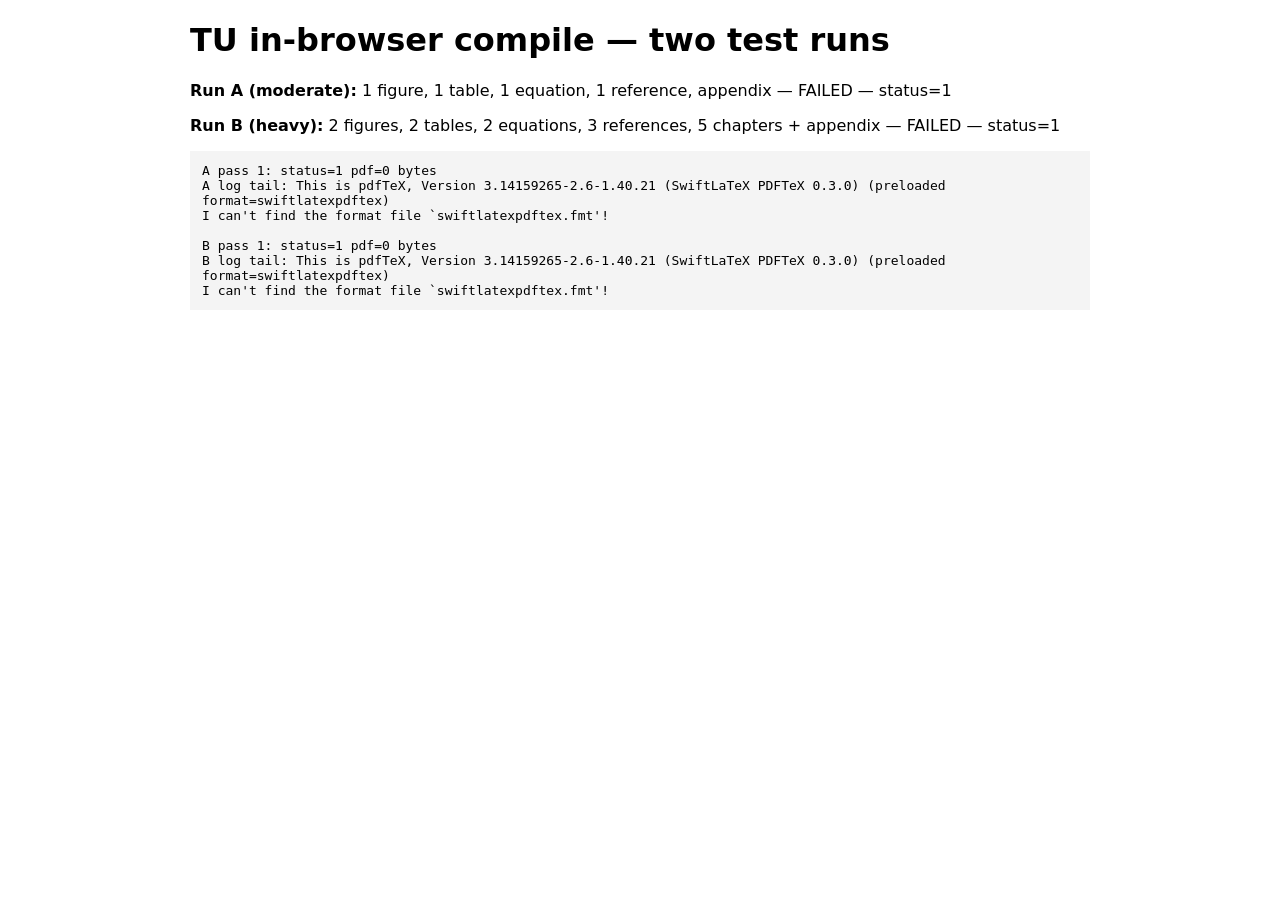
<file: pdf-prototype/proto-runs.html>
<!DOCTYPE html>
<html lang="en"><head><meta charset="utf-8">
<title>RUNS: waiting</title>
<style>body{font-family:system-ui,sans-serif;max-width:900px;margin:20px auto;padding:0 16px}pre{white-space:pre-wrap;background:#f4f4f4;padding:12px;max-height:300px;overflow:auto}.st{font-weight:bold}</style>
</head><body>
<h1>TU in-browser compile — two test runs</h1>
<p><span class="st">Run A (moderate):</span> 1 figure, 1 table, 1 equation, 1 reference, appendix — <span id="statusA">pending</span></p>
<p><span class="st">Run B (heavy):</span> 2 figures, 2 tables, 2 equations, 3 references, 5 chapters + appendix — <span id="statusB">pending</span></p>
<div id="downloadA"></div>
<div id="downloadB"></div>
<pre id="log"></pre>
<script src="PdfTeXEngine.js"></script>
<script src="runs-data.js"></script>
<script>
const $ = id => document.getElementById(id);
function b64ToBytes(b64) {
  const s = atob(b64), out = new Uint8Array(s.length);
  for (let i = 0; i < s.length; i++) out[i] = s.charCodeAt(i);
  return out;
}
function pdfStats(pdf) {
  const head = String.fromCharCode.apply(null, pdf.slice(0, 5));
  const text = Array.from(pdf, b => String.fromCharCode(b)).join("");
  const pages = (text.match(/\/Type\s*\/Page[^s]/g) || []).length;
  return { head, pages };
}
function offerDownload(el, pdf, filename) {
  const blob = new Blob([pdf], { type: "application/pdf" });
  const url = URL.createObjectURL(blob);
  $(el).innerHTML = '<a href="' + url + '" download="' + filename + '">Download ' + filename + '</a>';
}
async function runDoc(engine, label, writeFiles, mainFile) {
  writeFiles();
  engine.setEngineMainFile(mainFile);
  const report = [];
  let last = null;
  for (let pass = 1; pass <= 3; pass++) {
    last = await engine.compileLaTeX();
    report.push(label + " pass " + pass + ": status=" + last.status + " pdf=" + (last.pdf ? last.pdf.length : 0) + " bytes");
    if (last.status !== 0) break;
  }
  return { last, report };
}
(async () => {
  const logs = [];
  try {
    const engine = new PdfTeXEngine();
    await engine.loadEngine();
    engine.writeMemFSFile("TUthesis_2026.sty", window.RUNS_DATA.sty);

    $("statusA").textContent = "compiling…";
    engine.makeMemFSFolder("figures");
    const rA = await runDoc(engine, "A", () => {
      engine.writeMemFSFile("main.tex", window.RUNS_DATA.A.tex);
      engine.writeMemFSFile("references.bib", window.RUNS_DATA.A.bib);
      engine.writeMemFSFile("figures/fig1.png", b64ToBytes(window.RUNS_DATA.A.fig));
    }, "main.tex");
    logs.push(...rA.report);
    if (rA.last && rA.last.status === 0 && rA.last.pdf) {
      const s = pdfStats(rA.last.pdf);
      $("statusA").textContent = "COMPILED OK — " + rA.last.pdf.length + " bytes, header=" + s.head + ", est. pages=" + s.pages;
      offerDownload("downloadA", rA.last.pdf, "tu-test-run-A.pdf");
    } else {
      $("statusA").textContent = "FAILED — status=" + (rA.last ? rA.last.status : "none");
      logs.push("A log tail: " + (rA.last && rA.last.log ? rA.last.log.slice(-2000) : "(no log)"));
    }

    $("statusB").textContent = "compiling…";
    engine.makeMemFSFolder("figures2");
    const texB = window.RUNS_DATA.B.tex.replaceAll("figures/", "figures2/").replace("{references}", "{references2}");
    const rB = await runDoc(engine, "B", () => {
      engine.writeMemFSFile("thesis2.tex", texB);
      engine.writeMemFSFile("references2.bib", window.RUNS_DATA.B.bib);
      engine.writeMemFSFile("figures2/fig1.png", b64ToBytes(window.RUNS_DATA.B.fig1));
      engine.writeMemFSFile("figures2/fig2.png", b64ToBytes(window.RUNS_DATA.B.fig2));
    }, "thesis2.tex");
    logs.push(...rB.report);
    if (rB.last && rB.last.status === 0 && rB.last.pdf) {
      const s = pdfStats(rB.last.pdf);
      $("statusB").textContent = "COMPILED OK — " + rB.last.pdf.length + " bytes, header=" + s.head + ", est. pages=" + s.pages;
      offerDownload("downloadB", rB.last.pdf, "tu-test-run-B.pdf");
    } else {
      $("statusB").textContent = "FAILED — status=" + (rB.last ? rB.last.status : "none");
      logs.push("B log tail: " + (rB.last && rB.last.log ? rB.last.log.slice(-2000) : "(no log)"));
    }
    $("log").textContent = logs.join("\n");
    document.title = "RUNS: A=" + $("statusA").textContent.slice(0, 12) + " B=" + $("statusB").textContent.slice(0, 12);
    window.__RUNS_DONE__ = true;
  } catch (e) {
    $("log").textContent = "ERROR: " + (e && e.stack ? e.stack : e);
    document.title = "RUNS: ERROR";
    window.__RUNS_DONE__ = true;
  }
})();
</script>
</body></html>
</file>
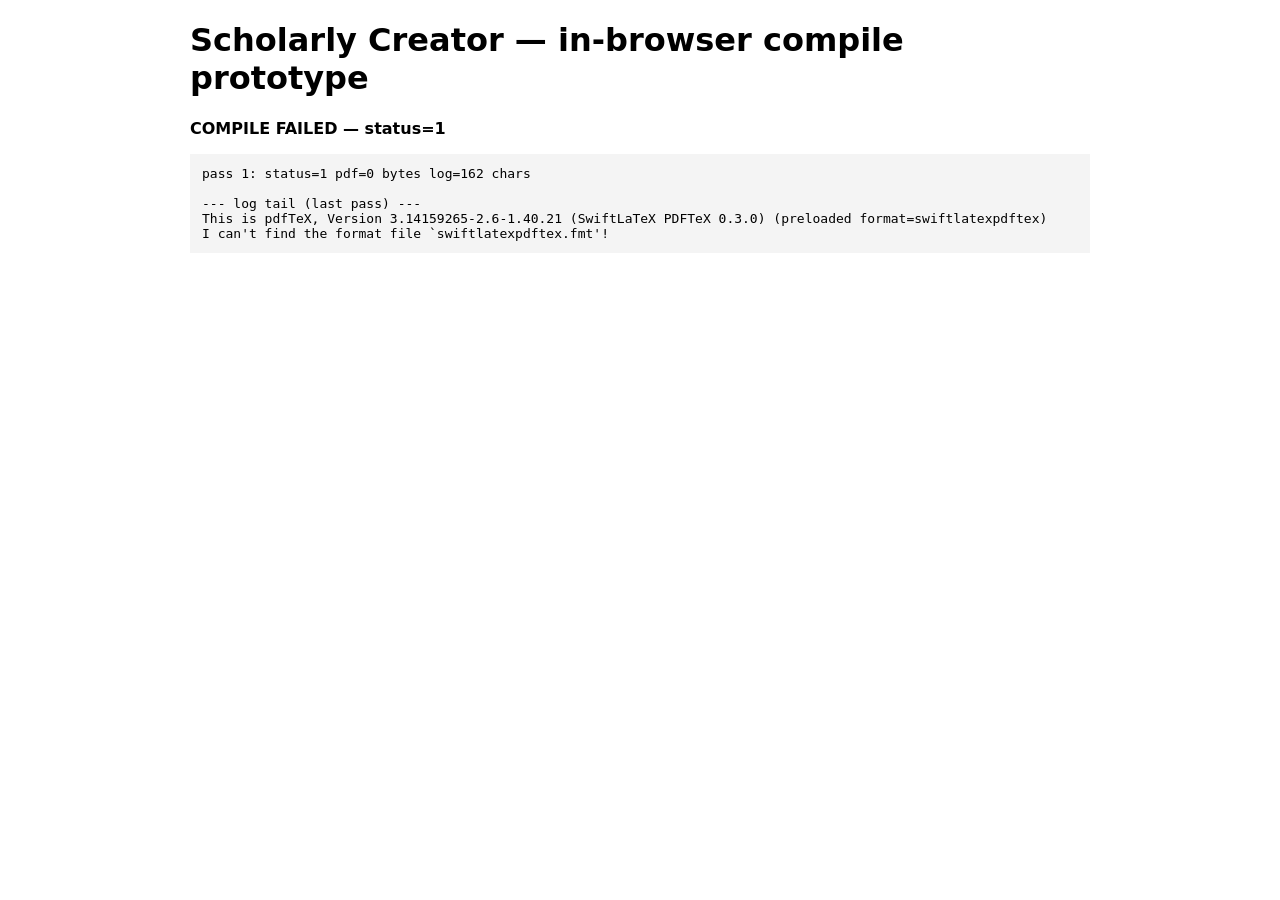
<file: pdf-prototype/proto-test.html>
<!DOCTYPE html>
<html lang="en"><head><meta charset="utf-8">
<title>PROTO: waiting</title>
<style>body{font-family:system-ui,sans-serif;max-width:900px;margin:20px auto;padding:0 16px}pre{white-space:pre-wrap;background:#f4f4f4;padding:12px;max-height:300px;overflow:auto}#status{font-weight:bold}</style>
</head><body>
<h1>Scholarly Creator — in-browser compile prototype</h1>
<p id="status">Loading engine…</p>
<p id="pdfinfo"></p>
<div id="download"></div>
<pre id="log"></pre>
<script src="PdfTeXEngine.js"></script>
<script src="proto-data.js"></script>
<script>
const $ = id => document.getElementById(id);
function b64ToBytes(b64) {
  const s = atob(b64), out = new Uint8Array(s.length);
  for (let i = 0; i < s.length; i++) out[i] = s.charCodeAt(i);
  return out;
}
(async () => {
  const report = [];
  try {
    const engine = new PdfTeXEngine();
    $("status").textContent = "Loading engine (wasm)…";
    await engine.loadEngine();
    $("status").textContent = "Engine ready. Writing project files…";
    engine.makeMemFSFolder("figures");
    engine.writeMemFSFile("main.tex", window.PROTO_DATA.mainTex);
    engine.writeMemFSFile("TUthesis_2026.sty", window.PROTO_DATA.sty);
    engine.writeMemFSFile("references.bib", window.PROTO_DATA.bib);
    engine.writeMemFSFile("figures/fig1.png", b64ToBytes(window.PROTO_FIG_B64));
    engine.setEngineMainFile("main.tex");
    let last = null;
    for (let pass = 1; pass <= 3; pass++) {
      $("status").textContent = "Compiling, pass " + pass + " of 3…";
      last = await engine.compileLaTeX();
      report.push("pass " + pass + ": status=" + last.status + " pdf=" + (last.pdf ? last.pdf.length : 0) + " bytes log=" + (last.log ? last.log.length : 0) + " chars");
      if (last.status !== 0) break;
    }
    $("log").textContent = report.join("\n") + "\n\n--- log tail (last pass) ---\n" + (last.log || "").slice(-3000);
    if (last && last.status === 0 && last.pdf) {
      const head = String.fromCharCode.apply(null, last.pdf.slice(0, 5));
      const text = Array.from(last.pdf, b => String.fromCharCode(b)).join("");
      const pages = (text.match(/\/Type\s*\/Page[^s]/g) || []).length;
      $("status").textContent = "COMPILED OK — " + last.pdf.length + " bytes, header=" + head + ", est. pages=" + pages;
      $("pdfinfo").textContent = report.join(" | ");
      const blob = new Blob([last.pdf], { type: "application/pdf" });
      const url = URL.createObjectURL(blob);
      $("download").innerHTML = '<a id="pdflink" href="' + url + '" download="tu-sample.pdf">Download PDF</a>';
      document.title = "PROTO: OK pdf=" + last.pdf.length + " pages=" + pages + " head=" + head;
      window.__PROTO_DONE__ = true;
      window.__PROTO_RESULT__ = { ok: true, bytes: last.pdf.length, pages, head, report };
    } else {
      $("status").textContent = "COMPILE FAILED — status=" + (last ? last.status : "none");
      document.title = "PROTO: FAIL status=" + (last ? last.status : "none");
      window.__PROTO_DONE__ = true;
      window.__PROTO_RESULT__ = { ok: false, status: last ? last.status : null, report };
    }
  } catch (e) {
    $("status").textContent = "ERROR: " + (e && e.message ? e.message : e);
    $("log").textContent = String(e && e.stack ? e.stack : e);
    document.title = "PROTO: ERROR " + (e && e.message ? e.message : e);
    window.__PROTO_DONE__ = true;
    window.__PROTO_RESULT__ = { ok: false, error: String(e) };
  }
})();
</script>
</body></html>
</file>
